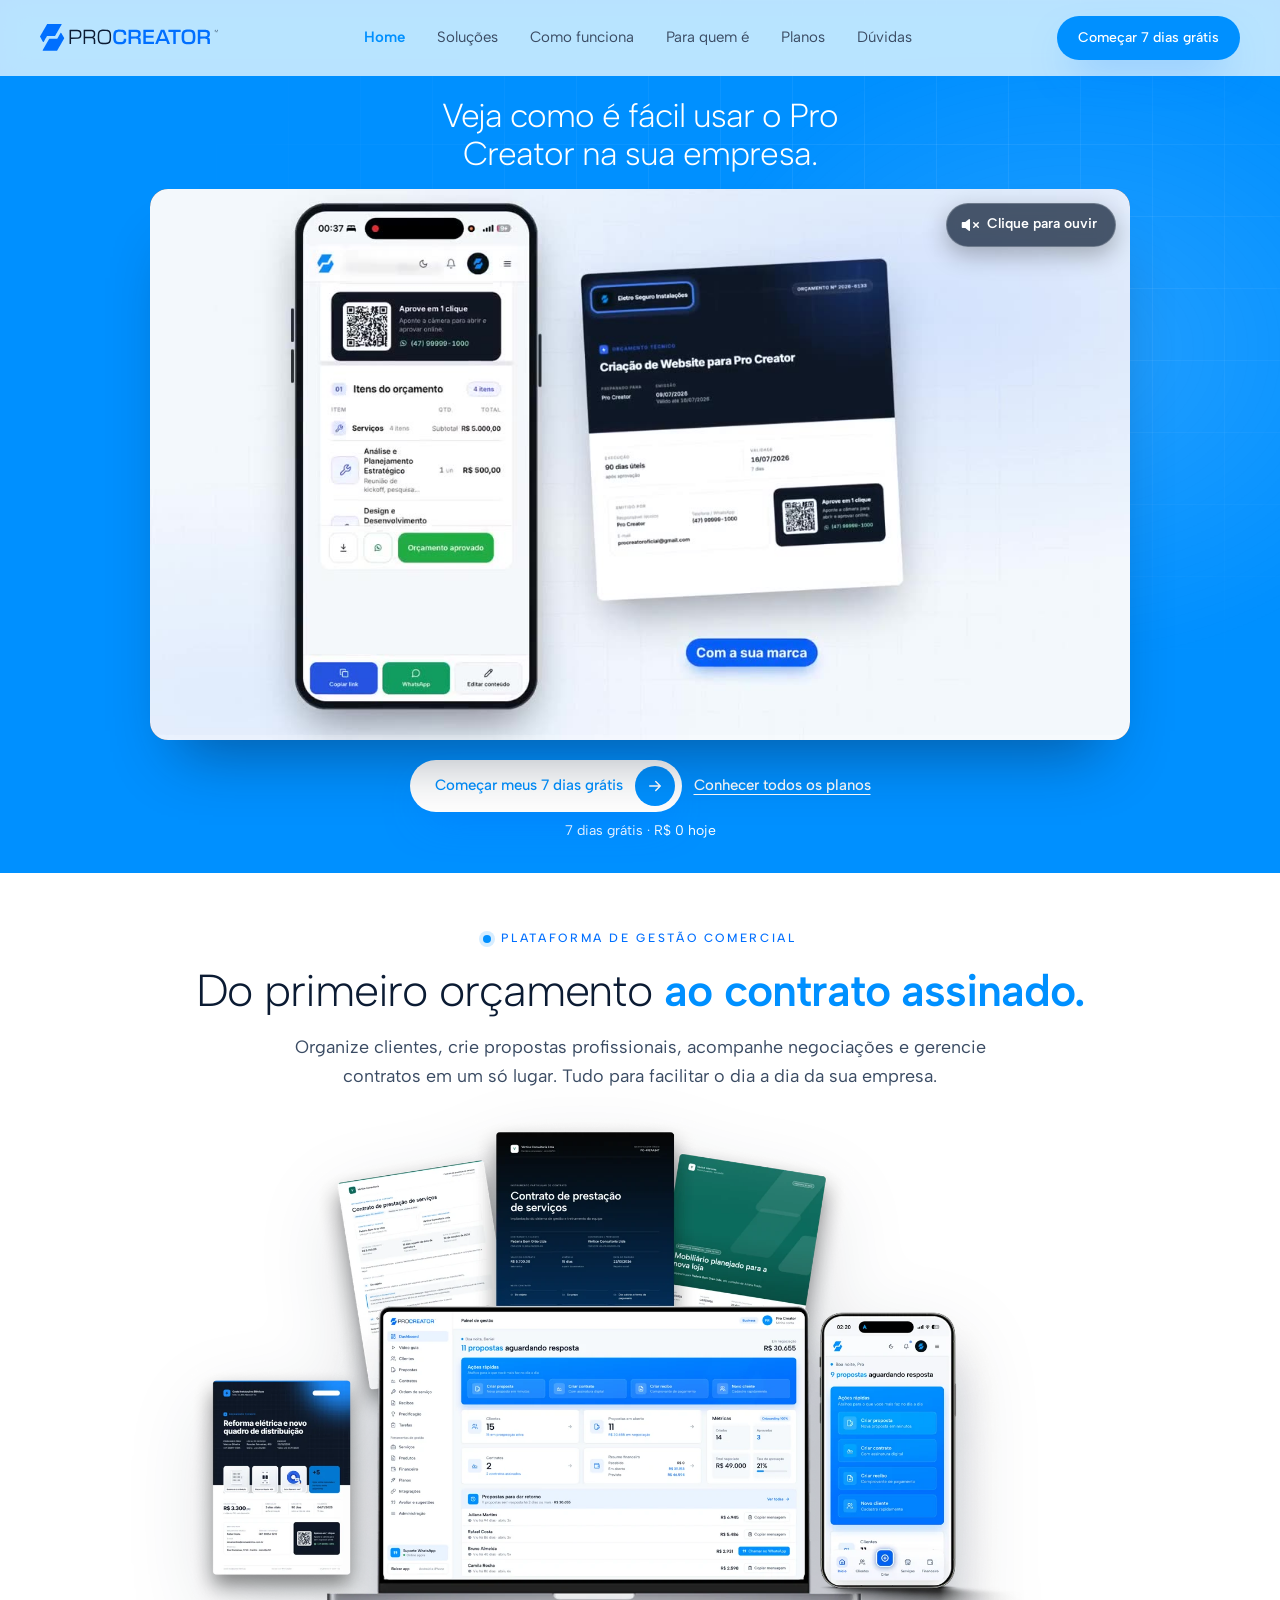
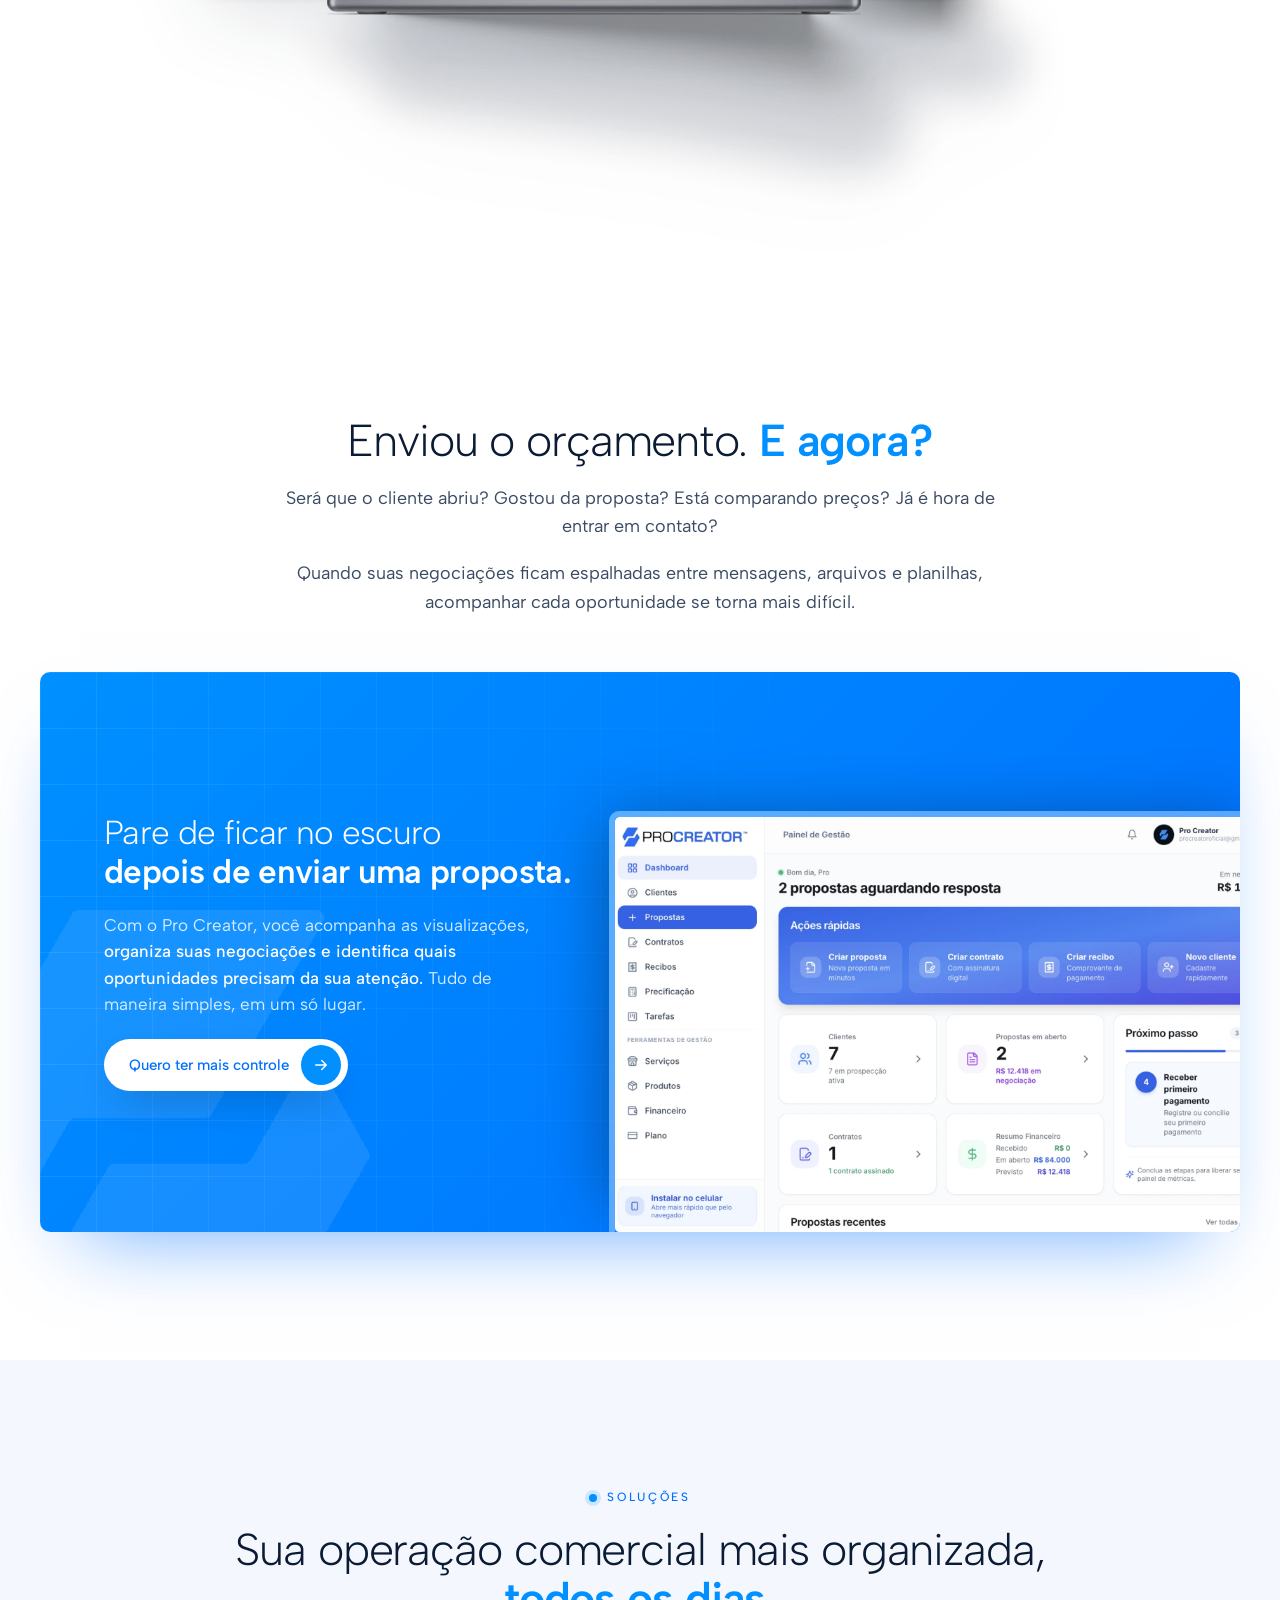
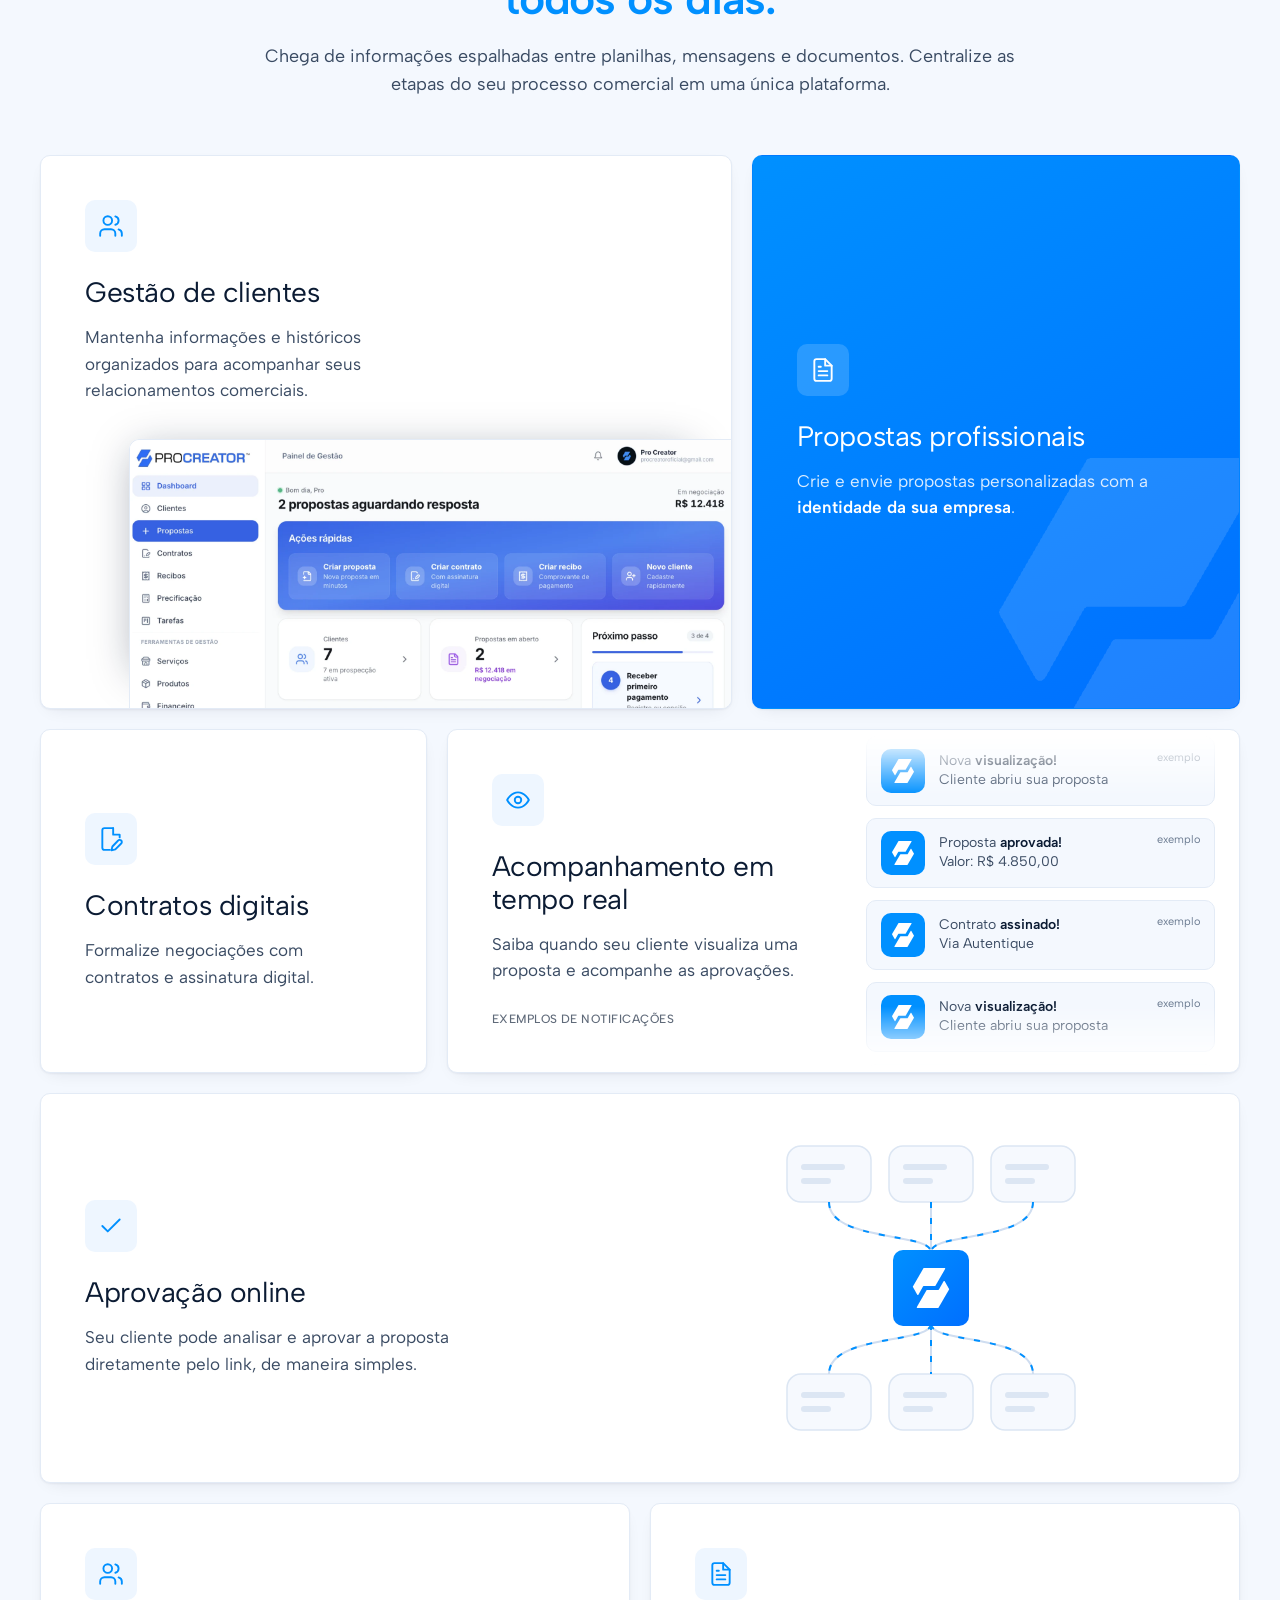
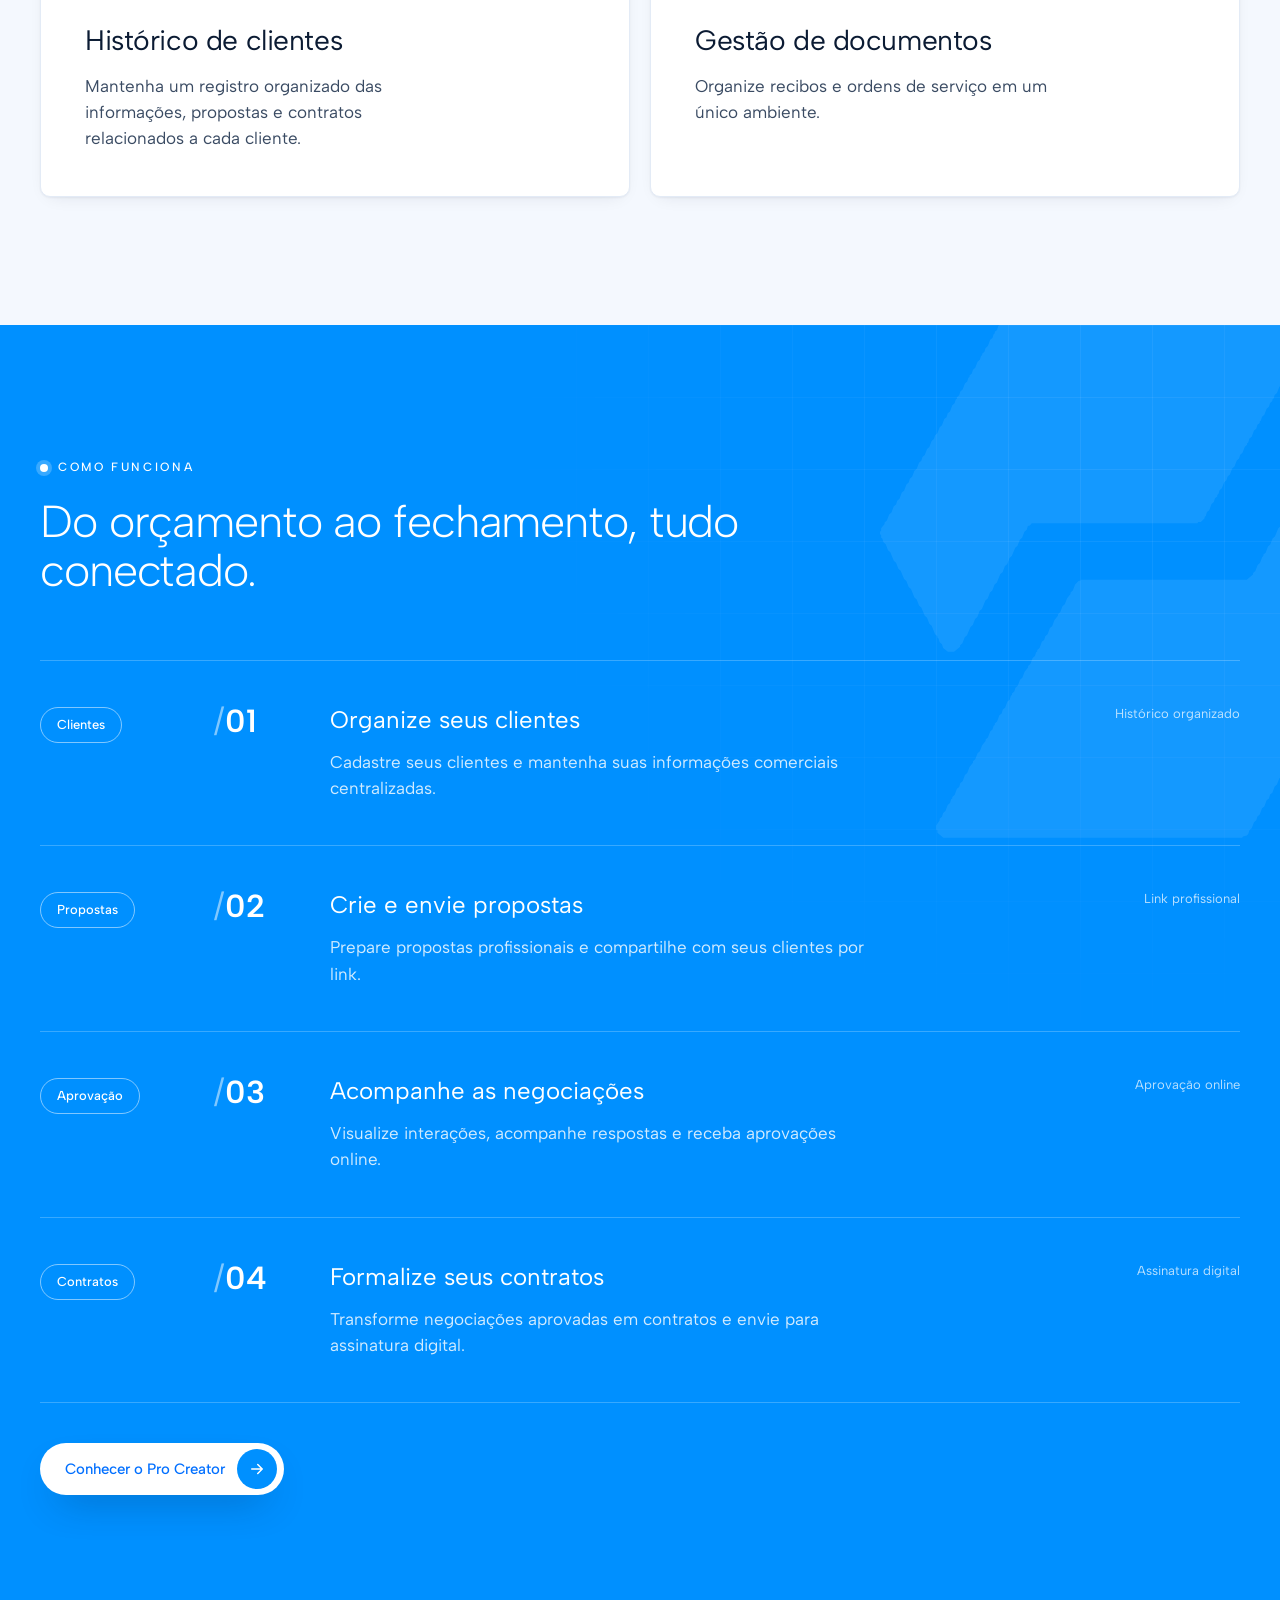
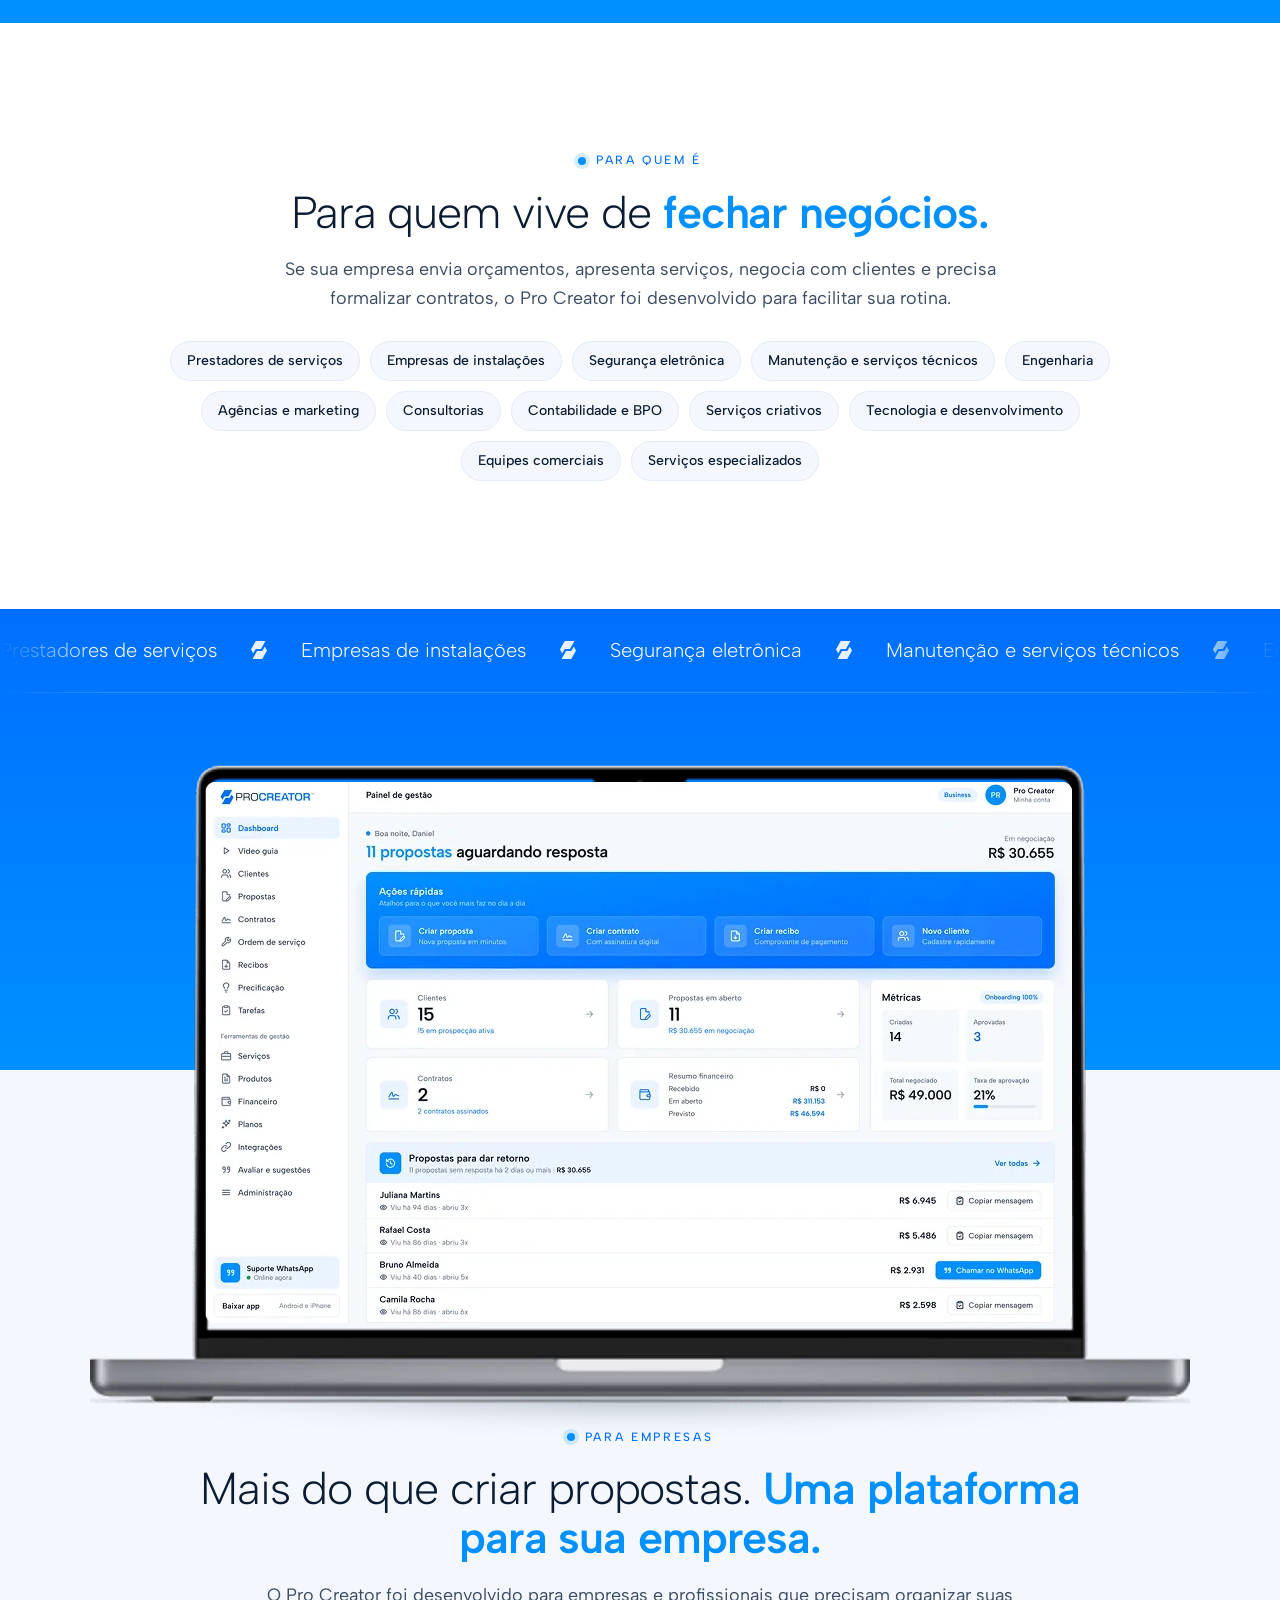
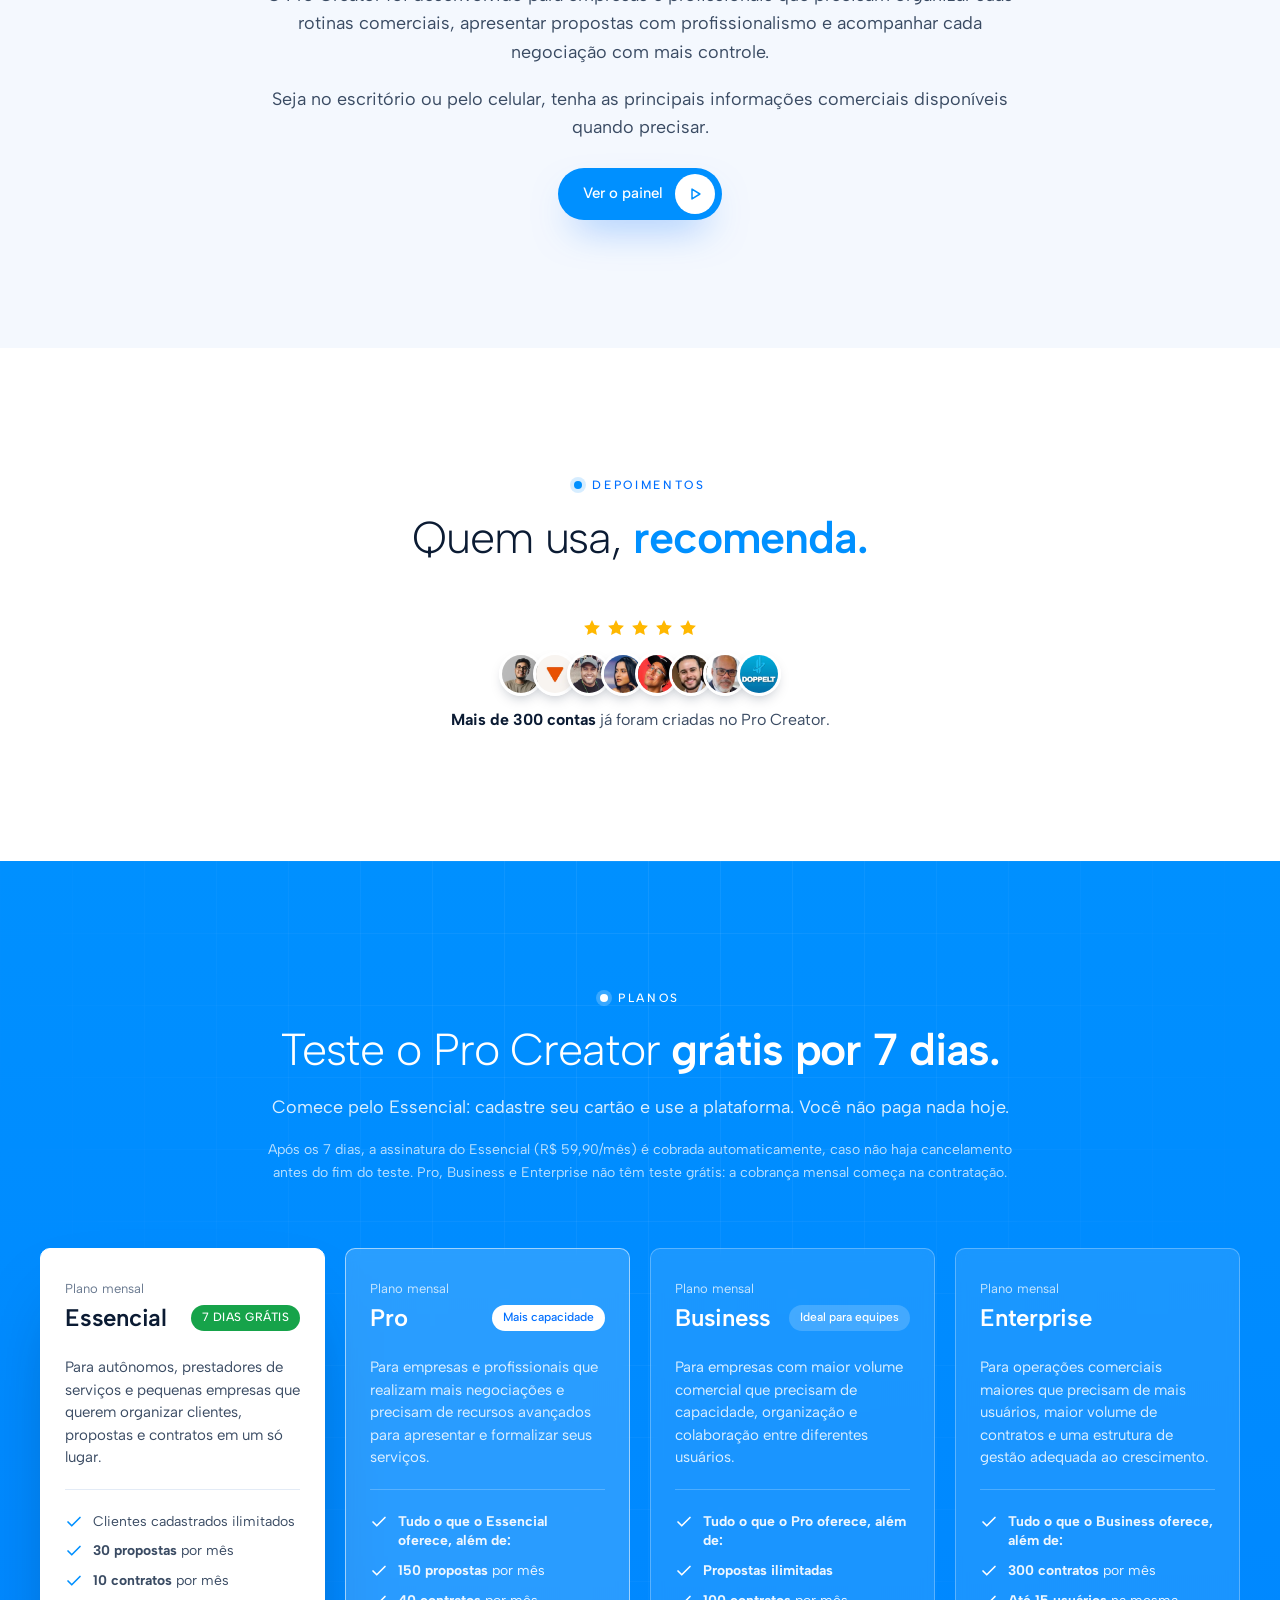
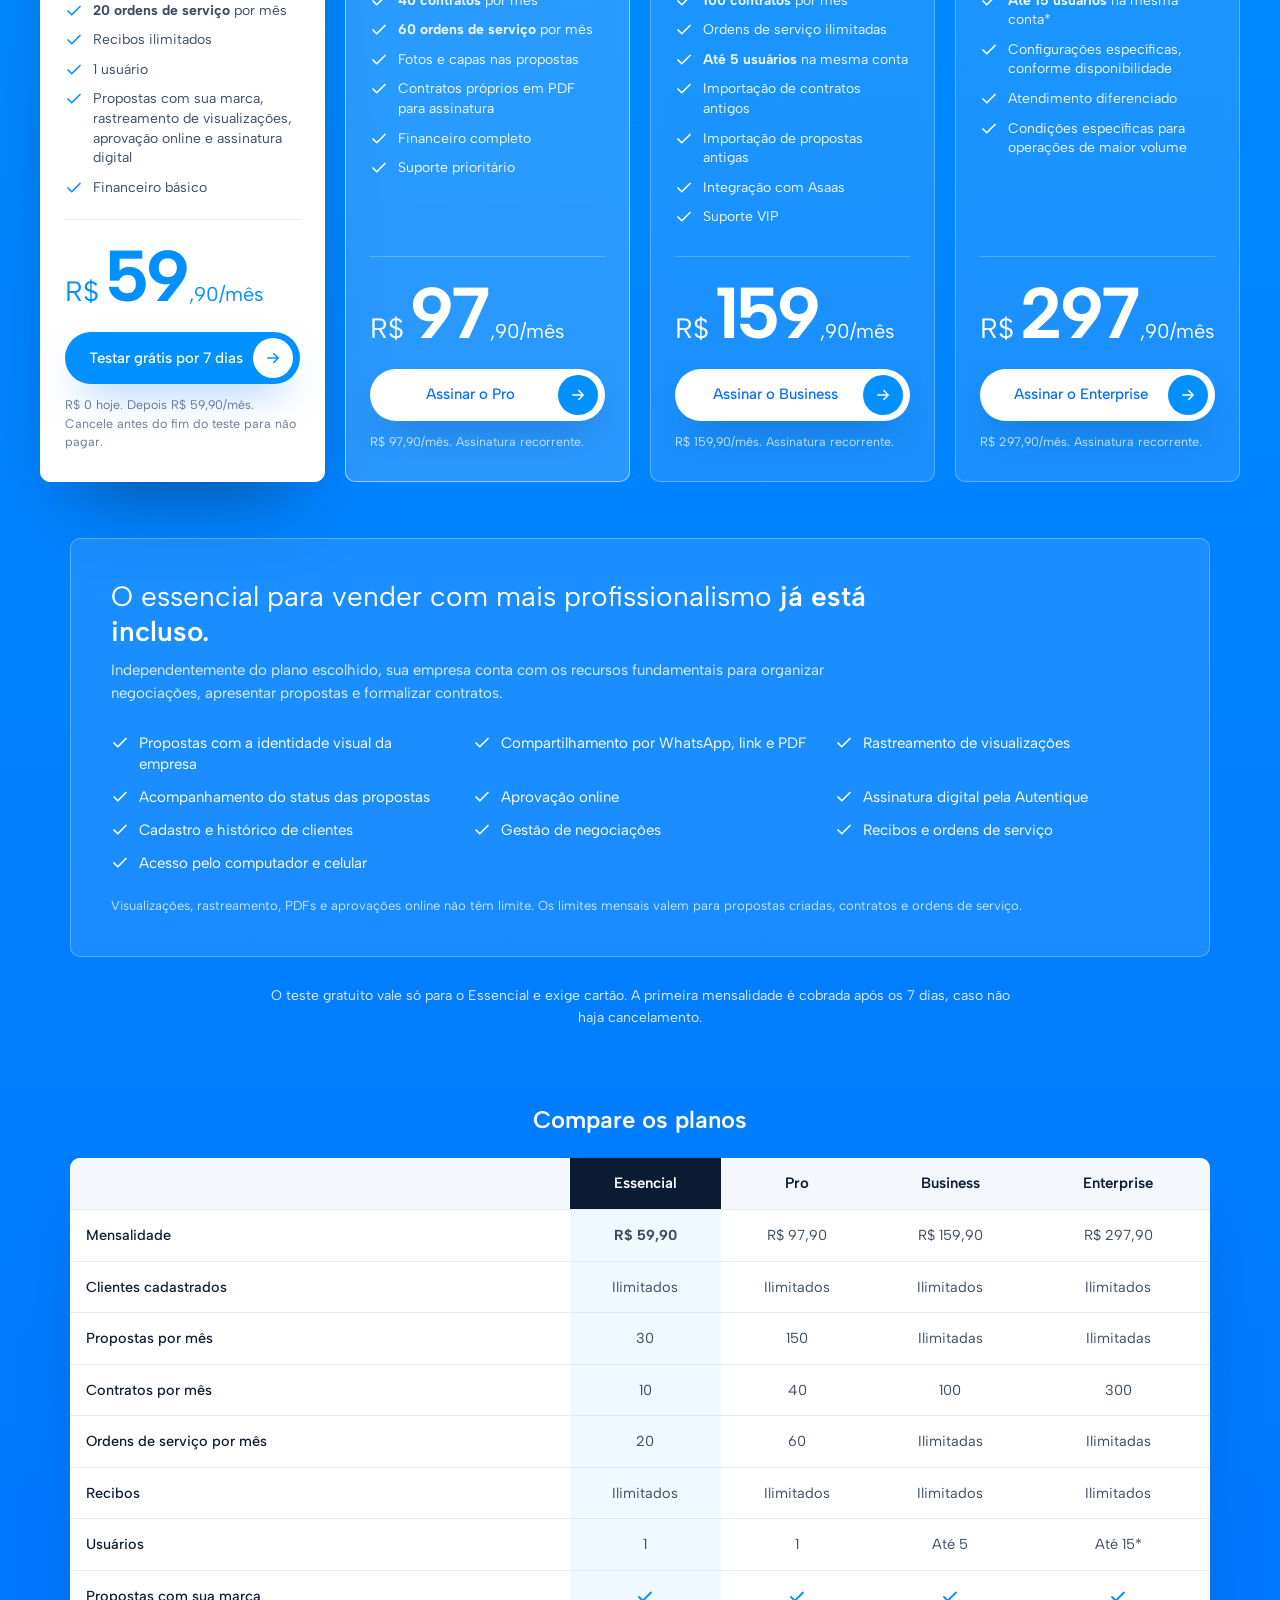
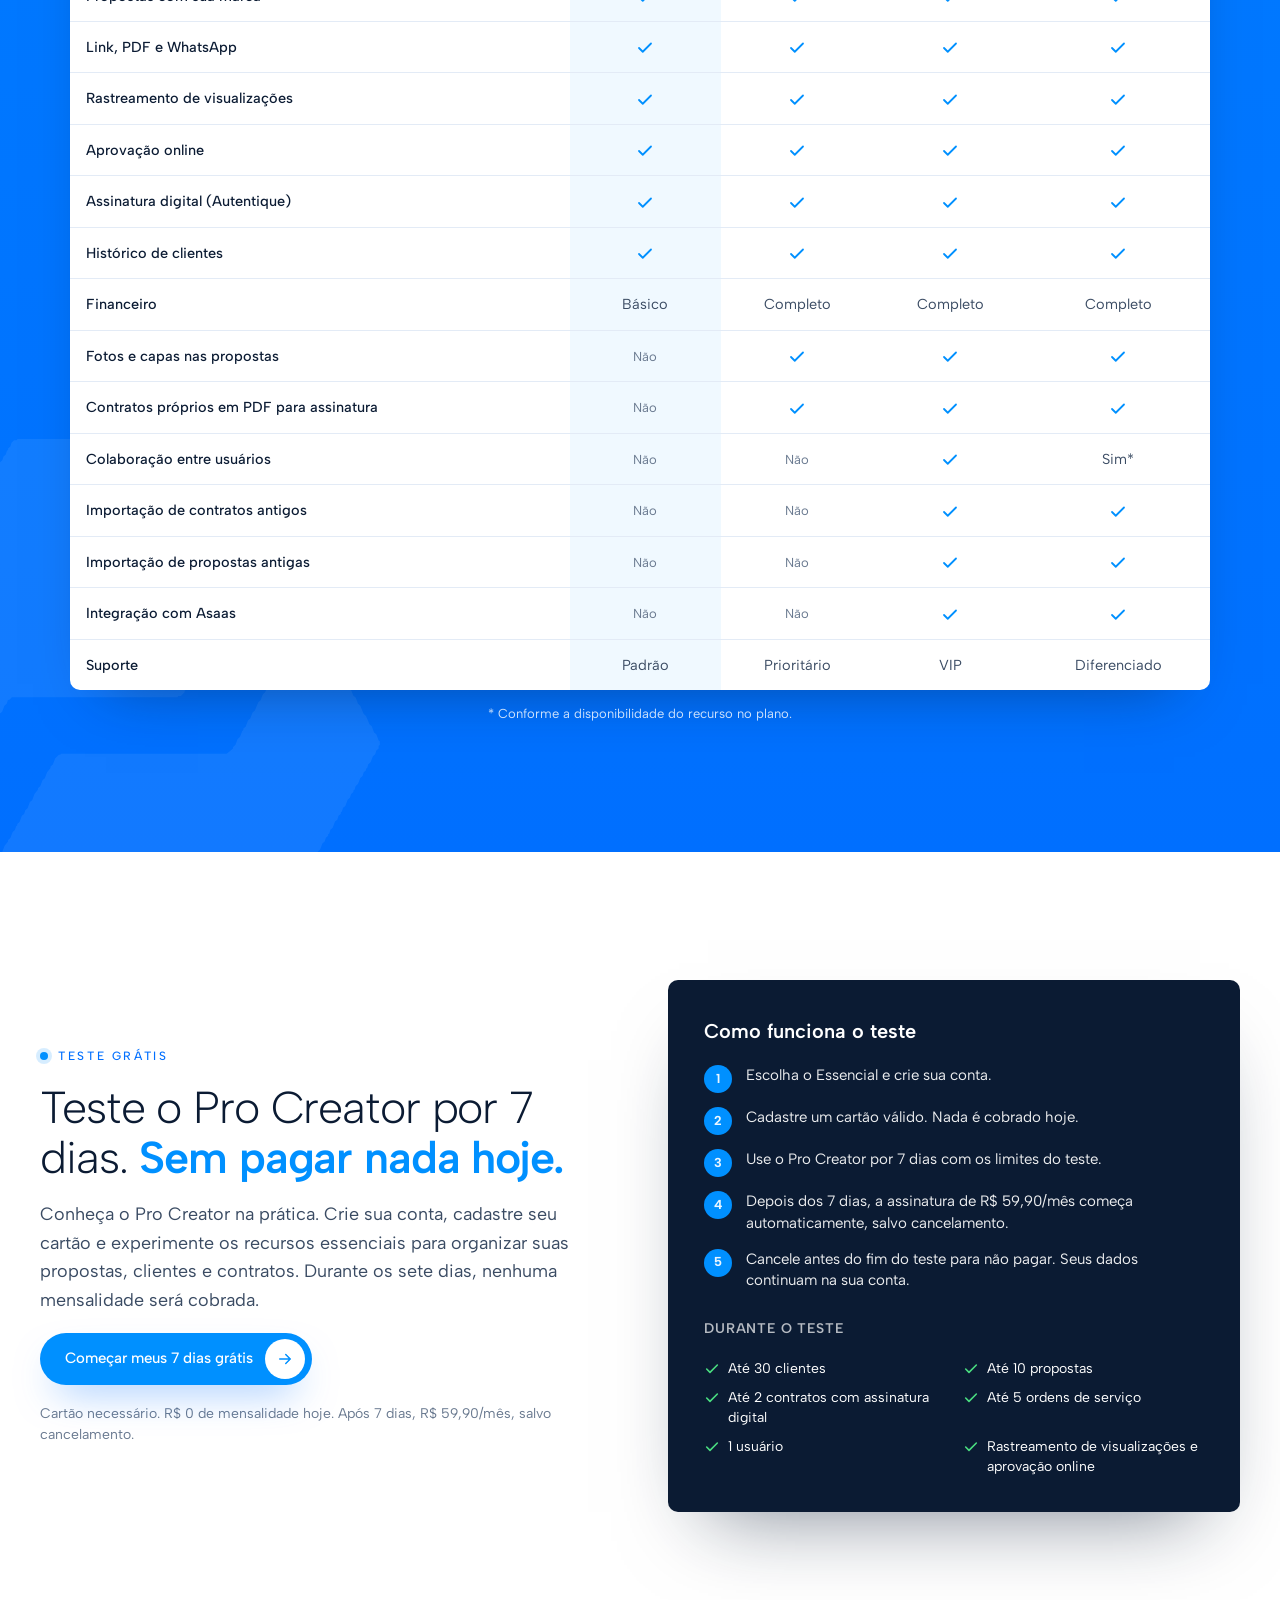
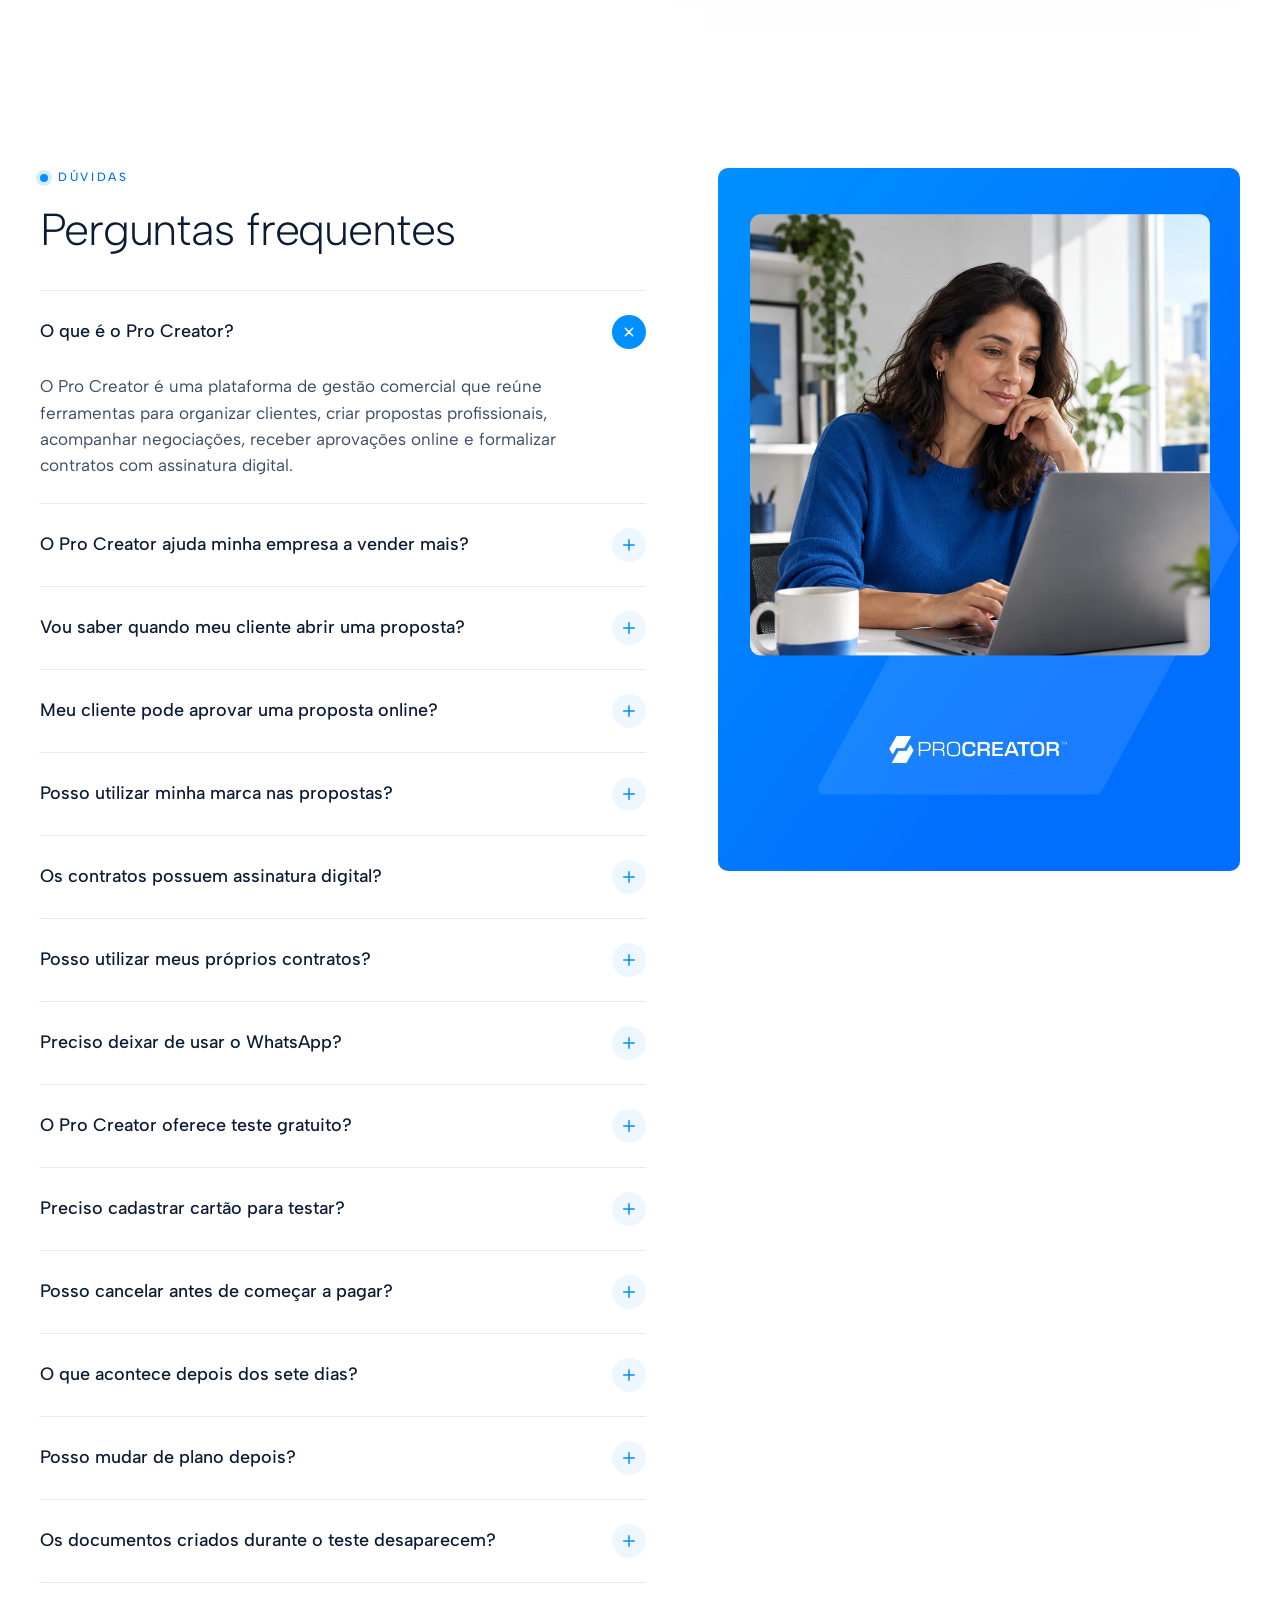
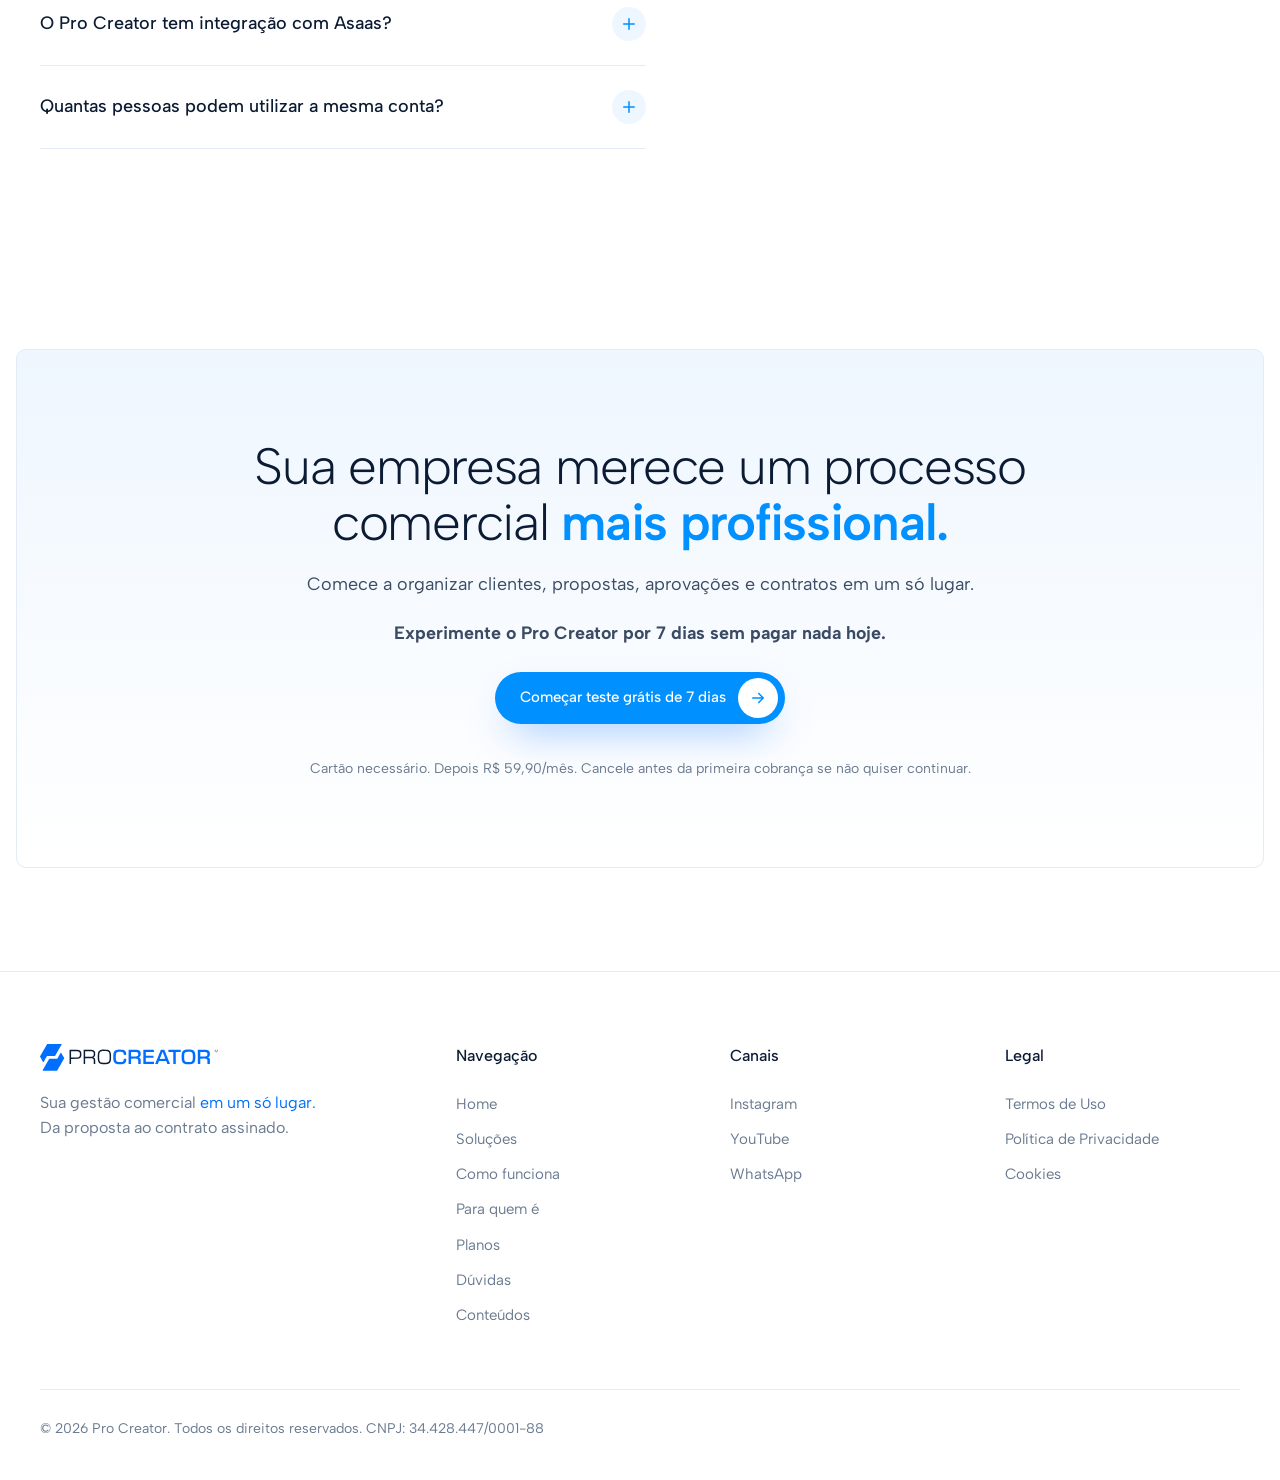
<file: index.html>
<!doctype html>
<html lang="pt-BR">
<head>
<meta name="robots" content="noindex, nofollow">
<meta charset="utf-8">
<meta name="viewport" content="width=device-width, initial-scale=1">
<title>Pro Creator | Propostas, contratos e assinatura digital</title>
<meta name="description" content="Sistema de gestão comercial: crie propostas e orçamentos, acompanhe aprovações e feche contratos com assinatura digital. Plataforma de gestão comercial: do primeiro orçamento ao contrato assinado. Teste o Essencial grátis por 7 dias.">
<meta name="google-site-verification" content="EQTBJFn6P7M4_oUG155E9_s67G8eYXeV-26ndWRN-9Y">
<link rel="canonical" href="https://procreator.com.br/">
<meta property="og:url" content="https://procreator.com.br/">
<meta property="og:site_name" content="Pro Creator">
<script type="application/ld+json">[{"@context": "https://schema.org", "@type": "WebSite", "name": "Pro Creator", "alternateName": ["ProCreator", "procreator.com.br"], "url": "https://procreator.com.br/", "inLanguage": "pt-BR"}, {"@context": "https://schema.org", "@type": "Organization", "name": "Pro Creator", "url": "https://procreator.com.br/", "logo": "https://procreator.com.br/assets/img/logo-icone.png", "sameAs": ["https://www.instagram.com/procreatoroficial/", "https://www.youtube.com/@ProCreatoroficial"]}, {"@context": "https://schema.org", "@type": "SoftwareApplication", "name": "Pro Creator", "applicationCategory": "BusinessApplication", "operatingSystem": "Web", "url": "https://procreator.com.br/", "description": "Organize clientes, crie propostas profissionais, acompanhe aprovações e formalize contratos com assinatura digital. Plataforma de gestão comercial: do primeiro orçamento ao contrato assinado. Teste o Essencial grátis por 7 dias.", "offers": [{"@type": "Offer", "name": "Essencial (mensal, 7 dias grátis)", "price": "59.90", "priceCurrency": "BRL"}, {"@type": "Offer", "name": "Pro (mensal)", "price": "97.90", "priceCurrency": "BRL"}, {"@type": "Offer", "name": "Business (mensal)", "price": "159.90", "priceCurrency": "BRL"}, {"@type": "Offer", "name": "Enterprise (mensal)", "price": "297.90", "priceCurrency": "BRL"}]}]</script>
<meta name="theme-color" content="#0090FF">
<meta property="og:type" content="website">
<meta property="og:locale" content="pt_BR">
<meta property="og:title" content="Pro Creator | Propostas, contratos e assinatura digital">
<meta property="og:description" content="Da proposta ao contrato assinado, em um só lugar. Teste grátis por 7 dias no plano Essencial.">
<meta property="og:image" content="https://procreator.com.br/assets/img/og-home.jpg">
<meta property="og:image:width" content="1200">
<meta property="og:image:height" content="630">
<meta property="og:image:alt" content="Pro Creator: sua gestão comercial em um só lugar. Da proposta ao contrato assinado.">
<meta name="twitter:card" content="summary_large_image">
<meta name="twitter:title" content="Pro Creator | Propostas, contratos e assinatura digital">
<meta name="twitter:description" content="Da proposta ao contrato assinado, em um só lugar. Teste grátis por 7 dias no plano Essencial.">
<meta name="twitter:image" content="https://procreator.com.br/assets/img/og-home.jpg">
<link rel="icon" type="image/png" href="assets/img/favicon.png">
<link rel="apple-touch-icon" href="assets/img/apple-touch-icon.png">
<link rel="preconnect" href="https://fonts.googleapis.com">
<link rel="preconnect" href="https://fonts.gstatic.com" crossorigin>
<link href="https://fonts.googleapis.com/css2?family=Albert+Sans:wght@300;400;500;600;700&display=swap" rel="stylesheet">
<link rel="preload" as="image" href="assets/img/mockup-procreator.webp">
<link rel="stylesheet" href="assets/css/style.css?v=20261107hero2">
<style>
#pc-loader{position:fixed;inset:0;z-index:10000;background:#fff;display:flex;align-items:center;justify-content:center;transition:opacity .35s ease,visibility .35s}
#pc-loader.done{opacity:0;visibility:hidden}
#pc-loader img{width:44px;height:auto;animation:pcspin .9s linear infinite}
@keyframes pcspin{to{transform:rotate(360deg)}}
@media (prefers-reduced-motion:reduce){#pc-loader img{animation:none}}
</style>
<noscript><style>#pc-loader{display:none}</style></noscript>
<script>document.documentElement.classList.add('js')</script>

<!-- Meta Pixel (Pro Creator) -->
<script>
!function(f,b,e,v,n,t,s){if(f.fbq)return;n=f.fbq=function(){n.callMethod?n.callMethod.apply(n,arguments):n.queue.push(arguments)};if(!f._fbq)f._fbq=n;n.push=n;n.loaded=!0;n.version='2.0';n.queue=[];t=b.createElement(e);t.async=!0;t.src=v;s=b.getElementsByTagName(e)[0];s.parentNode.insertBefore(t,s)}(window,document,'script','https://connect.facebook.net/en_US/fbevents.js');
fbq('init','912571467763616');fbq('track','PageView');
</script>
<noscript><img height="1" width="1" style="display:none" alt="" src="https://www.facebook.com/tr?id=912571467763616&ev=PageView&noscript=1"></noscript>
<!-- Microsoft Clarity -->
<script type="text/javascript">
    (function(c,l,a,r,i,t,y){
        c[a]=c[a]||function(){(c[a].q=c[a].q||[]).push(arguments)};
        t=l.createElement(r);t.async=1;t.src="https://www.clarity.ms/tag/"+i;
        y=l.getElementsByTagName(r)[0];y.parentNode.insertBefore(t,y);
    })(window, document, "clarity", "script", "ymf9uyrxub");
</script>
<!-- Pro Creator Analytics -->
<script src="https://procreator.app.br/pc-track.js" data-site="pcs_486d0abb95674caa" data-key="phc_qgMZm2yoKrikoGFcP8EuNFkKKvJFtFn4U3MuxDCo4K94" data-region="us" defer></script>
<link rel="preconnect" href="https://buy.stripe.com"><link rel="preconnect" href="https://js.stripe.com"><link rel="dns-prefetch" href="https://m.stripe.network">
</head>
<body>
<div id="pc-loader" aria-hidden="true"><img src="assets/img/simbolo.svg" alt="" width="44" height="48"></div>
<script>(function(){var l=document.getElementById("pc-loader");function h(){if(l)l.classList.add("done")}if(document.readyState!=="loading")h();else document.addEventListener("DOMContentLoaded",h);setTimeout(h,1200)})();</script>

<!-- Ícones -->
<svg width="0" height="0" style="position:absolute" aria-hidden="true">
  <symbol id="i-arrow" viewBox="0 0 24 24"><path d="M5 12h14M13 6l6 6-6 6"/></symbol>
  <symbol id="i-check" viewBox="0 0 24 24"><path d="M20 6 9 17l-5-5"/></symbol>
  <symbol id="i-plus" viewBox="0 0 24 24"><path d="M12 5v14M5 12h14"/></symbol>
  <symbol id="i-menu" viewBox="0 0 24 24"><path d="M4 7h16M4 12h16M4 17h16"/></symbol>
  <symbol id="i-play" viewBox="0 0 24 24"><path d="M8 5.5v13l10.5-6.5z"/></symbol>
  <symbol id="i-eye" viewBox="0 0 24 24"><path d="M2 12s3.5-7 10-7 10 7 10 7-3.5 7-10 7S2 12 2 12z"/><circle cx="12" cy="12" r="3"/></symbol>
  <symbol id="i-users" viewBox="0 0 24 24"><path d="M16 21v-2a4 4 0 0 0-4-4H6a4 4 0 0 0-4 4v2"/><circle cx="9" cy="7" r="4"/><path d="M22 21v-2a4 4 0 0 0-3-3.87M16 3.13a4 4 0 0 1 0 7.75"/></symbol>
  <symbol id="i-file" viewBox="0 0 24 24"><path d="M14 2H6a2 2 0 0 0-2 2v16a2 2 0 0 0 2 2h12a2 2 0 0 0 2-2V8z"/><path d="M14 2v6h6M16 13H8M16 17H8M10 9H8"/></symbol>
  <symbol id="i-file-sign" viewBox="0 0 24 24"><path d="M14 2H6a2 2 0 0 0-2 2v16a2 2 0 0 0 2 2h5"/><path d="M14 2v6h6M20 8v2.5"/><path d="M18.4 13.6a2 2 0 1 1 2.8 2.8L16 21.6l-3.6.9.9-3.6z"/></symbol>
  <symbol id="i-file-down" viewBox="0 0 24 24"><path d="M14 2H6a2 2 0 0 0-2 2v16a2 2 0 0 0 2 2h12a2 2 0 0 0 2-2V8z"/><path d="M14 2v6h6M12 12v6M9 15l3 3 3-3"/></symbol>
  <symbol id="i-sparkles" viewBox="0 0 24 24"><path d="M12 3l1.9 5.1L19 10l-5.1 1.9L12 17l-1.9-5.1L5 10l5.1-1.9z"/><path d="M19 3v4M21 5h-4M5 17v4M7 19H3"/></symbol>
  <symbol id="i-clipboard" viewBox="0 0 24 24"><rect x="8" y="2" width="8" height="4" rx="1"/><path d="M16 4h2a2 2 0 0 1 2 2v14a2 2 0 0 1-2 2H6a2 2 0 0 1-2-2V6a2 2 0 0 1 2-2h2"/><path d="m9 14 2 2 4-4"/></symbol>
  <symbol id="i-briefcase" viewBox="0 0 24 24"><rect x="2" y="7" width="20" height="14" rx="2"/><path d="M16 7V5a2 2 0 0 0-2-2h-4a2 2 0 0 0-2 2v2M2 13h20"/></symbol>
  <symbol id="i-pen-tool" viewBox="0 0 24 24"><path d="m12 19 7-7 3 3-7 7z"/><path d="m18 13-1.5-7.5L2 2l3.5 14.5L13 18z"/><path d="m2 2 7.6 7.6"/><circle cx="11" cy="11" r="2"/></symbol>
  <symbol id="i-wrench" viewBox="0 0 24 24"><path d="M14.7 6.3a1 1 0 0 0 0 1.4l1.6 1.6a1 1 0 0 0 1.4 0l3.77-3.77a6 6 0 0 1-7.94 7.94l-6.91 6.91a2.12 2.12 0 0 1-3-3l6.91-6.91a6 6 0 0 1 7.94-7.94z"/></symbol>
  <symbol id="i-bulb" viewBox="0 0 24 24"><path d="M9 18h6M10 22h4"/><path d="M15.1 14c.2-1 .7-1.7 1.4-2.5A4.6 4.6 0 0 0 18 8 6 6 0 0 0 6 8c0 1 .2 2.2 1.5 3.5.7.7 1.3 1.5 1.4 2.5"/></symbol>
  <symbol id="i-pen" viewBox="0 0 24 24"><path d="M12 20h9"/><path d="M16.5 3.5a2.12 2.12 0 0 1 3 3L7 19l-4 1 1-4z"/></symbol>
  <symbol id="i-wallet" viewBox="0 0 24 24"><path d="M19 7V4a1 1 0 0 0-1-1H5a2 2 0 0 0 0 4h15a1 1 0 0 1 1 1v4h-3a2 2 0 0 0 0 4h3a1 1 0 0 0 1-1v-2a1 1 0 0 0-1-1"/><path d="M3 5v14a2 2 0 0 0 2 2h15a1 1 0 0 0 1-1v-4"/></symbol>
  <symbol id="i-layout" viewBox="0 0 24 24"><rect x="3" y="3" width="7" height="9" rx="1.5"/><rect x="14" y="3" width="7" height="5" rx="1.5"/><rect x="14" y="12" width="7" height="9" rx="1.5"/><rect x="3" y="16" width="7" height="5" rx="1.5"/></symbol>
  <symbol id="i-link" viewBox="0 0 24 24"><path d="M10 13a5 5 0 0 0 7.54.54l3-3a5 5 0 0 0-7.07-7.07l-1.72 1.71"/><path d="M14 11a5 5 0 0 0-7.54-.54l-3 3a5 5 0 0 0 7.07 7.07l1.71-1.71"/></symbol>
  <symbol id="i-signature" viewBox="0 0 24 24"><path d="M3 16c2.5-2.5 3.5-8 5.5-8S9.5 15 11.5 15s2-3 4-3 2 2 5.5 2"/><path d="M3 20h18"/></symbol>
  <symbol id="i-history" viewBox="0 0 24 24"><path d="M3 12a9 9 0 1 0 3-6.7L3 8"/><path d="M3 3v5h5M12 7v5l3.5 2"/></symbol>
  <symbol id="i-lock" viewBox="0 0 24 24"><rect x="5" y="11" width="14" height="10" rx="2"/><path d="M8 11V7a4 4 0 0 1 8 0v4"/></symbol>
  <symbol id="i-quote" viewBox="0 0 24 24"><path d="M10 11H6a1 1 0 0 1-1-1V7a1 1 0 0 1 1-1h3a1 1 0 0 1 1 1v6c0 3-1.5 4.5-4 5M20 11h-4a1 1 0 0 1-1-1V7a1 1 0 0 1 1-1h3a1 1 0 0 1 1 1v6c0 3-1.5 4.5-4 5"/></symbol>
</svg>

<header class="header" id="topo">
  <div class="container">
    <a class="brand" href="#inicio" aria-label="Pro Creator, início"><img src="assets/img/logo-procreator.svg" alt="Pro Creator" width="178" height="27"></a>
    <nav class="nav" aria-label="Principal">
      <a href="#inicio" class="is-active">Home</a>
      <a href="#solucoes">Soluções</a>
      <a href="#como-funciona">Como funciona</a>
      <a href="/para-quem-e/">Para quem é</a>
      <a href="/planos/">Planos</a>
      <a href="#duvidas">Dúvidas</a>
    </nav>
    <div class="header-cta">
      <a class="btn btn-primary btn-sm" data-checkout data-plan="essencial" data-value="59.90" href="https://buy.stripe.com/cNiaEXf2n9af7QYevH2Nq03" target="_blank" rel="noopener noreferrer">Começar 7 dias grátis</a>
      <button class="menu-toggle" type="button" aria-expanded="false" aria-controls="mobile-nav" aria-label="Abrir menu"><svg class="icon"><use href="#i-menu"/></svg></button>
    </div>
  </div>
</header>
<nav class="mobile-nav" id="mobile-nav" aria-label="Menu mobile">
  <a href="#inicio">Home</a>
  <a href="#solucoes">Soluções</a>
  <a href="#como-funciona">Como funciona</a>
  <a href="/para-quem-e/">Para quem é</a>
  <a href="/planos/">Planos</a>
  <a href="#duvidas">Dúvidas</a>
  <a class="btn btn-primary" data-checkout data-plan="essencial" data-value="59.90" href="https://buy.stripe.com/cNiaEXf2n9af7QYevH2Nq03" target="_blank" rel="noopener noreferrer">Começar 7 dias grátis <span class="btn-arrow"><svg class="icon"><use href="#i-arrow"/></svg></span></a>
</nav>

<main>

  <!-- HERO -->
  <section class="hero hero-v" id="inicio">
    <div class="container hero-split">
      <div class="hs-copy">
        <h1 class="h1 hv-title">Veja como é fácil usar o Pro Creator na sua empresa.</h1>
        <div class="hero-video hs-video" id="vsl" data-vsl>
          <video data-vsl-video src="assets/video/vsl-trial.mp4?v=20261107" poster="assets/img/vsl-trial-capa.jpg?v=20261107" autoplay muted loop playsinline preload="metadata" fetchpriority="high" aria-label="Demonstração do Pro Creator"></video>
          <button type="button" data-vsl-unmute class="vsl-unmute" aria-label="Ativar o som do vídeo">
            <svg width="18" height="18" viewBox="0 0 24 24" fill="none" stroke="currentColor" stroke-width="2" stroke-linecap="round" stroke-linejoin="round" aria-hidden="true"><path d="M11 5L6 9H2v6h4l5 4V5z" fill="currentColor"/><line x1="23" y1="9" x2="17" y2="15"/><line x1="17" y1="9" x2="23" y2="15"/></svg>
            <span class="vsl-unmute-t">Toque para ouvir</span><span class="vsl-unmute-d">Clique para ouvir</span>
          </button>
          <span data-vsl-play class="vsl-play" hidden aria-hidden="true"><svg width="30" height="30" viewBox="0 0 24 24" aria-hidden="true"><path d="M8 5.5v13l11-6.5z" fill="#fff"/></svg></span>
          <span class="vsl-bar" aria-hidden="true"><span data-vsl-progress></span></span>
        </div>
        <div class="hero-actions">
          <a class="btn btn-primary btn-nowrap" data-checkout data-plan="essencial" data-value="59.90" href="https://buy.stripe.com/cNiaEXf2n9af7QYevH2Nq03" target="_blank" rel="noopener noreferrer">Começar meus 7 dias grátis <span class="btn-arrow"><svg class="icon"><use href="#i-arrow"/></svg></span></a>
          <a class="btn btn-ghost-light btn-hero2" href="#planos">Conhecer todos os planos</a>
        </div>
        <p class="microcopy hs-cond">7 dias grátis · R$ 0 hoje</p>
      </div>
    </div>
  </section>

  <!-- PLATAFORMA (mockup) -->
  <section class="section hero-mock-sec" aria-label="Pro Creator no computador e no celular">
    <div class="container">
      <div class="section-head" data-reveal>
        <span class="eyebrow">Plataforma de gestão comercial</span>
        <h2 class="h2">Do primeiro orçamento <strong>ao contrato assinado.</strong></h2>
        <p class="lead">Organize clientes, crie propostas profissionais, acompanhe negociações e gerencie contratos em um só lugar. Tudo para facilitar o dia a dia da sua empresa.</p>
      </div>
      <img class="hs-mockup" src="assets/img/mockup-home.webp?v=1" alt="Dashboard do Pro Creator com prévias de uma proposta comercial e de um contrato para assinatura." width="1600" height="1269" loading="lazy" decoding="async">
    </div>
  </section>

  <!-- MOCKUP -->
  <section class="mockup-band hs-hide-mob" aria-label="Pro Creator no notebook e no celular">
    <div class="container">
      <img class="mockup-band-img" loading="lazy" decoding="async" src="assets/img/painel-notebook.webp?v=2" alt="Pro Creator funcionando no notebook" width="1100" height="639">
    </div>
  </section>

  <!-- DOR -->
  <section class="section overview" id="visao-geral">
    <div class="container">
      <div class="section-head" data-reveal>
        <h2 class="h2">Enviou o orçamento. <strong class="nowrap">E agora?</strong></h2>
        <p class="lead">Será que o cliente abriu? Gostou da proposta? Está comparando preços? Já é hora de entrar em contato?</p>
        <p class="lead">Quando suas negociações ficam espalhadas entre mensagens, arquivos e planilhas, acompanhar cada oportunidade se torna mais difícil.</p>
      </div>
      <div class="demo" data-reveal>
        <img class="demo-mark" src="assets/img/simbolo-branco.svg" alt="" aria-hidden="true">
        <div class="demo-copy">
          <h3>Pare de ficar no escuro <strong>depois de enviar uma proposta.</strong></h3>
          <p>Com o Pro Creator, você acompanha as visualizações, <strong>organiza suas negociações e identifica quais oportunidades precisam da sua atenção.</strong> Tudo de maneira simples, em um só lugar.</p>
          <a class="btn btn-white" href="#planos">Quero ter mais controle <span class="btn-arrow"><svg class="icon"><use href="#i-arrow"/></svg></span></a>
        </div>
        <div class="demo-media">
          <img src="assets/img/tela-dashboard.webp" alt="Painel de gestão do Pro Creator com propostas aguardando resposta" width="1894" height="1184" loading="lazy">
        </div>
      </div>
    </div>
  </section>


  <!-- SOLUÇÕES -->
  <section class="section solutions" id="solucoes">
    <div class="container">
      <div class="section-head" data-reveal>
        <span class="eyebrow">Soluções</span>
        <h2 class="h2">Sua operação comercial mais organizada, <strong>todos os dias.</strong></h2>
        <p class="lead">Chega de informações espalhadas entre planilhas, mensagens e documentos. Centralize as etapas do seu processo comercial em uma única plataforma.</p>
      </div>

      <div class="bento">
        <article class="card span-7" data-reveal>
          <span class="tile"><svg class="icon"><use href="#i-users"/></svg></span>
          <h3>Gestão de clientes</h3>
          <p>Mantenha informações e históricos organizados para acompanhar seus relacionamentos comerciais.</p>
          <div class="card-media"><img src="assets/img/tela-dashboard.webp" alt="Tela de gestão de clientes do Pro Creator" width="1894" height="1184" loading="lazy"></div>
        </article>

        <article class="card card-blue span-5" data-reveal>
          <img class="card-mark" src="assets/img/simbolo-branco.svg" alt="" aria-hidden="true">
          <span class="tile"><svg class="icon"><use href="#i-file"/></svg></span>
          <h3>Propostas profissionais</h3>
          <p>Crie e envie propostas personalizadas com a <strong>identidade da sua empresa</strong>.</p>
        </article>

        <article class="card card-center span-4" data-reveal>
          <span class="tile"><svg class="icon"><use href="#i-file-sign"/></svg></span>
          <h3>Contratos digitais</h3>
          <p>Formalize negociações com contratos e assinatura digital.</p>
        </article>

        <article class="card card-split span-8" data-reveal>
          <div class="card-copy">
            <span class="tile"><svg class="icon"><use href="#i-eye"/></svg></span>
            <h3>Acompanhamento em tempo real</h3>
            <p>Saiba quando seu cliente visualiza uma proposta e acompanhe as aprovações.</p>
            <span class="demo-label">Exemplos de notificações</span>
          </div>
          <div class="notify" aria-hidden="true">
            <div class="notify-track">
              <div class="notify-item"><span class="ni-logo"><img src="assets/img/simbolo-branco.svg" alt=""></span><p>Nova <b>visualização!</b><br>Cliente abriu sua proposta</p><time>exemplo</time></div>
              <div class="notify-item"><span class="ni-logo"><img src="assets/img/simbolo-branco.svg" alt=""></span><p>Proposta <b>aprovada!</b><br>Valor: R$ 4.850,00</p><time>exemplo</time></div>
              <div class="notify-item"><span class="ni-logo"><img src="assets/img/simbolo-branco.svg" alt=""></span><p>Contrato <b>assinado!</b><br>Via Autentique</p><time>exemplo</time></div>
              <div class="notify-item"><span class="ni-logo"><img src="assets/img/simbolo-branco.svg" alt=""></span><p>Nova <b>visualização!</b><br>Cliente abriu sua proposta</p><time>exemplo</time></div>
              <div class="notify-item"><span class="ni-logo"><img src="assets/img/simbolo-branco.svg" alt=""></span><p>Proposta <b>aprovada!</b><br>Valor: R$ 4.850,00</p><time>exemplo</time></div>
              <div class="notify-item"><span class="ni-logo"><img src="assets/img/simbolo-branco.svg" alt=""></span><p>Contrato <b>assinado!</b><br>Via Autentique</p><time>exemplo</time></div>
            </div>
          </div>
        </article>

        <article class="card card-split span-12" data-reveal>
          <div class="card-copy">
            <span class="tile"><svg class="icon"><use href="#i-check"/></svg></span>
            <h3>Aprovação online</h3>
            <p>Seu cliente pode analisar e aprovar a proposta diretamente pelo link, de maneira simples.</p>
          </div>
          <svg class="flow" viewBox="0 0 320 300" aria-hidden="true">
            <defs>
              <linearGradient id="g-tile" x1="0" y1="0" x2="1" y2="1"><stop offset="0" stop-color="#0090FF"/><stop offset="1" stop-color="#006FFF"/></linearGradient>
            </defs>
            <g fill="#F6F9FE" stroke="#DCE6F3" stroke-width="1.5">
              <rect x="16" y="8" width="84" height="56" rx="14"/><rect x="118" y="8" width="84" height="56" rx="14"/><rect x="220" y="8" width="84" height="56" rx="14"/>
              <rect x="16" y="236" width="84" height="56" rx="14"/><rect x="118" y="236" width="84" height="56" rx="14"/><rect x="220" y="236" width="84" height="56" rx="14"/>
            </g>
            <g fill="#DCE6F3">
              <rect x="30" y="26" width="44" height="6" rx="3"/><rect x="30" y="40" width="30" height="6" rx="3"/>
              <rect x="132" y="26" width="44" height="6" rx="3"/><rect x="132" y="40" width="30" height="6" rx="3"/>
              <rect x="234" y="26" width="44" height="6" rx="3"/><rect x="234" y="40" width="30" height="6" rx="3"/>
              <rect x="30" y="254" width="44" height="6" rx="3"/><rect x="30" y="268" width="30" height="6" rx="3"/>
              <rect x="132" y="254" width="44" height="6" rx="3"/><rect x="132" y="268" width="30" height="6" rx="3"/>
              <rect x="234" y="254" width="44" height="6" rx="3"/><rect x="234" y="268" width="30" height="6" rx="3"/>
            </g>
            <g fill="none" stroke="#CFDDF0" stroke-width="2">
              <path d="M58 64c0 40 102 30 102 50M160 64v50M262 64c0 40-102 30-102 50"/>
              <path d="M160 186c0 20-102 10-102 50M160 186v50M160 186c0 20 102 10 102 50"/>
            </g>
            <g fill="none" stroke="#0090FF" stroke-width="2" stroke-dasharray="6 10" class="flow-dash">
              <path d="M58 64c0 40 102 30 102 50M160 64v50M262 64c0 40-102 30-102 50"/>
              <path d="M160 186c0 20-102 10-102 50M160 186v50M160 186c0 20 102 10 102 50"/>
            </g>
            <rect x="122" y="112" width="76" height="76" rx="10" fill="url(#g-tile)"/>
            <image href="assets/img/simbolo-branco.svg" x="141" y="130" width="38" height="40"/>
          </svg>
        </article>

        <article class="card span-6" data-reveal>
          <span class="tile"><svg class="icon"><use href="#i-users"/></svg></span>
          <h3>Histórico de clientes</h3>
          <p>Mantenha um registro organizado das informações, propostas e contratos relacionados a cada cliente.</p>
        </article>

        <article class="card span-6" data-reveal>
          <span class="tile"><svg class="icon"><use href="#i-file"/></svg></span>
          <h3>Gestão de documentos</h3>
          <p>Organize recibos e ordens de serviço em um único ambiente.</p>
        </article>

      </div>
    </div>
  </section>

  <!-- COMO FUNCIONA -->
  <section class="section how" id="como-funciona">
    <img class="how-mark" src="assets/img/simbolo-branco.svg" alt="" aria-hidden="true">
    <div class="container">
      <span class="eyebrow">Como funciona</span>
      <h2 class="h2">Do orçamento ao fechamento, tudo conectado.</h2>
      <ol class="steps">
        <li class="step" data-reveal>
          <span class="chip">Clientes</span>
          <span class="step-num"><span>/</span>01</span>
          <div><h3>Organize seus clientes</h3><p>Cadastre seus clientes e mantenha suas informações comerciais centralizadas.</p></div>
          <span class="step-tag">Histórico organizado</span>
        </li>
        <li class="step" data-reveal>
          <span class="chip">Propostas</span>
          <span class="step-num"><span>/</span>02</span>
          <div><h3>Crie e envie propostas</h3><p>Prepare propostas profissionais e compartilhe com seus clientes por link.</p></div>
          <span class="step-tag">Link profissional</span>
        </li>
        <li class="step" data-reveal>
          <span class="chip">Aprovação</span>
          <span class="step-num"><span>/</span>03</span>
          <div><h3>Acompanhe as negociações</h3><p>Visualize interações, acompanhe respostas e receba aprovações online.</p></div>
          <span class="step-tag">Aprovação online</span>
        </li>
        <li class="step" data-reveal>
          <span class="chip">Contratos</span>
          <span class="step-num"><span>/</span>04</span>
          <div><h3>Formalize seus contratos</h3><p>Transforme negociações aprovadas em contratos e envie para assinatura digital.</p></div>
          <span class="step-tag">Assinatura digital</span>
        </li>
      </ol>
      <div class="how-cta">
        <a class="btn btn-white" href="#vsl">Conhecer o Pro Creator <span class="btn-arrow"><svg class="icon"><use href="#i-arrow"/></svg></span></a>
      </div>
    </div>
  </section>

  <!-- PARA QUEM É -->
  <section class="section audience" id="para-quem-e">
    <div class="container">
      <div class="section-head" data-reveal>
        <span class="eyebrow">Para quem é</span>
        <h2 class="h2">Para quem vive de <strong>fechar negócios.</strong></h2>
        <p class="lead">Se sua empresa envia orçamentos, apresenta serviços, negocia com clientes e precisa formalizar contratos, o Pro Creator foi desenvolvido para facilitar sua rotina.</p>
      </div>
      <ul class="segments" data-reveal><li>Prestadores de serviços</li><li>Empresas de instalações</li><li>Segurança eletrônica</li><li>Manutenção e serviços técnicos</li><li>Engenharia</li><li>Agências e marketing</li><li>Consultorias</li><li>Contabilidade e BPO</li><li>Serviços criativos</li><li>Tecnologia e desenvolvimento</li><li>Equipes comerciais</li><li>Serviços especializados</li></ul>
    </div>
  </section>


  <!-- VITRINE -->
  <section class="showcase" aria-label="Pro Creator no computador">
    <div class="marquee" aria-hidden="true">
      <div class="marquee-track">
        <div class="marquee-group"><span>Prestadores de serviços</span><img src="assets/img/simbolo-branco.svg" alt=""><span>Empresas de instalações</span><img src="assets/img/simbolo-branco.svg" alt=""><span>Segurança eletrônica</span><img src="assets/img/simbolo-branco.svg" alt=""><span>Manutenção e serviços técnicos</span><img src="assets/img/simbolo-branco.svg" alt=""><span>Engenharia</span><img src="assets/img/simbolo-branco.svg" alt=""><span>Agências e marketing</span><img src="assets/img/simbolo-branco.svg" alt=""><span>Consultorias</span><img src="assets/img/simbolo-branco.svg" alt=""><span>Contabilidade e BPO</span><img src="assets/img/simbolo-branco.svg" alt=""><span>Serviços criativos</span><img src="assets/img/simbolo-branco.svg" alt=""><span>Tecnologia e desenvolvimento</span><img src="assets/img/simbolo-branco.svg" alt=""><span>Equipes comerciais</span><img src="assets/img/simbolo-branco.svg" alt=""><span>Serviços especializados</span><img src="assets/img/simbolo-branco.svg" alt=""></div>
        <div class="marquee-group"><span>Prestadores de serviços</span><img src="assets/img/simbolo-branco.svg" alt=""><span>Empresas de instalações</span><img src="assets/img/simbolo-branco.svg" alt=""><span>Segurança eletrônica</span><img src="assets/img/simbolo-branco.svg" alt=""><span>Manutenção e serviços técnicos</span><img src="assets/img/simbolo-branco.svg" alt=""><span>Engenharia</span><img src="assets/img/simbolo-branco.svg" alt=""><span>Agências e marketing</span><img src="assets/img/simbolo-branco.svg" alt=""><span>Consultorias</span><img src="assets/img/simbolo-branco.svg" alt=""><span>Contabilidade e BPO</span><img src="assets/img/simbolo-branco.svg" alt=""><span>Serviços criativos</span><img src="assets/img/simbolo-branco.svg" alt=""><span>Tecnologia e desenvolvimento</span><img src="assets/img/simbolo-branco.svg" alt=""><span>Equipes comerciais</span><img src="assets/img/simbolo-branco.svg" alt=""><span>Serviços especializados</span><img src="assets/img/simbolo-branco.svg" alt=""></div>
      </div>
    </div>
    <div class="container stage">
      <div class="macbook">
        <img src="assets/img/painel-notebook.webp?v=2" alt="Painel de gestão do Pro Creator exibido no notebook" width="1100" height="639" loading="lazy">
      </div>
    </div>
  </section>

  <!-- PLATAFORMA -->
  <section class="section platform" id="plataforma">
    <div class="container">
      <div class="section-head" data-reveal>
        <span class="eyebrow">Para empresas</span>
        <h2 class="h2">Mais do que criar propostas. <strong>Uma plataforma para sua empresa.</strong></h2>
        <p class="lead">O Pro Creator foi desenvolvido para empresas e profissionais que precisam organizar suas rotinas comerciais, apresentar propostas com profissionalismo e acompanhar cada negociação com mais controle.</p>
        <p class="lead">Seja no escritório ou pelo celular, tenha as principais informações comerciais disponíveis quando precisar.</p>
        <a class="btn btn-primary" href="#vsl">Ver o painel <span class="btn-arrow"><svg class="icon"><use href="#i-play"/></svg></span></a>
      </div>
    </div>
  </section>

  <!-- DEPOIMENTOS -->
  <section class="section testimonials" id="depoimentos">
    <div class="container">
      <div class="section-head" data-reveal>
        <span class="eyebrow">Depoimentos</span>
        <h2 class="h2">Quem usa, <strong>recomenda.</strong></h2>
      </div>
    </div>
    <div class="container real-proof" data-reveal>
      <div class="real-proof-row">
        <div class="proof-strip"><div class="proof-stars" aria-hidden="true"><svg viewBox="0 0 24 24" width="18" height="18"><path d="M12 2.5l2.9 6 6.6.9-4.8 4.6 1.2 6.5L12 17.4l-5.9 3.1 1.2-6.5L2.5 9.4l6.6-.9z"/></svg><svg viewBox="0 0 24 24" width="18" height="18"><path d="M12 2.5l2.9 6 6.6.9-4.8 4.6 1.2 6.5L12 17.4l-5.9 3.1 1.2-6.5L2.5 9.4l6.6-.9z"/></svg><svg viewBox="0 0 24 24" width="18" height="18"><path d="M12 2.5l2.9 6 6.6.9-4.8 4.6 1.2 6.5L12 17.4l-5.9 3.1 1.2-6.5L2.5 9.4l6.6-.9z"/></svg><svg viewBox="0 0 24 24" width="18" height="18"><path d="M12 2.5l2.9 6 6.6.9-4.8 4.6 1.2 6.5L12 17.4l-5.9 3.1 1.2-6.5L2.5 9.4l6.6-.9z"/></svg><svg viewBox="0 0 24 24" width="18" height="18"><path d="M12 2.5l2.9 6 6.6.9-4.8 4.6 1.2 6.5L12 17.4l-5.9 3.1 1.2-6.5L2.5 9.4l6.6-.9z"/></svg></div><div class="proof-avatars"><img src="assets/img/clientes/daniel-b.webp" alt="Daniel B." width="120" height="120" loading="lazy"><img src="assets/img/clientes/vency-creative.webp" alt="Vency Creative" width="120" height="120" loading="lazy"><img src="assets/img/clientes/misael-th.webp" alt="Misael Th." width="120" height="120" loading="lazy"><img src="assets/img/clientes/adrieli-b.webp" alt="Adrieli B." width="120" height="120" loading="lazy"><img src="assets/img/clientes/ribamar-s.webp" alt="Ribamar S." width="120" height="120" loading="lazy"><img src="assets/img/clientes/bruno-m.webp" alt="Bruno M." width="120" height="120" loading="lazy"><img src="assets/img/clientes/lafaiete-b.webp" alt="Lafaiete B." width="120" height="120" loading="lazy"><img src="assets/img/clientes/doppelt.webp" alt="Doppelt" width="120" height="120" loading="lazy"></div><p class="proof-count"><strong>Mais de 300 contas</strong> já foram criadas no Pro Creator.</p></div>
      </div>
    </div>
  </section>

  <!-- PLANOS -->
  <section class="section plans" id="planos">
    <img class="plans-mark" src="assets/img/simbolo-branco.svg" alt="" aria-hidden="true">
    <div class="container">
      <div class="section-head" data-reveal>
        <span class="eyebrow">Planos</span>
        <h2 class="h2">Teste o Pro Creator <strong>grátis por 7 dias.</strong></h2>
        <p class="lead">Comece pelo Essencial: cadastre seu cartão e use a plataforma. Você não paga nada hoje.</p>
        <p class="lead plans-terms">Após os 7 dias, a assinatura do Essencial (R$ 59,90/mês) é cobrada automaticamente, caso não haja cancelamento antes do fim do teste. Pro, Business e Enterprise não têm teste grátis: a cobrança mensal começa na contratação.</p>
      </div>
            <div class="plan-grid plan-grid-4">
<!-- Checkouts Stripe (payment links) -->
        <article class="plan plan-featured plan-trial-main" id="plano-essencial" data-reveal>
          <div><div class="plan-label">Plano mensal</div><div class="plan-name"><h3>Essencial</h3><span class="plan-tag">7 dias grátis</span></div></div>
          <p class="plan-desc">Para autônomos, prestadores de serviços e pequenas empresas que querem organizar clientes, propostas e contratos em um só lugar.</p>
          <ul>
            <li><svg class="icon"><use href="#i-check"/></svg>Clientes cadastrados ilimitados</li><li><svg class="icon"><use href="#i-check"/></svg><span><strong>30 propostas</strong> por mês</span></li><li><svg class="icon"><use href="#i-check"/></svg><span><strong>10 contratos</strong> por mês</span></li><li><svg class="icon"><use href="#i-check"/></svg><span><strong>20 ordens de serviço</strong> por mês</span></li><li><svg class="icon"><use href="#i-check"/></svg>Recibos ilimitados</li><li><svg class="icon"><use href="#i-check"/></svg>1 usuário</li><li><svg class="icon"><use href="#i-check"/></svg>Propostas com sua marca, rastreamento de visualizações, aprovação online e assinatura digital</li><li><svg class="icon"><use href="#i-check"/></svg>Financeiro básico</li>
          </ul>
          <div class="price" aria-label="R$ 59,90 por mês"><span class="cur">R$</span><span class="int">59</span><span class="dec">,90/mês</span></div>
          <a class="btn btn-primary btn-block" data-checkout data-plan="essencial" data-value="59.90" href="https://buy.stripe.com/cNiaEXf2n9af7QYevH2Nq03" target="_blank" rel="noopener noreferrer">Testar grátis por 7 dias <span class="btn-arrow"><svg class="icon"><use href="#i-arrow"/></svg></span></a>
          <p class="plan-after">R$ 0 hoje. Depois R$ 59,90/mês. Cancele antes do fim do teste para não pagar.</p>
        </article>
        <article class="plan plan-second" id="plano-pro" data-reveal>
          <div><div class="plan-label">Plano mensal</div><div class="plan-name"><h3>Pro</h3><span class="plan-tag">Mais capacidade</span></div></div>
          <p class="plan-desc">Para empresas e profissionais que realizam mais negociações e precisam de recursos avançados para apresentar e formalizar seus serviços.</p>
          <ul>
            <li><svg class="icon"><use href="#i-check"/></svg><span><strong>Tudo o que o Essencial oferece, além de:</strong></span></li><li><svg class="icon"><use href="#i-check"/></svg><span><strong>150 propostas</strong> por mês</span></li><li><svg class="icon"><use href="#i-check"/></svg><span><strong>40 contratos</strong> por mês</span></li><li><svg class="icon"><use href="#i-check"/></svg><span><strong>60 ordens de serviço</strong> por mês</span></li><li><svg class="icon"><use href="#i-check"/></svg>Fotos e capas nas propostas</li><li><svg class="icon"><use href="#i-check"/></svg>Contratos próprios em PDF para assinatura</li><li><svg class="icon"><use href="#i-check"/></svg>Financeiro completo</li><li><svg class="icon"><use href="#i-check"/></svg>Suporte prioritário</li>
          </ul>
          <div class="price" aria-label="R$ 97,90 por mês"><span class="cur">R$</span><span class="int">97</span><span class="dec">,90/mês</span></div>
          <a class="btn btn-white btn-block" data-checkout data-plan="pro" data-value="97.90" href="https://buy.stripe.com/eVqdR99I30DJefm1IV2Nq04" target="_blank" rel="noopener noreferrer">Assinar o Pro <span class="btn-arrow"><svg class="icon"><use href="#i-arrow"/></svg></span></a>
          <p class="plan-after">R$ 97,90/mês. Assinatura recorrente.</p>
        </article>
        <article class="plan " id="plano-business" data-reveal>
          <div><div class="plan-label">Plano mensal</div><div class="plan-name"><h3>Business</h3><span class="plan-tag">Ideal para equipes</span></div></div>
          <p class="plan-desc">Para empresas com maior volume comercial que precisam de capacidade, organização e colaboração entre diferentes usuários.</p>
          <ul>
            <li><svg class="icon"><use href="#i-check"/></svg><span><strong>Tudo o que o Pro oferece, além de:</strong></span></li><li><svg class="icon"><use href="#i-check"/></svg><span><strong>Propostas ilimitadas</strong></span></li><li><svg class="icon"><use href="#i-check"/></svg><span><strong>100 contratos</strong> por mês</span></li><li><svg class="icon"><use href="#i-check"/></svg>Ordens de serviço ilimitadas</li><li><svg class="icon"><use href="#i-check"/></svg><span><strong>Até 5 usuários</strong> na mesma conta</span></li><li><svg class="icon"><use href="#i-check"/></svg>Importação de contratos antigos</li><li><svg class="icon"><use href="#i-check"/></svg>Importação de propostas antigas</li><li><svg class="icon"><use href="#i-check"/></svg>Integração com Asaas</li><li><svg class="icon"><use href="#i-check"/></svg>Suporte VIP</li>
          </ul>
          <div class="price" aria-label="R$ 159,90 por mês"><span class="cur">R$</span><span class="int">159</span><span class="dec">,90/mês</span></div>
          <a class="btn btn-white btn-block" data-checkout data-plan="business" data-value="159.90" href="https://buy.stripe.com/4gM9ATf2n0DJ6MU4V72Nq05" target="_blank" rel="noopener noreferrer">Assinar o Business <span class="btn-arrow"><svg class="icon"><use href="#i-arrow"/></svg></span></a>
          <p class="plan-after">R$ 159,90/mês. Assinatura recorrente.</p>
        </article>
        <article class="plan " id="plano-enterprise" data-reveal>
          <div><div class="plan-label">Plano mensal</div><div class="plan-name"><h3>Enterprise</h3></div></div>
          <p class="plan-desc">Para operações comerciais maiores que precisam de mais usuários, maior volume de contratos e uma estrutura de gestão adequada ao crescimento.</p>
          <ul>
            <li><svg class="icon"><use href="#i-check"/></svg><span><strong>Tudo o que o Business oferece, além de:</strong></span></li><li><svg class="icon"><use href="#i-check"/></svg><span><strong>300 contratos</strong> por mês</span></li><li><svg class="icon"><use href="#i-check"/></svg><span><strong>Até 15 usuários</strong> na mesma conta*</span></li><li><svg class="icon"><use href="#i-check"/></svg>Configurações específicas, conforme disponibilidade</li><li><svg class="icon"><use href="#i-check"/></svg>Atendimento diferenciado</li><li><svg class="icon"><use href="#i-check"/></svg>Condições específicas para operações de maior volume</li>
          </ul>
          <div class="price" aria-label="R$ 297,90 por mês"><span class="cur">R$</span><span class="int">297</span><span class="dec">,90/mês</span></div>
          <a class="btn btn-white btn-block" data-checkout data-plan="enterprise" data-value="297.90" href="https://buy.stripe.com/cNicN57zV3PV5IQ1IV2Nq06" target="_blank" rel="noopener noreferrer">Assinar o Enterprise <span class="btn-arrow"><svg class="icon"><use href="#i-arrow"/></svg></span></a>
          <p class="plan-after">R$ 297,90/mês. Assinatura recorrente.</p>
        </article>
      </div>
      <div class="included" data-reveal>
        <div class="included-head">
          <h3>O essencial para vender com mais profissionalismo <strong>já está incluso.</strong></h3>
          <p>Independentemente do plano escolhido, sua empresa conta com os recursos fundamentais para organizar negociações, apresentar propostas e formalizar contratos.</p>
        </div>
        <ul class="included-list"><li><svg class="icon"><use href="#i-check"/></svg>Propostas com a identidade visual da empresa</li><li><svg class="icon"><use href="#i-check"/></svg>Compartilhamento por WhatsApp, link e PDF</li><li><svg class="icon"><use href="#i-check"/></svg>Rastreamento de visualizações</li><li><svg class="icon"><use href="#i-check"/></svg>Acompanhamento do status das propostas</li><li><svg class="icon"><use href="#i-check"/></svg>Aprovação online</li><li><svg class="icon"><use href="#i-check"/></svg>Assinatura digital pela Autentique</li><li><svg class="icon"><use href="#i-check"/></svg>Cadastro e histórico de clientes</li><li><svg class="icon"><use href="#i-check"/></svg>Gestão de negociações</li><li><svg class="icon"><use href="#i-check"/></svg>Recibos e ordens de serviço</li><li><svg class="icon"><use href="#i-check"/></svg>Acesso pelo computador e celular</li></ul>
        <p class="included-note">Visualizações, rastreamento, PDFs e aprovações online não têm limite. Os limites mensais valem para propostas criadas, contratos e ordens de serviço.</p>
      </div>
      <p class="plans-note" data-reveal>O teste gratuito vale só para o Essencial e exige cartão. A primeira mensalidade é cobrada após os 7 dias, caso não haja cancelamento.</p>
      <div class="compare" data-reveal>
        <h3 class="compare-title">Compare os planos</h3>
        <div class="compare-scroll">
          <table class="compare-table">
            <thead><tr><th scope="col"><span class="sr-only">Recurso</span></th><th scope="col" class="col-ess">Essencial</th><th scope="col">Pro</th><th scope="col">Business</th><th scope="col">Enterprise</th></tr></thead>
            <tbody>
            <tr><th scope="row">Mensalidade</th><td><b>R$ 59,90</b></td><td>R$ 97,90</td><td>R$ 159,90</td><td>R$ 297,90</td></tr>
            <tr><th scope="row">Clientes cadastrados</th><td>Ilimitados</td><td>Ilimitados</td><td>Ilimitados</td><td>Ilimitados</td></tr>
            <tr><th scope="row">Propostas por mês</th><td>30</td><td>150</td><td>Ilimitadas</td><td>Ilimitadas</td></tr>
            <tr><th scope="row">Contratos por mês</th><td>10</td><td>40</td><td>100</td><td>300</td></tr>
            <tr><th scope="row">Ordens de serviço por mês</th><td>20</td><td>60</td><td>Ilimitadas</td><td>Ilimitadas</td></tr>
            <tr><th scope="row">Recibos</th><td>Ilimitados</td><td>Ilimitados</td><td>Ilimitados</td><td>Ilimitados</td></tr>
            <tr><th scope="row">Usuários</th><td>1</td><td>1</td><td>Até 5</td><td>Até 15*</td></tr>
            <tr><th scope="row">Propostas com sua marca</th><td><svg class="icon" aria-label="Incluso"><use href="#i-check"/></svg></td><td><svg class="icon" aria-label="Incluso"><use href="#i-check"/></svg></td><td><svg class="icon" aria-label="Incluso"><use href="#i-check"/></svg></td><td><svg class="icon" aria-label="Incluso"><use href="#i-check"/></svg></td></tr>
            <tr><th scope="row">Link, PDF e WhatsApp</th><td><svg class="icon" aria-label="Incluso"><use href="#i-check"/></svg></td><td><svg class="icon" aria-label="Incluso"><use href="#i-check"/></svg></td><td><svg class="icon" aria-label="Incluso"><use href="#i-check"/></svg></td><td><svg class="icon" aria-label="Incluso"><use href="#i-check"/></svg></td></tr>
            <tr><th scope="row">Rastreamento de visualizações</th><td><svg class="icon" aria-label="Incluso"><use href="#i-check"/></svg></td><td><svg class="icon" aria-label="Incluso"><use href="#i-check"/></svg></td><td><svg class="icon" aria-label="Incluso"><use href="#i-check"/></svg></td><td><svg class="icon" aria-label="Incluso"><use href="#i-check"/></svg></td></tr>
            <tr><th scope="row">Aprovação online</th><td><svg class="icon" aria-label="Incluso"><use href="#i-check"/></svg></td><td><svg class="icon" aria-label="Incluso"><use href="#i-check"/></svg></td><td><svg class="icon" aria-label="Incluso"><use href="#i-check"/></svg></td><td><svg class="icon" aria-label="Incluso"><use href="#i-check"/></svg></td></tr>
            <tr><th scope="row">Assinatura digital (Autentique)</th><td><svg class="icon" aria-label="Incluso"><use href="#i-check"/></svg></td><td><svg class="icon" aria-label="Incluso"><use href="#i-check"/></svg></td><td><svg class="icon" aria-label="Incluso"><use href="#i-check"/></svg></td><td><svg class="icon" aria-label="Incluso"><use href="#i-check"/></svg></td></tr>
            <tr><th scope="row">Histórico de clientes</th><td><svg class="icon" aria-label="Incluso"><use href="#i-check"/></svg></td><td><svg class="icon" aria-label="Incluso"><use href="#i-check"/></svg></td><td><svg class="icon" aria-label="Incluso"><use href="#i-check"/></svg></td><td><svg class="icon" aria-label="Incluso"><use href="#i-check"/></svg></td></tr>
            <tr><th scope="row">Financeiro</th><td>Básico</td><td>Completo</td><td>Completo</td><td>Completo</td></tr>
            <tr><th scope="row">Fotos e capas nas propostas</th><td><span class="no" aria-label="Não incluso">Não</span></td><td><svg class="icon" aria-label="Incluso"><use href="#i-check"/></svg></td><td><svg class="icon" aria-label="Incluso"><use href="#i-check"/></svg></td><td><svg class="icon" aria-label="Incluso"><use href="#i-check"/></svg></td></tr>
            <tr><th scope="row">Contratos próprios em PDF para assinatura</th><td><span class="no" aria-label="Não incluso">Não</span></td><td><svg class="icon" aria-label="Incluso"><use href="#i-check"/></svg></td><td><svg class="icon" aria-label="Incluso"><use href="#i-check"/></svg></td><td><svg class="icon" aria-label="Incluso"><use href="#i-check"/></svg></td></tr>
            <tr><th scope="row">Colaboração entre usuários</th><td><span class="no" aria-label="Não incluso">Não</span></td><td><span class="no" aria-label="Não incluso">Não</span></td><td><svg class="icon" aria-label="Incluso"><use href="#i-check"/></svg></td><td>Sim*</td></tr>
            <tr><th scope="row">Importação de contratos antigos</th><td><span class="no" aria-label="Não incluso">Não</span></td><td><span class="no" aria-label="Não incluso">Não</span></td><td><svg class="icon" aria-label="Incluso"><use href="#i-check"/></svg></td><td><svg class="icon" aria-label="Incluso"><use href="#i-check"/></svg></td></tr>
            <tr><th scope="row">Importação de propostas antigas</th><td><span class="no" aria-label="Não incluso">Não</span></td><td><span class="no" aria-label="Não incluso">Não</span></td><td><svg class="icon" aria-label="Incluso"><use href="#i-check"/></svg></td><td><svg class="icon" aria-label="Incluso"><use href="#i-check"/></svg></td></tr>
            <tr><th scope="row">Integração com Asaas</th><td><span class="no" aria-label="Não incluso">Não</span></td><td><span class="no" aria-label="Não incluso">Não</span></td><td><svg class="icon" aria-label="Incluso"><use href="#i-check"/></svg></td><td><svg class="icon" aria-label="Incluso"><use href="#i-check"/></svg></td></tr>
            <tr><th scope="row">Suporte</th><td>Padrão</td><td>Prioritário</td><td>VIP</td><td>Diferenciado</td></tr>
            </tbody>
          </table>
        </div>
        <p class="compare-note">* Conforme a disponibilidade do recurso no plano.</p>
      </div>
    </div>
  </section>

  <!-- DÚVIDAS -->
  <!-- TESTE GRÁTIS -->
  <section class="section trial" id="teste-gratis">
    <div class="container trial-grid">
      <div class="trial-copy" data-reveal>
        <span class="eyebrow">Teste grátis</span>
        <h2 class="h2">Teste o Pro Creator por 7 dias. <strong>Sem pagar nada hoje.</strong></h2>
        <p class="lead">Conheça o Pro Creator na prática. Crie sua conta, cadastre seu cartão e experimente os recursos essenciais para organizar suas propostas, clientes e contratos. Durante os sete dias, nenhuma mensalidade será cobrada.</p>
        <a class="btn btn-primary" data-checkout data-plan="essencial" data-value="59.90" href="https://buy.stripe.com/cNiaEXf2n9af7QYevH2Nq03" target="_blank" rel="noopener noreferrer">Começar meus 7 dias grátis <span class="btn-arrow"><svg class="icon"><use href="#i-arrow"/></svg></span></a>
        <p class="microcopy">Cartão necessário. R$ 0 de mensalidade hoje. Após 7 dias, R$ 59,90/mês, salvo cancelamento.</p>
      </div>
      <div class="trial-card" data-reveal>
        <h3>Como funciona o teste</h3>
        <ol class="trial-steps">
          <li><b>1</b><span>Escolha o Essencial e crie sua conta.</span></li>
          <li><b>2</b><span>Cadastre um cartão válido. Nada é cobrado hoje.</span></li>
          <li><b>3</b><span>Use o Pro Creator por 7 dias com os limites do teste.</span></li>
          <li><b>4</b><span>Depois dos 7 dias, a assinatura de R$ 59,90/mês começa automaticamente, salvo cancelamento.</span></li>
          <li><b>5</b><span>Cancele antes do fim do teste para não pagar. Seus dados continuam na sua conta.</span></li>
        </ol>
        <h4>Durante o teste</h4>
        <ul class="trial-limits"><li><svg class="icon"><use href="#i-check"/></svg>Até 30 clientes</li><li><svg class="icon"><use href="#i-check"/></svg>Até 10 propostas</li><li><svg class="icon"><use href="#i-check"/></svg>Até 2 contratos com assinatura digital</li><li><svg class="icon"><use href="#i-check"/></svg>Até 5 ordens de serviço</li><li><svg class="icon"><use href="#i-check"/></svg>1 usuário</li><li><svg class="icon"><use href="#i-check"/></svg>Rastreamento de visualizações e aprovação online</li></ul>
      </div>
    </div>
  </section>

  <section class="section faq" id="duvidas">
    <div class="container faq-grid">
      <div>
        <div class="faq-head" data-reveal>
          <span class="eyebrow">Dúvidas</span>
          <h2 class="h2">Perguntas frequentes</h2>
        </div>
        <div class="faq-list">
          <details class="faq-item" open><summary>O que é o Pro Creator?<span class="pm"><svg class="icon"><use href="#i-plus"/></svg></span></summary><p>O Pro Creator é uma plataforma de gestão comercial que reúne ferramentas para organizar clientes, criar propostas profissionais, acompanhar negociações, receber aprovações online e formalizar contratos com assinatura digital.</p></details>
          <details class="faq-item"><summary>O Pro Creator ajuda minha empresa a vender mais?<span class="pm"><svg class="icon"><use href="#i-plus"/></svg></span></summary><p>O Pro Creator ajuda sua empresa a apresentar propostas com mais profissionalismo e acompanhar melhor as oportunidades comerciais. Isso facilita a organização e o acompanhamento das negociações, mas os resultados dependem do processo comercial de cada empresa.</p></details>
          <details class="faq-item"><summary>Vou saber quando meu cliente abrir uma proposta?<span class="pm"><svg class="icon"><use href="#i-plus"/></svg></span></summary><p>Sim. O Pro Creator permite acompanhar visualizações e identificar quando sua proposta foi acessada pelo cliente.</p></details>
          <details class="faq-item"><summary>Meu cliente pode aprovar uma proposta online?<span class="pm"><svg class="icon"><use href="#i-plus"/></svg></span></summary><p>Sim. Seu cliente pode analisar e aprovar a proposta diretamente por um link, sem precisar acessar sua conta no Pro Creator.</p></details>
          <details class="faq-item"><summary>Posso utilizar minha marca nas propostas?<span class="pm"><svg class="icon"><use href="#i-plus"/></svg></span></summary><p>Sim. Você pode personalizar propostas com a identidade da sua empresa. Os recursos avançados de fotos, capas e personalizações adicionais dependem do plano contratado.</p></details>
          <details class="faq-item"><summary>Os contratos possuem assinatura digital?<span class="pm"><svg class="icon"><use href="#i-plus"/></svg></span></summary><p>Sim. O Pro Creator utiliza integração com a Autentique para formalizar contratos digitalmente, respeitando os limites disponíveis no plano.</p></details>
          <details class="faq-item"><summary>Posso utilizar meus próprios contratos?<span class="pm"><svg class="icon"><use href="#i-plus"/></svg></span></summary><p>Sim, nos planos que incluem a funcionalidade de enviar contratos próprios em PDF para assinatura (Pro, Business e Enterprise).</p></details>
          <details class="faq-item"><summary>Preciso deixar de usar o WhatsApp?<span class="pm"><svg class="icon"><use href="#i-plus"/></svg></span></summary><p>Não. Você pode continuar utilizando o WhatsApp para conversar com seus clientes e compartilhar propostas geradas pelo Pro Creator.</p></details>
          <details class="faq-item"><summary>O Pro Creator oferece teste gratuito?<span class="pm"><svg class="icon"><use href="#i-plus"/></svg></span></summary><p>Sim. O plano Essencial oferece 7 dias de teste gratuito com cadastro de cartão. Nenhuma mensalidade é cobrada durante esse período. Após os sete dias, a assinatura de R$ 59,90/mês começa automaticamente, caso não seja cancelada.</p></details>
          <details class="faq-item"><summary>Preciso cadastrar cartão para testar?<span class="pm"><svg class="icon"><use href="#i-plus"/></svg></span></summary><p>Sim. O cartão é necessário para iniciar o teste gratuito. A cobrança da mensalidade somente acontece após o período de sete dias, se você decidir continuar.</p></details>
          <details class="faq-item"><summary>Posso cancelar antes de começar a pagar?<span class="pm"><svg class="icon"><use href="#i-plus"/></svg></span></summary><p>Sim. Você pode cancelar durante os sete dias gratuitos e não será cobrada nenhuma mensalidade do plano.</p></details>
          <details class="faq-item"><summary>O que acontece depois dos sete dias?<span class="pm"><svg class="icon"><use href="#i-plus"/></svg></span></summary><p>Se a assinatura não for cancelada, a primeira cobrança de R$ 59,90 é feita e você passa a utilizar os limites completos do Essencial.</p></details>
          <details class="faq-item"><summary>Posso mudar de plano depois?<span class="pm"><svg class="icon"><use href="#i-plus"/></svg></span></summary><p>Sim. Os planos foram desenvolvidos para acompanhar o crescimento da empresa. Você pode contratar um plano superior conforme precisar de mais capacidade e recursos, observando as condições de cobrança apresentadas na alteração.</p></details>
          <details class="faq-item"><summary>Os documentos criados durante o teste desaparecem?<span class="pm"><svg class="icon"><use href="#i-plus"/></svg></span></summary><p>Não. Os dados e documentos criados permanecem vinculados à conta. O acesso e a utilização após o período gratuito dependem da situação da assinatura.</p></details>
          <details class="faq-item"><summary>O Pro Creator tem integração com Asaas?<span class="pm"><svg class="icon"><use href="#i-plus"/></svg></span></summary><p>A integração com Asaas está em desenvolvimento e será disponibilizada futuramente nos planos elegíveis.</p></details>
          <details class="faq-item"><summary>Quantas pessoas podem utilizar a mesma conta?<span class="pm"><svg class="icon"><use href="#i-plus"/></svg></span></summary><p>O Essencial e o Pro são individuais. O Business permite até 5 usuários e o Enterprise foi planejado para até 15 usuários, conforme a disponibilidade do recurso.</p></details>
        </div>
      </div>
      <div class="faq-visual" data-reveal>
        <div class="faq-art faq-photo">
          <img src="assets/img/faq-cliente.webp" alt="Empresária usando o Pro Creator no notebook" width="1036" height="1396" loading="lazy">
        </div>
      </div>
    </div>
  </section>

  <!-- CTA FINAL -->
  <section class="final" id="comecar">
    <div class="container">
      <h2 class="h2" data-reveal>Sua empresa merece um processo comercial <strong>mais profissional.</strong></h2>
      <p class="lead" data-reveal>Comece a organizar clientes, propostas, aprovações e contratos em um só lugar.</p>
      <p class="lead" data-reveal><strong>Experimente o Pro Creator por 7 dias sem pagar nada hoje.</strong></p>
      <div class="hero-actions" data-reveal>
        <a class="btn btn-primary" data-checkout data-plan="essencial" data-value="59.90" href="https://buy.stripe.com/cNiaEXf2n9af7QYevH2Nq03" target="_blank" rel="noopener noreferrer">Começar teste grátis de 7 dias <span class="btn-arrow"><svg class="icon"><use href="#i-arrow"/></svg></span></a>
      </div>
      <p class="microcopy" data-reveal>Cartão necessário. Depois R$ 59,90/mês. Cancele antes da primeira cobrança se não quiser continuar.</p>
    </div>
  </section>
</main>

<footer class="footer">
  <div class="container">
    <div class="footer-grid">
      <div class="footer-brand">
        <img src="assets/img/logo-procreator.svg" alt="Pro Creator" width="178" height="27" loading="lazy">
        <p>Sua gestão comercial <span>em um só lugar.</span><br>Da proposta ao contrato assinado.</p>
      </div>
      <div class="footer-col">
        <h4>Navegação</h4>
        <a href="#inicio">Home</a><a href="#solucoes">Soluções</a><a href="#como-funciona">Como funciona</a><a href="/para-quem-e/">Para quem é</a><a href="/planos/">Planos</a><a href="#duvidas">Dúvidas</a><a href="/conteudos/">Conteúdos</a>
      </div>
      <div class="footer-col">
        <h4>Canais</h4>
        <a href="https://www.instagram.com/procreatoroficial/" target="_blank" rel="noopener noreferrer">Instagram</a><a href="https://www.youtube.com/@ProCreatoroficial" target="_blank" rel="noopener noreferrer">YouTube</a><a href="https://wa.me/554796759899" target="_blank" rel="noopener noreferrer">WhatsApp</a>
      </div>
      <div class="footer-col">
        <h4>Legal</h4>
        <a href="https://termos-de-usoo.netlify.app/" target="_blank" rel="noopener noreferrer">Termos de Uso</a><a href="/politica-de-privacidade/">Política de Privacidade</a><a href="/politica-de-cookies/">Cookies</a>
      </div>
    </div>
    <div class="footer-bottom">© 2026 Pro Creator. Todos os direitos reservados. CNPJ: 34.428.447/0001-88</div>
  </div>
</footer>

<script src="assets/js/main.js" defer></script>
<script src="assets/js/cookies.js" defer></script>
<div class="bottom-fade" aria-hidden="true"></div>
<script>
(function(){var f=document.querySelector('.bottom-fade');if(!f)return;function u(){var end=window.innerHeight+window.scrollY>=document.documentElement.scrollHeight-40;f.classList.toggle('on',window.scrollY>40&&!end);}window.addEventListener('scroll',u,{passive:true});u();})();
</script>
</body>
</html>
</file>
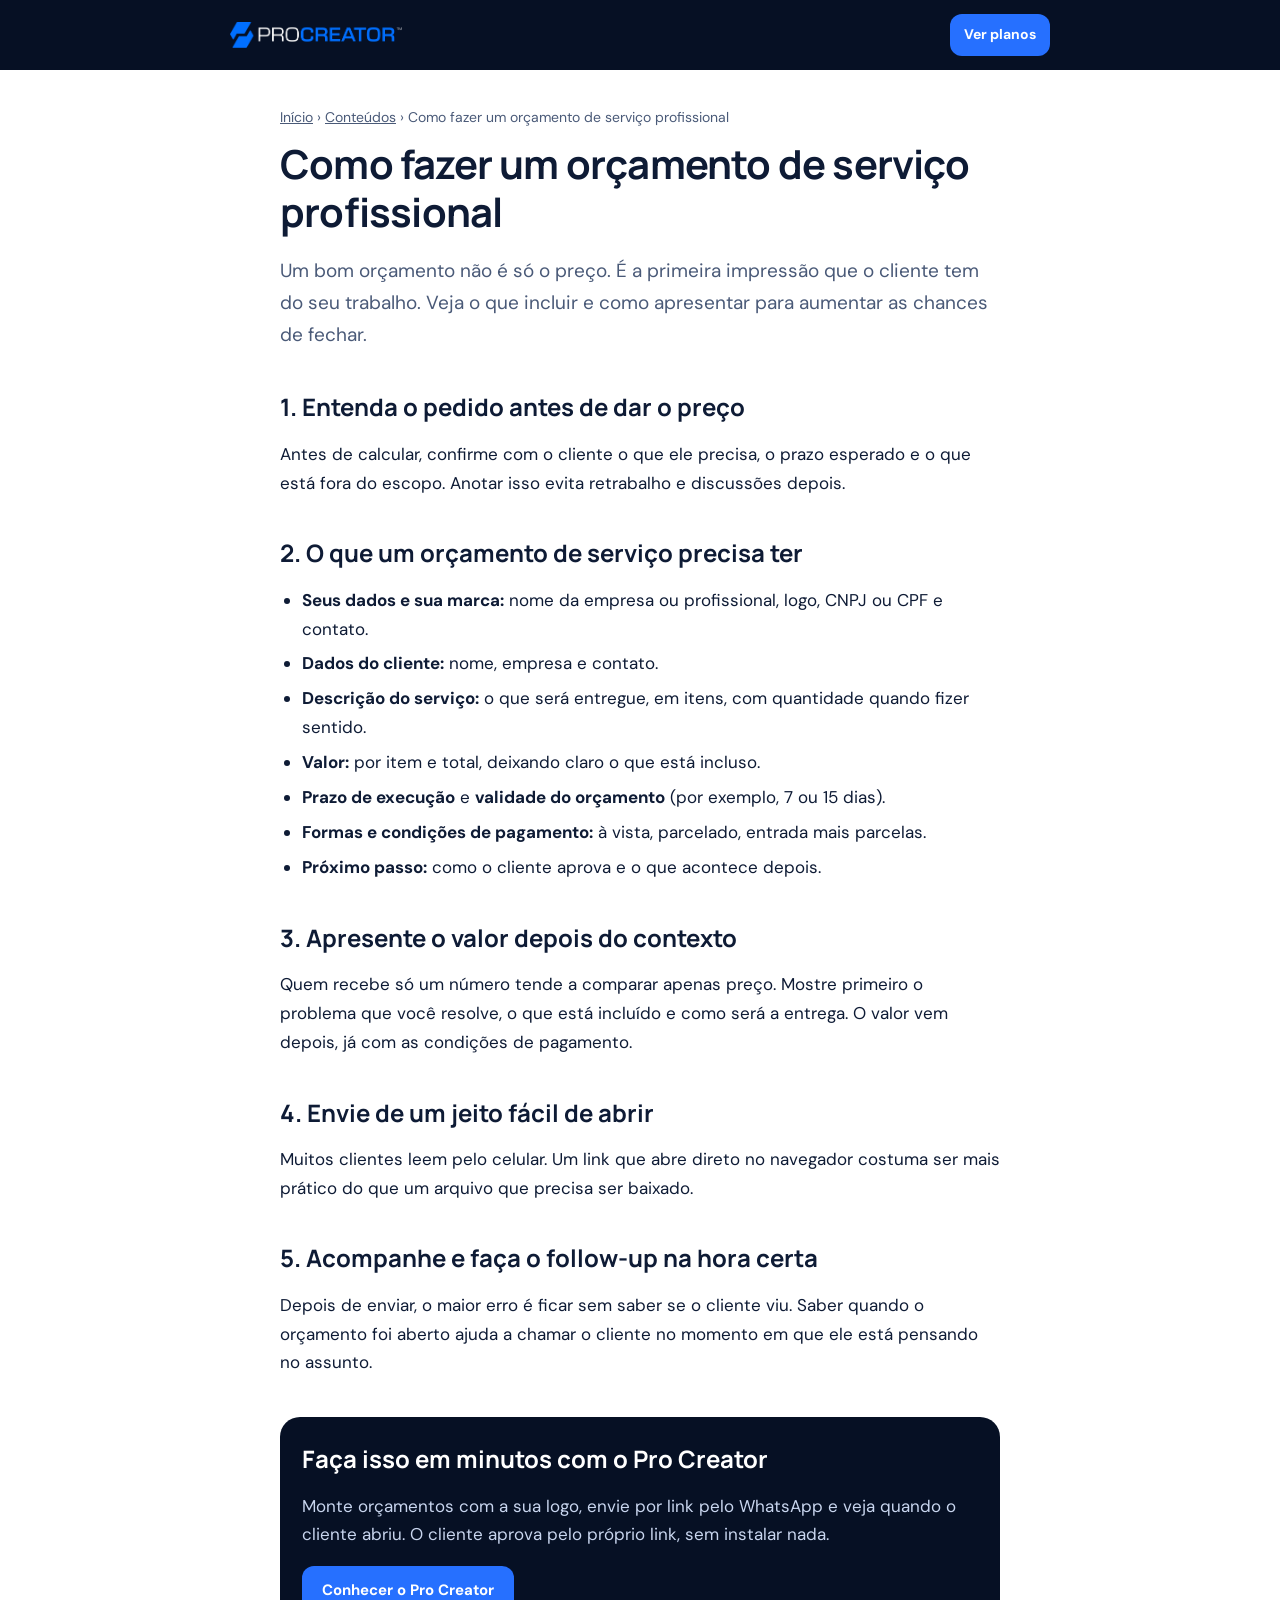
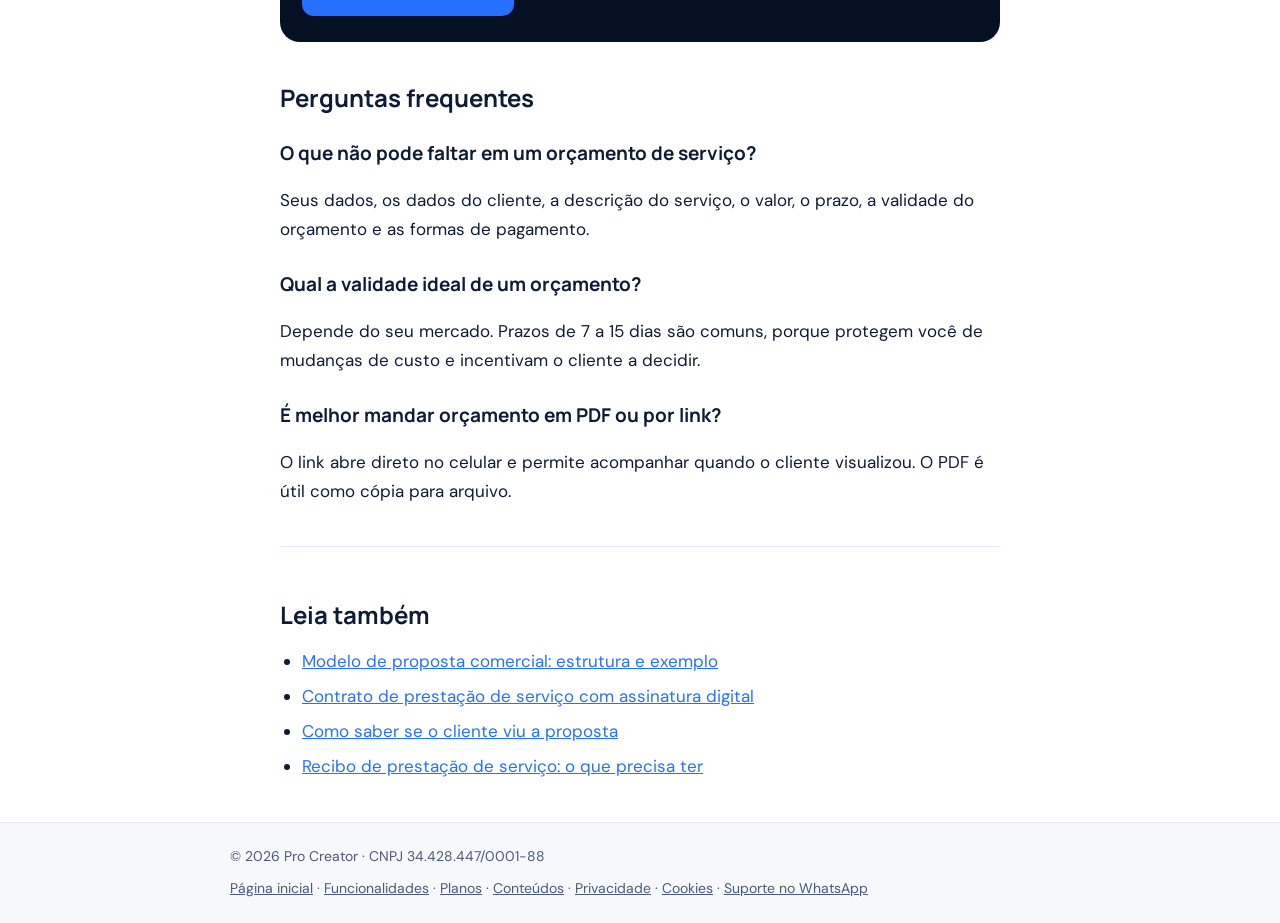
<file: como-fazer-orcamento-de-servico/index.html>
<!doctype html>
<html lang="pt-BR"><head>
<meta name="robots" content="noindex, nofollow">
<meta charset="utf-8"><meta name="viewport" content="width=device-width,initial-scale=1">
<title>Como fazer um orçamento de serviço profissional (passo a passo) | Pro Creator</title>
<meta name="description" content="Passo a passo para montar um orçamento de serviço claro e profissional: o que incluir, como apresentar o valor e como acompanhar a resposta do cliente.">
<link rel="canonical" href="https://procreator.com.br/como-fazer-orcamento-de-servico/">
<link rel="icon" href="/favicon.png" type="image/png" sizes="192x192">
<meta property="og:type" content="article"><meta property="og:locale" content="pt_BR"><meta property="og:site_name" content="Pro Creator">
<meta property="og:url" content="https://procreator.com.br/como-fazer-orcamento-de-servico/"><meta property="og:title" content="Como fazer um orçamento de serviço profissional"><meta property="og:description" content="Passo a passo para montar um orçamento de serviço claro e profissional: o que incluir, como apresentar o…">
<meta property="og:image" content="https://procreator.com.br/assets/img/og-como-fazer-orcamento-de-servico.jpg"><meta property="og:image:width" content="1200"><meta property="og:image:height" content="630"><meta property="og:image:alt" content="Como fazer um orçamento de serviço profissional">
<meta name="twitter:card" content="summary_large_image"><meta name="twitter:title" content="Como fazer um orçamento de serviço profissional"><meta name="twitter:description" content="Passo a passo para montar um orçamento de serviço claro e profissional: o que incluir, como apresentar o…"><meta name="twitter:image" content="https://procreator.com.br/assets/img/og-como-fazer-orcamento-de-servico.jpg">
<link rel="preconnect" href="https://fonts.googleapis.com"><link rel="preconnect" href="https://fonts.gstatic.com" crossorigin>
<link href="https://fonts.googleapis.com/css2?family=DM+Sans:wght@400;500;700&family=Manrope:wght@700;800&display=swap" rel="stylesheet">
<style>
:root{--ink:#0e1b35;--blue:#2670ff;--pale:#f6f8fc;--line:#e3eaf4;--navy:#061024;--muted:#4a5a78}
*{box-sizing:border-box}
body{margin:0;font-family:'DM Sans',-apple-system,BlinkMacSystemFont,sans-serif;color:var(--ink);background:#fff;line-height:1.7;font-size:17px}
a{color:var(--blue)}
.top{background:var(--navy)}
.top .in{max-width:860px;margin:0 auto;padding:14px 20px;display:flex;align-items:center;justify-content:space-between;gap:12px}
.top img{height:26px;width:auto;display:block}
.btn{display:inline-block;background:var(--blue);color:#fff;text-decoration:none;font-weight:700;padding:12px 20px;border-radius:12px;font-size:15px}
.top .btn{padding:9px 14px;font-size:14px}
main{max-width:760px;margin:0 auto;padding:36px 20px 24px}
.crumb{font-size:14px;color:var(--muted)}
.crumb a{color:var(--muted)}
h1{font-family:Manrope,sans-serif;font-size:clamp(28px,5vw,40px);line-height:1.2;margin:10px 0 14px;letter-spacing:-.02em}
h2{font-family:Manrope,sans-serif;font-size:24px;line-height:1.3;margin:40px 0 10px}
h3{font-family:Manrope,sans-serif;font-size:19px;margin:24px 0 6px}
.lead{font-size:19px;color:var(--muted)}
.box{background:var(--pale);border:1px solid var(--line);border-radius:16px;padding:18px 20px;margin:22px 0}
.box pre{white-space:pre-wrap;font-family:inherit;margin:0;font-size:15.5px;line-height:1.6}
.cta{background:var(--navy);color:#fff;border-radius:20px;padding:26px 22px;margin:40px 0}
.cta h2{color:#fff;margin-top:0}
.cta p{color:#c9d6ef}
ul,ol{padding-left:22px}
li{margin:6px 0}
.related{border-top:1px solid var(--line);margin-top:40px;padding-top:12px}
footer{border-top:1px solid var(--line);background:var(--pale);font-size:14px;color:var(--muted)}
footer .in{max-width:860px;margin:0 auto;padding:22px 20px;display:flex;flex-wrap:wrap;gap:8px 18px;justify-content:space-between}
footer a{color:var(--muted)}
</style>
<script type="application/ld+json">[{"@context": "https://schema.org", "@type": "Article", "headline": "Como fazer um orçamento de serviço profissional", "description": "Passo a passo para montar um orçamento de serviço claro e profissional: o que incluir, como apresentar o valor e como acompanhar a resposta do cliente.", "inLanguage": "pt-BR", "datePublished": "2026-10-25", "dateModified": "2026-10-25", "mainEntityOfPage": "https://procreator.com.br/como-fazer-orcamento-de-servico/", "author": {"@type": "Organization", "name": "Pro Creator", "url": "https://procreator.com.br/"}, "publisher": {"@type": "Organization", "name": "Pro Creator", "logo": {"@type": "ImageObject", "url": "https://procreator.com.br/assets/img/logo-procreator.png"}}}, {"@context": "https://schema.org", "@type": "BreadcrumbList", "itemListElement": [{"@type": "ListItem", "position": 1, "name": "Início", "item": "https://procreator.com.br/"}, {"@type": "ListItem", "position": 2, "name": "Conteúdos", "item": "https://procreator.com.br/conteudos/"}, {"@type": "ListItem", "position": 3, "name": "Como fazer um orçamento de serviço profissional", "item": "https://procreator.com.br/como-fazer-orcamento-de-servico/"}]}, {"@context": "https://schema.org", "@type": "FAQPage", "mainEntity": [{"@type": "Question", "name": "O que não pode faltar em um orçamento de serviço?", "acceptedAnswer": {"@type": "Answer", "text": "Seus dados, os dados do cliente, a descrição do serviço, o valor, o prazo, a validade do orçamento e as formas de pagamento."}}, {"@type": "Question", "name": "Qual a validade ideal de um orçamento?", "acceptedAnswer": {"@type": "Answer", "text": "Depende do seu mercado. Prazos de 7 a 15 dias são comuns, porque protegem você de mudanças de custo e incentivam o cliente a decidir."}}, {"@type": "Question", "name": "É melhor mandar orçamento em PDF ou por link?", "acceptedAnswer": {"@type": "Answer", "text": "O link abre direto no celular e permite acompanhar quando o cliente visualizou. O PDF é útil como cópia para arquivo."}}]}]</script>
<!-- Meta Pixel (Pro Creator) -->
<script>
!function(f,b,e,v,n,t,s){if(f.fbq)return;n=f.fbq=function(){n.callMethod?n.callMethod.apply(n,arguments):n.queue.push(arguments)};if(!f._fbq)f._fbq=n;n.push=n;n.loaded=!0;n.version='2.0';n.queue=[];t=b.createElement(e);t.async=!0;t.src=v;s=b.getElementsByTagName(e)[0];s.parentNode.insertBefore(t,s)}(window,document,'script','https://connect.facebook.net/en_US/fbevents.js');
fbq('init','912571467763616');fbq('track','PageView');
</script>
<noscript><img height="1" width="1" style="display:none" alt="" src="https://www.facebook.com/tr?id=912571467763616&ev=PageView&noscript=1"></noscript>
<!-- Microsoft Clarity -->
<script type="text/javascript">
    (function(c,l,a,r,i,t,y){
        c[a]=c[a]||function(){(c[a].q=c[a].q||[]).push(arguments)};
        t=l.createElement(r);t.async=1;t.src="https://www.clarity.ms/tag/"+i;
        y=l.getElementsByTagName(r)[0];y.parentNode.insertBefore(t,y);
    })(window, document, "clarity", "script", "ymf9uyrxub");
</script>
<!-- Pro Creator Analytics -->
<script src="https://procreator.app.br/pc-track.js" data-site="pcs_486d0abb95674caa" data-key="phc_qgMZm2yoKrikoGFcP8EuNFkKKvJFtFn4U3MuxDCo4K94" data-region="us" defer></script>
</head><body>
<header class="top"><div class="in"><a href="/" aria-label="Pro Creator, página inicial"><img src="/assets/img/logo-procreator.png" alt="Pro Creator" width="766" height="116"></a><a class="btn" href="/planos/">Ver planos</a></div></header>
<main>
<nav class="crumb" aria-label="Você está em"><a href="/">Início</a> › <a href="/conteudos/">Conteúdos</a> › Como fazer um orçamento de serviço profissional</nav>
<article>
<h1>Como fazer um orçamento de serviço profissional</h1>
<p class="lead">Um bom orçamento não é só o preço. É a primeira impressão que o cliente tem do seu trabalho. Veja o que incluir e como apresentar para aumentar as chances de fechar.</p>

<h2>1. Entenda o pedido antes de dar o preço</h2>
<p>Antes de calcular, confirme com o cliente o que ele precisa, o prazo esperado e o que está fora do escopo. Anotar isso evita retrabalho e discussões depois.</p>
<h2>2. O que um orçamento de serviço precisa ter</h2>
<ul>
<li><strong>Seus dados e sua marca:</strong> nome da empresa ou profissional, logo, CNPJ ou CPF e contato.</li>
<li><strong>Dados do cliente:</strong> nome, empresa e contato.</li>
<li><strong>Descrição do serviço:</strong> o que será entregue, em itens, com quantidade quando fizer sentido.</li>
<li><strong>Valor:</strong> por item e total, deixando claro o que está incluso.</li>
<li><strong>Prazo de execução</strong> e <strong>validade do orçamento</strong> (por exemplo, 7 ou 15 dias).</li>
<li><strong>Formas e condições de pagamento:</strong> à vista, parcelado, entrada mais parcelas.</li>
<li><strong>Próximo passo:</strong> como o cliente aprova e o que acontece depois.</li>
</ul>
<h2>3. Apresente o valor depois do contexto</h2>
<p>Quem recebe só um número tende a comparar apenas preço. Mostre primeiro o problema que você resolve, o que está incluído e como será a entrega. O valor vem depois, já com as condições de pagamento.</p>
<h2>4. Envie de um jeito fácil de abrir</h2>
<p>Muitos clientes leem pelo celular. Um link que abre direto no navegador costuma ser mais prático do que um arquivo que precisa ser baixado.</p>
<h2>5. Acompanhe e faça o follow-up na hora certa</h2>
<p>Depois de enviar, o maior erro é ficar sem saber se o cliente viu. Saber quando o orçamento foi aberto ajuda a chamar o cliente no momento em que ele está pensando no assunto.</p>
<div class="cta"><h2>Faça isso em minutos com o Pro Creator</h2><p>Monte orçamentos com a sua logo, envie por link pelo WhatsApp e veja quando o cliente abriu. O cliente aprova pelo próprio link, sem instalar nada.</p><a class="btn" href="/planos/">Conhecer o Pro Creator</a></div>
<h2>Perguntas frequentes</h2>
<h3>O que não pode faltar em um orçamento de serviço?</h3><p>Seus dados, os dados do cliente, a descrição do serviço, o valor, o prazo, a validade do orçamento e as formas de pagamento.</p><h3>Qual a validade ideal de um orçamento?</h3><p>Depende do seu mercado. Prazos de 7 a 15 dias são comuns, porque protegem você de mudanças de custo e incentivam o cliente a decidir.</p><h3>É melhor mandar orçamento em PDF ou por link?</h3><p>O link abre direto no celular e permite acompanhar quando o cliente visualizou. O PDF é útil como cópia para arquivo.</p>
</article>
<nav class="related" aria-label="Leia também"><h2>Leia também</h2><ul><li><a href="/modelo-de-proposta-comercial/">Modelo de proposta comercial: estrutura e exemplo</a></li><li><a href="/contrato-de-prestacao-de-servico-assinatura-digital/">Contrato de prestação de serviço com assinatura digital</a></li><li><a href="/como-saber-se-o-cliente-viu-a-proposta/">Como saber se o cliente viu a proposta</a></li><li><a href="/recibo-de-prestacao-de-servico/">Recibo de prestação de serviço: o que precisa ter</a></li></ul></nav>
</main>
<footer><div class="in"><span>© 2026 Pro Creator · CNPJ 34.428.447/0001-88</span><span><a href="/">Página inicial</a> · <a href="/funcionalidades/">Funcionalidades</a> · <a href="/planos/">Planos</a> · <a href="/conteudos/">Conteúdos</a> · <a href="/politica-de-privacidade/">Privacidade</a> · <a href="/politica-de-cookies/">Cookies</a> · <a href="https://wa.me/554796759899" rel="noopener">Suporte no WhatsApp</a></span></div></footer>
<script src="/assets/js/cookies.js" defer></script>
</body></html>
</file>
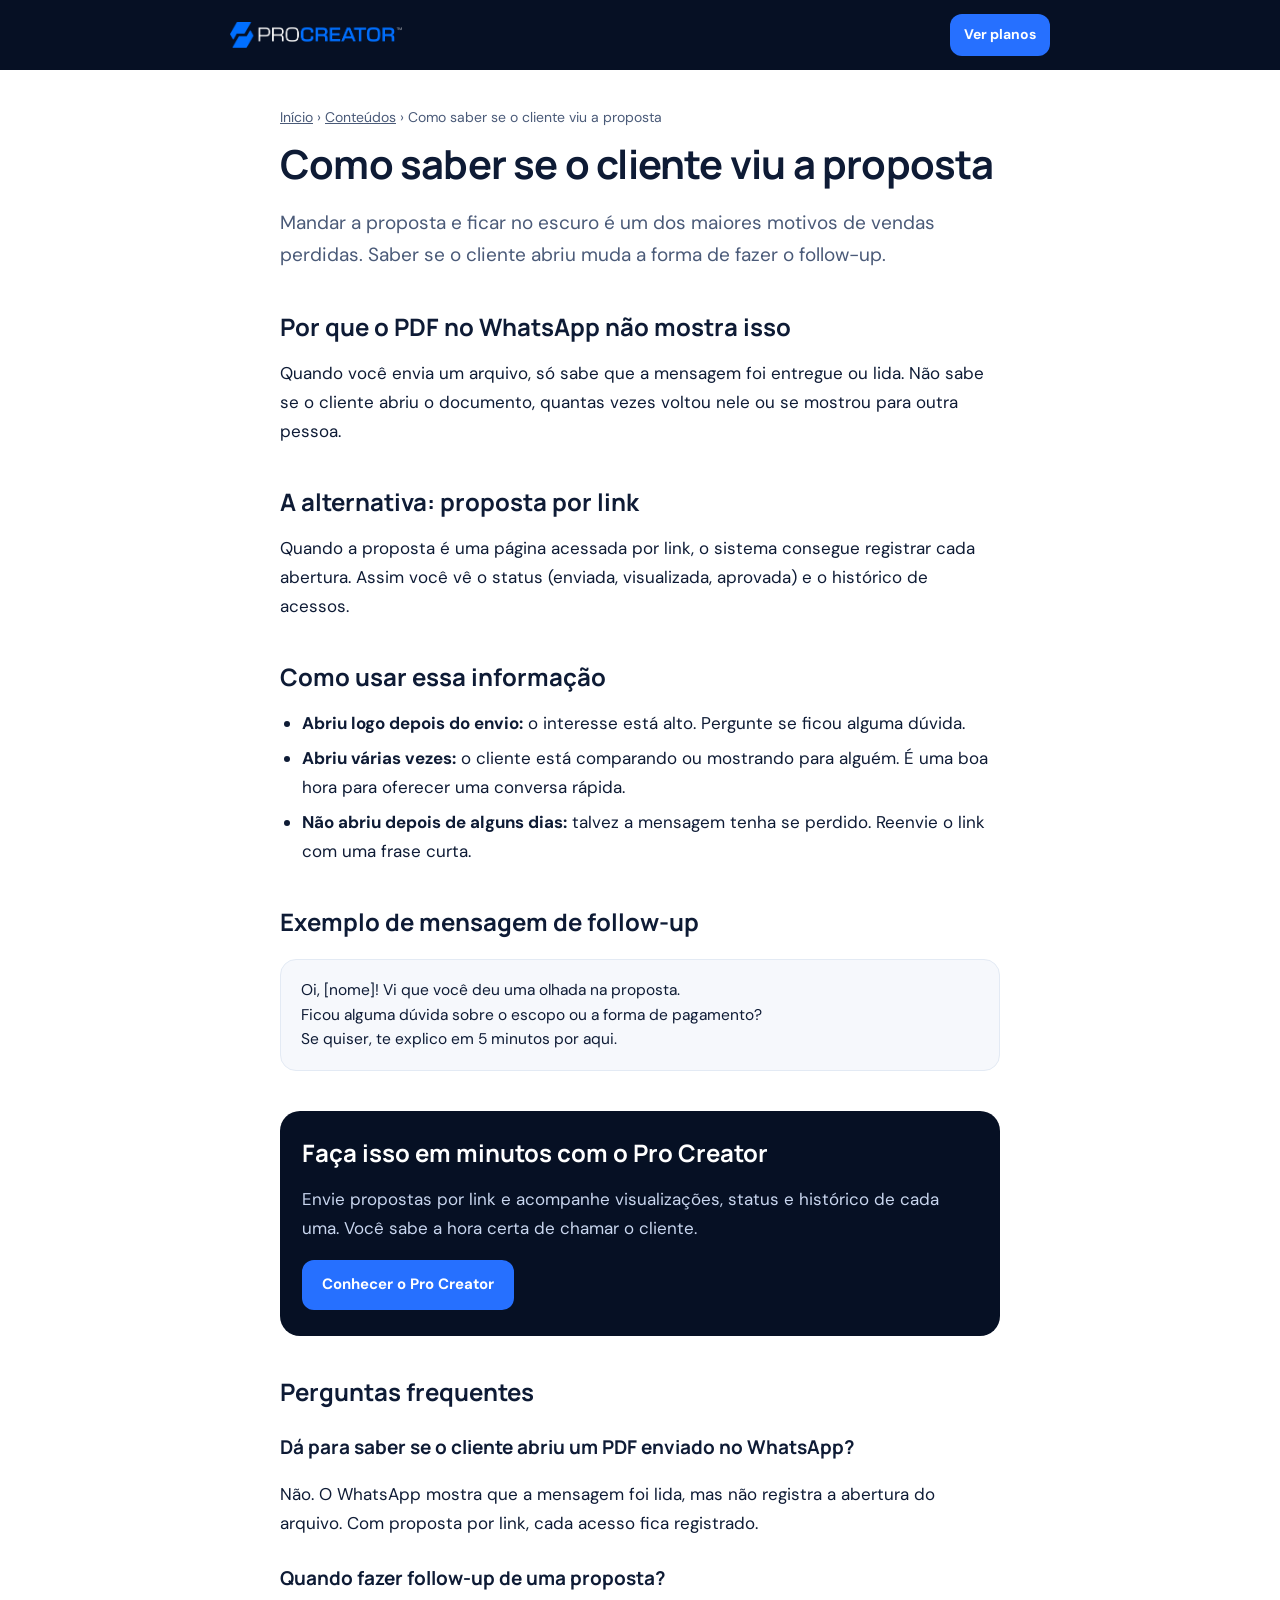
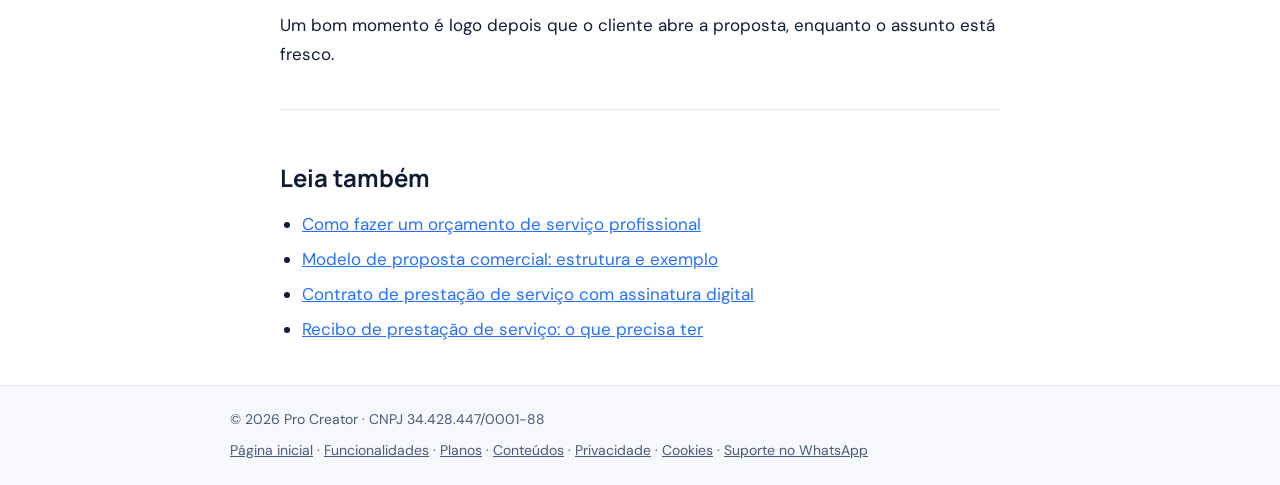
<file: como-saber-se-o-cliente-viu-a-proposta/index.html>
<!doctype html>
<html lang="pt-BR"><head>
<meta name="robots" content="noindex, nofollow">
<meta charset="utf-8"><meta name="viewport" content="width=device-width,initial-scale=1">
<title>Como saber se o cliente viu a proposta ou orçamento | Pro Creator</title>
<meta name="description" content="Descubra como acompanhar se o cliente abriu sua proposta ou orçamento e use essa informação para fazer o follow-up no momento certo.">
<link rel="canonical" href="https://procreator.com.br/como-saber-se-o-cliente-viu-a-proposta/">
<link rel="icon" href="/favicon.png" type="image/png" sizes="192x192">
<meta property="og:type" content="article"><meta property="og:locale" content="pt_BR"><meta property="og:site_name" content="Pro Creator">
<meta property="og:url" content="https://procreator.com.br/como-saber-se-o-cliente-viu-a-proposta/"><meta property="og:title" content="Como saber se o cliente viu a proposta"><meta property="og:description" content="Descubra como acompanhar se o cliente abriu sua proposta ou orçamento e use essa informação para fazer o…">
<meta property="og:image" content="https://procreator.com.br/assets/img/og-como-saber-se-o-cliente-viu-a-proposta.jpg"><meta property="og:image:width" content="1200"><meta property="og:image:height" content="630"><meta property="og:image:alt" content="Como saber se o cliente viu a proposta">
<meta name="twitter:card" content="summary_large_image"><meta name="twitter:title" content="Como saber se o cliente viu a proposta"><meta name="twitter:description" content="Descubra como acompanhar se o cliente abriu sua proposta ou orçamento e use essa informação para fazer o…"><meta name="twitter:image" content="https://procreator.com.br/assets/img/og-como-saber-se-o-cliente-viu-a-proposta.jpg">
<link rel="preconnect" href="https://fonts.googleapis.com"><link rel="preconnect" href="https://fonts.gstatic.com" crossorigin>
<link href="https://fonts.googleapis.com/css2?family=DM+Sans:wght@400;500;700&family=Manrope:wght@700;800&display=swap" rel="stylesheet">
<style>
:root{--ink:#0e1b35;--blue:#2670ff;--pale:#f6f8fc;--line:#e3eaf4;--navy:#061024;--muted:#4a5a78}
*{box-sizing:border-box}
body{margin:0;font-family:'DM Sans',-apple-system,BlinkMacSystemFont,sans-serif;color:var(--ink);background:#fff;line-height:1.7;font-size:17px}
a{color:var(--blue)}
.top{background:var(--navy)}
.top .in{max-width:860px;margin:0 auto;padding:14px 20px;display:flex;align-items:center;justify-content:space-between;gap:12px}
.top img{height:26px;width:auto;display:block}
.btn{display:inline-block;background:var(--blue);color:#fff;text-decoration:none;font-weight:700;padding:12px 20px;border-radius:12px;font-size:15px}
.top .btn{padding:9px 14px;font-size:14px}
main{max-width:760px;margin:0 auto;padding:36px 20px 24px}
.crumb{font-size:14px;color:var(--muted)}
.crumb a{color:var(--muted)}
h1{font-family:Manrope,sans-serif;font-size:clamp(28px,5vw,40px);line-height:1.2;margin:10px 0 14px;letter-spacing:-.02em}
h2{font-family:Manrope,sans-serif;font-size:24px;line-height:1.3;margin:40px 0 10px}
h3{font-family:Manrope,sans-serif;font-size:19px;margin:24px 0 6px}
.lead{font-size:19px;color:var(--muted)}
.box{background:var(--pale);border:1px solid var(--line);border-radius:16px;padding:18px 20px;margin:22px 0}
.box pre{white-space:pre-wrap;font-family:inherit;margin:0;font-size:15.5px;line-height:1.6}
.cta{background:var(--navy);color:#fff;border-radius:20px;padding:26px 22px;margin:40px 0}
.cta h2{color:#fff;margin-top:0}
.cta p{color:#c9d6ef}
ul,ol{padding-left:22px}
li{margin:6px 0}
.related{border-top:1px solid var(--line);margin-top:40px;padding-top:12px}
footer{border-top:1px solid var(--line);background:var(--pale);font-size:14px;color:var(--muted)}
footer .in{max-width:860px;margin:0 auto;padding:22px 20px;display:flex;flex-wrap:wrap;gap:8px 18px;justify-content:space-between}
footer a{color:var(--muted)}
</style>
<script type="application/ld+json">[{"@context": "https://schema.org", "@type": "Article", "headline": "Como saber se o cliente viu a proposta", "description": "Descubra como acompanhar se o cliente abriu sua proposta ou orçamento e use essa informação para fazer o follow-up no momento certo.", "inLanguage": "pt-BR", "datePublished": "2026-10-25", "dateModified": "2026-10-25", "mainEntityOfPage": "https://procreator.com.br/como-saber-se-o-cliente-viu-a-proposta/", "author": {"@type": "Organization", "name": "Pro Creator", "url": "https://procreator.com.br/"}, "publisher": {"@type": "Organization", "name": "Pro Creator", "logo": {"@type": "ImageObject", "url": "https://procreator.com.br/assets/img/logo-procreator.png"}}}, {"@context": "https://schema.org", "@type": "BreadcrumbList", "itemListElement": [{"@type": "ListItem", "position": 1, "name": "Início", "item": "https://procreator.com.br/"}, {"@type": "ListItem", "position": 2, "name": "Conteúdos", "item": "https://procreator.com.br/conteudos/"}, {"@type": "ListItem", "position": 3, "name": "Como saber se o cliente viu a proposta", "item": "https://procreator.com.br/como-saber-se-o-cliente-viu-a-proposta/"}]}, {"@context": "https://schema.org", "@type": "FAQPage", "mainEntity": [{"@type": "Question", "name": "Dá para saber se o cliente abriu um PDF enviado no WhatsApp?", "acceptedAnswer": {"@type": "Answer", "text": "Não. O WhatsApp mostra que a mensagem foi lida, mas não registra a abertura do arquivo. Com proposta por link, cada acesso fica registrado."}}, {"@type": "Question", "name": "Quando fazer follow-up de uma proposta?", "acceptedAnswer": {"@type": "Answer", "text": "Um bom momento é logo depois que o cliente abre a proposta, enquanto o assunto está fresco."}}]}]</script>
<!-- Meta Pixel (Pro Creator) -->
<script>
!function(f,b,e,v,n,t,s){if(f.fbq)return;n=f.fbq=function(){n.callMethod?n.callMethod.apply(n,arguments):n.queue.push(arguments)};if(!f._fbq)f._fbq=n;n.push=n;n.loaded=!0;n.version='2.0';n.queue=[];t=b.createElement(e);t.async=!0;t.src=v;s=b.getElementsByTagName(e)[0];s.parentNode.insertBefore(t,s)}(window,document,'script','https://connect.facebook.net/en_US/fbevents.js');
fbq('init','912571467763616');fbq('track','PageView');
</script>
<noscript><img height="1" width="1" style="display:none" alt="" src="https://www.facebook.com/tr?id=912571467763616&ev=PageView&noscript=1"></noscript>
<!-- Microsoft Clarity -->
<script type="text/javascript">
    (function(c,l,a,r,i,t,y){
        c[a]=c[a]||function(){(c[a].q=c[a].q||[]).push(arguments)};
        t=l.createElement(r);t.async=1;t.src="https://www.clarity.ms/tag/"+i;
        y=l.getElementsByTagName(r)[0];y.parentNode.insertBefore(t,y);
    })(window, document, "clarity", "script", "ymf9uyrxub");
</script>
<!-- Pro Creator Analytics -->
<script src="https://procreator.app.br/pc-track.js" data-site="pcs_486d0abb95674caa" data-key="phc_qgMZm2yoKrikoGFcP8EuNFkKKvJFtFn4U3MuxDCo4K94" data-region="us" defer></script>
</head><body>
<header class="top"><div class="in"><a href="/" aria-label="Pro Creator, página inicial"><img src="/assets/img/logo-procreator.png" alt="Pro Creator" width="766" height="116"></a><a class="btn" href="/planos/">Ver planos</a></div></header>
<main>
<nav class="crumb" aria-label="Você está em"><a href="/">Início</a> › <a href="/conteudos/">Conteúdos</a> › Como saber se o cliente viu a proposta</nav>
<article>
<h1>Como saber se o cliente viu a proposta</h1>
<p class="lead">Mandar a proposta e ficar no escuro é um dos maiores motivos de vendas perdidas. Saber se o cliente abriu muda a forma de fazer o follow-up.</p>

<h2>Por que o PDF no WhatsApp não mostra isso</h2>
<p>Quando você envia um arquivo, só sabe que a mensagem foi entregue ou lida. Não sabe se o cliente abriu o documento, quantas vezes voltou nele ou se mostrou para outra pessoa.</p>
<h2>A alternativa: proposta por link</h2>
<p>Quando a proposta é uma página acessada por link, o sistema consegue registrar cada abertura. Assim você vê o status (enviada, visualizada, aprovada) e o histórico de acessos.</p>
<h2>Como usar essa informação</h2>
<ul>
<li><strong>Abriu logo depois do envio:</strong> o interesse está alto. Pergunte se ficou alguma dúvida.</li>
<li><strong>Abriu várias vezes:</strong> o cliente está comparando ou mostrando para alguém. É uma boa hora para oferecer uma conversa rápida.</li>
<li><strong>Não abriu depois de alguns dias:</strong> talvez a mensagem tenha se perdido. Reenvie o link com uma frase curta.</li>
</ul>
<h2>Exemplo de mensagem de follow-up</h2>
<div class="box"><pre>Oi, [nome]! Vi que você deu uma olhada na proposta.
Ficou alguma dúvida sobre o escopo ou a forma de pagamento?
Se quiser, te explico em 5 minutos por aqui.</pre></div>
<div class="cta"><h2>Faça isso em minutos com o Pro Creator</h2><p>Envie propostas por link e acompanhe visualizações, status e histórico de cada uma. Você sabe a hora certa de chamar o cliente.</p><a class="btn" href="/planos/">Conhecer o Pro Creator</a></div>
<h2>Perguntas frequentes</h2>
<h3>Dá para saber se o cliente abriu um PDF enviado no WhatsApp?</h3><p>Não. O WhatsApp mostra que a mensagem foi lida, mas não registra a abertura do arquivo. Com proposta por link, cada acesso fica registrado.</p><h3>Quando fazer follow-up de uma proposta?</h3><p>Um bom momento é logo depois que o cliente abre a proposta, enquanto o assunto está fresco.</p>
</article>
<nav class="related" aria-label="Leia também"><h2>Leia também</h2><ul><li><a href="/como-fazer-orcamento-de-servico/">Como fazer um orçamento de serviço profissional</a></li><li><a href="/modelo-de-proposta-comercial/">Modelo de proposta comercial: estrutura e exemplo</a></li><li><a href="/contrato-de-prestacao-de-servico-assinatura-digital/">Contrato de prestação de serviço com assinatura digital</a></li><li><a href="/recibo-de-prestacao-de-servico/">Recibo de prestação de serviço: o que precisa ter</a></li></ul></nav>
</main>
<footer><div class="in"><span>© 2026 Pro Creator · CNPJ 34.428.447/0001-88</span><span><a href="/">Página inicial</a> · <a href="/funcionalidades/">Funcionalidades</a> · <a href="/planos/">Planos</a> · <a href="/conteudos/">Conteúdos</a> · <a href="/politica-de-privacidade/">Privacidade</a> · <a href="/politica-de-cookies/">Cookies</a> · <a href="https://wa.me/554796759899" rel="noopener">Suporte no WhatsApp</a></span></div></footer>
<script src="/assets/js/cookies.js" defer></script>
</body></html>
</file>
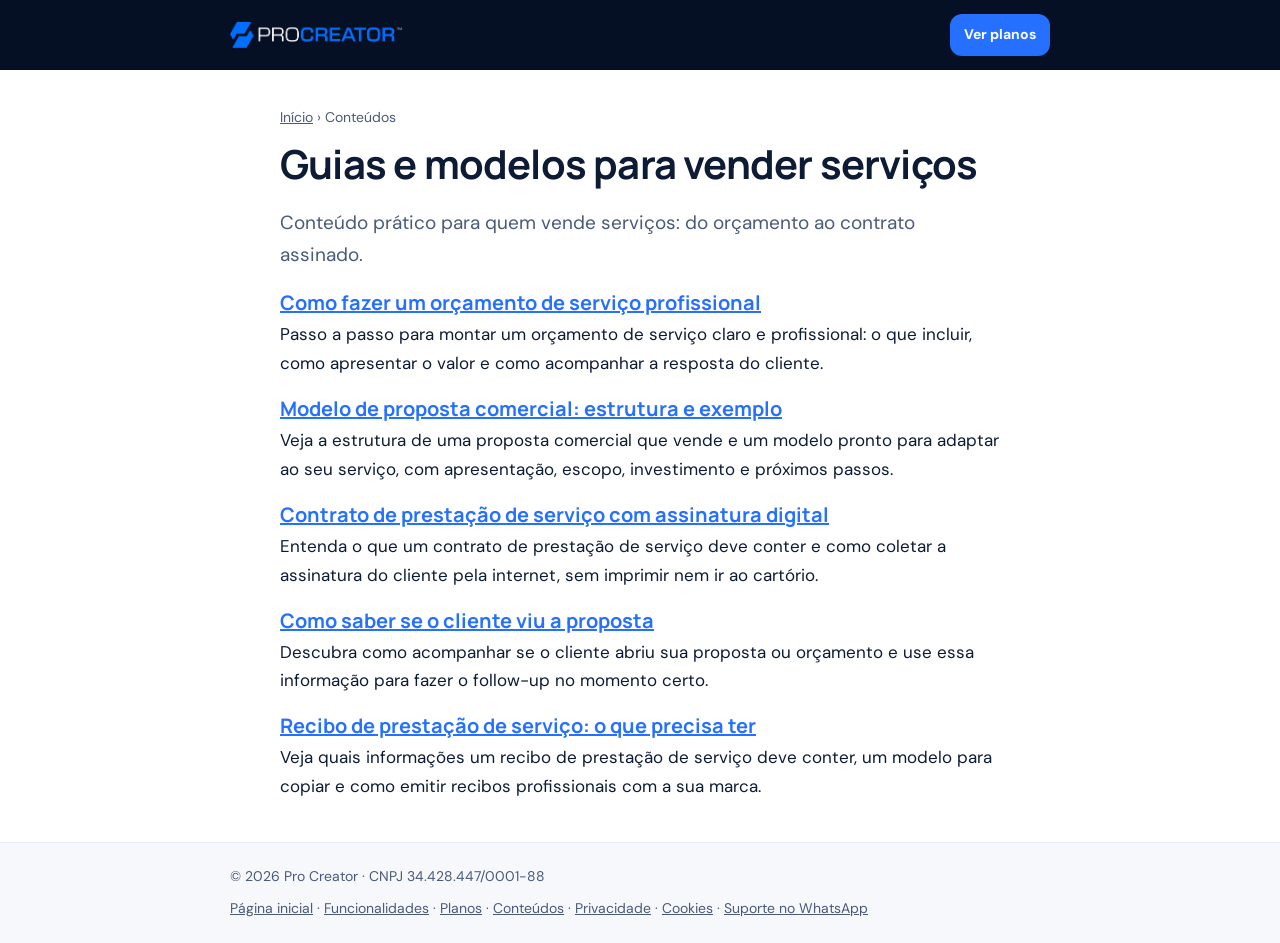
<file: conteudos/index.html>
<!doctype html>
<html lang="pt-BR"><head>
<meta name="robots" content="noindex, nofollow">
<meta charset="utf-8"><meta name="viewport" content="width=device-width,initial-scale=1">
<title>Conteúdos: orçamentos, propostas e contratos | Pro Creator</title>
<meta name="description" content="Guias práticos e modelos para fazer orçamentos, propostas comerciais, contratos com assinatura digital e recibos de prestação de serviço.">
<link rel="canonical" href="https://procreator.com.br/conteudos/">
<link rel="icon" href="/favicon.png" type="image/png" sizes="192x192">
<meta property="og:type" content="article"><meta property="og:locale" content="pt_BR"><meta property="og:site_name" content="Pro Creator">
<meta property="og:url" content="https://procreator.com.br/conteudos/"><meta property="og:title" content="Guias e modelos para vender serviços"><meta property="og:description" content="Guias práticos e modelos para orçamentos, propostas, contratos e recibos.">
<meta property="og:image" content="https://procreator.com.br/assets/img/og-conteudos.jpg"><meta property="og:image:width" content="1200"><meta property="og:image:height" content="630"><meta property="og:image:alt" content="Guias e modelos para vender serviços">
<meta name="twitter:card" content="summary_large_image"><meta name="twitter:title" content="Guias e modelos para vender serviços"><meta name="twitter:description" content="Guias práticos e modelos para orçamentos, propostas, contratos e recibos."><meta name="twitter:image" content="https://procreator.com.br/assets/img/og-conteudos.jpg">
<link rel="preconnect" href="https://fonts.googleapis.com"><link rel="preconnect" href="https://fonts.gstatic.com" crossorigin>
<link href="https://fonts.googleapis.com/css2?family=DM+Sans:wght@400;500;700&family=Manrope:wght@700;800&display=swap" rel="stylesheet">
<style>
:root{--ink:#0e1b35;--blue:#2670ff;--pale:#f6f8fc;--line:#e3eaf4;--navy:#061024;--muted:#4a5a78}
*{box-sizing:border-box}
body{margin:0;font-family:'DM Sans',-apple-system,BlinkMacSystemFont,sans-serif;color:var(--ink);background:#fff;line-height:1.7;font-size:17px}
a{color:var(--blue)}
.top{background:var(--navy)}
.top .in{max-width:860px;margin:0 auto;padding:14px 20px;display:flex;align-items:center;justify-content:space-between;gap:12px}
.top img{height:26px;width:auto;display:block}
.btn{display:inline-block;background:var(--blue);color:#fff;text-decoration:none;font-weight:700;padding:12px 20px;border-radius:12px;font-size:15px}
.top .btn{padding:9px 14px;font-size:14px}
main{max-width:760px;margin:0 auto;padding:36px 20px 24px}
.crumb{font-size:14px;color:var(--muted)}
.crumb a{color:var(--muted)}
h1{font-family:Manrope,sans-serif;font-size:clamp(28px,5vw,40px);line-height:1.2;margin:10px 0 14px;letter-spacing:-.02em}
h2{font-family:Manrope,sans-serif;font-size:24px;line-height:1.3;margin:40px 0 10px}
h3{font-family:Manrope,sans-serif;font-size:19px;margin:24px 0 6px}
.lead{font-size:19px;color:var(--muted)}
.box{background:var(--pale);border:1px solid var(--line);border-radius:16px;padding:18px 20px;margin:22px 0}
.box pre{white-space:pre-wrap;font-family:inherit;margin:0;font-size:15.5px;line-height:1.6}
.cta{background:var(--navy);color:#fff;border-radius:20px;padding:26px 22px;margin:40px 0}
.cta h2{color:#fff;margin-top:0}
.cta p{color:#c9d6ef}
ul,ol{padding-left:22px}
li{margin:6px 0}
.related{border-top:1px solid var(--line);margin-top:40px;padding-top:12px}
footer{border-top:1px solid var(--line);background:var(--pale);font-size:14px;color:var(--muted)}
footer .in{max-width:860px;margin:0 auto;padding:22px 20px;display:flex;flex-wrap:wrap;gap:8px 18px;justify-content:space-between}
footer a{color:var(--muted)}
</style>
<script type="application/ld+json">{"@context": "https://schema.org", "@type": "CollectionPage", "name": "Conteúdos sobre orçamentos, propostas e contratos", "url": "https://procreator.com.br/conteudos/", "inLanguage": "pt-BR"}</script>
<!-- Meta Pixel (Pro Creator) -->
<script>
!function(f,b,e,v,n,t,s){if(f.fbq)return;n=f.fbq=function(){n.callMethod?n.callMethod.apply(n,arguments):n.queue.push(arguments)};if(!f._fbq)f._fbq=n;n.push=n;n.loaded=!0;n.version='2.0';n.queue=[];t=b.createElement(e);t.async=!0;t.src=v;s=b.getElementsByTagName(e)[0];s.parentNode.insertBefore(t,s)}(window,document,'script','https://connect.facebook.net/en_US/fbevents.js');
fbq('init','912571467763616');fbq('track','PageView');
</script>
<noscript><img height="1" width="1" style="display:none" alt="" src="https://www.facebook.com/tr?id=912571467763616&ev=PageView&noscript=1"></noscript>
<!-- Microsoft Clarity -->
<script type="text/javascript">
    (function(c,l,a,r,i,t,y){
        c[a]=c[a]||function(){(c[a].q=c[a].q||[]).push(arguments)};
        t=l.createElement(r);t.async=1;t.src="https://www.clarity.ms/tag/"+i;
        y=l.getElementsByTagName(r)[0];y.parentNode.insertBefore(t,y);
    })(window, document, "clarity", "script", "ymf9uyrxub");
</script>
<!-- Pro Creator Analytics -->
<script src="https://procreator.app.br/pc-track.js" data-site="pcs_486d0abb95674caa" data-key="phc_qgMZm2yoKrikoGFcP8EuNFkKKvJFtFn4U3MuxDCo4K94" data-region="us" defer></script>
</head><body>
<header class="top"><div class="in"><a href="/" aria-label="Pro Creator, página inicial"><img src="/assets/img/logo-procreator.png" alt="Pro Creator" width="766" height="116"></a><a class="btn" href="/planos/">Ver planos</a></div></header>
<main>
<nav class="crumb" aria-label="Você está em"><a href="/">Início</a> › Conteúdos</nav>
<article>
<h1>Guias e modelos para vender serviços</h1>
<p class="lead">Conteúdo prático para quem vende serviços: do orçamento ao contrato assinado.</p>
<ul style="list-style:none;padding:0"><li><h2 style="font-size:20px;margin:18px 0 4px"><a href="/como-fazer-orcamento-de-servico/">Como fazer um orçamento de serviço profissional</a></h2><p style="margin:0">Passo a passo para montar um orçamento de serviço claro e profissional: o que incluir, como apresentar o valor e como acompanhar a resposta do cliente.</p></li><li><h2 style="font-size:20px;margin:18px 0 4px"><a href="/modelo-de-proposta-comercial/">Modelo de proposta comercial: estrutura e exemplo</a></h2><p style="margin:0">Veja a estrutura de uma proposta comercial que vende e um modelo pronto para adaptar ao seu serviço, com apresentação, escopo, investimento e próximos passos.</p></li><li><h2 style="font-size:20px;margin:18px 0 4px"><a href="/contrato-de-prestacao-de-servico-assinatura-digital/">Contrato de prestação de serviço com assinatura digital</a></h2><p style="margin:0">Entenda o que um contrato de prestação de serviço deve conter e como coletar a assinatura do cliente pela internet, sem imprimir nem ir ao cartório.</p></li><li><h2 style="font-size:20px;margin:18px 0 4px"><a href="/como-saber-se-o-cliente-viu-a-proposta/">Como saber se o cliente viu a proposta</a></h2><p style="margin:0">Descubra como acompanhar se o cliente abriu sua proposta ou orçamento e use essa informação para fazer o follow-up no momento certo.</p></li><li><h2 style="font-size:20px;margin:18px 0 4px"><a href="/recibo-de-prestacao-de-servico/">Recibo de prestação de serviço: o que precisa ter</a></h2><p style="margin:0">Veja quais informações um recibo de prestação de serviço deve conter, um modelo para copiar e como emitir recibos profissionais com a sua marca.</p></li></ul>
</article>

</main>
<footer><div class="in"><span>© 2026 Pro Creator · CNPJ 34.428.447/0001-88</span><span><a href="/">Página inicial</a> · <a href="/funcionalidades/">Funcionalidades</a> · <a href="/planos/">Planos</a> · <a href="/conteudos/">Conteúdos</a> · <a href="/politica-de-privacidade/">Privacidade</a> · <a href="/politica-de-cookies/">Cookies</a> · <a href="https://wa.me/554796759899" rel="noopener">Suporte no WhatsApp</a></span></div></footer>
<script src="/assets/js/cookies.js" defer></script>
</body></html>
</file>
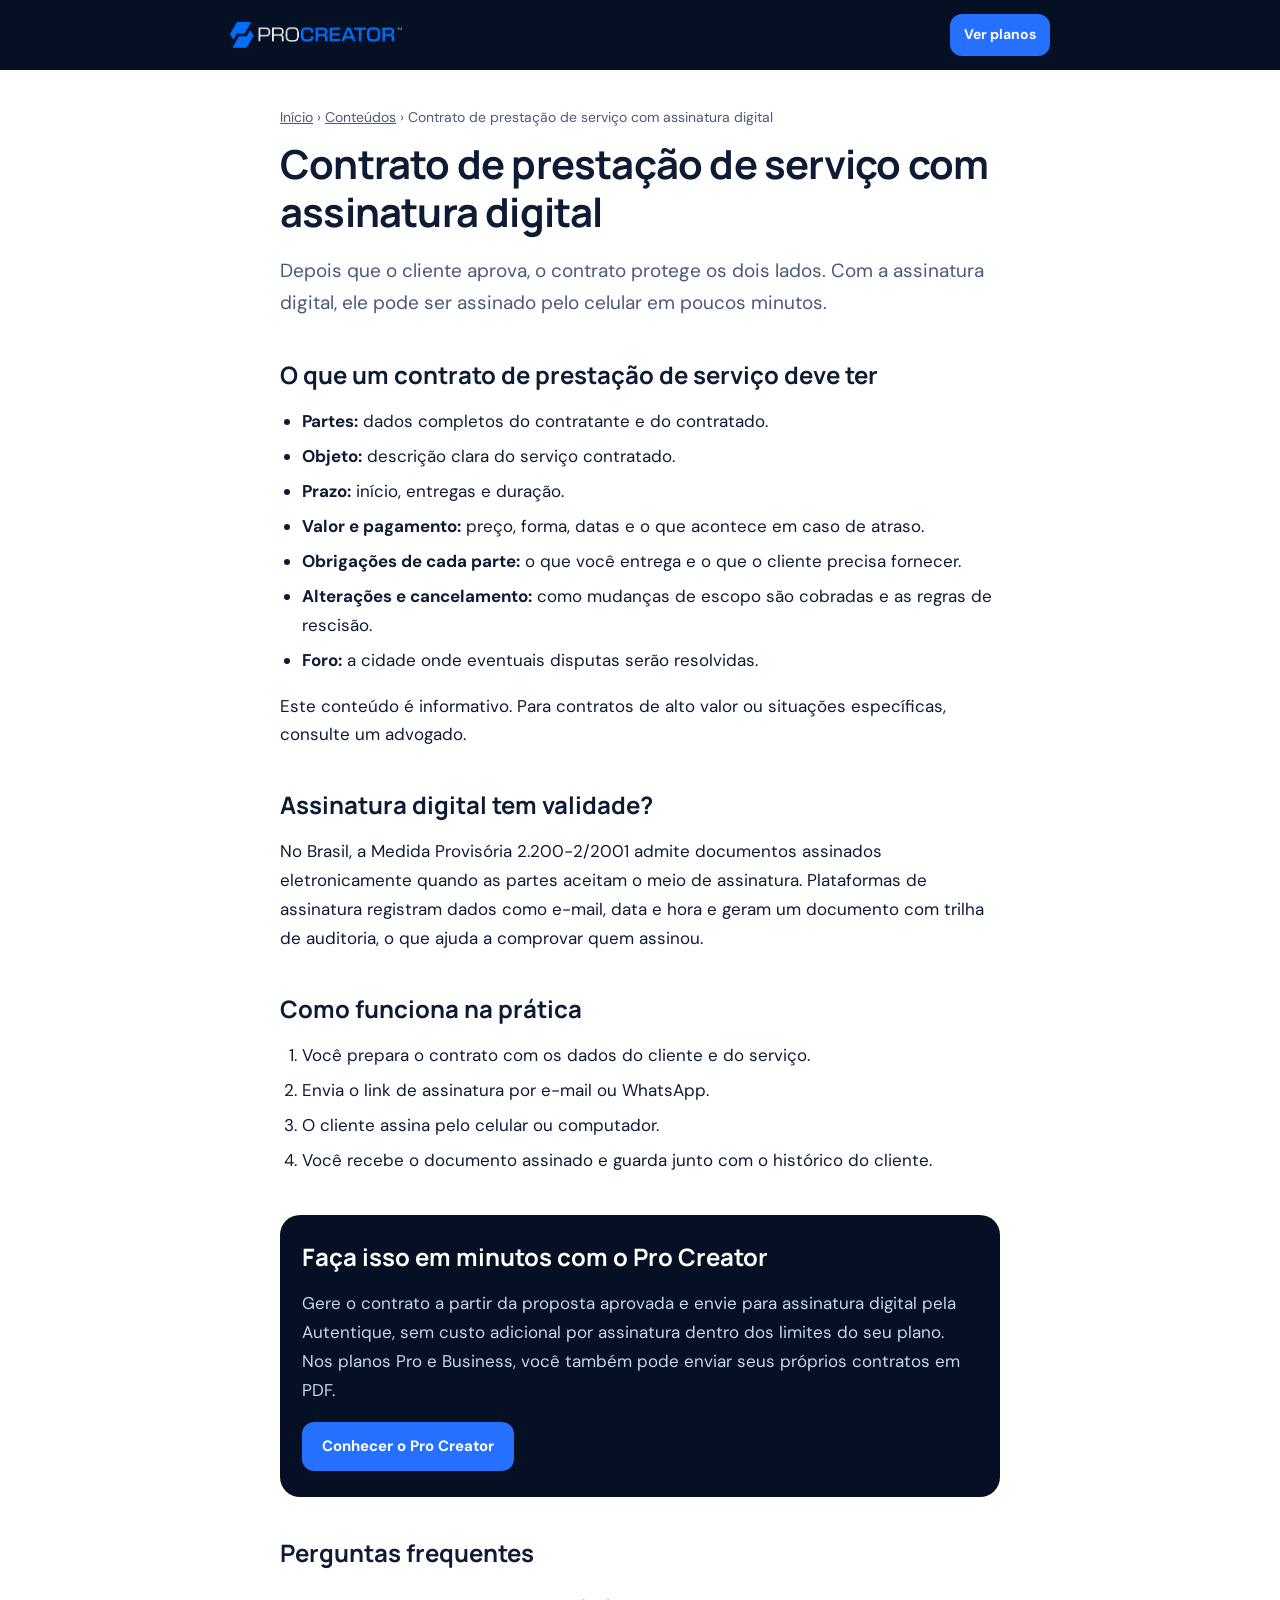
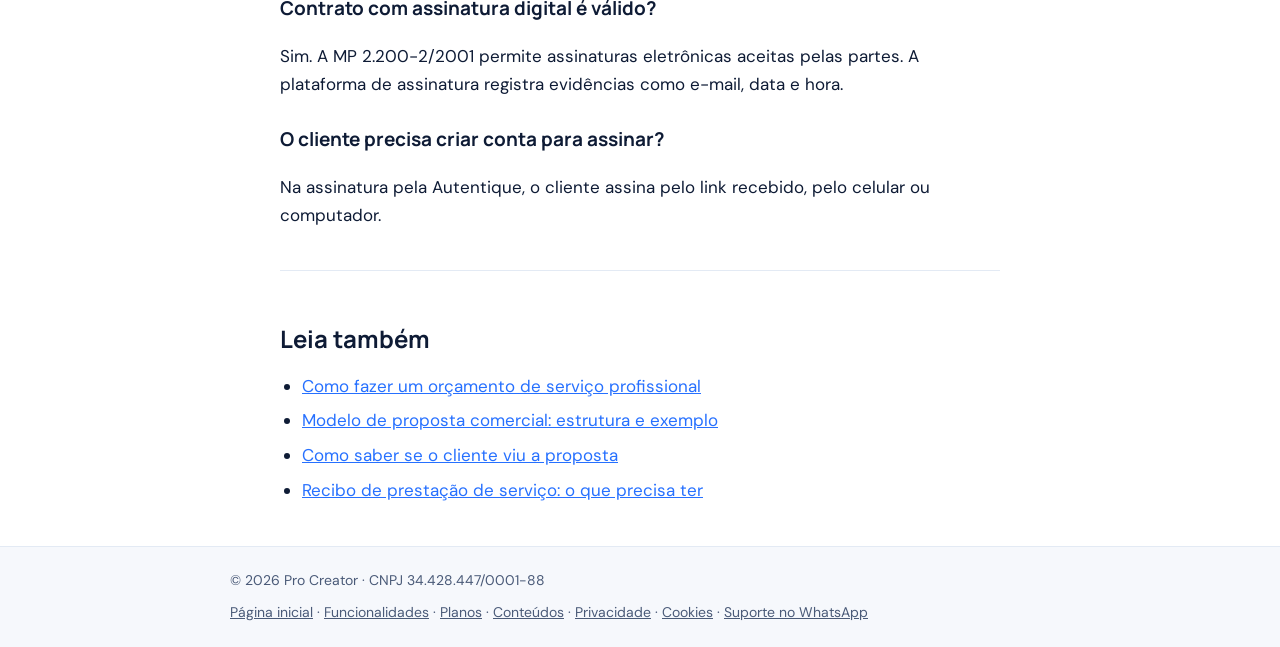
<file: contrato-de-prestacao-de-servico-assinatura-digital/index.html>
<!doctype html>
<html lang="pt-BR"><head>
<meta name="robots" content="noindex, nofollow">
<meta charset="utf-8"><meta name="viewport" content="width=device-width,initial-scale=1">
<title>Contrato de prestação de serviço com assinatura digital: como fazer | Pro Creator</title>
<meta name="description" content="Entenda o que um contrato de prestação de serviço deve conter e como coletar a assinatura do cliente pela internet, sem imprimir nem ir ao cartório.">
<link rel="canonical" href="https://procreator.com.br/contrato-de-prestacao-de-servico-assinatura-digital/">
<link rel="icon" href="/favicon.png" type="image/png" sizes="192x192">
<meta property="og:type" content="article"><meta property="og:locale" content="pt_BR"><meta property="og:site_name" content="Pro Creator">
<meta property="og:url" content="https://procreator.com.br/contrato-de-prestacao-de-servico-assinatura-digital/"><meta property="og:title" content="Contrato de prestação de serviço com assinatura digital"><meta property="og:description" content="Entenda o que um contrato de prestação de serviço deve conter e como coletar a assinatura do cliente pela…">
<meta property="og:image" content="https://procreator.com.br/assets/img/og-contrato-de-prestacao-de-servico-assinatura-digital.jpg"><meta property="og:image:width" content="1200"><meta property="og:image:height" content="630"><meta property="og:image:alt" content="Contrato de prestação de serviço com assinatura digital">
<meta name="twitter:card" content="summary_large_image"><meta name="twitter:title" content="Contrato de prestação de serviço com assinatura digital"><meta name="twitter:description" content="Entenda o que um contrato de prestação de serviço deve conter e como coletar a assinatura do cliente pela…"><meta name="twitter:image" content="https://procreator.com.br/assets/img/og-contrato-de-prestacao-de-servico-assinatura-digital.jpg">
<link rel="preconnect" href="https://fonts.googleapis.com"><link rel="preconnect" href="https://fonts.gstatic.com" crossorigin>
<link href="https://fonts.googleapis.com/css2?family=DM+Sans:wght@400;500;700&family=Manrope:wght@700;800&display=swap" rel="stylesheet">
<style>
:root{--ink:#0e1b35;--blue:#2670ff;--pale:#f6f8fc;--line:#e3eaf4;--navy:#061024;--muted:#4a5a78}
*{box-sizing:border-box}
body{margin:0;font-family:'DM Sans',-apple-system,BlinkMacSystemFont,sans-serif;color:var(--ink);background:#fff;line-height:1.7;font-size:17px}
a{color:var(--blue)}
.top{background:var(--navy)}
.top .in{max-width:860px;margin:0 auto;padding:14px 20px;display:flex;align-items:center;justify-content:space-between;gap:12px}
.top img{height:26px;width:auto;display:block}
.btn{display:inline-block;background:var(--blue);color:#fff;text-decoration:none;font-weight:700;padding:12px 20px;border-radius:12px;font-size:15px}
.top .btn{padding:9px 14px;font-size:14px}
main{max-width:760px;margin:0 auto;padding:36px 20px 24px}
.crumb{font-size:14px;color:var(--muted)}
.crumb a{color:var(--muted)}
h1{font-family:Manrope,sans-serif;font-size:clamp(28px,5vw,40px);line-height:1.2;margin:10px 0 14px;letter-spacing:-.02em}
h2{font-family:Manrope,sans-serif;font-size:24px;line-height:1.3;margin:40px 0 10px}
h3{font-family:Manrope,sans-serif;font-size:19px;margin:24px 0 6px}
.lead{font-size:19px;color:var(--muted)}
.box{background:var(--pale);border:1px solid var(--line);border-radius:16px;padding:18px 20px;margin:22px 0}
.box pre{white-space:pre-wrap;font-family:inherit;margin:0;font-size:15.5px;line-height:1.6}
.cta{background:var(--navy);color:#fff;border-radius:20px;padding:26px 22px;margin:40px 0}
.cta h2{color:#fff;margin-top:0}
.cta p{color:#c9d6ef}
ul,ol{padding-left:22px}
li{margin:6px 0}
.related{border-top:1px solid var(--line);margin-top:40px;padding-top:12px}
footer{border-top:1px solid var(--line);background:var(--pale);font-size:14px;color:var(--muted)}
footer .in{max-width:860px;margin:0 auto;padding:22px 20px;display:flex;flex-wrap:wrap;gap:8px 18px;justify-content:space-between}
footer a{color:var(--muted)}
</style>
<script type="application/ld+json">[{"@context": "https://schema.org", "@type": "Article", "headline": "Contrato de prestação de serviço com assinatura digital", "description": "Entenda o que um contrato de prestação de serviço deve conter e como coletar a assinatura do cliente pela internet, sem imprimir nem ir ao cartório.", "inLanguage": "pt-BR", "datePublished": "2026-10-25", "dateModified": "2026-10-25", "mainEntityOfPage": "https://procreator.com.br/contrato-de-prestacao-de-servico-assinatura-digital/", "author": {"@type": "Organization", "name": "Pro Creator", "url": "https://procreator.com.br/"}, "publisher": {"@type": "Organization", "name": "Pro Creator", "logo": {"@type": "ImageObject", "url": "https://procreator.com.br/assets/img/logo-procreator.png"}}}, {"@context": "https://schema.org", "@type": "BreadcrumbList", "itemListElement": [{"@type": "ListItem", "position": 1, "name": "Início", "item": "https://procreator.com.br/"}, {"@type": "ListItem", "position": 2, "name": "Conteúdos", "item": "https://procreator.com.br/conteudos/"}, {"@type": "ListItem", "position": 3, "name": "Contrato de prestação de serviço com assinatura digital", "item": "https://procreator.com.br/contrato-de-prestacao-de-servico-assinatura-digital/"}]}, {"@context": "https://schema.org", "@type": "FAQPage", "mainEntity": [{"@type": "Question", "name": "Contrato com assinatura digital é válido?", "acceptedAnswer": {"@type": "Answer", "text": "Sim. A MP 2.200-2/2001 permite assinaturas eletrônicas aceitas pelas partes. A plataforma de assinatura registra evidências como e-mail, data e hora."}}, {"@type": "Question", "name": "O cliente precisa criar conta para assinar?", "acceptedAnswer": {"@type": "Answer", "text": "Na assinatura pela Autentique, o cliente assina pelo link recebido, pelo celular ou computador."}}]}]</script>
<!-- Meta Pixel (Pro Creator) -->
<script>
!function(f,b,e,v,n,t,s){if(f.fbq)return;n=f.fbq=function(){n.callMethod?n.callMethod.apply(n,arguments):n.queue.push(arguments)};if(!f._fbq)f._fbq=n;n.push=n;n.loaded=!0;n.version='2.0';n.queue=[];t=b.createElement(e);t.async=!0;t.src=v;s=b.getElementsByTagName(e)[0];s.parentNode.insertBefore(t,s)}(window,document,'script','https://connect.facebook.net/en_US/fbevents.js');
fbq('init','912571467763616');fbq('track','PageView');
</script>
<noscript><img height="1" width="1" style="display:none" alt="" src="https://www.facebook.com/tr?id=912571467763616&ev=PageView&noscript=1"></noscript>
<!-- Microsoft Clarity -->
<script type="text/javascript">
    (function(c,l,a,r,i,t,y){
        c[a]=c[a]||function(){(c[a].q=c[a].q||[]).push(arguments)};
        t=l.createElement(r);t.async=1;t.src="https://www.clarity.ms/tag/"+i;
        y=l.getElementsByTagName(r)[0];y.parentNode.insertBefore(t,y);
    })(window, document, "clarity", "script", "ymf9uyrxub");
</script>
<!-- Pro Creator Analytics -->
<script src="https://procreator.app.br/pc-track.js" data-site="pcs_486d0abb95674caa" data-key="phc_qgMZm2yoKrikoGFcP8EuNFkKKvJFtFn4U3MuxDCo4K94" data-region="us" defer></script>
</head><body>
<header class="top"><div class="in"><a href="/" aria-label="Pro Creator, página inicial"><img src="/assets/img/logo-procreator.png" alt="Pro Creator" width="766" height="116"></a><a class="btn" href="/planos/">Ver planos</a></div></header>
<main>
<nav class="crumb" aria-label="Você está em"><a href="/">Início</a> › <a href="/conteudos/">Conteúdos</a> › Contrato de prestação de serviço com assinatura digital</nav>
<article>
<h1>Contrato de prestação de serviço com assinatura digital</h1>
<p class="lead">Depois que o cliente aprova, o contrato protege os dois lados. Com a assinatura digital, ele pode ser assinado pelo celular em poucos minutos.</p>

<h2>O que um contrato de prestação de serviço deve ter</h2>
<ul>
<li><strong>Partes:</strong> dados completos do contratante e do contratado.</li>
<li><strong>Objeto:</strong> descrição clara do serviço contratado.</li>
<li><strong>Prazo:</strong> início, entregas e duração.</li>
<li><strong>Valor e pagamento:</strong> preço, forma, datas e o que acontece em caso de atraso.</li>
<li><strong>Obrigações de cada parte:</strong> o que você entrega e o que o cliente precisa fornecer.</li>
<li><strong>Alterações e cancelamento:</strong> como mudanças de escopo são cobradas e as regras de rescisão.</li>
<li><strong>Foro:</strong> a cidade onde eventuais disputas serão resolvidas.</li>
</ul>
<p>Este conteúdo é informativo. Para contratos de alto valor ou situações específicas, consulte um advogado.</p>
<h2>Assinatura digital tem validade?</h2>
<p>No Brasil, a Medida Provisória 2.200-2/2001 admite documentos assinados eletronicamente quando as partes aceitam o meio de assinatura. Plataformas de assinatura registram dados como e-mail, data e hora e geram um documento com trilha de auditoria, o que ajuda a comprovar quem assinou.</p>
<h2>Como funciona na prática</h2>
<ol>
<li>Você prepara o contrato com os dados do cliente e do serviço.</li>
<li>Envia o link de assinatura por e-mail ou WhatsApp.</li>
<li>O cliente assina pelo celular ou computador.</li>
<li>Você recebe o documento assinado e guarda junto com o histórico do cliente.</li>
</ol>
<div class="cta"><h2>Faça isso em minutos com o Pro Creator</h2><p>Gere o contrato a partir da proposta aprovada e envie para assinatura digital pela Autentique, sem custo adicional por assinatura dentro dos limites do seu plano. Nos planos Pro e Business, você também pode enviar seus próprios contratos em PDF.</p><a class="btn" href="/planos/">Conhecer o Pro Creator</a></div>
<h2>Perguntas frequentes</h2>
<h3>Contrato com assinatura digital é válido?</h3><p>Sim. A MP 2.200-2/2001 permite assinaturas eletrônicas aceitas pelas partes. A plataforma de assinatura registra evidências como e-mail, data e hora.</p><h3>O cliente precisa criar conta para assinar?</h3><p>Na assinatura pela Autentique, o cliente assina pelo link recebido, pelo celular ou computador.</p>
</article>
<nav class="related" aria-label="Leia também"><h2>Leia também</h2><ul><li><a href="/como-fazer-orcamento-de-servico/">Como fazer um orçamento de serviço profissional</a></li><li><a href="/modelo-de-proposta-comercial/">Modelo de proposta comercial: estrutura e exemplo</a></li><li><a href="/como-saber-se-o-cliente-viu-a-proposta/">Como saber se o cliente viu a proposta</a></li><li><a href="/recibo-de-prestacao-de-servico/">Recibo de prestação de serviço: o que precisa ter</a></li></ul></nav>
</main>
<footer><div class="in"><span>© 2026 Pro Creator · CNPJ 34.428.447/0001-88</span><span><a href="/">Página inicial</a> · <a href="/funcionalidades/">Funcionalidades</a> · <a href="/planos/">Planos</a> · <a href="/conteudos/">Conteúdos</a> · <a href="/politica-de-privacidade/">Privacidade</a> · <a href="/politica-de-cookies/">Cookies</a> · <a href="https://wa.me/554796759899" rel="noopener">Suporte no WhatsApp</a></span></div></footer>
<script src="/assets/js/cookies.js" defer></script>
</body></html>
</file>
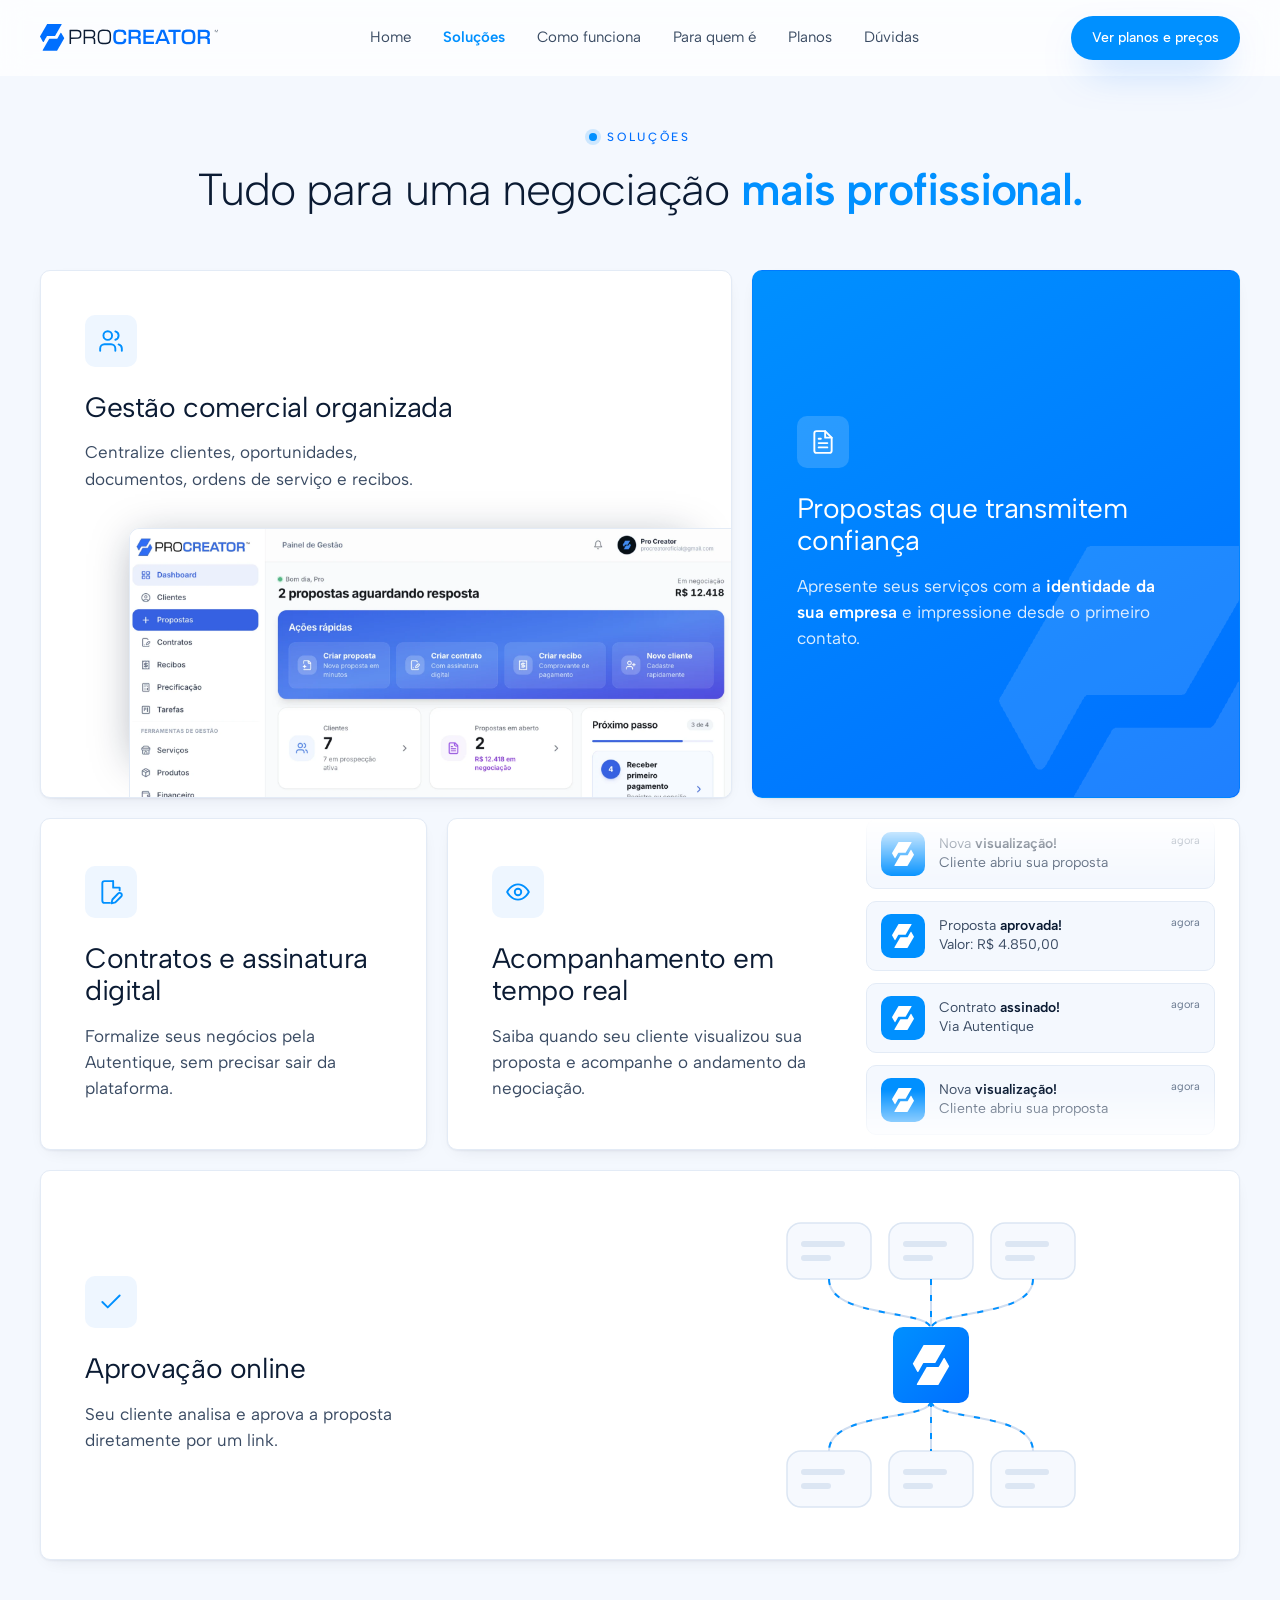
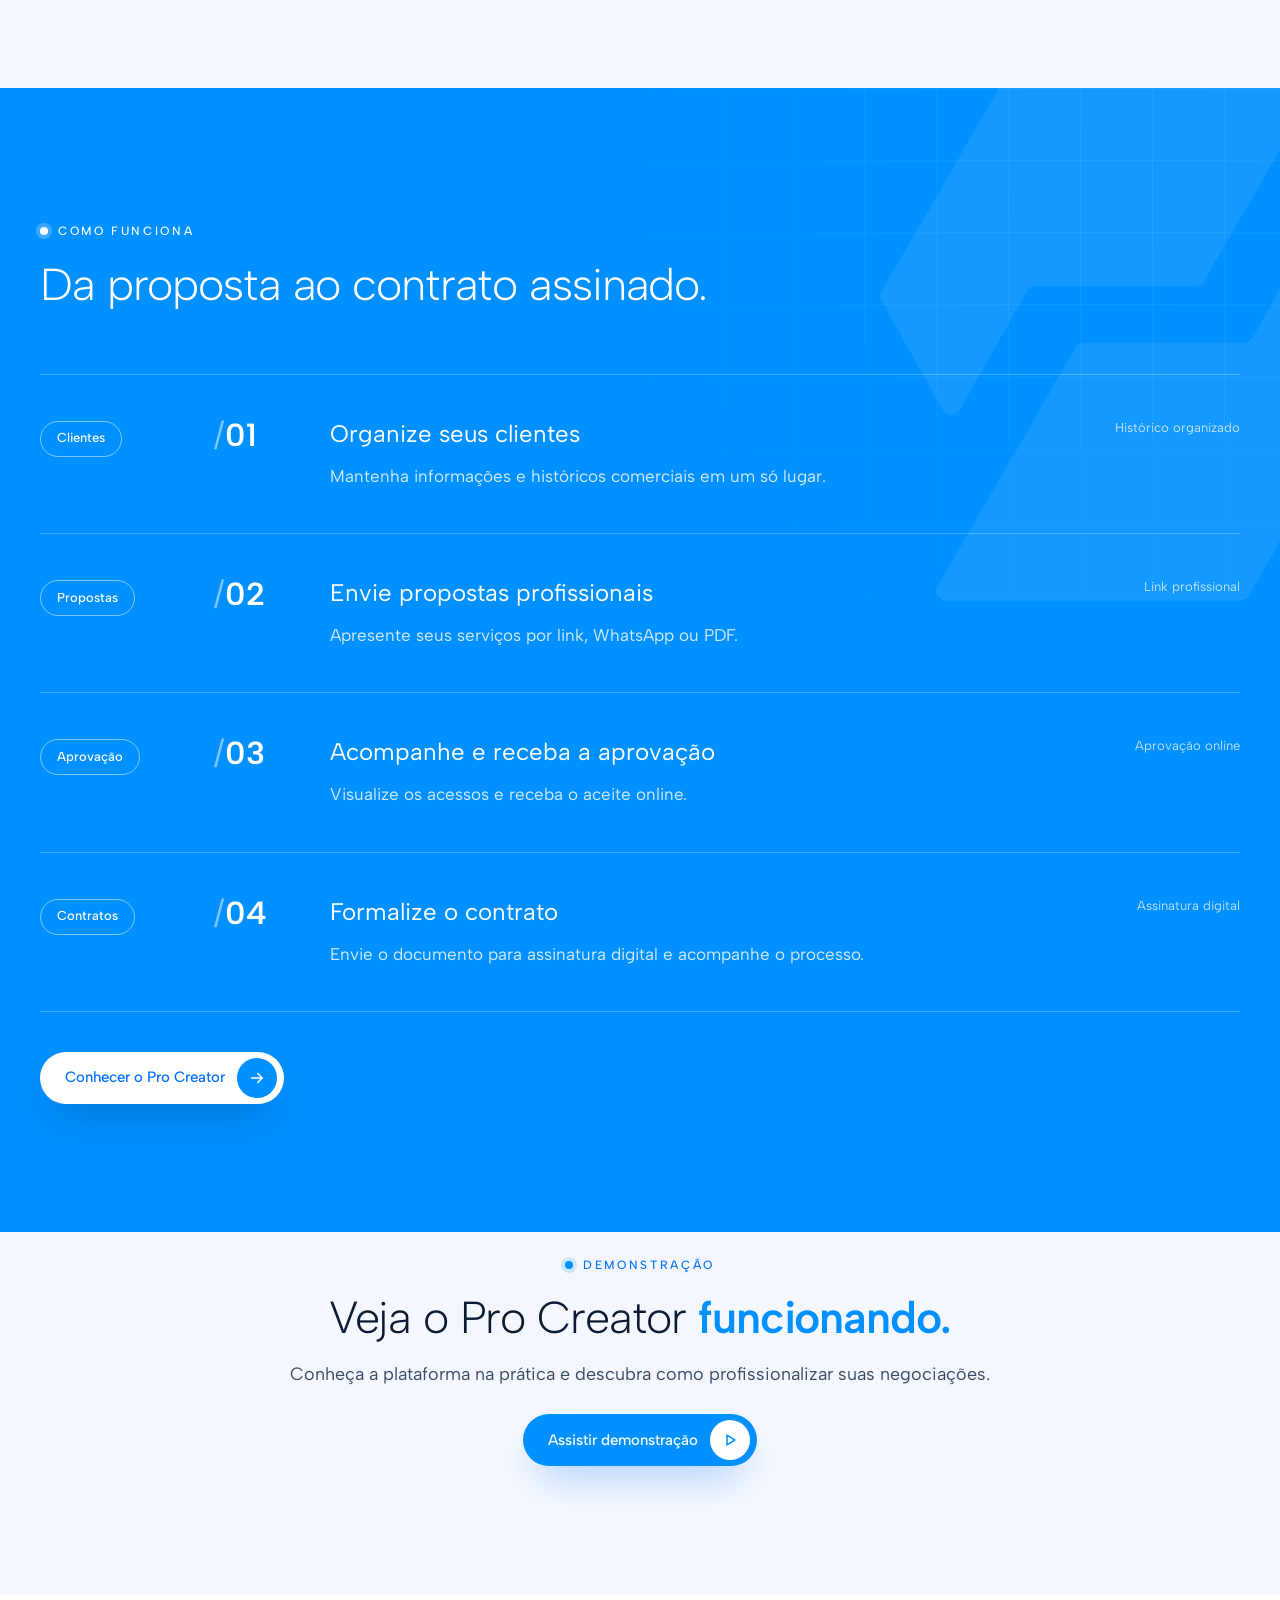
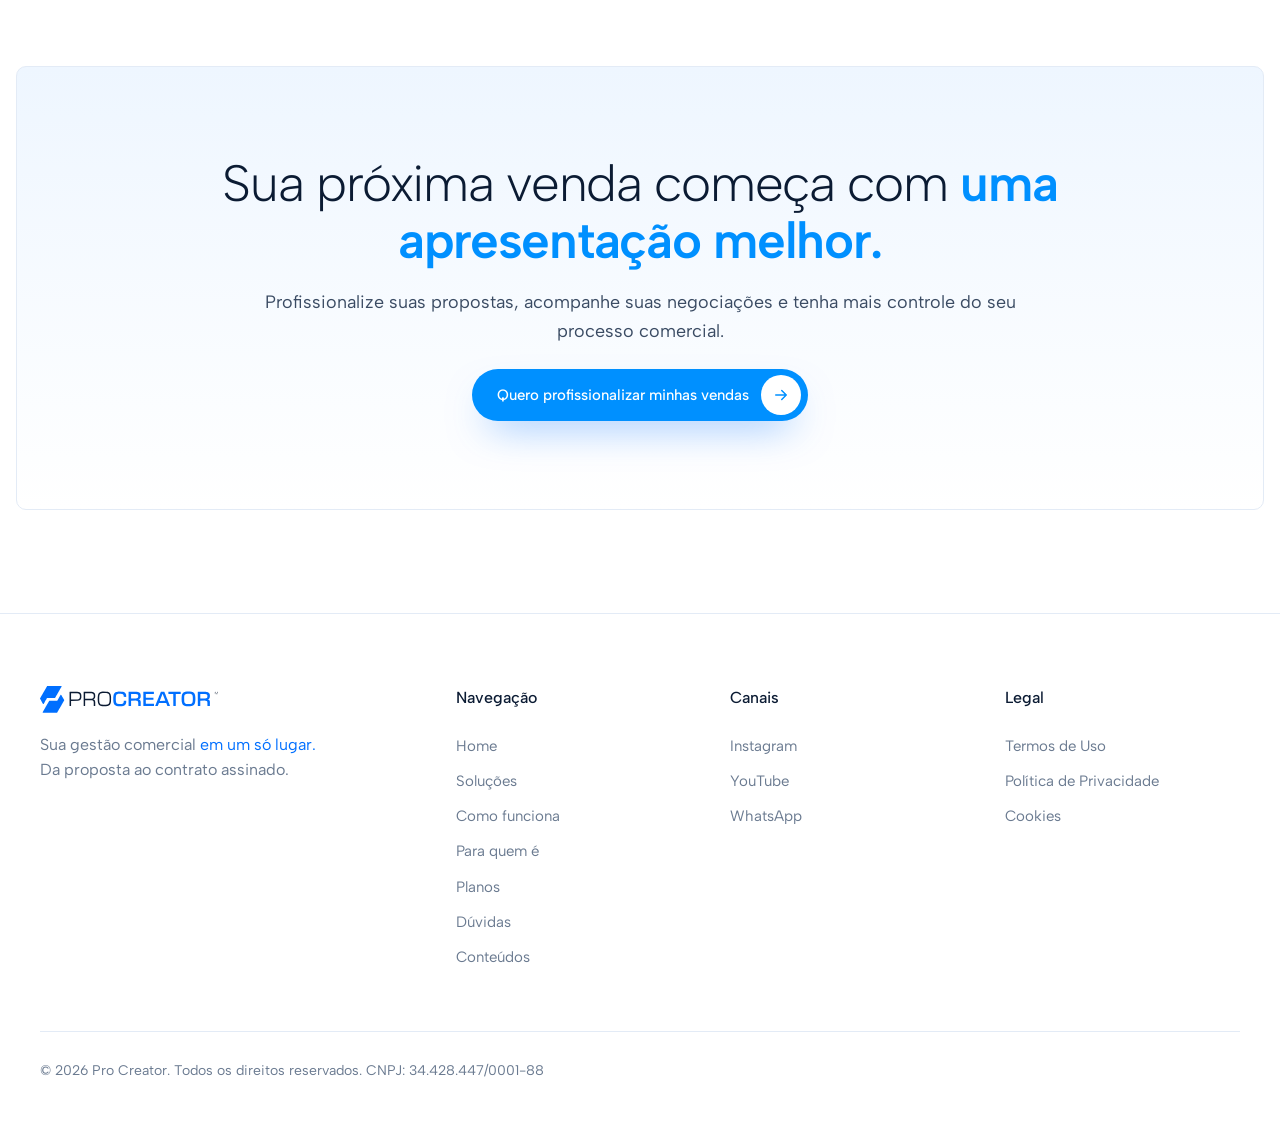
<file: funcionalidades/index.html>
<!doctype html>
<html lang="pt-BR">
<head>
<meta name="robots" content="noindex, nofollow">
<meta charset="utf-8">
<meta name="viewport" content="width=device-width, initial-scale=1">
<title>Funcionalidades: propostas, contratos e assinatura digital | Pro Creator</title>
<meta name="description" content="Propostas digitais com a sua marca, aviso quando o cliente abre, aprovação online, contratos com assinatura digital, recibos e ordens de serviço em um só lugar.">
<meta name="google-site-verification" content="EQTBJFn6P7M4_oUG155E9_s67G8eYXeV-26ndWRN-9Y">
<link rel="canonical" href="https://procreator.com.br/funcionalidades/">
<meta property="og:url" content="https://procreator.com.br/funcionalidades/">
<meta property="og:site_name" content="Pro Creator">
<script type="application/ld+json">[{"@context": "https://schema.org", "@type": "WebPage", "name": "Funcionalidades: propostas, contratos e assinatura digital | Pro Creator", "description": "Propostas digitais com a sua marca, aviso quando o cliente abre, aprovação online, contratos com assinatura digital, recibos e ordens de serviço em um só lugar.", "url": "https://procreator.com.br/funcionalidades/", "inLanguage": "pt-BR", "isPartOf": {"@type": "WebSite", "name": "Pro Creator", "url": "https://procreator.com.br/"}}, {"@context": "https://schema.org", "@type": "BreadcrumbList", "itemListElement": [{"@type": "ListItem", "position": 1, "name": "Início", "item": "https://procreator.com.br/"}, {"@type": "ListItem", "position": 2, "name": "Funcionalidades", "item": "https://procreator.com.br/funcionalidades/"}]}]</script>
<meta name="theme-color" content="#0090FF">
<meta property="og:type" content="website">
<meta property="og:locale" content="pt_BR">
<meta property="og:title" content="Funcionalidades: propostas, contratos e assinatura digital | Pro Creator">
<meta property="og:description" content="Propostas, contratos com assinatura digital, recibos e OS em um só lugar.">
<meta property="og:image" content="https://procreator.com.br/assets/img/og-home.jpg">
<meta property="og:image:width" content="1200">
<meta property="og:image:height" content="630">
<meta property="og:image:alt" content="Pro Creator: sua gestão comercial em um só lugar. Da proposta ao contrato assinado.">
<meta name="twitter:card" content="summary_large_image">
<meta name="twitter:title" content="Funcionalidades: propostas, contratos e assinatura digital | Pro Creator">
<meta name="twitter:description" content="Propostas, contratos com assinatura digital, recibos e OS em um só lugar.">
<meta name="twitter:image" content="https://procreator.com.br/assets/img/og-home.jpg">
<link rel="icon" type="image/png" href="/assets/img/favicon.png">
<link rel="apple-touch-icon" href="/assets/img/apple-touch-icon.png">
<link rel="preconnect" href="https://fonts.googleapis.com">
<link rel="preconnect" href="https://fonts.gstatic.com" crossorigin>
<link href="https://fonts.googleapis.com/css2?family=Albert+Sans:wght@300;400;500;600;700&display=swap" rel="stylesheet">
<link rel="stylesheet" href="/assets/css/style.css?v=20261030b">
<script>document.documentElement.classList.add('js')</script>

<!-- Meta Pixel (Pro Creator) -->
<script>
!function(f,b,e,v,n,t,s){if(f.fbq)return;n=f.fbq=function(){n.callMethod?n.callMethod.apply(n,arguments):n.queue.push(arguments)};if(!f._fbq)f._fbq=n;n.push=n;n.loaded=!0;n.version='2.0';n.queue=[];t=b.createElement(e);t.async=!0;t.src=v;s=b.getElementsByTagName(e)[0];s.parentNode.insertBefore(t,s)}(window,document,'script','https://connect.facebook.net/en_US/fbevents.js');
fbq('init','912571467763616');fbq('track','PageView');
</script>
<noscript><img height="1" width="1" style="display:none" alt="" src="https://www.facebook.com/tr?id=912571467763616&ev=PageView&noscript=1"></noscript>
<!-- Microsoft Clarity -->
<script type="text/javascript">
    (function(c,l,a,r,i,t,y){
        c[a]=c[a]||function(){(c[a].q=c[a].q||[]).push(arguments)};
        t=l.createElement(r);t.async=1;t.src="https://www.clarity.ms/tag/"+i;
        y=l.getElementsByTagName(r)[0];y.parentNode.insertBefore(t,y);
    })(window, document, "clarity", "script", "ymf9uyrxub");
</script>
<!-- Pro Creator Analytics -->
<script src="https://procreator.app.br/pc-track.js" data-site="pcs_486d0abb95674caa" data-key="phc_qgMZm2yoKrikoGFcP8EuNFkKKvJFtFn4U3MuxDCo4K94" data-region="us" defer></script>
</head>
<body>

<!-- Ícones -->
<svg width="0" height="0" style="position:absolute" aria-hidden="true">
  <symbol id="i-arrow" viewBox="0 0 24 24"><path d="M5 12h14M13 6l6 6-6 6"/></symbol>
  <symbol id="i-check" viewBox="0 0 24 24"><path d="M20 6 9 17l-5-5"/></symbol>
  <symbol id="i-plus" viewBox="0 0 24 24"><path d="M12 5v14M5 12h14"/></symbol>
  <symbol id="i-menu" viewBox="0 0 24 24"><path d="M4 7h16M4 12h16M4 17h16"/></symbol>
  <symbol id="i-play" viewBox="0 0 24 24"><path d="M8 5.5v13l10.5-6.5z"/></symbol>
  <symbol id="i-eye" viewBox="0 0 24 24"><path d="M2 12s3.5-7 10-7 10 7 10 7-3.5 7-10 7S2 12 2 12z"/><circle cx="12" cy="12" r="3"/></symbol>
  <symbol id="i-users" viewBox="0 0 24 24"><path d="M16 21v-2a4 4 0 0 0-4-4H6a4 4 0 0 0-4 4v2"/><circle cx="9" cy="7" r="4"/><path d="M22 21v-2a4 4 0 0 0-3-3.87M16 3.13a4 4 0 0 1 0 7.75"/></symbol>
  <symbol id="i-file" viewBox="0 0 24 24"><path d="M14 2H6a2 2 0 0 0-2 2v16a2 2 0 0 0 2 2h12a2 2 0 0 0 2-2V8z"/><path d="M14 2v6h6M16 13H8M16 17H8M10 9H8"/></symbol>
  <symbol id="i-file-sign" viewBox="0 0 24 24"><path d="M14 2H6a2 2 0 0 0-2 2v16a2 2 0 0 0 2 2h5"/><path d="M14 2v6h6M20 8v2.5"/><path d="M18.4 13.6a2 2 0 1 1 2.8 2.8L16 21.6l-3.6.9.9-3.6z"/></symbol>
  <symbol id="i-file-down" viewBox="0 0 24 24"><path d="M14 2H6a2 2 0 0 0-2 2v16a2 2 0 0 0 2 2h12a2 2 0 0 0 2-2V8z"/><path d="M14 2v6h6M12 12v6M9 15l3 3 3-3"/></symbol>
  <symbol id="i-sparkles" viewBox="0 0 24 24"><path d="M12 3l1.9 5.1L19 10l-5.1 1.9L12 17l-1.9-5.1L5 10l5.1-1.9z"/><path d="M19 3v4M21 5h-4M5 17v4M7 19H3"/></symbol>
  <symbol id="i-clipboard" viewBox="0 0 24 24"><rect x="8" y="2" width="8" height="4" rx="1"/><path d="M16 4h2a2 2 0 0 1 2 2v14a2 2 0 0 1-2 2H6a2 2 0 0 1-2-2V6a2 2 0 0 1 2-2h2"/><path d="m9 14 2 2 4-4"/></symbol>
  <symbol id="i-briefcase" viewBox="0 0 24 24"><rect x="2" y="7" width="20" height="14" rx="2"/><path d="M16 7V5a2 2 0 0 0-2-2h-4a2 2 0 0 0-2 2v2M2 13h20"/></symbol>
  <symbol id="i-pen-tool" viewBox="0 0 24 24"><path d="m12 19 7-7 3 3-7 7z"/><path d="m18 13-1.5-7.5L2 2l3.5 14.5L13 18z"/><path d="m2 2 7.6 7.6"/><circle cx="11" cy="11" r="2"/></symbol>
  <symbol id="i-wrench" viewBox="0 0 24 24"><path d="M14.7 6.3a1 1 0 0 0 0 1.4l1.6 1.6a1 1 0 0 0 1.4 0l3.77-3.77a6 6 0 0 1-7.94 7.94l-6.91 6.91a2.12 2.12 0 0 1-3-3l6.91-6.91a6 6 0 0 1 7.94-7.94z"/></symbol>
  <symbol id="i-bulb" viewBox="0 0 24 24"><path d="M9 18h6M10 22h4"/><path d="M15.1 14c.2-1 .7-1.7 1.4-2.5A4.6 4.6 0 0 0 18 8 6 6 0 0 0 6 8c0 1 .2 2.2 1.5 3.5.7.7 1.3 1.5 1.4 2.5"/></symbol>
  <symbol id="i-pen" viewBox="0 0 24 24"><path d="M12 20h9"/><path d="M16.5 3.5a2.12 2.12 0 0 1 3 3L7 19l-4 1 1-4z"/></symbol>
  <symbol id="i-wallet" viewBox="0 0 24 24"><path d="M19 7V4a1 1 0 0 0-1-1H5a2 2 0 0 0 0 4h15a1 1 0 0 1 1 1v4h-3a2 2 0 0 0 0 4h3a1 1 0 0 0 1-1v-2a1 1 0 0 0-1-1"/><path d="M3 5v14a2 2 0 0 0 2 2h15a1 1 0 0 0 1-1v-4"/></symbol>
  <symbol id="i-layout" viewBox="0 0 24 24"><rect x="3" y="3" width="7" height="9" rx="1.5"/><rect x="14" y="3" width="7" height="5" rx="1.5"/><rect x="14" y="12" width="7" height="9" rx="1.5"/><rect x="3" y="16" width="7" height="5" rx="1.5"/></symbol>
  <symbol id="i-link" viewBox="0 0 24 24"><path d="M10 13a5 5 0 0 0 7.54.54l3-3a5 5 0 0 0-7.07-7.07l-1.72 1.71"/><path d="M14 11a5 5 0 0 0-7.54-.54l-3 3a5 5 0 0 0 7.07 7.07l1.71-1.71"/></symbol>
  <symbol id="i-signature" viewBox="0 0 24 24"><path d="M3 16c2.5-2.5 3.5-8 5.5-8S9.5 15 11.5 15s2-3 4-3 2 2 5.5 2"/><path d="M3 20h18"/></symbol>
  <symbol id="i-history" viewBox="0 0 24 24"><path d="M3 12a9 9 0 1 0 3-6.7L3 8"/><path d="M3 3v5h5M12 7v5l3.5 2"/></symbol>
  <symbol id="i-lock" viewBox="0 0 24 24"><rect x="5" y="11" width="14" height="10" rx="2"/><path d="M8 11V7a4 4 0 0 1 8 0v4"/></symbol>
  <symbol id="i-quote" viewBox="0 0 24 24"><path d="M10 11H6a1 1 0 0 1-1-1V7a1 1 0 0 1 1-1h3a1 1 0 0 1 1 1v6c0 3-1.5 4.5-4 5M20 11h-4a1 1 0 0 1-1-1V7a1 1 0 0 1 1-1h3a1 1 0 0 1 1 1v6c0 3-1.5 4.5-4 5"/></symbol>
</svg>

<header class="header" id="topo">
  <div class="container">
    <a class="brand" href="/#inicio" aria-label="Pro Creator, início"><img src="/assets/img/logo-procreator.svg" alt="Pro Creator" width="178" height="27"></a>
    <nav class="nav" aria-label="Principal">
      <a href="/#inicio" class="is-active">Home</a>
      <a href="#solucoes">Soluções</a>
      <a href="#como-funciona">Como funciona</a>
      <a href="/para-quem-e/">Para quem é</a>
      <a href="/planos/">Planos</a>
      <a href="/#duvidas">Dúvidas</a>
    </nav>
    <div class="header-cta">
      <a class="btn btn-primary btn-sm" href="/planos/">Ver planos e preços</a>
      <button class="menu-toggle" type="button" aria-expanded="false" aria-controls="mobile-nav" aria-label="Abrir menu"><svg class="icon"><use href="#i-menu"/></svg></button>
    </div>
  </div>
</header>
<nav class="mobile-nav" id="mobile-nav" aria-label="Menu mobile">
  <a href="/#inicio">Home</a>
  <a href="#solucoes">Soluções</a>
  <a href="#como-funciona">Como funciona</a>
  <a href="/para-quem-e/">Para quem é</a>
  <a href="/planos/">Planos</a>
  <a href="/#duvidas">Dúvidas</a>
  <a class="btn btn-primary" href="/planos/">Ver planos e preços <span class="btn-arrow"><svg class="icon"><use href="#i-arrow"/></svg></span></a>
</nav>

<main>
  <section class="section solutions" id="solucoes">
    <div class="container">
      <div class="section-head" data-reveal>
        <span class="eyebrow">Soluções</span>
        <h1 class="h2">Tudo para uma negociação <strong>mais profissional.</strong></h1>
      </div>

      <div class="bento">
        <article class="card span-7" data-reveal>
          <span class="tile"><svg class="icon"><use href="#i-users"/></svg></span>
          <h3>Gestão comercial organizada</h3>
          <p>Centralize clientes, oportunidades, documentos, ordens de serviço e recibos.</p>
          <div class="card-media"><img src="/assets/img/tela-dashboard.webp" alt="Tela de gestão de clientes do Pro Creator" width="1894" height="1184" loading="lazy"></div>
        </article>

        <article class="card card-blue span-5" data-reveal>
          <img class="card-mark" src="/assets/img/simbolo-branco.svg" alt="" aria-hidden="true">
          <span class="tile"><svg class="icon"><use href="#i-file"/></svg></span>
          <h3>Propostas que transmitem confiança</h3>
          <p>Apresente seus serviços com a <strong>identidade da sua empresa</strong> e impressione desde o primeiro contato.</p>
        </article>

        <article class="card card-center span-4" data-reveal>
          <span class="tile"><svg class="icon"><use href="#i-file-sign"/></svg></span>
          <h3>Contratos e assinatura digital</h3>
          <p>Formalize seus negócios pela Autentique, sem precisar sair da plataforma.</p>
        </article>

        <article class="card card-split span-8" data-reveal>
          <div class="card-copy">
            <span class="tile"><svg class="icon"><use href="#i-eye"/></svg></span>
            <h3>Acompanhamento em tempo real</h3>
            <p>Saiba quando seu cliente visualizou sua proposta e acompanhe o andamento da negociação.</p>
          </div>
          <div class="notify" aria-hidden="true">
            <div class="notify-track">
              <div class="notify-item"><span class="ni-logo"><img src="/assets/img/simbolo-branco.svg" alt=""></span><p>Nova <b>visualização!</b><br>Cliente abriu sua proposta</p><time>agora</time></div>
              <div class="notify-item"><span class="ni-logo"><img src="/assets/img/simbolo-branco.svg" alt=""></span><p>Proposta <b>aprovada!</b><br>Valor: R$ 4.850,00</p><time>agora</time></div>
              <div class="notify-item"><span class="ni-logo"><img src="/assets/img/simbolo-branco.svg" alt=""></span><p>Contrato <b>assinado!</b><br>Via Autentique</p><time>agora</time></div>
              <div class="notify-item"><span class="ni-logo"><img src="/assets/img/simbolo-branco.svg" alt=""></span><p>Nova <b>visualização!</b><br>Cliente abriu sua proposta</p><time>agora</time></div>
              <div class="notify-item"><span class="ni-logo"><img src="/assets/img/simbolo-branco.svg" alt=""></span><p>Proposta <b>aprovada!</b><br>Valor: R$ 4.850,00</p><time>agora</time></div>
              <div class="notify-item"><span class="ni-logo"><img src="/assets/img/simbolo-branco.svg" alt=""></span><p>Contrato <b>assinado!</b><br>Via Autentique</p><time>agora</time></div>
            </div>
          </div>
        </article>

        <article class="card card-split span-12" data-reveal>
          <div class="card-copy">
            <span class="tile"><svg class="icon"><use href="#i-check"/></svg></span>
            <h3>Aprovação online</h3>
            <p>Seu cliente analisa e aprova a proposta diretamente por um link.</p>
          </div>
          <svg class="flow" viewBox="0 0 320 300" aria-hidden="true">
            <defs>
              <linearGradient id="g-tile" x1="0" y1="0" x2="1" y2="1"><stop offset="0" stop-color="#0090FF"/><stop offset="1" stop-color="#006FFF"/></linearGradient>
            </defs>
            <g fill="#F6F9FE" stroke="#DCE6F3" stroke-width="1.5">
              <rect x="16" y="8" width="84" height="56" rx="14"/><rect x="118" y="8" width="84" height="56" rx="14"/><rect x="220" y="8" width="84" height="56" rx="14"/>
              <rect x="16" y="236" width="84" height="56" rx="14"/><rect x="118" y="236" width="84" height="56" rx="14"/><rect x="220" y="236" width="84" height="56" rx="14"/>
            </g>
            <g fill="#DCE6F3">
              <rect x="30" y="26" width="44" height="6" rx="3"/><rect x="30" y="40" width="30" height="6" rx="3"/>
              <rect x="132" y="26" width="44" height="6" rx="3"/><rect x="132" y="40" width="30" height="6" rx="3"/>
              <rect x="234" y="26" width="44" height="6" rx="3"/><rect x="234" y="40" width="30" height="6" rx="3"/>
              <rect x="30" y="254" width="44" height="6" rx="3"/><rect x="30" y="268" width="30" height="6" rx="3"/>
              <rect x="132" y="254" width="44" height="6" rx="3"/><rect x="132" y="268" width="30" height="6" rx="3"/>
              <rect x="234" y="254" width="44" height="6" rx="3"/><rect x="234" y="268" width="30" height="6" rx="3"/>
            </g>
            <g fill="none" stroke="#CFDDF0" stroke-width="2">
              <path d="M58 64c0 40 102 30 102 50M160 64v50M262 64c0 40-102 30-102 50"/>
              <path d="M160 186c0 20-102 10-102 50M160 186v50M160 186c0 20 102 10 102 50"/>
            </g>
            <g fill="none" stroke="#0090FF" stroke-width="2" stroke-dasharray="6 10" class="flow-dash">
              <path d="M58 64c0 40 102 30 102 50M160 64v50M262 64c0 40-102 30-102 50"/>
              <path d="M160 186c0 20-102 10-102 50M160 186v50M160 186c0 20 102 10 102 50"/>
            </g>
            <rect x="122" y="112" width="76" height="76" rx="10" fill="url(#g-tile)"/>
            <image href="/assets/img/simbolo-branco.svg" x="141" y="130" width="38" height="40"/>
          </svg>
        </article>

      </div>
    </div>
  </section>
  <section class="section how" id="como-funciona">
    <img class="how-mark" src="/assets/img/simbolo-branco.svg" alt="" aria-hidden="true">
    <div class="container">
      <span class="eyebrow">Como funciona</span>
      <h2 class="h2">Da proposta ao contrato assinado.</h2>
      <ol class="steps">
        <li class="step" data-reveal>
          <span class="chip">Clientes</span>
          <span class="step-num"><span>/</span>01</span>
          <div><h3>Organize seus clientes</h3><p>Mantenha informações e históricos comerciais em um só lugar.</p></div>
          <span class="step-tag">Histórico organizado</span>
        </li>
        <li class="step" data-reveal>
          <span class="chip">Propostas</span>
          <span class="step-num"><span>/</span>02</span>
          <div><h3>Envie propostas profissionais</h3><p>Apresente seus serviços por link, WhatsApp ou PDF.</p></div>
          <span class="step-tag">Link profissional</span>
        </li>
        <li class="step" data-reveal>
          <span class="chip">Aprovação</span>
          <span class="step-num"><span>/</span>03</span>
          <div><h3>Acompanhe e receba a aprovação</h3><p>Visualize os acessos e receba o aceite online.</p></div>
          <span class="step-tag">Aprovação online</span>
        </li>
        <li class="step" data-reveal>
          <span class="chip">Contratos</span>
          <span class="step-num"><span>/</span>04</span>
          <div><h3>Formalize o contrato</h3><p>Envie o documento para assinatura digital e acompanhe o processo.</p></div>
          <span class="step-tag">Assinatura digital</span>
        </li>
      </ol>
      <div class="how-cta">
        <a class="btn btn-white" href="/planos/">Conhecer o Pro Creator <span class="btn-arrow"><svg class="icon"><use href="#i-arrow"/></svg></span></a>
      </div>
    </div>
  </section>
  <section class="section platform" id="plataforma">
    <div class="container">
      <div class="section-head" data-reveal>
        <span class="eyebrow">Demonstração</span>
        <h2 class="h2">Veja o Pro Creator <strong>funcionando.</strong></h2>
        <p class="lead">Conheça a plataforma na prática e descubra como profissionalizar suas negociações.</p>
        <a class="btn btn-primary" href="https://www.youtube.com/@ProCreatoroficial" target="_blank" rel="noopener noreferrer">Assistir demonstração <span class="btn-arrow"><svg class="icon"><use href="#i-play"/></svg></span></a>
      </div>
    </div>
  </section>
  <section class="final" id="comecar">
    <div class="container">
      <h2 class="h2" data-reveal>Sua próxima venda começa com <strong>uma apresentação melhor.</strong></h2>
      <p class="lead" data-reveal>Profissionalize suas propostas, acompanhe suas negociações e tenha mais controle do seu processo comercial.</p>
      <div class="hero-actions" data-reveal>
        <a class="btn btn-primary" href="/#planos">Quero profissionalizar minhas vendas <span class="btn-arrow"><svg class="icon"><use href="#i-arrow"/></svg></span></a>
      </div>
    </div>
  </section>
</main>

<footer class="footer">
  <div class="container">
    <div class="footer-grid">
      <div class="footer-brand">
        <img src="/assets/img/logo-procreator.svg" alt="Pro Creator" width="178" height="27" loading="lazy">
        <p>Sua gestão comercial <span>em um só lugar.</span><br>Da proposta ao contrato assinado.</p>
      </div>
      <div class="footer-col">
        <h4>Navegação</h4>
        <a href="/#inicio">Home</a><a href="#solucoes">Soluções</a><a href="#como-funciona">Como funciona</a><a href="/para-quem-e/">Para quem é</a><a href="/planos/">Planos</a><a href="/#duvidas">Dúvidas</a><a href="/conteudos/">Conteúdos</a>
      </div>
      <div class="footer-col">
        <h4>Canais</h4>
        <a href="https://www.instagram.com/procreatoroficial/" target="_blank" rel="noopener noreferrer">Instagram</a><a href="https://www.youtube.com/@ProCreatoroficial" target="_blank" rel="noopener noreferrer">YouTube</a><a href="https://wa.me/554796759899" target="_blank" rel="noopener noreferrer">WhatsApp</a>
      </div>
      <div class="footer-col">
        <h4>Legal</h4>
        <a href="https://termos-de-usoo.netlify.app/" target="_blank" rel="noopener noreferrer">Termos de Uso</a><a href="/politica-de-privacidade/">Política de Privacidade</a><a href="/politica-de-cookies/">Cookies</a>
      </div>
    </div>
    <div class="footer-bottom">© 2026 Pro Creator. Todos os direitos reservados. CNPJ: 34.428.447/0001-88</div>
  </div>
</footer>

<script src="/assets/js/main.js" defer></script>
<script src="/assets/js/cookies.js" defer></script>
<div class="bottom-fade" aria-hidden="true"></div>
<script>
(function(){var f=document.querySelector('.bottom-fade');if(!f)return;function u(){var end=window.innerHeight+window.scrollY>=document.documentElement.scrollHeight-40;f.classList.toggle('on',window.scrollY>40&&!end);}window.addEventListener('scroll',u,{passive:true});u();})();
</script>
</body>
</html>
</file>
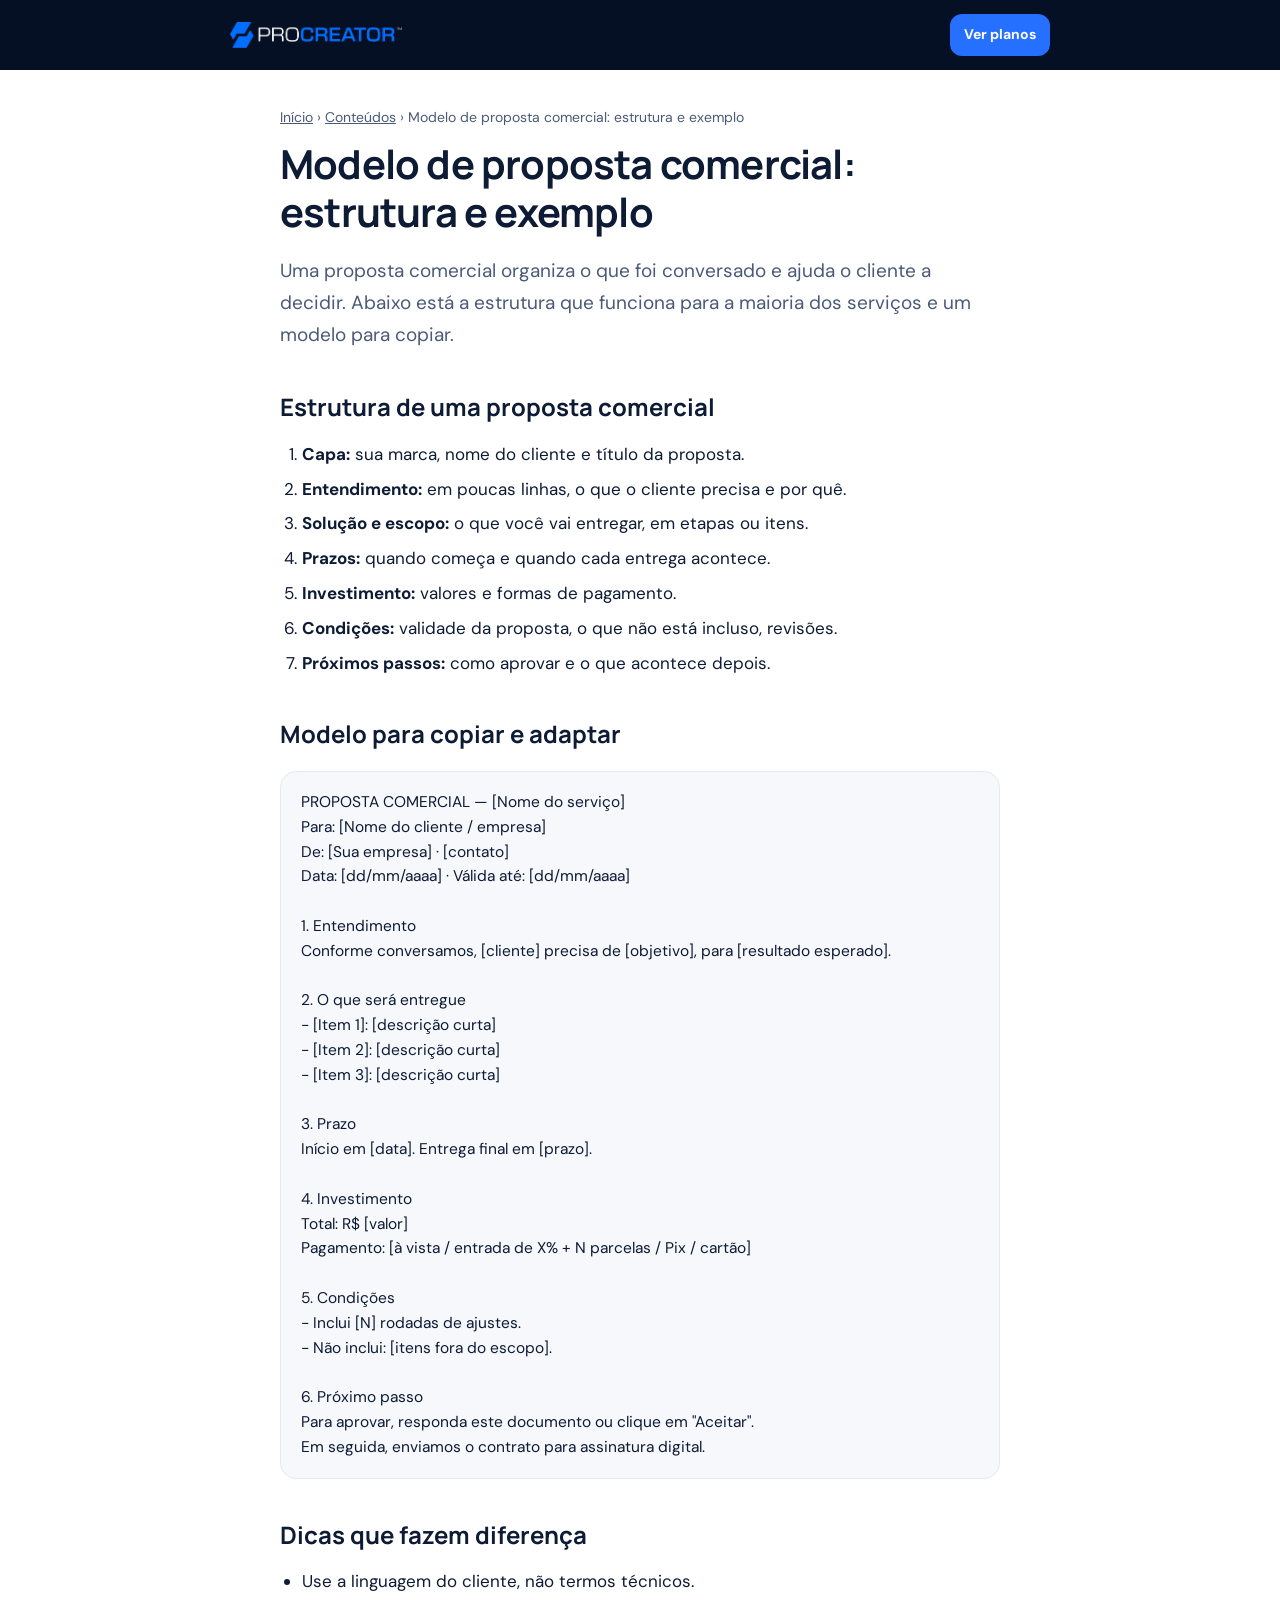
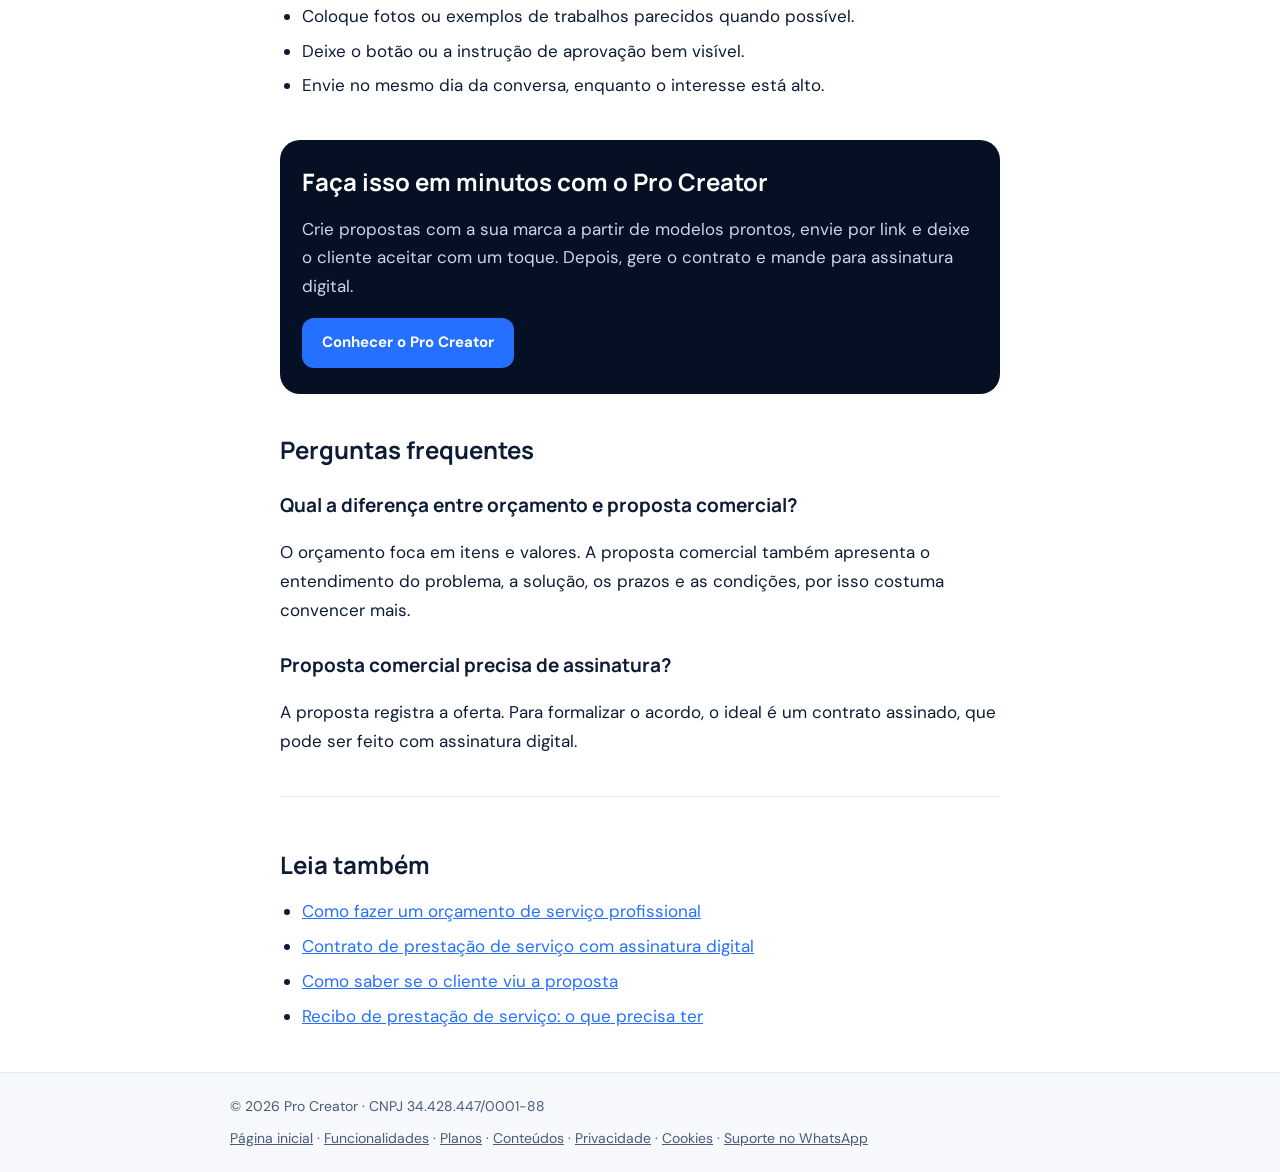
<file: modelo-de-proposta-comercial/index.html>
<!doctype html>
<html lang="pt-BR"><head>
<meta name="robots" content="noindex, nofollow">
<meta charset="utf-8"><meta name="viewport" content="width=device-width,initial-scale=1">
<title>Modelo de proposta comercial: estrutura e exemplo pronto | Pro Creator</title>
<meta name="description" content="Veja a estrutura de uma proposta comercial que vende e um modelo pronto para adaptar ao seu serviço, com apresentação, escopo, investimento e próximos passos.">
<link rel="canonical" href="https://procreator.com.br/modelo-de-proposta-comercial/">
<link rel="icon" href="/favicon.png" type="image/png" sizes="192x192">
<meta property="og:type" content="article"><meta property="og:locale" content="pt_BR"><meta property="og:site_name" content="Pro Creator">
<meta property="og:url" content="https://procreator.com.br/modelo-de-proposta-comercial/"><meta property="og:title" content="Modelo de proposta comercial: estrutura e exemplo"><meta property="og:description" content="Veja a estrutura de uma proposta comercial que vende e um modelo pronto para adaptar ao seu serviço, com…">
<meta property="og:image" content="https://procreator.com.br/assets/img/og-modelo-de-proposta-comercial.jpg"><meta property="og:image:width" content="1200"><meta property="og:image:height" content="630"><meta property="og:image:alt" content="Modelo de proposta comercial: estrutura e exemplo">
<meta name="twitter:card" content="summary_large_image"><meta name="twitter:title" content="Modelo de proposta comercial: estrutura e exemplo"><meta name="twitter:description" content="Veja a estrutura de uma proposta comercial que vende e um modelo pronto para adaptar ao seu serviço, com…"><meta name="twitter:image" content="https://procreator.com.br/assets/img/og-modelo-de-proposta-comercial.jpg">
<link rel="preconnect" href="https://fonts.googleapis.com"><link rel="preconnect" href="https://fonts.gstatic.com" crossorigin>
<link href="https://fonts.googleapis.com/css2?family=DM+Sans:wght@400;500;700&family=Manrope:wght@700;800&display=swap" rel="stylesheet">
<style>
:root{--ink:#0e1b35;--blue:#2670ff;--pale:#f6f8fc;--line:#e3eaf4;--navy:#061024;--muted:#4a5a78}
*{box-sizing:border-box}
body{margin:0;font-family:'DM Sans',-apple-system,BlinkMacSystemFont,sans-serif;color:var(--ink);background:#fff;line-height:1.7;font-size:17px}
a{color:var(--blue)}
.top{background:var(--navy)}
.top .in{max-width:860px;margin:0 auto;padding:14px 20px;display:flex;align-items:center;justify-content:space-between;gap:12px}
.top img{height:26px;width:auto;display:block}
.btn{display:inline-block;background:var(--blue);color:#fff;text-decoration:none;font-weight:700;padding:12px 20px;border-radius:12px;font-size:15px}
.top .btn{padding:9px 14px;font-size:14px}
main{max-width:760px;margin:0 auto;padding:36px 20px 24px}
.crumb{font-size:14px;color:var(--muted)}
.crumb a{color:var(--muted)}
h1{font-family:Manrope,sans-serif;font-size:clamp(28px,5vw,40px);line-height:1.2;margin:10px 0 14px;letter-spacing:-.02em}
h2{font-family:Manrope,sans-serif;font-size:24px;line-height:1.3;margin:40px 0 10px}
h3{font-family:Manrope,sans-serif;font-size:19px;margin:24px 0 6px}
.lead{font-size:19px;color:var(--muted)}
.box{background:var(--pale);border:1px solid var(--line);border-radius:16px;padding:18px 20px;margin:22px 0}
.box pre{white-space:pre-wrap;font-family:inherit;margin:0;font-size:15.5px;line-height:1.6}
.cta{background:var(--navy);color:#fff;border-radius:20px;padding:26px 22px;margin:40px 0}
.cta h2{color:#fff;margin-top:0}
.cta p{color:#c9d6ef}
ul,ol{padding-left:22px}
li{margin:6px 0}
.related{border-top:1px solid var(--line);margin-top:40px;padding-top:12px}
footer{border-top:1px solid var(--line);background:var(--pale);font-size:14px;color:var(--muted)}
footer .in{max-width:860px;margin:0 auto;padding:22px 20px;display:flex;flex-wrap:wrap;gap:8px 18px;justify-content:space-between}
footer a{color:var(--muted)}
</style>
<script type="application/ld+json">[{"@context": "https://schema.org", "@type": "Article", "headline": "Modelo de proposta comercial: estrutura e exemplo", "description": "Veja a estrutura de uma proposta comercial que vende e um modelo pronto para adaptar ao seu serviço, com apresentação, escopo, investimento e próximos passos.", "inLanguage": "pt-BR", "datePublished": "2026-10-25", "dateModified": "2026-10-25", "mainEntityOfPage": "https://procreator.com.br/modelo-de-proposta-comercial/", "author": {"@type": "Organization", "name": "Pro Creator", "url": "https://procreator.com.br/"}, "publisher": {"@type": "Organization", "name": "Pro Creator", "logo": {"@type": "ImageObject", "url": "https://procreator.com.br/assets/img/logo-procreator.png"}}}, {"@context": "https://schema.org", "@type": "BreadcrumbList", "itemListElement": [{"@type": "ListItem", "position": 1, "name": "Início", "item": "https://procreator.com.br/"}, {"@type": "ListItem", "position": 2, "name": "Conteúdos", "item": "https://procreator.com.br/conteudos/"}, {"@type": "ListItem", "position": 3, "name": "Modelo de proposta comercial: estrutura e exemplo", "item": "https://procreator.com.br/modelo-de-proposta-comercial/"}]}, {"@context": "https://schema.org", "@type": "FAQPage", "mainEntity": [{"@type": "Question", "name": "Qual a diferença entre orçamento e proposta comercial?", "acceptedAnswer": {"@type": "Answer", "text": "O orçamento foca em itens e valores. A proposta comercial também apresenta o entendimento do problema, a solução, os prazos e as condições, por isso costuma convencer mais."}}, {"@type": "Question", "name": "Proposta comercial precisa de assinatura?", "acceptedAnswer": {"@type": "Answer", "text": "A proposta registra a oferta. Para formalizar o acordo, o ideal é um contrato assinado, que pode ser feito com assinatura digital."}}]}]</script>
<!-- Meta Pixel (Pro Creator) -->
<script>
!function(f,b,e,v,n,t,s){if(f.fbq)return;n=f.fbq=function(){n.callMethod?n.callMethod.apply(n,arguments):n.queue.push(arguments)};if(!f._fbq)f._fbq=n;n.push=n;n.loaded=!0;n.version='2.0';n.queue=[];t=b.createElement(e);t.async=!0;t.src=v;s=b.getElementsByTagName(e)[0];s.parentNode.insertBefore(t,s)}(window,document,'script','https://connect.facebook.net/en_US/fbevents.js');
fbq('init','912571467763616');fbq('track','PageView');
</script>
<noscript><img height="1" width="1" style="display:none" alt="" src="https://www.facebook.com/tr?id=912571467763616&ev=PageView&noscript=1"></noscript>
<!-- Microsoft Clarity -->
<script type="text/javascript">
    (function(c,l,a,r,i,t,y){
        c[a]=c[a]||function(){(c[a].q=c[a].q||[]).push(arguments)};
        t=l.createElement(r);t.async=1;t.src="https://www.clarity.ms/tag/"+i;
        y=l.getElementsByTagName(r)[0];y.parentNode.insertBefore(t,y);
    })(window, document, "clarity", "script", "ymf9uyrxub");
</script>
<!-- Pro Creator Analytics -->
<script src="https://procreator.app.br/pc-track.js" data-site="pcs_486d0abb95674caa" data-key="phc_qgMZm2yoKrikoGFcP8EuNFkKKvJFtFn4U3MuxDCo4K94" data-region="us" defer></script>
</head><body>
<header class="top"><div class="in"><a href="/" aria-label="Pro Creator, página inicial"><img src="/assets/img/logo-procreator.png" alt="Pro Creator" width="766" height="116"></a><a class="btn" href="/planos/">Ver planos</a></div></header>
<main>
<nav class="crumb" aria-label="Você está em"><a href="/">Início</a> › <a href="/conteudos/">Conteúdos</a> › Modelo de proposta comercial: estrutura e exemplo</nav>
<article>
<h1>Modelo de proposta comercial: estrutura e exemplo</h1>
<p class="lead">Uma proposta comercial organiza o que foi conversado e ajuda o cliente a decidir. Abaixo está a estrutura que funciona para a maioria dos serviços e um modelo para copiar.</p>

<h2>Estrutura de uma proposta comercial</h2>
<ol>
<li><strong>Capa:</strong> sua marca, nome do cliente e título da proposta.</li>
<li><strong>Entendimento:</strong> em poucas linhas, o que o cliente precisa e por quê.</li>
<li><strong>Solução e escopo:</strong> o que você vai entregar, em etapas ou itens.</li>
<li><strong>Prazos:</strong> quando começa e quando cada entrega acontece.</li>
<li><strong>Investimento:</strong> valores e formas de pagamento.</li>
<li><strong>Condições:</strong> validade da proposta, o que não está incluso, revisões.</li>
<li><strong>Próximos passos:</strong> como aprovar e o que acontece depois.</li>
</ol>
<h2>Modelo para copiar e adaptar</h2>
<div class="box"><pre>PROPOSTA COMERCIAL — [Nome do serviço]
Para: [Nome do cliente / empresa]
De: [Sua empresa] · [contato]
Data: [dd/mm/aaaa] · Válida até: [dd/mm/aaaa]

1. Entendimento
Conforme conversamos, [cliente] precisa de [objetivo], para [resultado esperado].

2. O que será entregue
- [Item 1]: [descrição curta]
- [Item 2]: [descrição curta]
- [Item 3]: [descrição curta]

3. Prazo
Início em [data]. Entrega final em [prazo].

4. Investimento
Total: R$ [valor]
Pagamento: [à vista / entrada de X% + N parcelas / Pix / cartão]

5. Condições
- Inclui [N] rodadas de ajustes.
- Não inclui: [itens fora do escopo].

6. Próximo passo
Para aprovar, responda este documento ou clique em "Aceitar".
Em seguida, enviamos o contrato para assinatura digital.</pre></div>
<h2>Dicas que fazem diferença</h2>
<ul>
<li>Use a linguagem do cliente, não termos técnicos.</li>
<li>Coloque fotos ou exemplos de trabalhos parecidos quando possível.</li>
<li>Deixe o botão ou a instrução de aprovação bem visível.</li>
<li>Envie no mesmo dia da conversa, enquanto o interesse está alto.</li>
</ul>
<div class="cta"><h2>Faça isso em minutos com o Pro Creator</h2><p>Crie propostas com a sua marca a partir de modelos prontos, envie por link e deixe o cliente aceitar com um toque. Depois, gere o contrato e mande para assinatura digital.</p><a class="btn" href="/planos/">Conhecer o Pro Creator</a></div>
<h2>Perguntas frequentes</h2>
<h3>Qual a diferença entre orçamento e proposta comercial?</h3><p>O orçamento foca em itens e valores. A proposta comercial também apresenta o entendimento do problema, a solução, os prazos e as condições, por isso costuma convencer mais.</p><h3>Proposta comercial precisa de assinatura?</h3><p>A proposta registra a oferta. Para formalizar o acordo, o ideal é um contrato assinado, que pode ser feito com assinatura digital.</p>
</article>
<nav class="related" aria-label="Leia também"><h2>Leia também</h2><ul><li><a href="/como-fazer-orcamento-de-servico/">Como fazer um orçamento de serviço profissional</a></li><li><a href="/contrato-de-prestacao-de-servico-assinatura-digital/">Contrato de prestação de serviço com assinatura digital</a></li><li><a href="/como-saber-se-o-cliente-viu-a-proposta/">Como saber se o cliente viu a proposta</a></li><li><a href="/recibo-de-prestacao-de-servico/">Recibo de prestação de serviço: o que precisa ter</a></li></ul></nav>
</main>
<footer><div class="in"><span>© 2026 Pro Creator · CNPJ 34.428.447/0001-88</span><span><a href="/">Página inicial</a> · <a href="/funcionalidades/">Funcionalidades</a> · <a href="/planos/">Planos</a> · <a href="/conteudos/">Conteúdos</a> · <a href="/politica-de-privacidade/">Privacidade</a> · <a href="/politica-de-cookies/">Cookies</a> · <a href="https://wa.me/554796759899" rel="noopener">Suporte no WhatsApp</a></span></div></footer>
<script src="/assets/js/cookies.js" defer></script>
</body></html>
</file>
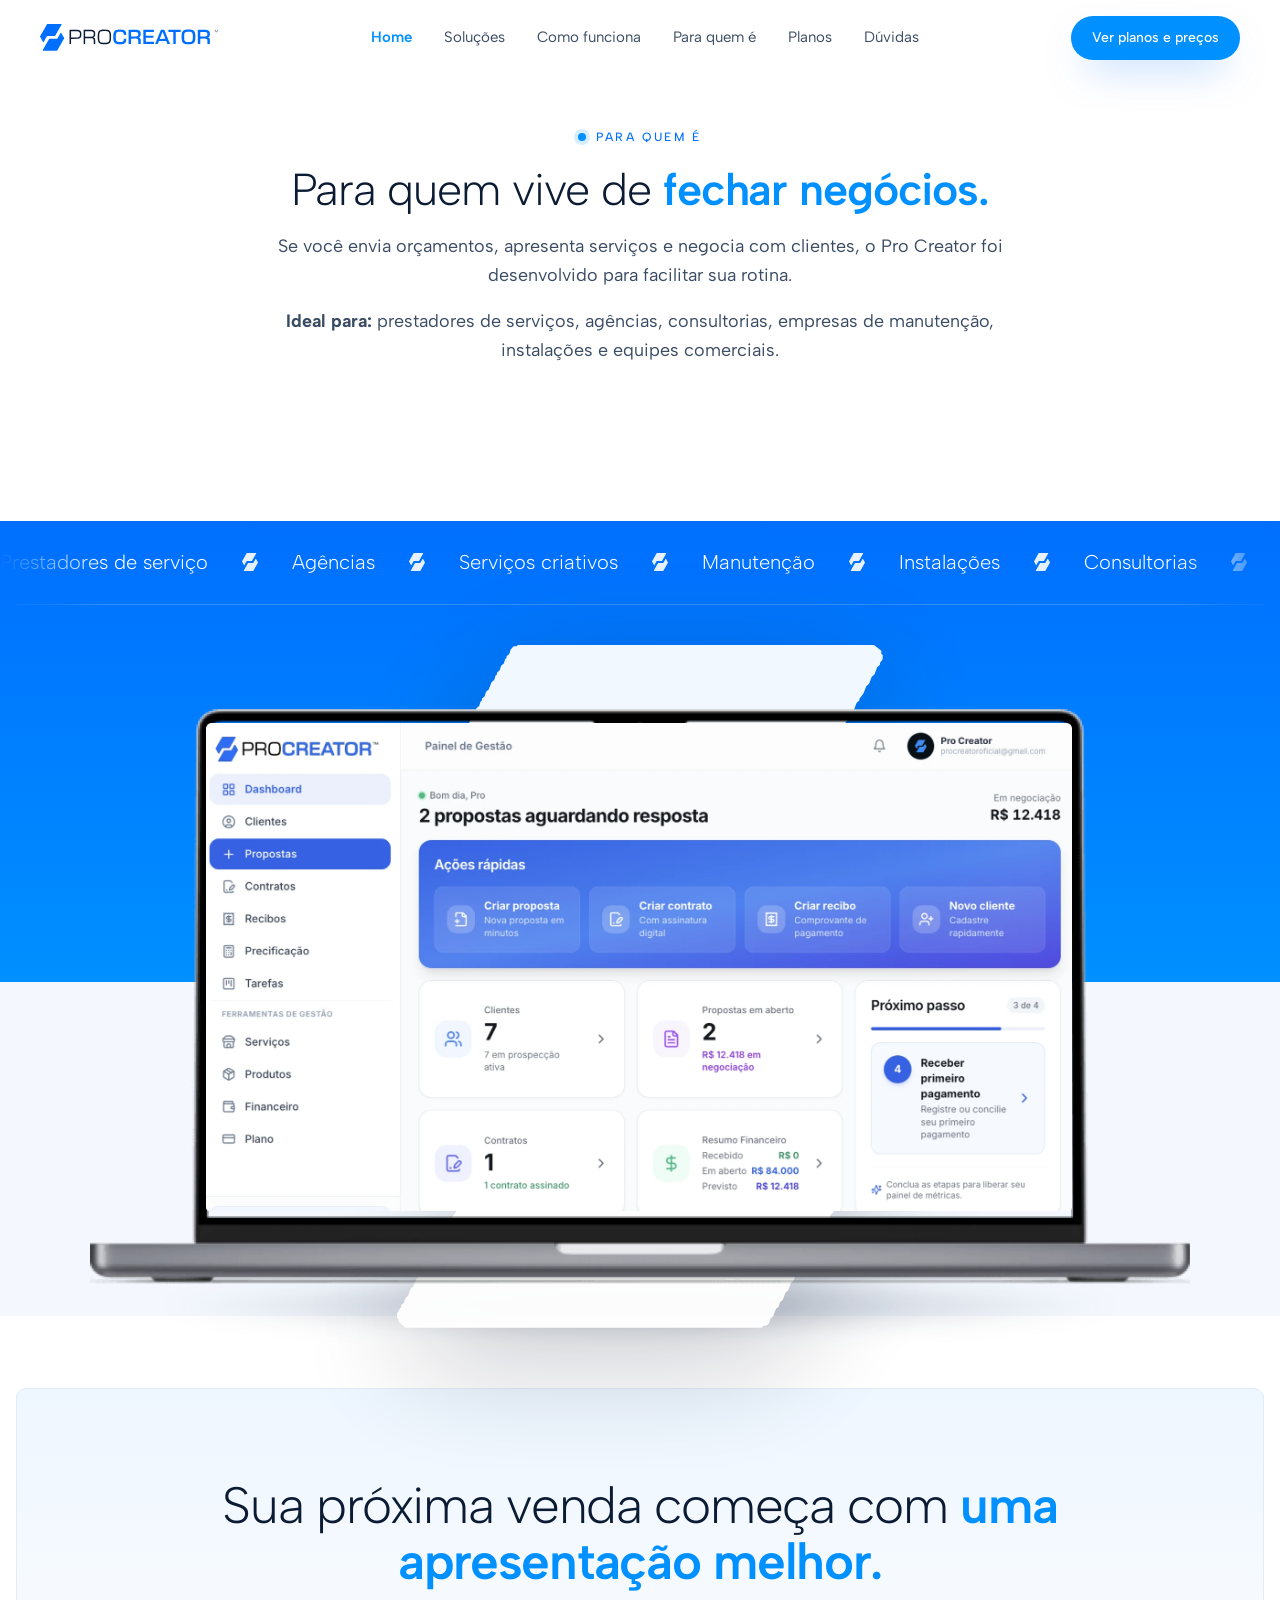
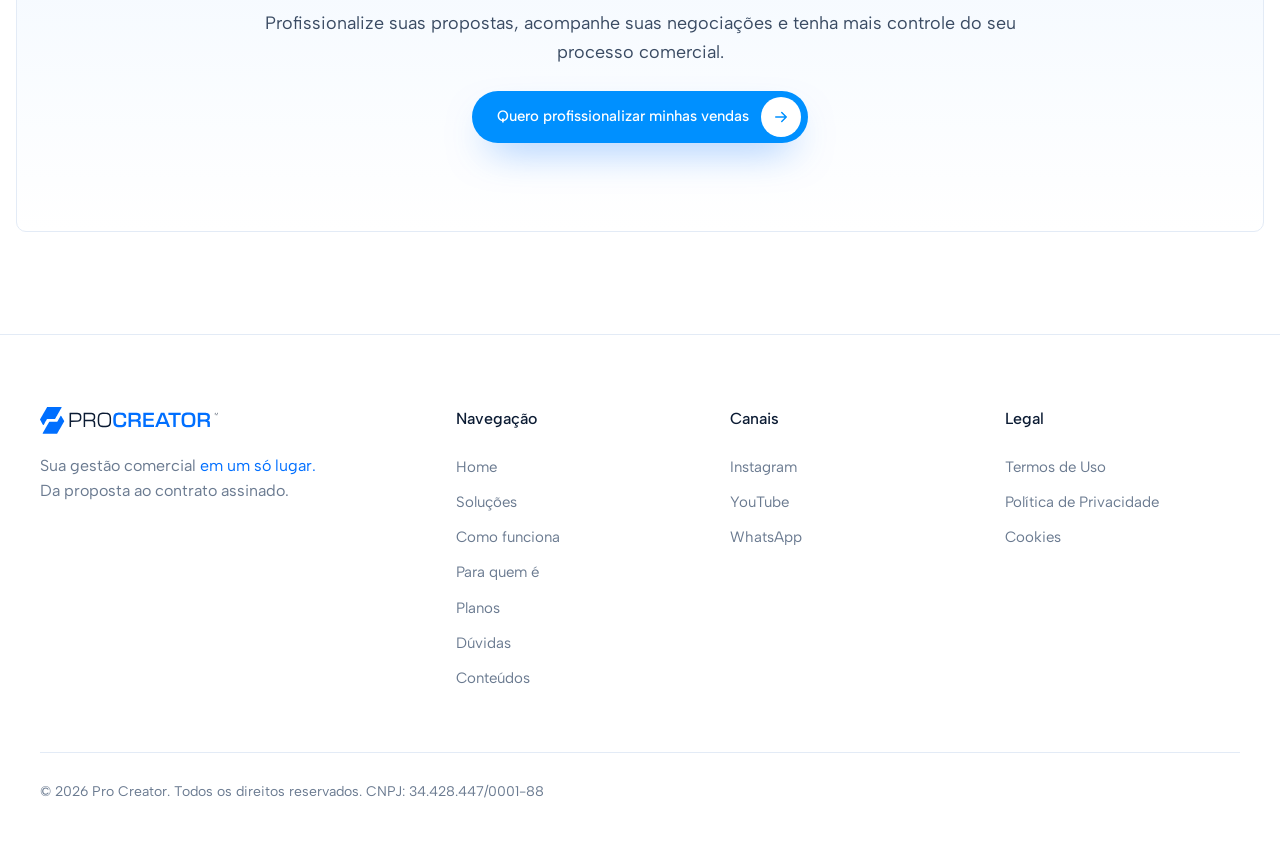
<file: para-quem-e/index.html>
<!doctype html>
<html lang="pt-BR">
<head>
<meta name="robots" content="noindex, nofollow">
<meta charset="utf-8">
<meta name="viewport" content="width=device-width, initial-scale=1">
<title>Para quem é o Pro Creator: prestadores de serviço e empresas</title>
<meta name="description" content="Veja para quais negócios o Pro Creator foi feito e o que clientes dizem sobre organizar propostas, contratos e assinaturas em um só lugar.">
<meta name="google-site-verification" content="EQTBJFn6P7M4_oUG155E9_s67G8eYXeV-26ndWRN-9Y">
<link rel="canonical" href="https://procreator.com.br/para-quem-e/">
<meta property="og:url" content="https://procreator.com.br/para-quem-e/">
<meta property="og:site_name" content="Pro Creator">
<script type="application/ld+json">[{"@context": "https://schema.org", "@type": "WebPage", "name": "Para quem é o Pro Creator: prestadores de serviço e empresas", "description": "Veja para quais negócios o Pro Creator foi feito e o que clientes dizem sobre organizar propostas, contratos e assinaturas em um só lugar.", "url": "https://procreator.com.br/para-quem-e/", "inLanguage": "pt-BR", "isPartOf": {"@type": "WebSite", "name": "Pro Creator", "url": "https://procreator.com.br/"}}, {"@context": "https://schema.org", "@type": "BreadcrumbList", "itemListElement": [{"@type": "ListItem", "position": 1, "name": "Início", "item": "https://procreator.com.br/"}, {"@type": "ListItem", "position": 2, "name": "Para quem é", "item": "https://procreator.com.br/para-quem-e/"}]}]</script>
<meta name="theme-color" content="#0090FF">
<meta property="og:type" content="website">
<meta property="og:locale" content="pt_BR">
<meta property="og:title" content="Para quem é o Pro Creator: prestadores de serviço e empresas">
<meta property="og:description" content="Para prestadores de serviço e empresas que vendem com proposta e contrato.">
<meta property="og:image" content="https://procreator.com.br/assets/img/og-home.jpg">
<meta property="og:image:width" content="1200">
<meta property="og:image:height" content="630">
<meta property="og:image:alt" content="Pro Creator: sua gestão comercial em um só lugar. Da proposta ao contrato assinado.">
<meta name="twitter:card" content="summary_large_image">
<meta name="twitter:title" content="Para quem é o Pro Creator: prestadores de serviço e empresas">
<meta name="twitter:description" content="Para prestadores de serviço e empresas que vendem com proposta e contrato.">
<meta name="twitter:image" content="https://procreator.com.br/assets/img/og-home.jpg">
<link rel="icon" type="image/png" href="/assets/img/favicon.png">
<link rel="apple-touch-icon" href="/assets/img/apple-touch-icon.png">
<link rel="preconnect" href="https://fonts.googleapis.com">
<link rel="preconnect" href="https://fonts.gstatic.com" crossorigin>
<link href="https://fonts.googleapis.com/css2?family=Albert+Sans:wght@300;400;500;600;700&display=swap" rel="stylesheet">
<link rel="stylesheet" href="/assets/css/style.css?v=20261030b">
<script>document.documentElement.classList.add('js')</script>

<!-- Meta Pixel (Pro Creator) -->
<script>
!function(f,b,e,v,n,t,s){if(f.fbq)return;n=f.fbq=function(){n.callMethod?n.callMethod.apply(n,arguments):n.queue.push(arguments)};if(!f._fbq)f._fbq=n;n.push=n;n.loaded=!0;n.version='2.0';n.queue=[];t=b.createElement(e);t.async=!0;t.src=v;s=b.getElementsByTagName(e)[0];s.parentNode.insertBefore(t,s)}(window,document,'script','https://connect.facebook.net/en_US/fbevents.js');
fbq('init','912571467763616');fbq('track','PageView');
</script>
<noscript><img height="1" width="1" style="display:none" alt="" src="https://www.facebook.com/tr?id=912571467763616&ev=PageView&noscript=1"></noscript>
<!-- Microsoft Clarity -->
<script type="text/javascript">
    (function(c,l,a,r,i,t,y){
        c[a]=c[a]||function(){(c[a].q=c[a].q||[]).push(arguments)};
        t=l.createElement(r);t.async=1;t.src="https://www.clarity.ms/tag/"+i;
        y=l.getElementsByTagName(r)[0];y.parentNode.insertBefore(t,y);
    })(window, document, "clarity", "script", "ymf9uyrxub");
</script>
<!-- Pro Creator Analytics -->
<script src="https://procreator.app.br/pc-track.js" data-site="pcs_486d0abb95674caa" data-key="phc_qgMZm2yoKrikoGFcP8EuNFkKKvJFtFn4U3MuxDCo4K94" data-region="us" defer></script>
</head>
<body>

<!-- Ícones -->
<svg width="0" height="0" style="position:absolute" aria-hidden="true">
  <symbol id="i-arrow" viewBox="0 0 24 24"><path d="M5 12h14M13 6l6 6-6 6"/></symbol>
  <symbol id="i-check" viewBox="0 0 24 24"><path d="M20 6 9 17l-5-5"/></symbol>
  <symbol id="i-plus" viewBox="0 0 24 24"><path d="M12 5v14M5 12h14"/></symbol>
  <symbol id="i-menu" viewBox="0 0 24 24"><path d="M4 7h16M4 12h16M4 17h16"/></symbol>
  <symbol id="i-play" viewBox="0 0 24 24"><path d="M8 5.5v13l10.5-6.5z"/></symbol>
  <symbol id="i-eye" viewBox="0 0 24 24"><path d="M2 12s3.5-7 10-7 10 7 10 7-3.5 7-10 7S2 12 2 12z"/><circle cx="12" cy="12" r="3"/></symbol>
  <symbol id="i-users" viewBox="0 0 24 24"><path d="M16 21v-2a4 4 0 0 0-4-4H6a4 4 0 0 0-4 4v2"/><circle cx="9" cy="7" r="4"/><path d="M22 21v-2a4 4 0 0 0-3-3.87M16 3.13a4 4 0 0 1 0 7.75"/></symbol>
  <symbol id="i-file" viewBox="0 0 24 24"><path d="M14 2H6a2 2 0 0 0-2 2v16a2 2 0 0 0 2 2h12a2 2 0 0 0 2-2V8z"/><path d="M14 2v6h6M16 13H8M16 17H8M10 9H8"/></symbol>
  <symbol id="i-file-sign" viewBox="0 0 24 24"><path d="M14 2H6a2 2 0 0 0-2 2v16a2 2 0 0 0 2 2h5"/><path d="M14 2v6h6M20 8v2.5"/><path d="M18.4 13.6a2 2 0 1 1 2.8 2.8L16 21.6l-3.6.9.9-3.6z"/></symbol>
  <symbol id="i-file-down" viewBox="0 0 24 24"><path d="M14 2H6a2 2 0 0 0-2 2v16a2 2 0 0 0 2 2h12a2 2 0 0 0 2-2V8z"/><path d="M14 2v6h6M12 12v6M9 15l3 3 3-3"/></symbol>
  <symbol id="i-sparkles" viewBox="0 0 24 24"><path d="M12 3l1.9 5.1L19 10l-5.1 1.9L12 17l-1.9-5.1L5 10l5.1-1.9z"/><path d="M19 3v4M21 5h-4M5 17v4M7 19H3"/></symbol>
  <symbol id="i-clipboard" viewBox="0 0 24 24"><rect x="8" y="2" width="8" height="4" rx="1"/><path d="M16 4h2a2 2 0 0 1 2 2v14a2 2 0 0 1-2 2H6a2 2 0 0 1-2-2V6a2 2 0 0 1 2-2h2"/><path d="m9 14 2 2 4-4"/></symbol>
  <symbol id="i-briefcase" viewBox="0 0 24 24"><rect x="2" y="7" width="20" height="14" rx="2"/><path d="M16 7V5a2 2 0 0 0-2-2h-4a2 2 0 0 0-2 2v2M2 13h20"/></symbol>
  <symbol id="i-pen-tool" viewBox="0 0 24 24"><path d="m12 19 7-7 3 3-7 7z"/><path d="m18 13-1.5-7.5L2 2l3.5 14.5L13 18z"/><path d="m2 2 7.6 7.6"/><circle cx="11" cy="11" r="2"/></symbol>
  <symbol id="i-wrench" viewBox="0 0 24 24"><path d="M14.7 6.3a1 1 0 0 0 0 1.4l1.6 1.6a1 1 0 0 0 1.4 0l3.77-3.77a6 6 0 0 1-7.94 7.94l-6.91 6.91a2.12 2.12 0 0 1-3-3l6.91-6.91a6 6 0 0 1 7.94-7.94z"/></symbol>
  <symbol id="i-bulb" viewBox="0 0 24 24"><path d="M9 18h6M10 22h4"/><path d="M15.1 14c.2-1 .7-1.7 1.4-2.5A4.6 4.6 0 0 0 18 8 6 6 0 0 0 6 8c0 1 .2 2.2 1.5 3.5.7.7 1.3 1.5 1.4 2.5"/></symbol>
  <symbol id="i-pen" viewBox="0 0 24 24"><path d="M12 20h9"/><path d="M16.5 3.5a2.12 2.12 0 0 1 3 3L7 19l-4 1 1-4z"/></symbol>
  <symbol id="i-wallet" viewBox="0 0 24 24"><path d="M19 7V4a1 1 0 0 0-1-1H5a2 2 0 0 0 0 4h15a1 1 0 0 1 1 1v4h-3a2 2 0 0 0 0 4h3a1 1 0 0 0 1-1v-2a1 1 0 0 0-1-1"/><path d="M3 5v14a2 2 0 0 0 2 2h15a1 1 0 0 0 1-1v-4"/></symbol>
  <symbol id="i-layout" viewBox="0 0 24 24"><rect x="3" y="3" width="7" height="9" rx="1.5"/><rect x="14" y="3" width="7" height="5" rx="1.5"/><rect x="14" y="12" width="7" height="9" rx="1.5"/><rect x="3" y="16" width="7" height="5" rx="1.5"/></symbol>
  <symbol id="i-link" viewBox="0 0 24 24"><path d="M10 13a5 5 0 0 0 7.54.54l3-3a5 5 0 0 0-7.07-7.07l-1.72 1.71"/><path d="M14 11a5 5 0 0 0-7.54-.54l-3 3a5 5 0 0 0 7.07 7.07l1.71-1.71"/></symbol>
  <symbol id="i-signature" viewBox="0 0 24 24"><path d="M3 16c2.5-2.5 3.5-8 5.5-8S9.5 15 11.5 15s2-3 4-3 2 2 5.5 2"/><path d="M3 20h18"/></symbol>
  <symbol id="i-history" viewBox="0 0 24 24"><path d="M3 12a9 9 0 1 0 3-6.7L3 8"/><path d="M3 3v5h5M12 7v5l3.5 2"/></symbol>
  <symbol id="i-lock" viewBox="0 0 24 24"><rect x="5" y="11" width="14" height="10" rx="2"/><path d="M8 11V7a4 4 0 0 1 8 0v4"/></symbol>
  <symbol id="i-quote" viewBox="0 0 24 24"><path d="M10 11H6a1 1 0 0 1-1-1V7a1 1 0 0 1 1-1h3a1 1 0 0 1 1 1v6c0 3-1.5 4.5-4 5M20 11h-4a1 1 0 0 1-1-1V7a1 1 0 0 1 1-1h3a1 1 0 0 1 1 1v6c0 3-1.5 4.5-4 5"/></symbol>
</svg>

<header class="header" id="topo">
  <div class="container">
    <a class="brand" href="/#inicio" aria-label="Pro Creator, início"><img src="/assets/img/logo-procreator.svg" alt="Pro Creator" width="178" height="27"></a>
    <nav class="nav" aria-label="Principal">
      <a href="/#inicio" class="is-active">Home</a>
      <a href="/#solucoes">Soluções</a>
      <a href="/#como-funciona">Como funciona</a>
      <a href="/para-quem-e/">Para quem é</a>
      <a href="/planos/">Planos</a>
      <a href="/#duvidas">Dúvidas</a>
    </nav>
    <div class="header-cta">
      <a class="btn btn-primary btn-sm" href="/planos/">Ver planos e preços</a>
      <button class="menu-toggle" type="button" aria-expanded="false" aria-controls="mobile-nav" aria-label="Abrir menu"><svg class="icon"><use href="#i-menu"/></svg></button>
    </div>
  </div>
</header>
<nav class="mobile-nav" id="mobile-nav" aria-label="Menu mobile">
  <a href="/#inicio">Home</a>
  <a href="/#solucoes">Soluções</a>
  <a href="/#como-funciona">Como funciona</a>
  <a href="/para-quem-e/">Para quem é</a>
  <a href="/planos/">Planos</a>
  <a href="/#duvidas">Dúvidas</a>
  <a class="btn btn-primary" href="/planos/">Ver planos e preços <span class="btn-arrow"><svg class="icon"><use href="#i-arrow"/></svg></span></a>
</nav>

<main>
  <section class="section audience" id="para-quem-e">
    <div class="container">
      <div class="section-head" data-reveal>
        <span class="eyebrow">Para quem é</span>
        <h1 class="h2">Para quem vive de <strong>fechar negócios.</strong></h1>
        <p class="lead">Se você envia orçamentos, apresenta serviços e negocia com clientes, o Pro Creator foi desenvolvido para facilitar sua rotina.</p>
        <p class="lead"><strong>Ideal para:</strong> prestadores de serviços, agências, consultorias, empresas de manutenção, instalações e equipes comerciais.</p>
      </div>
    </div>
  </section>
  <section class="showcase" aria-label="Pro Creator no computador">
    <div class="marquee" aria-hidden="true">
      <div class="marquee-track">
        <div class="marquee-group">
          <span>Prestadores de serviço</span><img src="/assets/img/simbolo-branco.svg" alt=""><span>Agências</span><img src="/assets/img/simbolo-branco.svg" alt=""><span>Serviços criativos</span><img src="/assets/img/simbolo-branco.svg" alt=""><span>Manutenção</span><img src="/assets/img/simbolo-branco.svg" alt=""><span>Instalações</span><img src="/assets/img/simbolo-branco.svg" alt=""><span>Consultorias</span><img src="/assets/img/simbolo-branco.svg" alt=""><span>Serviços especializados</span><img src="/assets/img/simbolo-branco.svg" alt="">
        </div>
        <div class="marquee-group">
          <span>Prestadores de serviço</span><img src="/assets/img/simbolo-branco.svg" alt=""><span>Agências</span><img src="/assets/img/simbolo-branco.svg" alt=""><span>Serviços criativos</span><img src="/assets/img/simbolo-branco.svg" alt=""><span>Manutenção</span><img src="/assets/img/simbolo-branco.svg" alt=""><span>Instalações</span><img src="/assets/img/simbolo-branco.svg" alt=""><span>Consultorias</span><img src="/assets/img/simbolo-branco.svg" alt=""><span>Serviços especializados</span><img src="/assets/img/simbolo-branco.svg" alt="">
        </div>
      </div>
    </div>
    <div class="container stage">
      <img class="stage-mark" src="/assets/img/simbolo-branco.svg" alt="" aria-hidden="true">
      <div class="macbook">
        <img src="/assets/img/macbook.webp" alt="" width="2404" height="1551" loading="lazy">
        <img class="screen" src="/assets/img/tela-dashboard.webp" alt="Painel de gestão do Pro Creator exibido no notebook" width="1894" height="1184" loading="lazy">
      </div>
    </div>
  </section>
  <section class="final" id="comecar">
    <div class="container">
      <h2 class="h2" data-reveal>Sua próxima venda começa com <strong>uma apresentação melhor.</strong></h2>
      <p class="lead" data-reveal>Profissionalize suas propostas, acompanhe suas negociações e tenha mais controle do seu processo comercial.</p>
      <div class="hero-actions" data-reveal>
        <a class="btn btn-primary" href="/#planos">Quero profissionalizar minhas vendas <span class="btn-arrow"><svg class="icon"><use href="#i-arrow"/></svg></span></a>
      </div>
    </div>
  </section>
</main>

<footer class="footer">
  <div class="container">
    <div class="footer-grid">
      <div class="footer-brand">
        <img src="/assets/img/logo-procreator.svg" alt="Pro Creator" width="178" height="27" loading="lazy">
        <p>Sua gestão comercial <span>em um só lugar.</span><br>Da proposta ao contrato assinado.</p>
      </div>
      <div class="footer-col">
        <h4>Navegação</h4>
        <a href="/#inicio">Home</a><a href="/#solucoes">Soluções</a><a href="/#como-funciona">Como funciona</a><a href="/para-quem-e/">Para quem é</a><a href="/planos/">Planos</a><a href="/#duvidas">Dúvidas</a><a href="/conteudos/">Conteúdos</a>
      </div>
      <div class="footer-col">
        <h4>Canais</h4>
        <a href="https://www.instagram.com/procreatoroficial/" target="_blank" rel="noopener noreferrer">Instagram</a><a href="https://www.youtube.com/@ProCreatoroficial" target="_blank" rel="noopener noreferrer">YouTube</a><a href="https://wa.me/554796759899" target="_blank" rel="noopener noreferrer">WhatsApp</a>
      </div>
      <div class="footer-col">
        <h4>Legal</h4>
        <a href="https://termos-de-usoo.netlify.app/" target="_blank" rel="noopener noreferrer">Termos de Uso</a><a href="/politica-de-privacidade/">Política de Privacidade</a><a href="/politica-de-cookies/">Cookies</a>
      </div>
    </div>
    <div class="footer-bottom">© 2026 Pro Creator. Todos os direitos reservados. CNPJ: 34.428.447/0001-88</div>
  </div>
</footer>

<script src="/assets/js/main.js" defer></script>
<script src="/assets/js/cookies.js" defer></script>
<div class="bottom-fade" aria-hidden="true"></div>
<script>
(function(){var f=document.querySelector('.bottom-fade');if(!f)return;function u(){var end=window.innerHeight+window.scrollY>=document.documentElement.scrollHeight-40;f.classList.toggle('on',window.scrollY>40&&!end);}window.addEventListener('scroll',u,{passive:true});u();})();
</script>
</body>
</html>
</file>
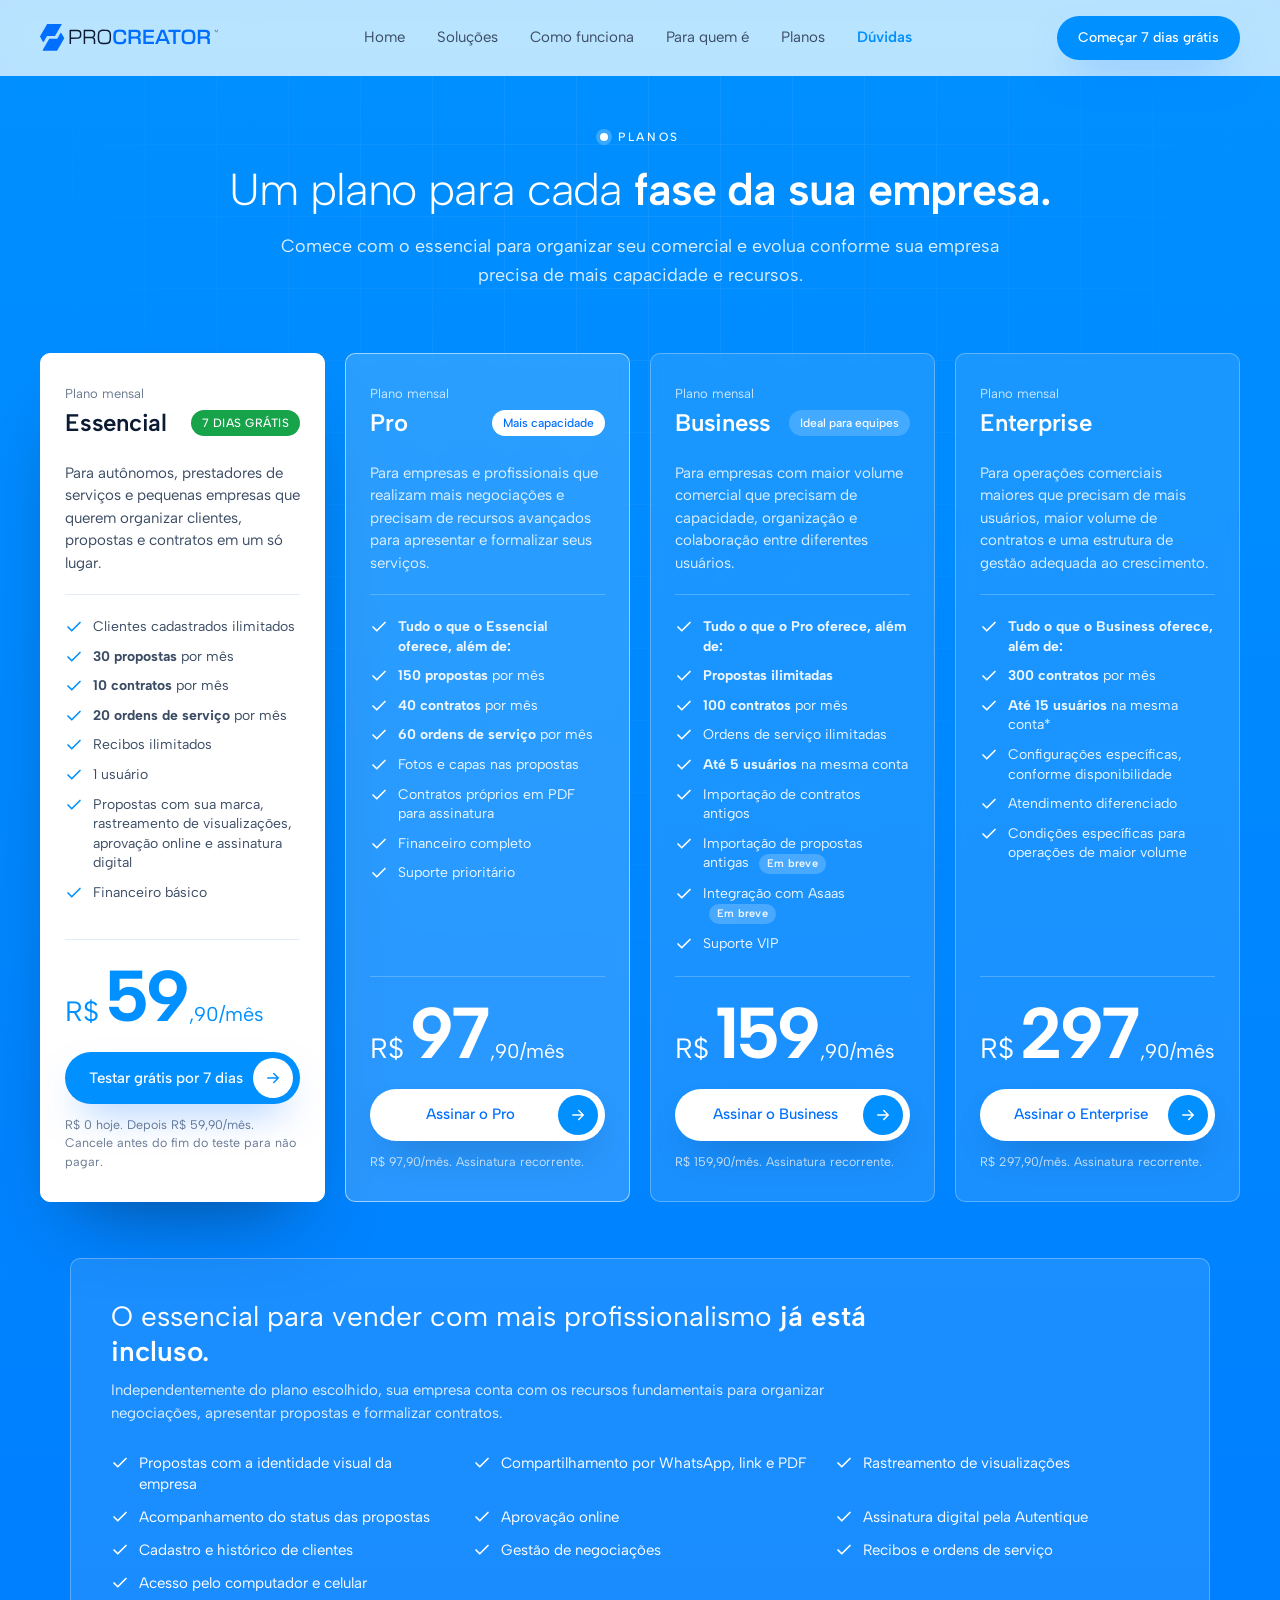
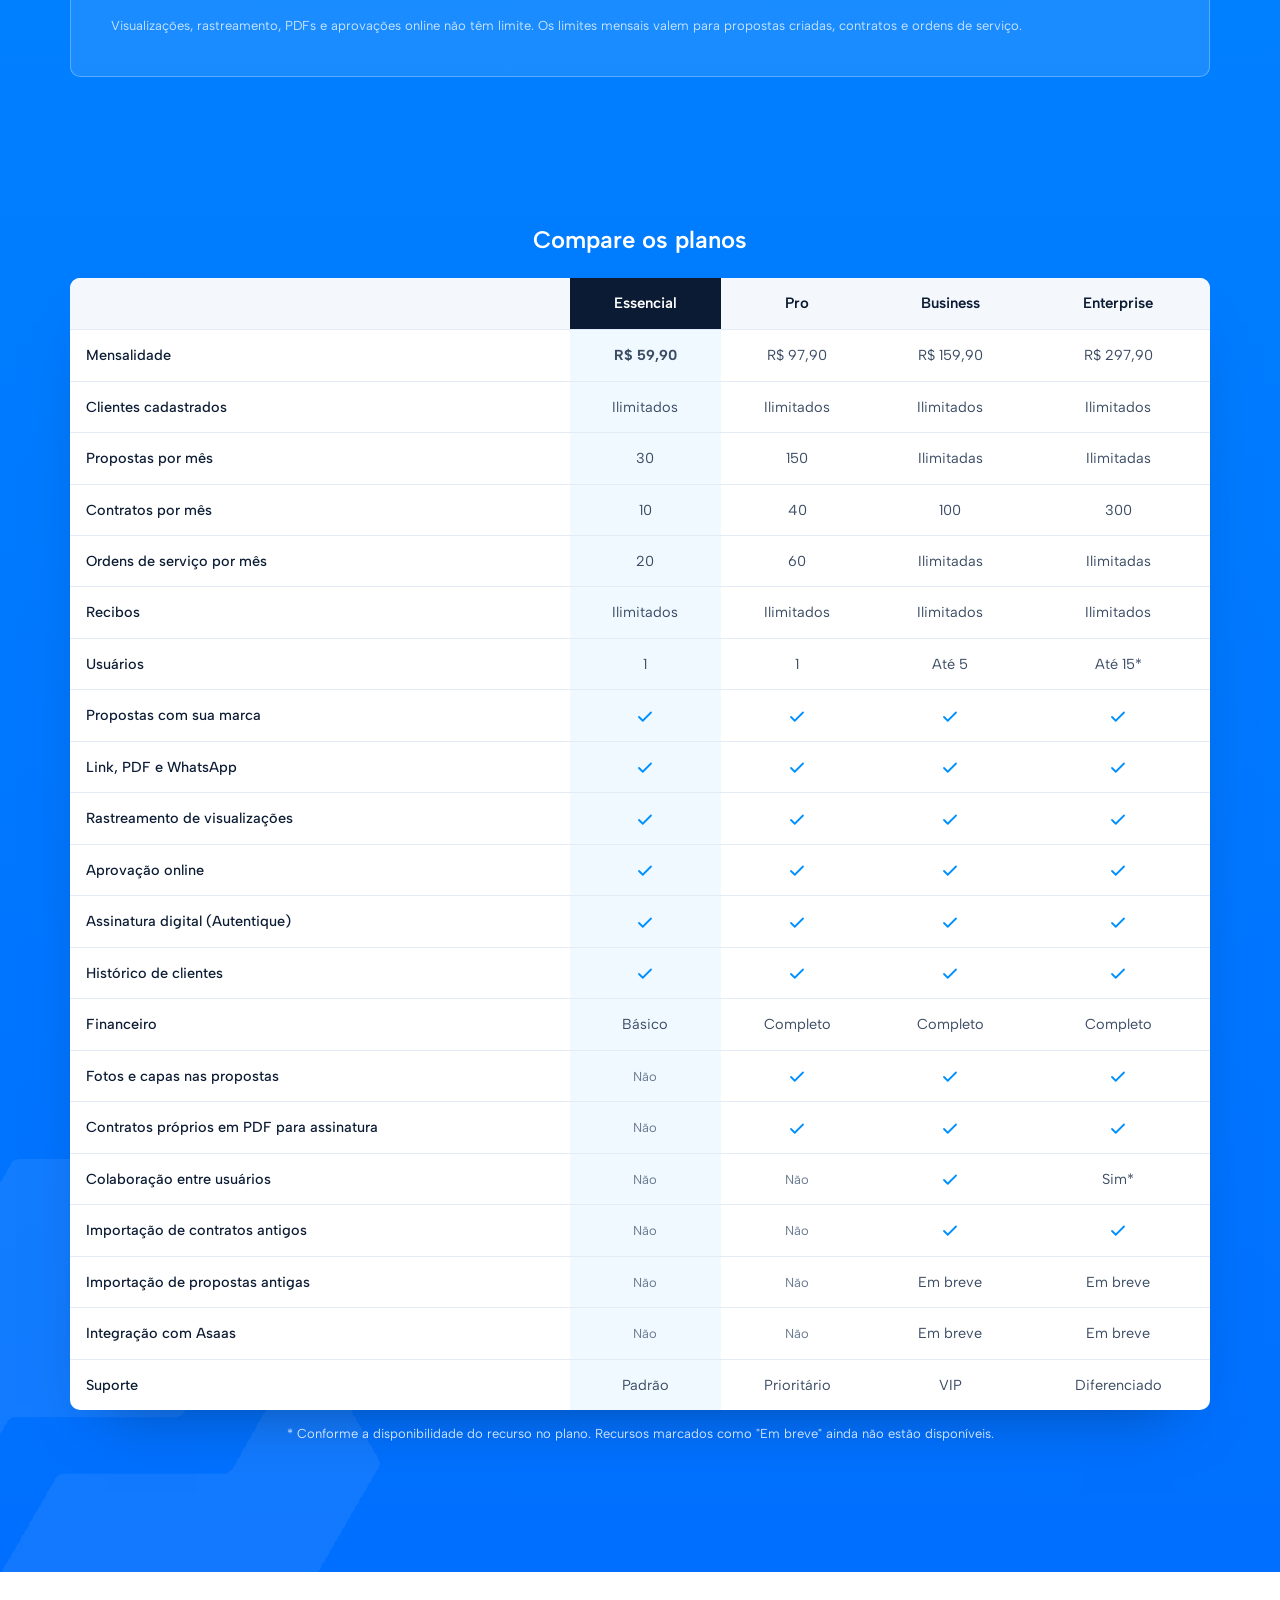
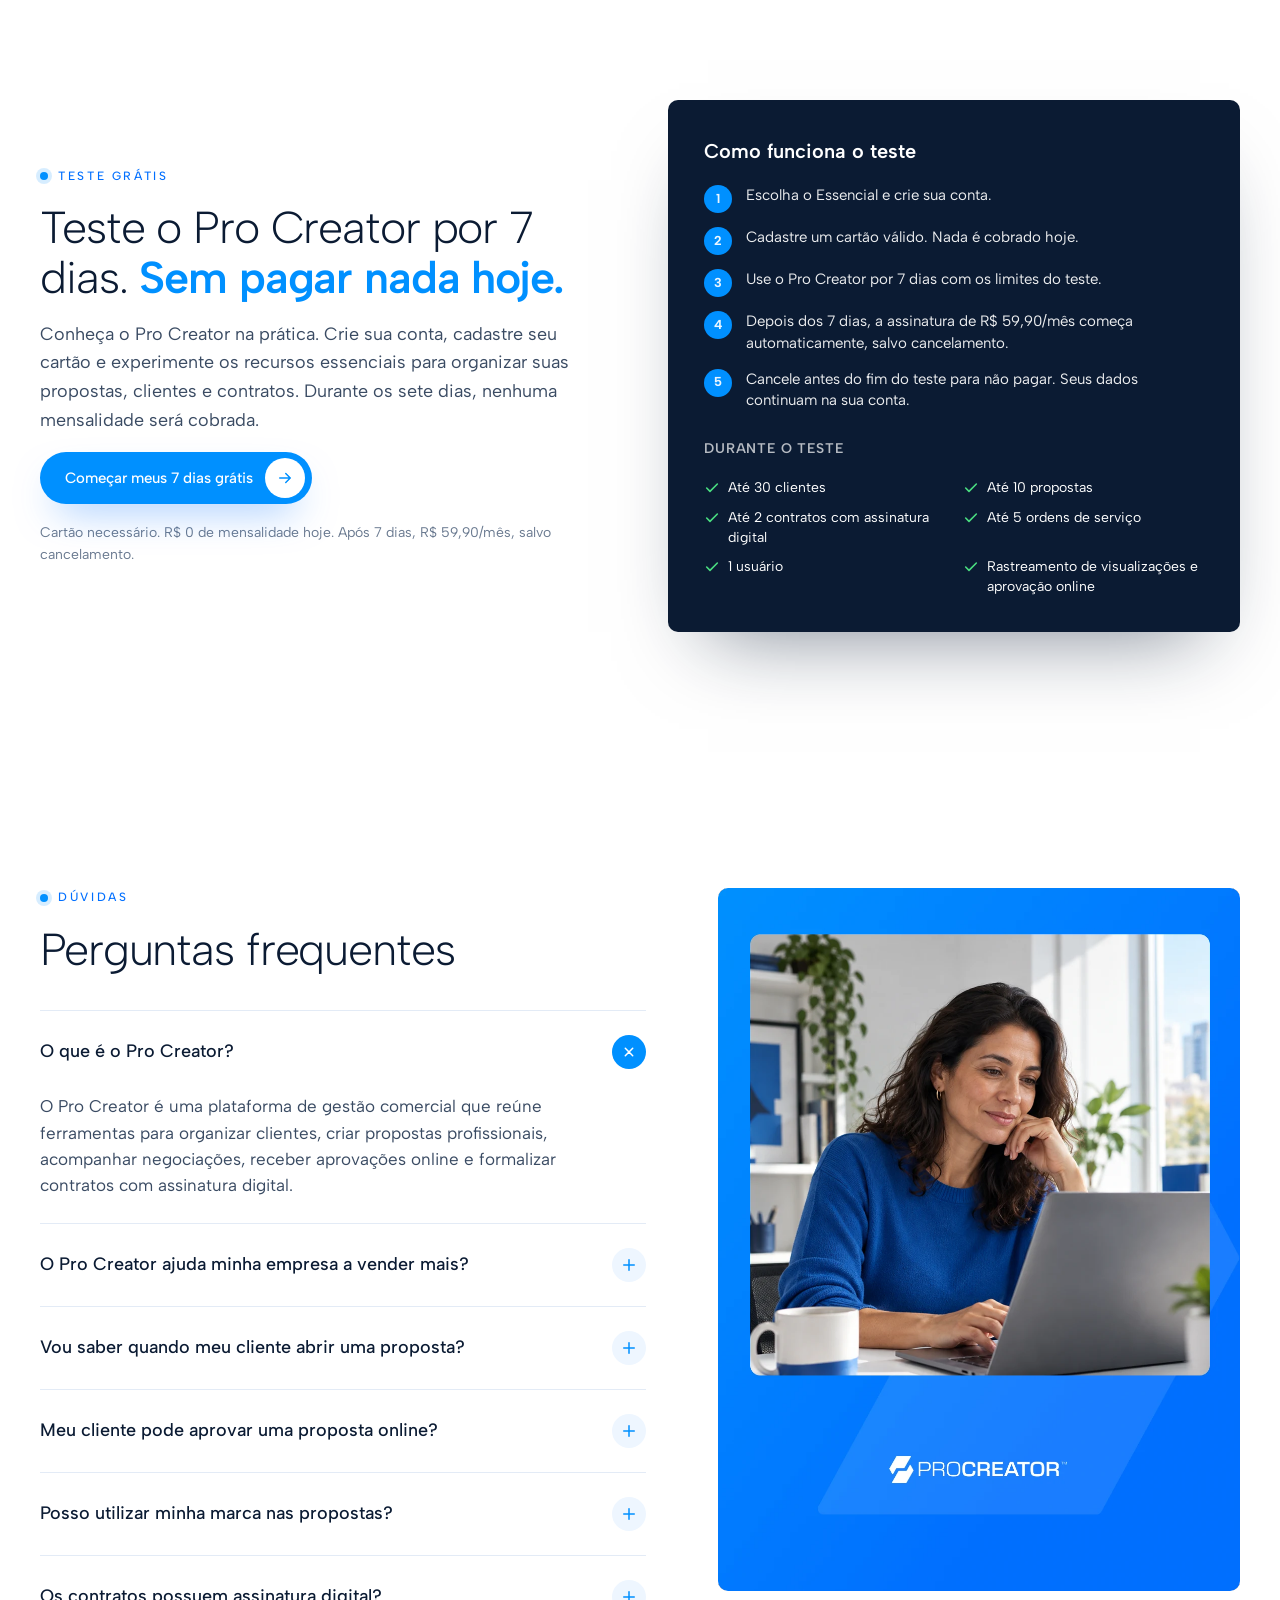
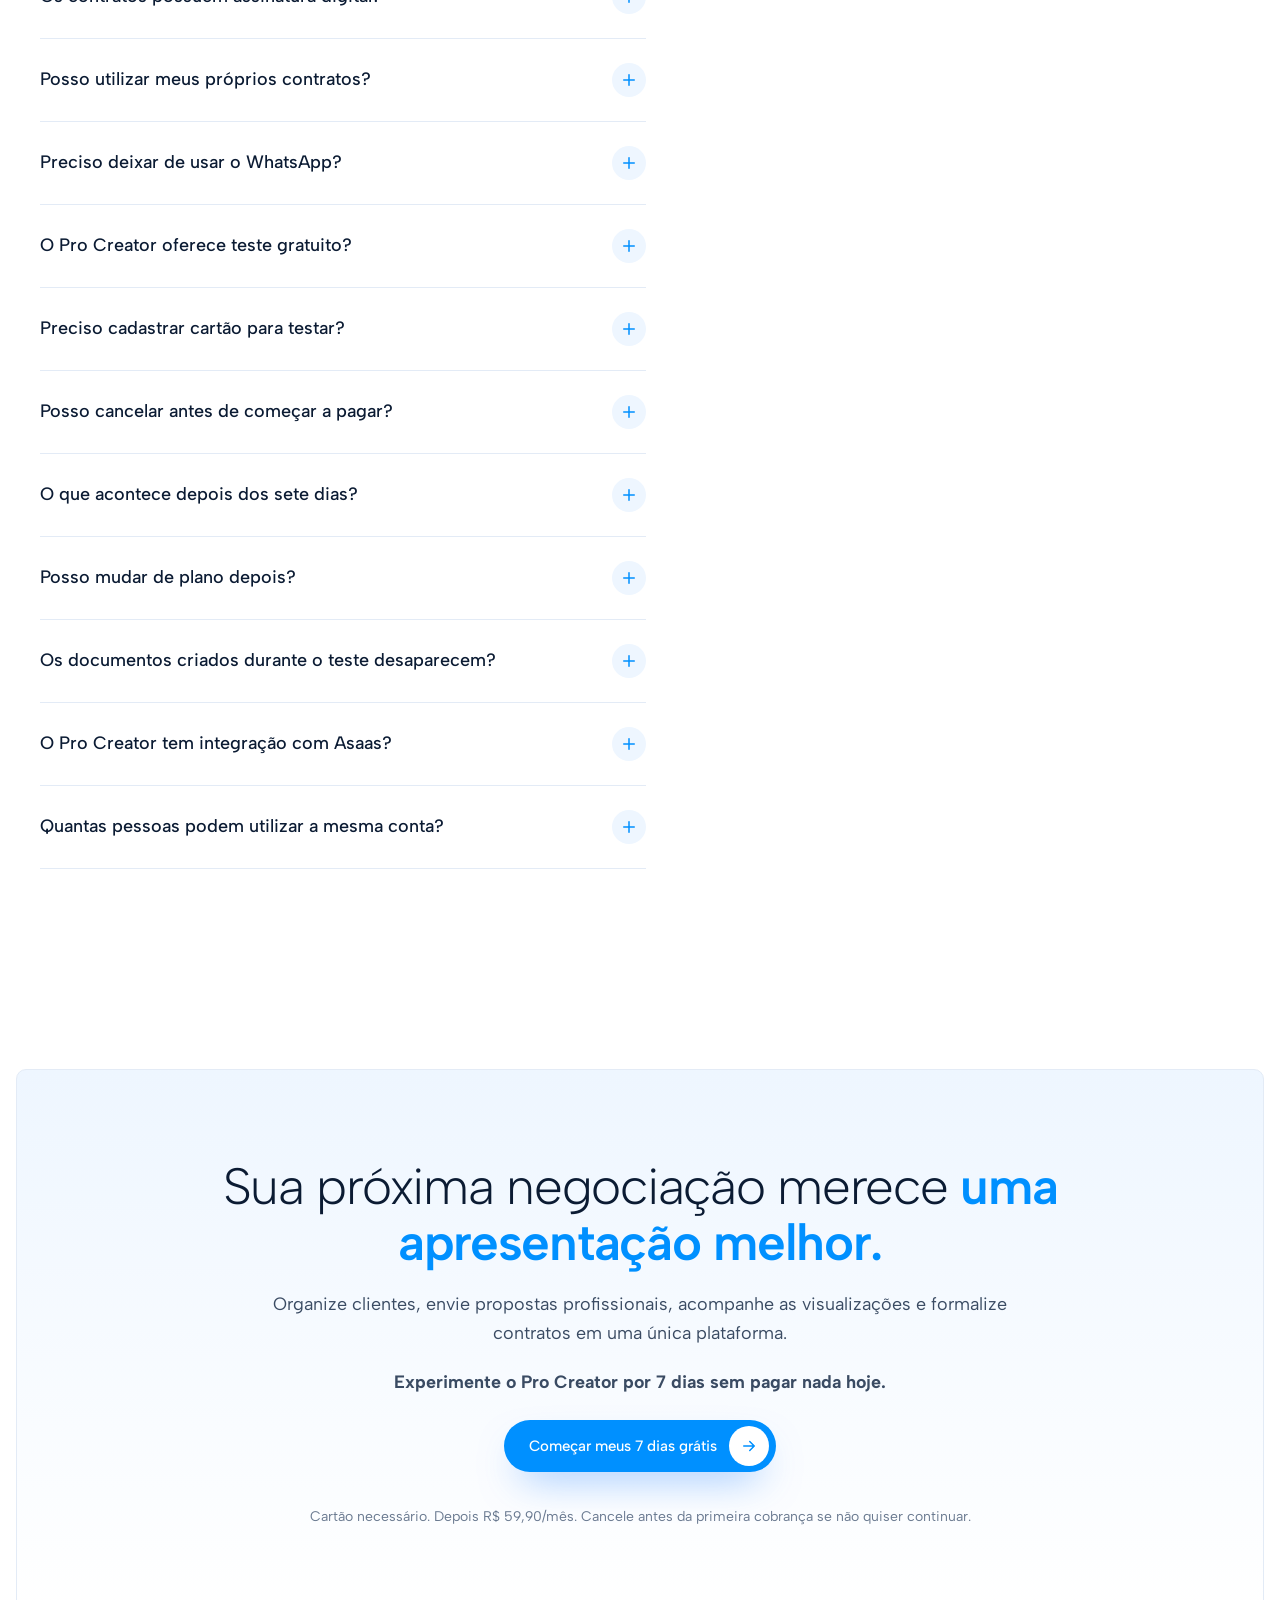
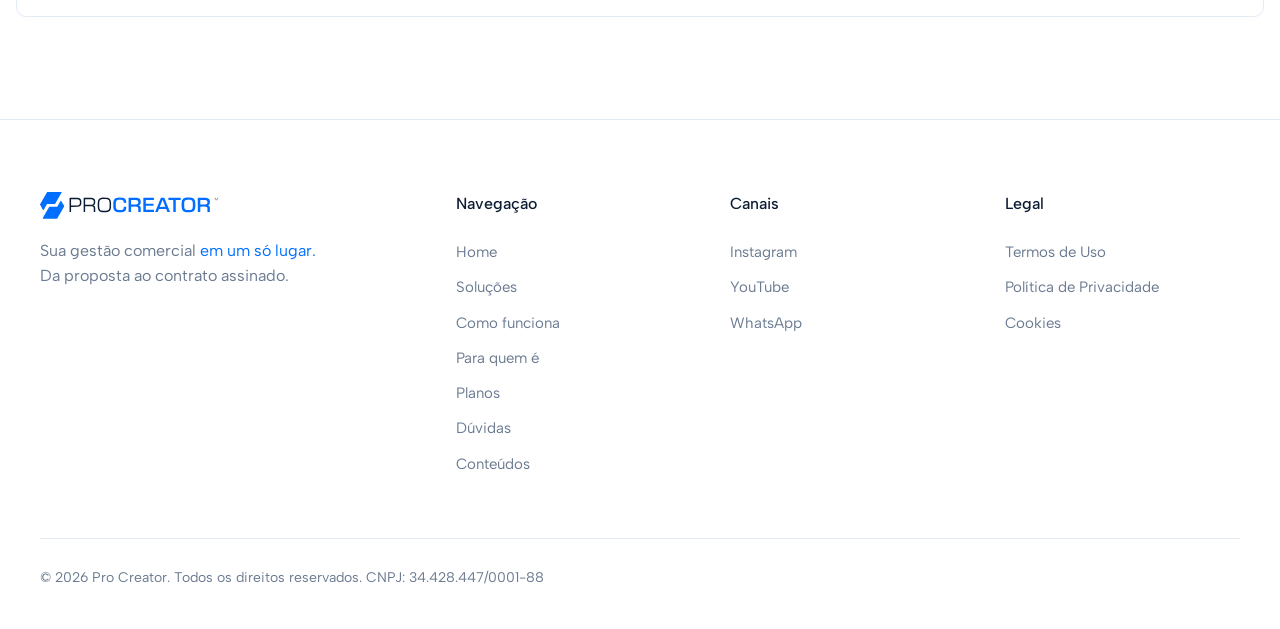
<file: planos/index.html>
<!doctype html>
<html lang="pt-BR">
<head>
<meta name="robots" content="noindex, nofollow">
<meta charset="utf-8">
<meta name="viewport" content="width=device-width, initial-scale=1">
<title>Planos e preços | Pro Creator</title>
<meta name="description" content="Planos Pro, Business e Enterprise. Acesso imediato e 7 dias de garantia.">
<meta name="google-site-verification" content="EQTBJFn6P7M4_oUG155E9_s67G8eYXeV-26ndWRN-9Y">
<link rel="canonical" href="https://procreator.com.br/planos/">
<meta property="og:url" content="https://procreator.com.br/planos/">
<meta property="og:site_name" content="Pro Creator">
<script type="application/ld+json">[{"@context": "https://schema.org", "@type": "WebPage", "name": "Planos e preços | Pro Creator", "description": "Planos Pro, Business e Enterprise. Acesso imediato e 7 dias de garantia.", "url": "https://procreator.com.br/planos/", "inLanguage": "pt-BR", "isPartOf": {"@type": "WebSite", "name": "Pro Creator", "url": "https://procreator.com.br/"}}, {"@context": "https://schema.org", "@type": "BreadcrumbList", "itemListElement": [{"@type": "ListItem", "position": 1, "name": "Início", "item": "https://procreator.com.br/"}, {"@type": "ListItem", "position": 2, "name": "Planos", "item": "https://procreator.com.br/planos/"}]}]</script>
<meta name="theme-color" content="#0090FF">
<meta property="og:type" content="website">
<meta property="og:locale" content="pt_BR">
<meta property="og:title" content="Planos e preços | Pro Creator">
<meta property="og:description" content="Planos Pro, Business e Enterprise. 7 dias de garantia.">
<meta property="og:image" content="https://procreator.com.br/assets/img/og-home.jpg">
<meta property="og:image:width" content="1200">
<meta property="og:image:height" content="630">
<meta property="og:image:alt" content="Pro Creator: sua gestão comercial em um só lugar. Da proposta ao contrato assinado.">
<meta name="twitter:card" content="summary_large_image">
<meta name="twitter:title" content="Planos e preços | Pro Creator">
<meta name="twitter:description" content="Planos Pro, Business e Enterprise. 7 dias de garantia.">
<meta name="twitter:image" content="https://procreator.com.br/assets/img/og-home.jpg">
<link rel="icon" type="image/png" href="/assets/img/favicon.png">
<link rel="apple-touch-icon" href="/assets/img/apple-touch-icon.png">
<link rel="preconnect" href="https://fonts.googleapis.com">
<link rel="preconnect" href="https://fonts.gstatic.com" crossorigin>
<link href="https://fonts.googleapis.com/css2?family=Albert+Sans:wght@300;400;500;600;700&display=swap" rel="stylesheet">
<link rel="stylesheet" href="/assets/css/style.css?v=20261030b">
<script>document.documentElement.classList.add('js')</script>

<!-- Meta Pixel (Pro Creator) -->
<script>
!function(f,b,e,v,n,t,s){if(f.fbq)return;n=f.fbq=function(){n.callMethod?n.callMethod.apply(n,arguments):n.queue.push(arguments)};if(!f._fbq)f._fbq=n;n.push=n;n.loaded=!0;n.version='2.0';n.queue=[];t=b.createElement(e);t.async=!0;t.src=v;s=b.getElementsByTagName(e)[0];s.parentNode.insertBefore(t,s)}(window,document,'script','https://connect.facebook.net/en_US/fbevents.js');
fbq('init','912571467763616');fbq('track','PageView');
</script>
<noscript><img height="1" width="1" style="display:none" alt="" src="https://www.facebook.com/tr?id=912571467763616&ev=PageView&noscript=1"></noscript>
<!-- Microsoft Clarity -->
<script type="text/javascript">
    (function(c,l,a,r,i,t,y){
        c[a]=c[a]||function(){(c[a].q=c[a].q||[]).push(arguments)};
        t=l.createElement(r);t.async=1;t.src="https://www.clarity.ms/tag/"+i;
        y=l.getElementsByTagName(r)[0];y.parentNode.insertBefore(t,y);
    })(window, document, "clarity", "script", "ymf9uyrxub");
</script>
<!-- Pro Creator Analytics -->
<script src="https://procreator.app.br/pc-track.js" data-site="pcs_486d0abb95674caa" data-key="phc_qgMZm2yoKrikoGFcP8EuNFkKKvJFtFn4U3MuxDCo4K94" data-region="us" defer></script>
<link rel="preconnect" href="https://buy.stripe.com"><link rel="preconnect" href="https://js.stripe.com"><link rel="dns-prefetch" href="https://m.stripe.network">
</head>
<body>

<!-- Ícones -->
<svg width="0" height="0" style="position:absolute" aria-hidden="true">
  <symbol id="i-arrow" viewBox="0 0 24 24"><path d="M5 12h14M13 6l6 6-6 6"/></symbol>
  <symbol id="i-check" viewBox="0 0 24 24"><path d="M20 6 9 17l-5-5"/></symbol>
  <symbol id="i-plus" viewBox="0 0 24 24"><path d="M12 5v14M5 12h14"/></symbol>
  <symbol id="i-menu" viewBox="0 0 24 24"><path d="M4 7h16M4 12h16M4 17h16"/></symbol>
  <symbol id="i-play" viewBox="0 0 24 24"><path d="M8 5.5v13l10.5-6.5z"/></symbol>
  <symbol id="i-eye" viewBox="0 0 24 24"><path d="M2 12s3.5-7 10-7 10 7 10 7-3.5 7-10 7S2 12 2 12z"/><circle cx="12" cy="12" r="3"/></symbol>
  <symbol id="i-users" viewBox="0 0 24 24"><path d="M16 21v-2a4 4 0 0 0-4-4H6a4 4 0 0 0-4 4v2"/><circle cx="9" cy="7" r="4"/><path d="M22 21v-2a4 4 0 0 0-3-3.87M16 3.13a4 4 0 0 1 0 7.75"/></symbol>
  <symbol id="i-file" viewBox="0 0 24 24"><path d="M14 2H6a2 2 0 0 0-2 2v16a2 2 0 0 0 2 2h12a2 2 0 0 0 2-2V8z"/><path d="M14 2v6h6M16 13H8M16 17H8M10 9H8"/></symbol>
  <symbol id="i-file-sign" viewBox="0 0 24 24"><path d="M14 2H6a2 2 0 0 0-2 2v16a2 2 0 0 0 2 2h5"/><path d="M14 2v6h6M20 8v2.5"/><path d="M18.4 13.6a2 2 0 1 1 2.8 2.8L16 21.6l-3.6.9.9-3.6z"/></symbol>
  <symbol id="i-file-down" viewBox="0 0 24 24"><path d="M14 2H6a2 2 0 0 0-2 2v16a2 2 0 0 0 2 2h12a2 2 0 0 0 2-2V8z"/><path d="M14 2v6h6M12 12v6M9 15l3 3 3-3"/></symbol>
  <symbol id="i-sparkles" viewBox="0 0 24 24"><path d="M12 3l1.9 5.1L19 10l-5.1 1.9L12 17l-1.9-5.1L5 10l5.1-1.9z"/><path d="M19 3v4M21 5h-4M5 17v4M7 19H3"/></symbol>
  <symbol id="i-clipboard" viewBox="0 0 24 24"><rect x="8" y="2" width="8" height="4" rx="1"/><path d="M16 4h2a2 2 0 0 1 2 2v14a2 2 0 0 1-2 2H6a2 2 0 0 1-2-2V6a2 2 0 0 1 2-2h2"/><path d="m9 14 2 2 4-4"/></symbol>
  <symbol id="i-briefcase" viewBox="0 0 24 24"><rect x="2" y="7" width="20" height="14" rx="2"/><path d="M16 7V5a2 2 0 0 0-2-2h-4a2 2 0 0 0-2 2v2M2 13h20"/></symbol>
  <symbol id="i-pen-tool" viewBox="0 0 24 24"><path d="m12 19 7-7 3 3-7 7z"/><path d="m18 13-1.5-7.5L2 2l3.5 14.5L13 18z"/><path d="m2 2 7.6 7.6"/><circle cx="11" cy="11" r="2"/></symbol>
  <symbol id="i-wrench" viewBox="0 0 24 24"><path d="M14.7 6.3a1 1 0 0 0 0 1.4l1.6 1.6a1 1 0 0 0 1.4 0l3.77-3.77a6 6 0 0 1-7.94 7.94l-6.91 6.91a2.12 2.12 0 0 1-3-3l6.91-6.91a6 6 0 0 1 7.94-7.94z"/></symbol>
  <symbol id="i-bulb" viewBox="0 0 24 24"><path d="M9 18h6M10 22h4"/><path d="M15.1 14c.2-1 .7-1.7 1.4-2.5A4.6 4.6 0 0 0 18 8 6 6 0 0 0 6 8c0 1 .2 2.2 1.5 3.5.7.7 1.3 1.5 1.4 2.5"/></symbol>
  <symbol id="i-pen" viewBox="0 0 24 24"><path d="M12 20h9"/><path d="M16.5 3.5a2.12 2.12 0 0 1 3 3L7 19l-4 1 1-4z"/></symbol>
  <symbol id="i-wallet" viewBox="0 0 24 24"><path d="M19 7V4a1 1 0 0 0-1-1H5a2 2 0 0 0 0 4h15a1 1 0 0 1 1 1v4h-3a2 2 0 0 0 0 4h3a1 1 0 0 0 1-1v-2a1 1 0 0 0-1-1"/><path d="M3 5v14a2 2 0 0 0 2 2h15a1 1 0 0 0 1-1v-4"/></symbol>
  <symbol id="i-layout" viewBox="0 0 24 24"><rect x="3" y="3" width="7" height="9" rx="1.5"/><rect x="14" y="3" width="7" height="5" rx="1.5"/><rect x="14" y="12" width="7" height="9" rx="1.5"/><rect x="3" y="16" width="7" height="5" rx="1.5"/></symbol>
  <symbol id="i-link" viewBox="0 0 24 24"><path d="M10 13a5 5 0 0 0 7.54.54l3-3a5 5 0 0 0-7.07-7.07l-1.72 1.71"/><path d="M14 11a5 5 0 0 0-7.54-.54l-3 3a5 5 0 0 0 7.07 7.07l1.71-1.71"/></symbol>
  <symbol id="i-signature" viewBox="0 0 24 24"><path d="M3 16c2.5-2.5 3.5-8 5.5-8S9.5 15 11.5 15s2-3 4-3 2 2 5.5 2"/><path d="M3 20h18"/></symbol>
  <symbol id="i-history" viewBox="0 0 24 24"><path d="M3 12a9 9 0 1 0 3-6.7L3 8"/><path d="M3 3v5h5M12 7v5l3.5 2"/></symbol>
  <symbol id="i-lock" viewBox="0 0 24 24"><rect x="5" y="11" width="14" height="10" rx="2"/><path d="M8 11V7a4 4 0 0 1 8 0v4"/></symbol>
  <symbol id="i-quote" viewBox="0 0 24 24"><path d="M10 11H6a1 1 0 0 1-1-1V7a1 1 0 0 1 1-1h3a1 1 0 0 1 1 1v6c0 3-1.5 4.5-4 5M20 11h-4a1 1 0 0 1-1-1V7a1 1 0 0 1 1-1h3a1 1 0 0 1 1 1v6c0 3-1.5 4.5-4 5"/></symbol>
</svg>

<header class="header" id="topo">
  <div class="container">
    <a class="brand" href="/#inicio" aria-label="Pro Creator, início"><img src="/assets/img/logo-procreator.svg" alt="Pro Creator" width="178" height="27"></a>
    <nav class="nav" aria-label="Principal">
      <a href="/#inicio" class="is-active">Home</a>
      <a href="/#solucoes">Soluções</a>
      <a href="/#como-funciona">Como funciona</a>
      <a href="/para-quem-e/">Para quem é</a>
      <a href="/planos/">Planos</a>
      <a href="#duvidas">Dúvidas</a>
    </nav>
    <div class="header-cta">
      <a class="btn btn-primary btn-sm" data-checkout data-plan="essencial" data-value="59.90" href="https://buy.stripe.com/cNiaEXf2n9af7QYevH2Nq03" target="_blank" rel="noopener noreferrer">Começar 7 dias grátis</a>
      <button class="menu-toggle" type="button" aria-expanded="false" aria-controls="mobile-nav" aria-label="Abrir menu"><svg class="icon"><use href="#i-menu"/></svg></button>
    </div>
  </div>
</header>
<nav class="mobile-nav" id="mobile-nav" aria-label="Menu mobile">
  <a href="/#inicio">Home</a>
  <a href="/#solucoes">Soluções</a>
  <a href="/#como-funciona">Como funciona</a>
  <a href="/para-quem-e/">Para quem é</a>
  <a href="/planos/">Planos</a>
  <a href="#duvidas">Dúvidas</a>
  <a class="btn btn-primary" data-checkout data-plan="essencial" data-value="59.90" href="https://buy.stripe.com/cNiaEXf2n9af7QYevH2Nq03" target="_blank" rel="noopener noreferrer">Começar 7 dias grátis <span class="btn-arrow"><svg class="icon"><use href="#i-arrow"/></svg></span></a>
</nav>

<main>
  <section class="section plans" id="planos">
    <img class="plans-mark" src="/assets/img/simbolo-branco.svg" alt="" aria-hidden="true">
    <div class="container">
      <div class="section-head" data-reveal>
        <span class="eyebrow">Planos</span>
        <h1 class="h2">Um plano para cada <strong>fase da sua empresa.</strong></h1>
        <p class="lead">Comece com o essencial para organizar seu comercial e evolua conforme sua empresa precisa de mais capacidade e recursos.</p>
      </div>
            <div class="plan-grid plan-grid-4">
<!-- Checkouts Stripe (payment links) -->
        <article class="plan plan-featured plan-trial-main" id="plano-essencial" data-reveal>
          <div><div class="plan-label">Plano mensal</div><div class="plan-name"><h3>Essencial</h3><span class="plan-tag">7 dias grátis</span></div></div>
          <p class="plan-desc">Para autônomos, prestadores de serviços e pequenas empresas que querem organizar clientes, propostas e contratos em um só lugar.</p>
          <ul>
            <li><svg class="icon"><use href="#i-check"/></svg>Clientes cadastrados ilimitados</li><li><svg class="icon"><use href="#i-check"/></svg><span><strong>30 propostas</strong> por mês</span></li><li><svg class="icon"><use href="#i-check"/></svg><span><strong>10 contratos</strong> por mês</span></li><li><svg class="icon"><use href="#i-check"/></svg><span><strong>20 ordens de serviço</strong> por mês</span></li><li><svg class="icon"><use href="#i-check"/></svg>Recibos ilimitados</li><li><svg class="icon"><use href="#i-check"/></svg>1 usuário</li><li><svg class="icon"><use href="#i-check"/></svg>Propostas com sua marca, rastreamento de visualizações, aprovação online e assinatura digital</li><li><svg class="icon"><use href="#i-check"/></svg>Financeiro básico</li>
          </ul>
          <div class="price" aria-label="R$ 59,90 por mês"><span class="cur">R$</span><span class="int">59</span><span class="dec">,90/mês</span></div>
          <a class="btn btn-primary btn-block" data-checkout data-plan="essencial" data-value="59.90" href="https://buy.stripe.com/cNiaEXf2n9af7QYevH2Nq03" target="_blank" rel="noopener noreferrer">Testar grátis por 7 dias <span class="btn-arrow"><svg class="icon"><use href="#i-arrow"/></svg></span></a>
          <p class="plan-after">R$ 0 hoje. Depois R$ 59,90/mês. Cancele antes do fim do teste para não pagar.</p>
        </article>
        <article class="plan plan-second" id="plano-pro" data-reveal>
          <div><div class="plan-label">Plano mensal</div><div class="plan-name"><h3>Pro</h3><span class="plan-tag">Mais capacidade</span></div></div>
          <p class="plan-desc">Para empresas e profissionais que realizam mais negociações e precisam de recursos avançados para apresentar e formalizar seus serviços.</p>
          <ul>
            <li><svg class="icon"><use href="#i-check"/></svg><span><strong>Tudo o que o Essencial oferece, além de:</strong></span></li><li><svg class="icon"><use href="#i-check"/></svg><span><strong>150 propostas</strong> por mês</span></li><li><svg class="icon"><use href="#i-check"/></svg><span><strong>40 contratos</strong> por mês</span></li><li><svg class="icon"><use href="#i-check"/></svg><span><strong>60 ordens de serviço</strong> por mês</span></li><li><svg class="icon"><use href="#i-check"/></svg>Fotos e capas nas propostas</li><li><svg class="icon"><use href="#i-check"/></svg>Contratos próprios em PDF para assinatura</li><li><svg class="icon"><use href="#i-check"/></svg>Financeiro completo</li><li><svg class="icon"><use href="#i-check"/></svg>Suporte prioritário</li>
          </ul>
          <div class="price" aria-label="R$ 97,90 por mês"><span class="cur">R$</span><span class="int">97</span><span class="dec">,90/mês</span></div>
          <a class="btn btn-white btn-block" data-checkout data-plan="pro" data-value="97.90" href="https://buy.stripe.com/eVqdR99I30DJefm1IV2Nq04" target="_blank" rel="noopener noreferrer">Assinar o Pro <span class="btn-arrow"><svg class="icon"><use href="#i-arrow"/></svg></span></a>
          <p class="plan-after">R$ 97,90/mês. Assinatura recorrente.</p>
        </article>
        <article class="plan " id="plano-business" data-reveal>
          <div><div class="plan-label">Plano mensal</div><div class="plan-name"><h3>Business</h3><span class="plan-tag">Ideal para equipes</span></div></div>
          <p class="plan-desc">Para empresas com maior volume comercial que precisam de capacidade, organização e colaboração entre diferentes usuários.</p>
          <ul>
            <li><svg class="icon"><use href="#i-check"/></svg><span><strong>Tudo o que o Pro oferece, além de:</strong></span></li><li><svg class="icon"><use href="#i-check"/></svg><span><strong>Propostas ilimitadas</strong></span></li><li><svg class="icon"><use href="#i-check"/></svg><span><strong>100 contratos</strong> por mês</span></li><li><svg class="icon"><use href="#i-check"/></svg>Ordens de serviço ilimitadas</li><li><svg class="icon"><use href="#i-check"/></svg><span><strong>Até 5 usuários</strong> na mesma conta</span></li><li><svg class="icon"><use href="#i-check"/></svg>Importação de contratos antigos</li><li><svg class="icon"><use href="#i-check"/></svg><span>Importação de propostas antigas <span class="soon">Em breve</span></span></li><li><svg class="icon"><use href="#i-check"/></svg><span>Integração com Asaas <span class="soon">Em breve</span></span></li><li><svg class="icon"><use href="#i-check"/></svg>Suporte VIP</li>
          </ul>
          <div class="price" aria-label="R$ 159,90 por mês"><span class="cur">R$</span><span class="int">159</span><span class="dec">,90/mês</span></div>
          <a class="btn btn-white btn-block" data-checkout data-plan="business" data-value="159.90" href="https://buy.stripe.com/4gM9ATf2n0DJ6MU4V72Nq05" target="_blank" rel="noopener noreferrer">Assinar o Business <span class="btn-arrow"><svg class="icon"><use href="#i-arrow"/></svg></span></a>
          <p class="plan-after">R$ 159,90/mês. Assinatura recorrente.</p>
        </article>
        <article class="plan " id="plano-enterprise" data-reveal>
          <div><div class="plan-label">Plano mensal</div><div class="plan-name"><h3>Enterprise</h3></div></div>
          <p class="plan-desc">Para operações comerciais maiores que precisam de mais usuários, maior volume de contratos e uma estrutura de gestão adequada ao crescimento.</p>
          <ul>
            <li><svg class="icon"><use href="#i-check"/></svg><span><strong>Tudo o que o Business oferece, além de:</strong></span></li><li><svg class="icon"><use href="#i-check"/></svg><span><strong>300 contratos</strong> por mês</span></li><li><svg class="icon"><use href="#i-check"/></svg><span><strong>Até 15 usuários</strong> na mesma conta*</span></li><li><svg class="icon"><use href="#i-check"/></svg>Configurações específicas, conforme disponibilidade</li><li><svg class="icon"><use href="#i-check"/></svg>Atendimento diferenciado</li><li><svg class="icon"><use href="#i-check"/></svg>Condições específicas para operações de maior volume</li>
          </ul>
          <div class="price" aria-label="R$ 297,90 por mês"><span class="cur">R$</span><span class="int">297</span><span class="dec">,90/mês</span></div>
          <a class="btn btn-white btn-block" data-checkout data-plan="enterprise" data-value="297.90" href="https://buy.stripe.com/cNicN57zV3PV5IQ1IV2Nq06" target="_blank" rel="noopener noreferrer">Assinar o Enterprise <span class="btn-arrow"><svg class="icon"><use href="#i-arrow"/></svg></span></a>
          <p class="plan-after">R$ 297,90/mês. Assinatura recorrente.</p>
        </article>
      </div>
      <div class="included" data-reveal>
        <div class="included-head">
          <h3>O essencial para vender com mais profissionalismo <strong>já está incluso.</strong></h3>
          <p>Independentemente do plano escolhido, sua empresa conta com os recursos fundamentais para organizar negociações, apresentar propostas e formalizar contratos.</p>
        </div>
        <ul class="included-list"><li><svg class="icon"><use href="#i-check"/></svg>Propostas com a identidade visual da empresa</li><li><svg class="icon"><use href="#i-check"/></svg>Compartilhamento por WhatsApp, link e PDF</li><li><svg class="icon"><use href="#i-check"/></svg>Rastreamento de visualizações</li><li><svg class="icon"><use href="#i-check"/></svg>Acompanhamento do status das propostas</li><li><svg class="icon"><use href="#i-check"/></svg>Aprovação online</li><li><svg class="icon"><use href="#i-check"/></svg>Assinatura digital pela Autentique</li><li><svg class="icon"><use href="#i-check"/></svg>Cadastro e histórico de clientes</li><li><svg class="icon"><use href="#i-check"/></svg>Gestão de negociações</li><li><svg class="icon"><use href="#i-check"/></svg>Recibos e ordens de serviço</li><li><svg class="icon"><use href="#i-check"/></svg>Acesso pelo computador e celular</li></ul>
        <p class="included-note">Visualizações, rastreamento, PDFs e aprovações online não têm limite. Os limites mensais valem para propostas criadas, contratos e ordens de serviço.</p>
      </div>
      <p class="plans-note" data-reveal>O teste gratuito vale só para o Essencial e exige cartão. A primeira mensalidade é cobrada após os 7 dias, caso não haja cancelamento.</p>
      <div class="compare" data-reveal>
        <h3 class="compare-title">Compare os planos</h3>
        <div class="compare-scroll">
          <table class="compare-table">
            <thead><tr><th scope="col"><span class="sr-only">Recurso</span></th><th scope="col" class="col-ess">Essencial</th><th scope="col">Pro</th><th scope="col">Business</th><th scope="col">Enterprise</th></tr></thead>
            <tbody>
            <tr><th scope="row">Mensalidade</th><td><b>R$ 59,90</b></td><td>R$ 97,90</td><td>R$ 159,90</td><td>R$ 297,90</td></tr>
            <tr><th scope="row">Clientes cadastrados</th><td>Ilimitados</td><td>Ilimitados</td><td>Ilimitados</td><td>Ilimitados</td></tr>
            <tr><th scope="row">Propostas por mês</th><td>30</td><td>150</td><td>Ilimitadas</td><td>Ilimitadas</td></tr>
            <tr><th scope="row">Contratos por mês</th><td>10</td><td>40</td><td>100</td><td>300</td></tr>
            <tr><th scope="row">Ordens de serviço por mês</th><td>20</td><td>60</td><td>Ilimitadas</td><td>Ilimitadas</td></tr>
            <tr><th scope="row">Recibos</th><td>Ilimitados</td><td>Ilimitados</td><td>Ilimitados</td><td>Ilimitados</td></tr>
            <tr><th scope="row">Usuários</th><td>1</td><td>1</td><td>Até 5</td><td>Até 15*</td></tr>
            <tr><th scope="row">Propostas com sua marca</th><td><svg class="icon" aria-label="Incluso"><use href="#i-check"/></svg></td><td><svg class="icon" aria-label="Incluso"><use href="#i-check"/></svg></td><td><svg class="icon" aria-label="Incluso"><use href="#i-check"/></svg></td><td><svg class="icon" aria-label="Incluso"><use href="#i-check"/></svg></td></tr>
            <tr><th scope="row">Link, PDF e WhatsApp</th><td><svg class="icon" aria-label="Incluso"><use href="#i-check"/></svg></td><td><svg class="icon" aria-label="Incluso"><use href="#i-check"/></svg></td><td><svg class="icon" aria-label="Incluso"><use href="#i-check"/></svg></td><td><svg class="icon" aria-label="Incluso"><use href="#i-check"/></svg></td></tr>
            <tr><th scope="row">Rastreamento de visualizações</th><td><svg class="icon" aria-label="Incluso"><use href="#i-check"/></svg></td><td><svg class="icon" aria-label="Incluso"><use href="#i-check"/></svg></td><td><svg class="icon" aria-label="Incluso"><use href="#i-check"/></svg></td><td><svg class="icon" aria-label="Incluso"><use href="#i-check"/></svg></td></tr>
            <tr><th scope="row">Aprovação online</th><td><svg class="icon" aria-label="Incluso"><use href="#i-check"/></svg></td><td><svg class="icon" aria-label="Incluso"><use href="#i-check"/></svg></td><td><svg class="icon" aria-label="Incluso"><use href="#i-check"/></svg></td><td><svg class="icon" aria-label="Incluso"><use href="#i-check"/></svg></td></tr>
            <tr><th scope="row">Assinatura digital (Autentique)</th><td><svg class="icon" aria-label="Incluso"><use href="#i-check"/></svg></td><td><svg class="icon" aria-label="Incluso"><use href="#i-check"/></svg></td><td><svg class="icon" aria-label="Incluso"><use href="#i-check"/></svg></td><td><svg class="icon" aria-label="Incluso"><use href="#i-check"/></svg></td></tr>
            <tr><th scope="row">Histórico de clientes</th><td><svg class="icon" aria-label="Incluso"><use href="#i-check"/></svg></td><td><svg class="icon" aria-label="Incluso"><use href="#i-check"/></svg></td><td><svg class="icon" aria-label="Incluso"><use href="#i-check"/></svg></td><td><svg class="icon" aria-label="Incluso"><use href="#i-check"/></svg></td></tr>
            <tr><th scope="row">Financeiro</th><td>Básico</td><td>Completo</td><td>Completo</td><td>Completo</td></tr>
            <tr><th scope="row">Fotos e capas nas propostas</th><td><span class="no" aria-label="Não incluso">Não</span></td><td><svg class="icon" aria-label="Incluso"><use href="#i-check"/></svg></td><td><svg class="icon" aria-label="Incluso"><use href="#i-check"/></svg></td><td><svg class="icon" aria-label="Incluso"><use href="#i-check"/></svg></td></tr>
            <tr><th scope="row">Contratos próprios em PDF para assinatura</th><td><span class="no" aria-label="Não incluso">Não</span></td><td><svg class="icon" aria-label="Incluso"><use href="#i-check"/></svg></td><td><svg class="icon" aria-label="Incluso"><use href="#i-check"/></svg></td><td><svg class="icon" aria-label="Incluso"><use href="#i-check"/></svg></td></tr>
            <tr><th scope="row">Colaboração entre usuários</th><td><span class="no" aria-label="Não incluso">Não</span></td><td><span class="no" aria-label="Não incluso">Não</span></td><td><svg class="icon" aria-label="Incluso"><use href="#i-check"/></svg></td><td>Sim*</td></tr>
            <tr><th scope="row">Importação de contratos antigos</th><td><span class="no" aria-label="Não incluso">Não</span></td><td><span class="no" aria-label="Não incluso">Não</span></td><td><svg class="icon" aria-label="Incluso"><use href="#i-check"/></svg></td><td><svg class="icon" aria-label="Incluso"><use href="#i-check"/></svg></td></tr>
            <tr><th scope="row">Importação de propostas antigas</th><td><span class="no" aria-label="Não incluso">Não</span></td><td><span class="no" aria-label="Não incluso">Não</span></td><td>Em breve</td><td>Em breve</td></tr>
            <tr><th scope="row">Integração com Asaas</th><td><span class="no" aria-label="Não incluso">Não</span></td><td><span class="no" aria-label="Não incluso">Não</span></td><td>Em breve</td><td>Em breve</td></tr>
            <tr><th scope="row">Suporte</th><td>Padrão</td><td>Prioritário</td><td>VIP</td><td>Diferenciado</td></tr>
            </tbody>
          </table>
        </div>
        <p class="compare-note">* Conforme a disponibilidade do recurso no plano. Recursos marcados como "Em breve" ainda não estão disponíveis.</p>
      </div>
    </div>
  </section>
  <!-- TESTE GRÁTIS -->
  <section class="section trial" id="teste-gratis">
    <div class="container trial-grid">
      <div class="trial-copy" data-reveal>
        <span class="eyebrow">Teste grátis</span>
        <h2 class="h2">Teste o Pro Creator por 7 dias. <strong>Sem pagar nada hoje.</strong></h2>
        <p class="lead">Conheça o Pro Creator na prática. Crie sua conta, cadastre seu cartão e experimente os recursos essenciais para organizar suas propostas, clientes e contratos. Durante os sete dias, nenhuma mensalidade será cobrada.</p>
        <a class="btn btn-primary" data-checkout data-plan="essencial" data-value="59.90" href="https://buy.stripe.com/cNiaEXf2n9af7QYevH2Nq03" target="_blank" rel="noopener noreferrer">Começar meus 7 dias grátis <span class="btn-arrow"><svg class="icon"><use href="#i-arrow"/></svg></span></a>
        <p class="microcopy">Cartão necessário. R$ 0 de mensalidade hoje. Após 7 dias, R$ 59,90/mês, salvo cancelamento.</p>
      </div>
      <div class="trial-card" data-reveal>
        <h3>Como funciona o teste</h3>
        <ol class="trial-steps">
          <li><b>1</b><span>Escolha o Essencial e crie sua conta.</span></li>
          <li><b>2</b><span>Cadastre um cartão válido. Nada é cobrado hoje.</span></li>
          <li><b>3</b><span>Use o Pro Creator por 7 dias com os limites do teste.</span></li>
          <li><b>4</b><span>Depois dos 7 dias, a assinatura de R$ 59,90/mês começa automaticamente, salvo cancelamento.</span></li>
          <li><b>5</b><span>Cancele antes do fim do teste para não pagar. Seus dados continuam na sua conta.</span></li>
        </ol>
        <h4>Durante o teste</h4>
        <ul class="trial-limits"><li><svg class="icon"><use href="#i-check"/></svg>Até 30 clientes</li><li><svg class="icon"><use href="#i-check"/></svg>Até 10 propostas</li><li><svg class="icon"><use href="#i-check"/></svg>Até 2 contratos com assinatura digital</li><li><svg class="icon"><use href="#i-check"/></svg>Até 5 ordens de serviço</li><li><svg class="icon"><use href="#i-check"/></svg>1 usuário</li><li><svg class="icon"><use href="#i-check"/></svg>Rastreamento de visualizações e aprovação online</li></ul>
      </div>
    </div>
  </section>

  <section class="section faq" id="duvidas">
    <div class="container faq-grid">
      <div>
        <div class="faq-head" data-reveal>
          <span class="eyebrow">Dúvidas</span>
          <h2 class="h2">Perguntas frequentes</h2>
        </div>
        <div class="faq-list">
          <details class="faq-item" open><summary>O que é o Pro Creator?<span class="pm"><svg class="icon"><use href="#i-plus"/></svg></span></summary><p>O Pro Creator é uma plataforma de gestão comercial que reúne ferramentas para organizar clientes, criar propostas profissionais, acompanhar negociações, receber aprovações online e formalizar contratos com assinatura digital.</p></details>
          <details class="faq-item"><summary>O Pro Creator ajuda minha empresa a vender mais?<span class="pm"><svg class="icon"><use href="#i-plus"/></svg></span></summary><p>O Pro Creator ajuda sua empresa a apresentar propostas com mais profissionalismo e acompanhar melhor as oportunidades comerciais. Isso facilita a organização e o acompanhamento das negociações, mas os resultados dependem do processo comercial de cada empresa.</p></details>
          <details class="faq-item"><summary>Vou saber quando meu cliente abrir uma proposta?<span class="pm"><svg class="icon"><use href="#i-plus"/></svg></span></summary><p>Sim. O Pro Creator permite acompanhar visualizações e identificar quando sua proposta foi acessada pelo cliente.</p></details>
          <details class="faq-item"><summary>Meu cliente pode aprovar uma proposta online?<span class="pm"><svg class="icon"><use href="#i-plus"/></svg></span></summary><p>Sim. Seu cliente pode analisar e aprovar a proposta diretamente por um link, sem precisar acessar sua conta no Pro Creator.</p></details>
          <details class="faq-item"><summary>Posso utilizar minha marca nas propostas?<span class="pm"><svg class="icon"><use href="#i-plus"/></svg></span></summary><p>Sim. Você pode personalizar propostas com a identidade da sua empresa. Os recursos avançados de fotos, capas e personalizações adicionais dependem do plano contratado.</p></details>
          <details class="faq-item"><summary>Os contratos possuem assinatura digital?<span class="pm"><svg class="icon"><use href="#i-plus"/></svg></span></summary><p>Sim. O Pro Creator utiliza integração com a Autentique para formalizar contratos digitalmente, respeitando os limites disponíveis no plano.</p></details>
          <details class="faq-item"><summary>Posso utilizar meus próprios contratos?<span class="pm"><svg class="icon"><use href="#i-plus"/></svg></span></summary><p>Sim, nos planos que incluem a funcionalidade de enviar contratos próprios em PDF para assinatura (Pro, Business e Enterprise).</p></details>
          <details class="faq-item"><summary>Preciso deixar de usar o WhatsApp?<span class="pm"><svg class="icon"><use href="#i-plus"/></svg></span></summary><p>Não. Você pode continuar utilizando o WhatsApp para conversar com seus clientes e compartilhar propostas geradas pelo Pro Creator.</p></details>
          <details class="faq-item"><summary>O Pro Creator oferece teste gratuito?<span class="pm"><svg class="icon"><use href="#i-plus"/></svg></span></summary><p>Sim. O plano Essencial oferece 7 dias de teste gratuito com cadastro de cartão. Nenhuma mensalidade é cobrada durante esse período. Após os sete dias, a assinatura de R$ 59,90/mês começa automaticamente, caso não seja cancelada.</p></details>
          <details class="faq-item"><summary>Preciso cadastrar cartão para testar?<span class="pm"><svg class="icon"><use href="#i-plus"/></svg></span></summary><p>Sim. O cartão é necessário para iniciar o teste gratuito. A cobrança da mensalidade somente acontece após o período de sete dias, se você decidir continuar.</p></details>
          <details class="faq-item"><summary>Posso cancelar antes de começar a pagar?<span class="pm"><svg class="icon"><use href="#i-plus"/></svg></span></summary><p>Sim. Você pode cancelar durante os sete dias gratuitos e não será cobrada nenhuma mensalidade do plano.</p></details>
          <details class="faq-item"><summary>O que acontece depois dos sete dias?<span class="pm"><svg class="icon"><use href="#i-plus"/></svg></span></summary><p>Se a assinatura não for cancelada, a primeira cobrança de R$ 59,90 é feita e você passa a utilizar os limites completos do Essencial.</p></details>
          <details class="faq-item"><summary>Posso mudar de plano depois?<span class="pm"><svg class="icon"><use href="#i-plus"/></svg></span></summary><p>Sim. Os planos foram desenvolvidos para acompanhar o crescimento da empresa. Você pode contratar um plano superior conforme precisar de mais capacidade e recursos, observando as condições de cobrança apresentadas na alteração.</p></details>
          <details class="faq-item"><summary>Os documentos criados durante o teste desaparecem?<span class="pm"><svg class="icon"><use href="#i-plus"/></svg></span></summary><p>Não. Os dados e documentos criados permanecem vinculados à conta. O acesso e a utilização após o período gratuito dependem da situação da assinatura.</p></details>
          <details class="faq-item"><summary>O Pro Creator tem integração com Asaas?<span class="pm"><svg class="icon"><use href="#i-plus"/></svg></span></summary><p>A integração com Asaas está em desenvolvimento e será disponibilizada futuramente nos planos elegíveis.</p></details>
          <details class="faq-item"><summary>Quantas pessoas podem utilizar a mesma conta?<span class="pm"><svg class="icon"><use href="#i-plus"/></svg></span></summary><p>O Essencial e o Pro são individuais. O Business permite até 5 usuários e o Enterprise foi planejado para até 15 usuários, conforme a disponibilidade do recurso.</p></details>
        </div>
      </div>
      <div class="faq-visual" data-reveal>
        <div class="faq-art faq-photo">
          <img src="/assets/img/faq-cliente.webp" alt="Empresária usando o Pro Creator no notebook" width="1036" height="1396" loading="lazy">
        </div>
      </div>
    </div>
  </section>
  <section class="final" id="comecar">
    <div class="container">
      <h2 class="h2" data-reveal>Sua próxima negociação merece <strong>uma apresentação melhor.</strong></h2>
      <p class="lead" data-reveal>Organize clientes, envie propostas profissionais, acompanhe as visualizações e formalize contratos em uma única plataforma.</p>
      <p class="lead" data-reveal><strong>Experimente o Pro Creator por 7 dias sem pagar nada hoje.</strong></p>
      <div class="hero-actions" data-reveal>
        <a class="btn btn-primary" data-checkout data-plan="essencial" data-value="59.90" href="https://buy.stripe.com/cNiaEXf2n9af7QYevH2Nq03" target="_blank" rel="noopener noreferrer">Começar meus 7 dias grátis <span class="btn-arrow"><svg class="icon"><use href="#i-arrow"/></svg></span></a>
      </div>
      <p class="microcopy" data-reveal>Cartão necessário. Depois R$ 59,90/mês. Cancele antes da primeira cobrança se não quiser continuar.</p>
    </div>
  </section>
</main>

<footer class="footer">
  <div class="container">
    <div class="footer-grid">
      <div class="footer-brand">
        <img src="/assets/img/logo-procreator.svg" alt="Pro Creator" width="178" height="27" loading="lazy">
        <p>Sua gestão comercial <span>em um só lugar.</span><br>Da proposta ao contrato assinado.</p>
      </div>
      <div class="footer-col">
        <h4>Navegação</h4>
        <a href="/#inicio">Home</a><a href="/#solucoes">Soluções</a><a href="/#como-funciona">Como funciona</a><a href="/para-quem-e/">Para quem é</a><a href="/planos/">Planos</a><a href="#duvidas">Dúvidas</a><a href="/conteudos/">Conteúdos</a>
      </div>
      <div class="footer-col">
        <h4>Canais</h4>
        <a href="https://www.instagram.com/procreatoroficial/" target="_blank" rel="noopener noreferrer">Instagram</a><a href="https://www.youtube.com/@ProCreatoroficial" target="_blank" rel="noopener noreferrer">YouTube</a><a href="https://wa.me/554796759899" target="_blank" rel="noopener noreferrer">WhatsApp</a>
      </div>
      <div class="footer-col">
        <h4>Legal</h4>
        <a href="https://termos-de-usoo.netlify.app/" target="_blank" rel="noopener noreferrer">Termos de Uso</a><a href="/politica-de-privacidade/">Política de Privacidade</a><a href="/politica-de-cookies/">Cookies</a>
      </div>
    </div>
    <div class="footer-bottom">© 2026 Pro Creator. Todos os direitos reservados. CNPJ: 34.428.447/0001-88</div>
  </div>
</footer>

<script src="/assets/js/main.js" defer></script>
<script src="/assets/js/cookies.js" defer></script>
<div class="bottom-fade" aria-hidden="true"></div>
<script>
(function(){var f=document.querySelector('.bottom-fade');if(!f)return;function u(){var end=window.innerHeight+window.scrollY>=document.documentElement.scrollHeight-40;f.classList.toggle('on',window.scrollY>40&&!end);}window.addEventListener('scroll',u,{passive:true});u();})();
</script>
</body>
</html>
</file>
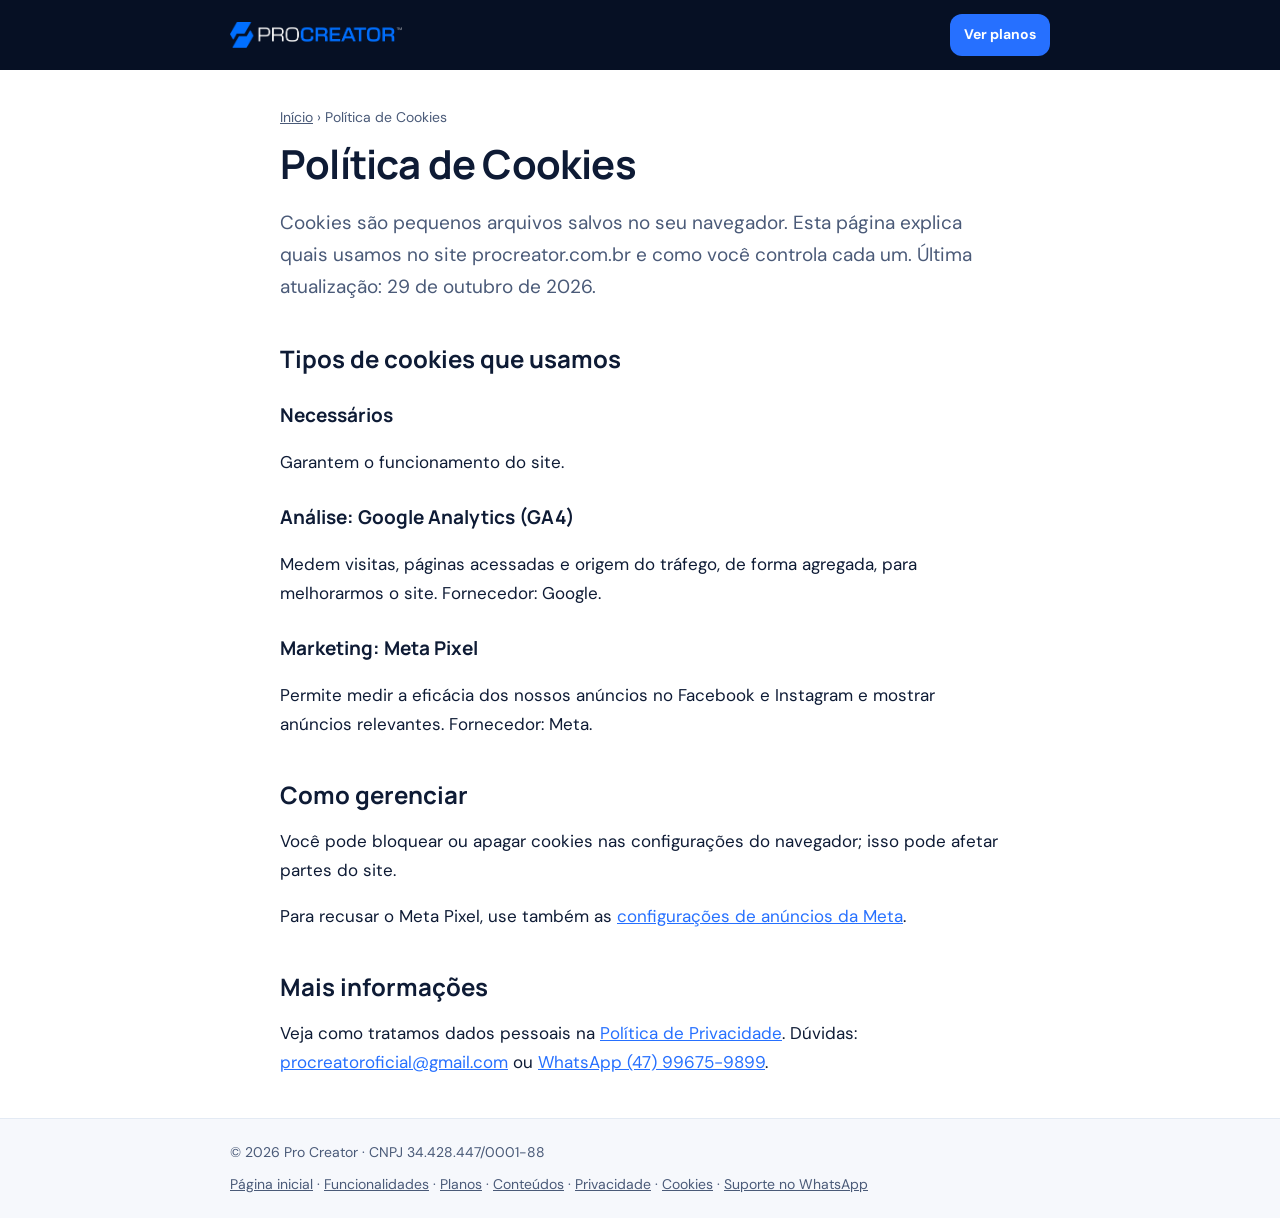
<file: politica-de-cookies/index.html>
<!doctype html>
<html lang="pt-BR"><head>
<meta name="robots" content="noindex, nofollow">
<meta charset="utf-8"><meta name="viewport" content="width=device-width,initial-scale=1">
<title>Política de Cookies | Pro Creator</title>
<meta name="description" content="Quais cookies o site do Pro Creator usa, para que servem e como você pode gerenciá-los.">
<link rel="canonical" href="https://procreator.com.br/politica-de-cookies/">
<link rel="icon" href="/favicon.png" type="image/png" sizes="192x192">
<meta property="og:type" content="website"><meta property="og:locale" content="pt_BR"><meta property="og:site_name" content="Pro Creator">
<meta property="og:url" content="https://procreator.com.br/politica-de-cookies/"><meta property="og:title" content="Política de Cookies"><meta property="og:description" content="Quais cookies o site do Pro Creator usa, para que servem e como você pode gerenciá-los.">
<meta property="og:image" content="https://procreator.com.br/assets/img/og-legal.jpg"><meta property="og:image:width" content="1200"><meta property="og:image:height" content="630"><meta property="og:image:alt" content="Política de Cookies">
<meta name="twitter:card" content="summary_large_image"><meta name="twitter:title" content="Política de Cookies"><meta name="twitter:description" content="Quais cookies o site do Pro Creator usa, para que servem e como você pode gerenciá-los."><meta name="twitter:image" content="https://procreator.com.br/assets/img/og-legal.jpg">
<link rel="preconnect" href="https://fonts.googleapis.com"><link rel="preconnect" href="https://fonts.gstatic.com" crossorigin>
<link href="https://fonts.googleapis.com/css2?family=DM+Sans:wght@400;500;700&family=Manrope:wght@700;800&display=swap" rel="stylesheet">
<style>
:root{--ink:#0e1b35;--blue:#2670ff;--pale:#f6f8fc;--line:#e3eaf4;--navy:#061024;--muted:#4a5a78}
*{box-sizing:border-box}
body{margin:0;font-family:'DM Sans',-apple-system,BlinkMacSystemFont,sans-serif;color:var(--ink);background:#fff;line-height:1.7;font-size:17px}
a{color:var(--blue)}
.top{background:var(--navy)}
.top .in{max-width:860px;margin:0 auto;padding:14px 20px;display:flex;align-items:center;justify-content:space-between;gap:12px}
.top img{height:26px;width:auto;display:block}
.btn{display:inline-block;background:var(--blue);color:#fff;text-decoration:none;font-weight:700;padding:12px 20px;border-radius:12px;font-size:15px}
.top .btn{padding:9px 14px;font-size:14px}
main{max-width:760px;margin:0 auto;padding:36px 20px 24px}
.crumb{font-size:14px;color:var(--muted)}
.crumb a{color:var(--muted)}
h1{font-family:Manrope,sans-serif;font-size:clamp(28px,5vw,40px);line-height:1.2;margin:10px 0 14px;letter-spacing:-.02em}
h2{font-family:Manrope,sans-serif;font-size:24px;line-height:1.3;margin:40px 0 10px}
h3{font-family:Manrope,sans-serif;font-size:19px;margin:24px 0 6px}
.lead{font-size:19px;color:var(--muted)}
.box{background:var(--pale);border:1px solid var(--line);border-radius:16px;padding:18px 20px;margin:22px 0}
.box pre{white-space:pre-wrap;font-family:inherit;margin:0;font-size:15.5px;line-height:1.6}
.cta{background:var(--navy);color:#fff;border-radius:20px;padding:26px 22px;margin:40px 0}
.cta h2{color:#fff;margin-top:0}
.cta p{color:#c9d6ef}
ul,ol{padding-left:22px}
li{margin:6px 0}
.related{border-top:1px solid var(--line);margin-top:40px;padding-top:12px}
footer{border-top:1px solid var(--line);background:var(--pale);font-size:14px;color:var(--muted)}
footer .in{max-width:860px;margin:0 auto;padding:22px 20px;display:flex;flex-wrap:wrap;gap:8px 18px;justify-content:space-between}
footer a{color:var(--muted)}
</style>
<script type="application/ld+json">{"@context": "https://schema.org", "@type": "WebPage", "name": "Política de Cookies", "url": "https://procreator.com.br/politica-de-cookies/", "inLanguage": "pt-BR"}</script>
<!-- Meta Pixel (Pro Creator) -->
<script>
!function(f,b,e,v,n,t,s){if(f.fbq)return;n=f.fbq=function(){n.callMethod?n.callMethod.apply(n,arguments):n.queue.push(arguments)};if(!f._fbq)f._fbq=n;n.push=n;n.loaded=!0;n.version='2.0';n.queue=[];t=b.createElement(e);t.async=!0;t.src=v;s=b.getElementsByTagName(e)[0];s.parentNode.insertBefore(t,s)}(window,document,'script','https://connect.facebook.net/en_US/fbevents.js');
fbq('init','912571467763616');fbq('track','PageView');
</script>
<noscript><img height="1" width="1" style="display:none" alt="" src="https://www.facebook.com/tr?id=912571467763616&ev=PageView&noscript=1"></noscript>
<!-- Microsoft Clarity -->
<script type="text/javascript">
    (function(c,l,a,r,i,t,y){
        c[a]=c[a]||function(){(c[a].q=c[a].q||[]).push(arguments)};
        t=l.createElement(r);t.async=1;t.src="https://www.clarity.ms/tag/"+i;
        y=l.getElementsByTagName(r)[0];y.parentNode.insertBefore(t,y);
    })(window, document, "clarity", "script", "ymf9uyrxub");
</script>
<!-- Pro Creator Analytics -->
<script src="https://procreator.app.br/pc-track.js" data-site="pcs_486d0abb95674caa" data-key="phc_qgMZm2yoKrikoGFcP8EuNFkKKvJFtFn4U3MuxDCo4K94" data-region="us" defer></script>
</head><body>
<header class="top"><div class="in"><a href="/" aria-label="Pro Creator, página inicial"><img src="/assets/img/logo-procreator.png" alt="Pro Creator" width="766" height="116"></a><a class="btn" href="/planos/">Ver planos</a></div></header>
<main>
<nav class="crumb" aria-label="Você está em"><a href="/">Início</a> › Política de Cookies</nav>
<article>
<h1>Política de Cookies</h1>
<p class="lead">Cookies são pequenos arquivos salvos no seu navegador. Esta página explica quais usamos no site procreator.com.br e como você controla cada um. Última atualização: 29 de outubro de 2026.</p>
<h2>Tipos de cookies que usamos</h2>
<h3>Necessários</h3>
<p>Garantem o funcionamento do site.</p>
<h3>Análise: Google Analytics (GA4)</h3>
<p>Medem visitas, páginas acessadas e origem do tráfego, de forma agregada, para melhorarmos o site. Fornecedor: Google.</p>
<h3>Marketing: Meta Pixel</h3>
<p>Permite medir a eficácia dos nossos anúncios no Facebook e Instagram e mostrar anúncios relevantes. Fornecedor: Meta.</p>
<h2>Como gerenciar</h2>
<p>Você pode bloquear ou apagar cookies nas configurações do navegador; isso pode afetar partes do site.</p>
<p>Para recusar o Meta Pixel, use também as <a href="https://www.facebook.com/settings?tab=ads" rel="noopener">configurações de anúncios da Meta</a>.</p>
<h2>Mais informações</h2>
<p>Veja como tratamos dados pessoais na <a href="/politica-de-privacidade/">Política de Privacidade</a>. Dúvidas: <a href="mailto:procreatoroficial@gmail.com">procreatoroficial@gmail.com</a> ou <a href="https://wa.me/554796759899" rel="noopener">WhatsApp (47) 99675-9899</a>.</p>
</article>
</main>
<footer><div class="in"><span>© 2026 Pro Creator · CNPJ 34.428.447/0001-88</span><span><a href="/">Página inicial</a> · <a href="/funcionalidades/">Funcionalidades</a> · <a href="/planos/">Planos</a> · <a href="/conteudos/">Conteúdos</a> · <a href="/politica-de-privacidade/">Privacidade</a> · <a href="/politica-de-cookies/">Cookies</a> · <a href="https://wa.me/554796759899" rel="noopener">Suporte no WhatsApp</a></span></div></footer>
<script src="/assets/js/cookies.js" defer></script>
</body></html>
</file>
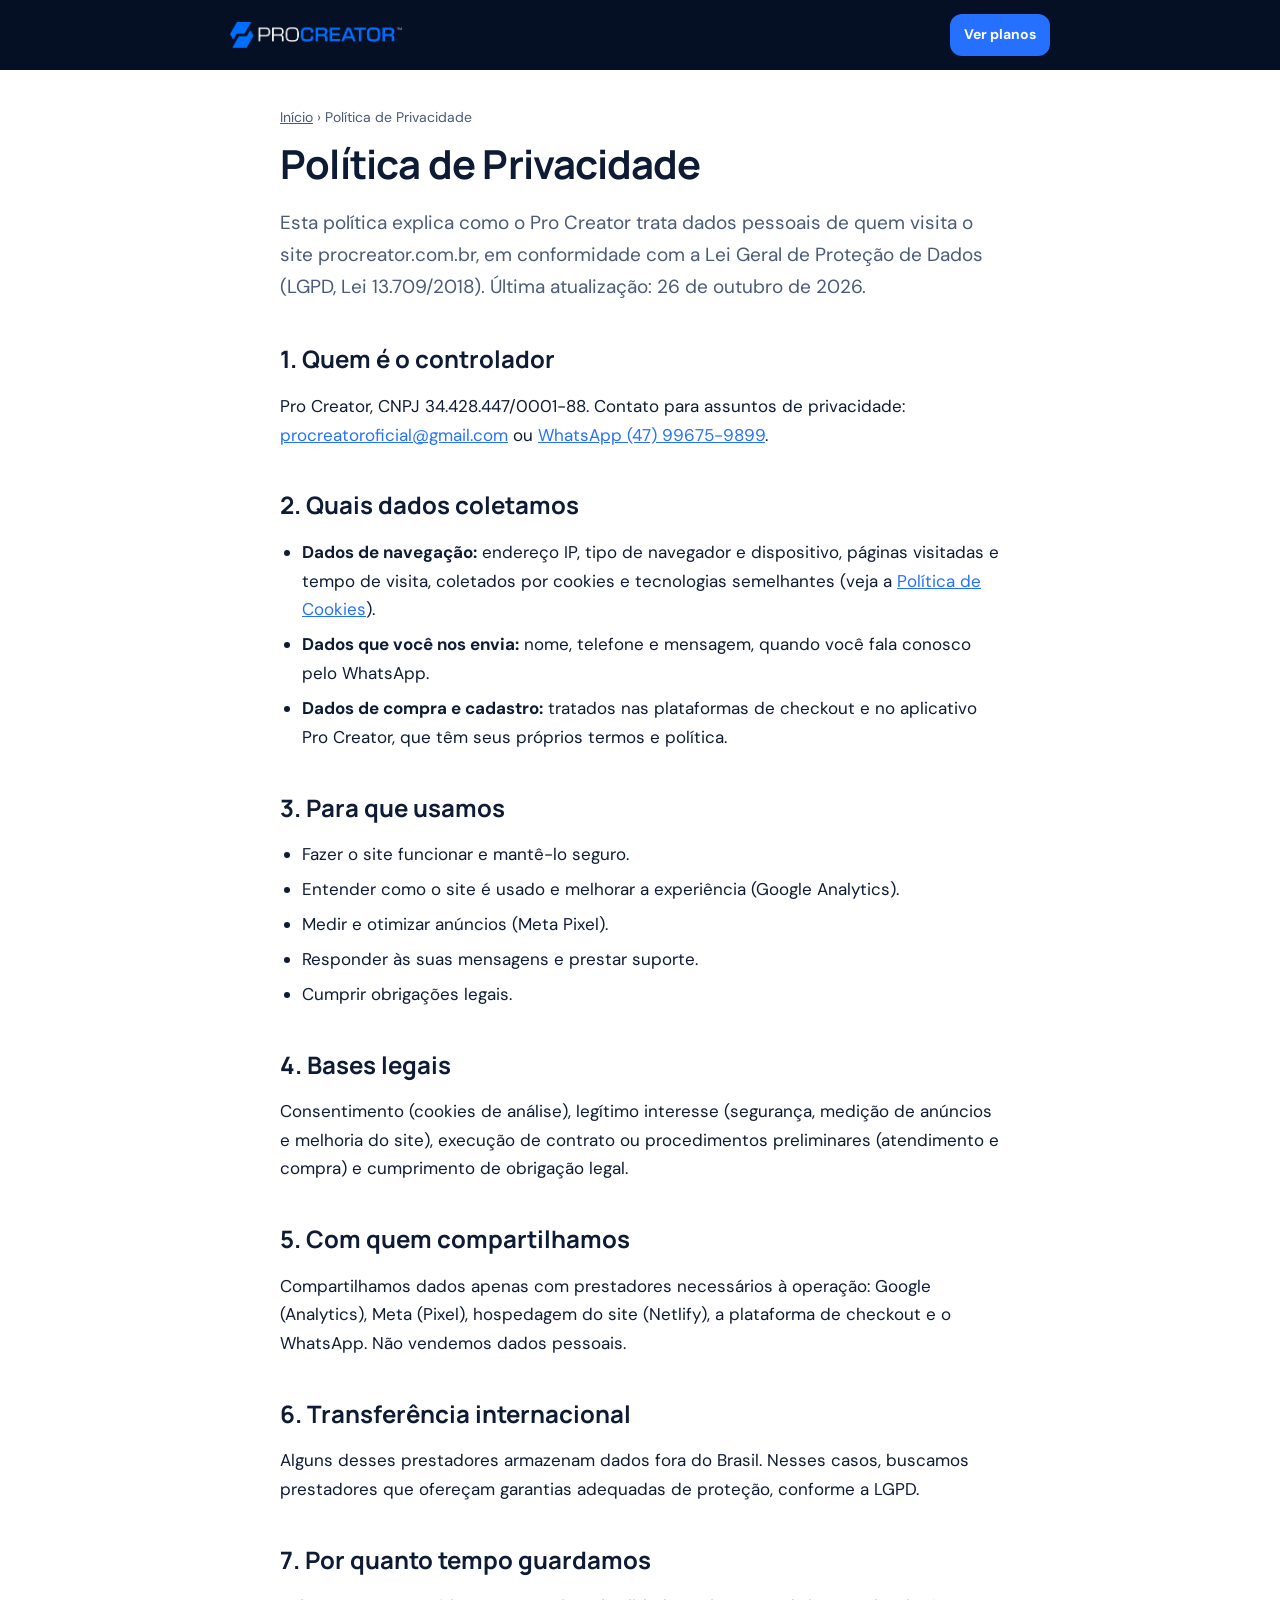
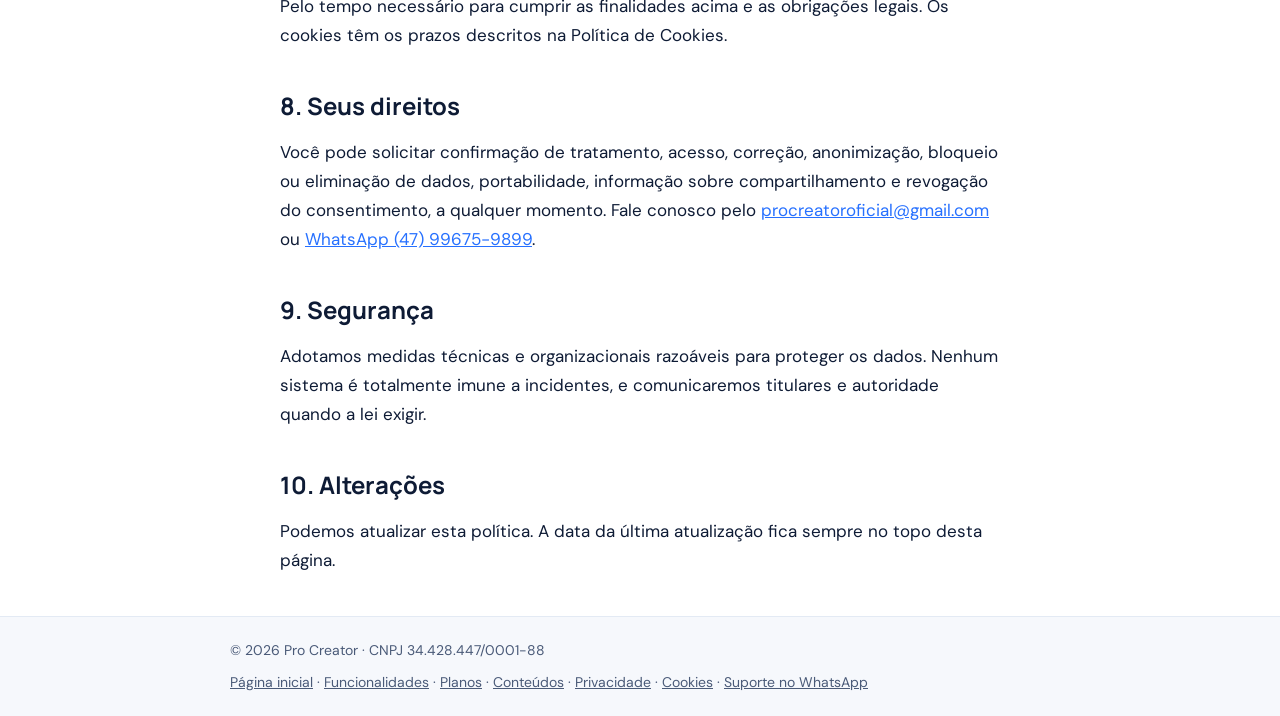
<file: politica-de-privacidade/index.html>
<!doctype html>
<html lang="pt-BR"><head>
<meta name="robots" content="noindex, nofollow">
<meta charset="utf-8"><meta name="viewport" content="width=device-width,initial-scale=1">
<title>Política de Privacidade | Pro Creator</title>
<meta name="description" content="Como o Pro Creator trata os dados pessoais coletados neste site, conforme a LGPD (Lei 13.709/2018).">
<link rel="canonical" href="https://procreator.com.br/politica-de-privacidade/">
<link rel="icon" href="/favicon.png" type="image/png" sizes="192x192">
<meta property="og:type" content="website"><meta property="og:locale" content="pt_BR"><meta property="og:site_name" content="Pro Creator">
<meta property="og:url" content="https://procreator.com.br/politica-de-privacidade/"><meta property="og:title" content="Política de Privacidade"><meta property="og:description" content="Como o Pro Creator trata os dados pessoais coletados neste site, conforme a LGPD (Lei 13.709/2018).">
<meta property="og:image" content="https://procreator.com.br/assets/img/og-legal.jpg"><meta property="og:image:width" content="1200"><meta property="og:image:height" content="630"><meta property="og:image:alt" content="Política de Privacidade">
<meta name="twitter:card" content="summary_large_image"><meta name="twitter:title" content="Política de Privacidade"><meta name="twitter:description" content="Como o Pro Creator trata os dados pessoais coletados neste site, conforme a LGPD (Lei 13.709/2018)."><meta name="twitter:image" content="https://procreator.com.br/assets/img/og-legal.jpg">
<link rel="preconnect" href="https://fonts.googleapis.com"><link rel="preconnect" href="https://fonts.gstatic.com" crossorigin>
<link href="https://fonts.googleapis.com/css2?family=DM+Sans:wght@400;500;700&family=Manrope:wght@700;800&display=swap" rel="stylesheet">
<style>
:root{--ink:#0e1b35;--blue:#2670ff;--pale:#f6f8fc;--line:#e3eaf4;--navy:#061024;--muted:#4a5a78}
*{box-sizing:border-box}
body{margin:0;font-family:'DM Sans',-apple-system,BlinkMacSystemFont,sans-serif;color:var(--ink);background:#fff;line-height:1.7;font-size:17px}
a{color:var(--blue)}
.top{background:var(--navy)}
.top .in{max-width:860px;margin:0 auto;padding:14px 20px;display:flex;align-items:center;justify-content:space-between;gap:12px}
.top img{height:26px;width:auto;display:block}
.btn{display:inline-block;background:var(--blue);color:#fff;text-decoration:none;font-weight:700;padding:12px 20px;border-radius:12px;font-size:15px}
.top .btn{padding:9px 14px;font-size:14px}
main{max-width:760px;margin:0 auto;padding:36px 20px 24px}
.crumb{font-size:14px;color:var(--muted)}
.crumb a{color:var(--muted)}
h1{font-family:Manrope,sans-serif;font-size:clamp(28px,5vw,40px);line-height:1.2;margin:10px 0 14px;letter-spacing:-.02em}
h2{font-family:Manrope,sans-serif;font-size:24px;line-height:1.3;margin:40px 0 10px}
h3{font-family:Manrope,sans-serif;font-size:19px;margin:24px 0 6px}
.lead{font-size:19px;color:var(--muted)}
.box{background:var(--pale);border:1px solid var(--line);border-radius:16px;padding:18px 20px;margin:22px 0}
.box pre{white-space:pre-wrap;font-family:inherit;margin:0;font-size:15.5px;line-height:1.6}
.cta{background:var(--navy);color:#fff;border-radius:20px;padding:26px 22px;margin:40px 0}
.cta h2{color:#fff;margin-top:0}
.cta p{color:#c9d6ef}
ul,ol{padding-left:22px}
li{margin:6px 0}
.related{border-top:1px solid var(--line);margin-top:40px;padding-top:12px}
footer{border-top:1px solid var(--line);background:var(--pale);font-size:14px;color:var(--muted)}
footer .in{max-width:860px;margin:0 auto;padding:22px 20px;display:flex;flex-wrap:wrap;gap:8px 18px;justify-content:space-between}
footer a{color:var(--muted)}
</style>
<script type="application/ld+json">{"@context": "https://schema.org", "@type": "WebPage", "name": "Política de Privacidade", "url": "https://procreator.com.br/politica-de-privacidade/", "inLanguage": "pt-BR"}</script>
<!-- Meta Pixel (Pro Creator) -->
<script>
!function(f,b,e,v,n,t,s){if(f.fbq)return;n=f.fbq=function(){n.callMethod?n.callMethod.apply(n,arguments):n.queue.push(arguments)};if(!f._fbq)f._fbq=n;n.push=n;n.loaded=!0;n.version='2.0';n.queue=[];t=b.createElement(e);t.async=!0;t.src=v;s=b.getElementsByTagName(e)[0];s.parentNode.insertBefore(t,s)}(window,document,'script','https://connect.facebook.net/en_US/fbevents.js');
fbq('init','912571467763616');fbq('track','PageView');
</script>
<noscript><img height="1" width="1" style="display:none" alt="" src="https://www.facebook.com/tr?id=912571467763616&ev=PageView&noscript=1"></noscript>
<!-- Microsoft Clarity -->
<script type="text/javascript">
    (function(c,l,a,r,i,t,y){
        c[a]=c[a]||function(){(c[a].q=c[a].q||[]).push(arguments)};
        t=l.createElement(r);t.async=1;t.src="https://www.clarity.ms/tag/"+i;
        y=l.getElementsByTagName(r)[0];y.parentNode.insertBefore(t,y);
    })(window, document, "clarity", "script", "ymf9uyrxub");
</script>
<!-- Pro Creator Analytics -->
<script src="https://procreator.app.br/pc-track.js" data-site="pcs_486d0abb95674caa" data-key="phc_qgMZm2yoKrikoGFcP8EuNFkKKvJFtFn4U3MuxDCo4K94" data-region="us" defer></script>
</head><body>
<header class="top"><div class="in"><a href="/" aria-label="Pro Creator, página inicial"><img src="/assets/img/logo-procreator.png" alt="Pro Creator" width="766" height="116"></a><a class="btn" href="/planos/">Ver planos</a></div></header>
<main>
<nav class="crumb" aria-label="Você está em"><a href="/">Início</a> › Política de Privacidade</nav>
<article>
<h1>Política de Privacidade</h1>
<p class="lead">Esta política explica como o Pro Creator trata dados pessoais de quem visita o site procreator.com.br, em conformidade com a Lei Geral de Proteção de Dados (LGPD, Lei 13.709/2018). Última atualização: 26 de outubro de 2026.</p>
<h2>1. Quem é o controlador</h2>
<p>Pro Creator, CNPJ 34.428.447/0001-88. Contato para assuntos de privacidade: <a href="mailto:procreatoroficial@gmail.com">procreatoroficial@gmail.com</a> ou <a href="https://wa.me/554796759899" rel="noopener">WhatsApp (47) 99675-9899</a>.</p>
<h2>2. Quais dados coletamos</h2>
<ul><li><b>Dados de navegação:</b> endereço IP, tipo de navegador e dispositivo, páginas visitadas e tempo de visita, coletados por cookies e tecnologias semelhantes (veja a <a href="/politica-de-cookies/">Política de Cookies</a>).</li>
<li><b>Dados que você nos envia:</b> nome, telefone e mensagem, quando você fala conosco pelo WhatsApp.</li>
<li><b>Dados de compra e cadastro:</b> tratados nas plataformas de checkout e no aplicativo Pro Creator, que têm seus próprios termos e política.</li></ul>
<h2>3. Para que usamos</h2>
<ul><li>Fazer o site funcionar e mantê-lo seguro.</li>
<li>Entender como o site é usado e melhorar a experiência (Google Analytics).</li>
<li>Medir e otimizar anúncios (Meta Pixel).</li>
<li>Responder às suas mensagens e prestar suporte.</li>
<li>Cumprir obrigações legais.</li></ul>
<h2>4. Bases legais</h2>
<p>Consentimento (cookies de análise), legítimo interesse (segurança, medição de anúncios e melhoria do site), execução de contrato ou procedimentos preliminares (atendimento e compra) e cumprimento de obrigação legal.</p>
<h2>5. Com quem compartilhamos</h2>
<p>Compartilhamos dados apenas com prestadores necessários à operação: Google (Analytics), Meta (Pixel), hospedagem do site (Netlify), a plataforma de checkout e o WhatsApp. Não vendemos dados pessoais.</p>
<h2>6. Transferência internacional</h2>
<p>Alguns desses prestadores armazenam dados fora do Brasil. Nesses casos, buscamos prestadores que ofereçam garantias adequadas de proteção, conforme a LGPD.</p>
<h2>7. Por quanto tempo guardamos</h2>
<p>Pelo tempo necessário para cumprir as finalidades acima e as obrigações legais. Os cookies têm os prazos descritos na Política de Cookies.</p>
<h2>8. Seus direitos</h2>
<p>Você pode solicitar confirmação de tratamento, acesso, correção, anonimização, bloqueio ou eliminação de dados, portabilidade, informação sobre compartilhamento e revogação do consentimento, a qualquer momento. Fale conosco pelo <a href="mailto:procreatoroficial@gmail.com">procreatoroficial@gmail.com</a> ou <a href="https://wa.me/554796759899" rel="noopener">WhatsApp (47) 99675-9899</a>.</p>
<h2>9. Segurança</h2>
<p>Adotamos medidas técnicas e organizacionais razoáveis para proteger os dados. Nenhum sistema é totalmente imune a incidentes, e comunicaremos titulares e autoridade quando a lei exigir.</p>
<h2>10. Alterações</h2>
<p>Podemos atualizar esta política. A data da última atualização fica sempre no topo desta página.</p>
</article>
</main>
<footer><div class="in"><span>© 2026 Pro Creator · CNPJ 34.428.447/0001-88</span><span><a href="/">Página inicial</a> · <a href="/funcionalidades/">Funcionalidades</a> · <a href="/planos/">Planos</a> · <a href="/conteudos/">Conteúdos</a> · <a href="/politica-de-privacidade/">Privacidade</a> · <a href="/politica-de-cookies/">Cookies</a> · <a href="https://wa.me/554796759899" rel="noopener">Suporte no WhatsApp</a></span></div></footer>
<script src="/assets/js/cookies.js" defer></script>
</body></html>
</file>
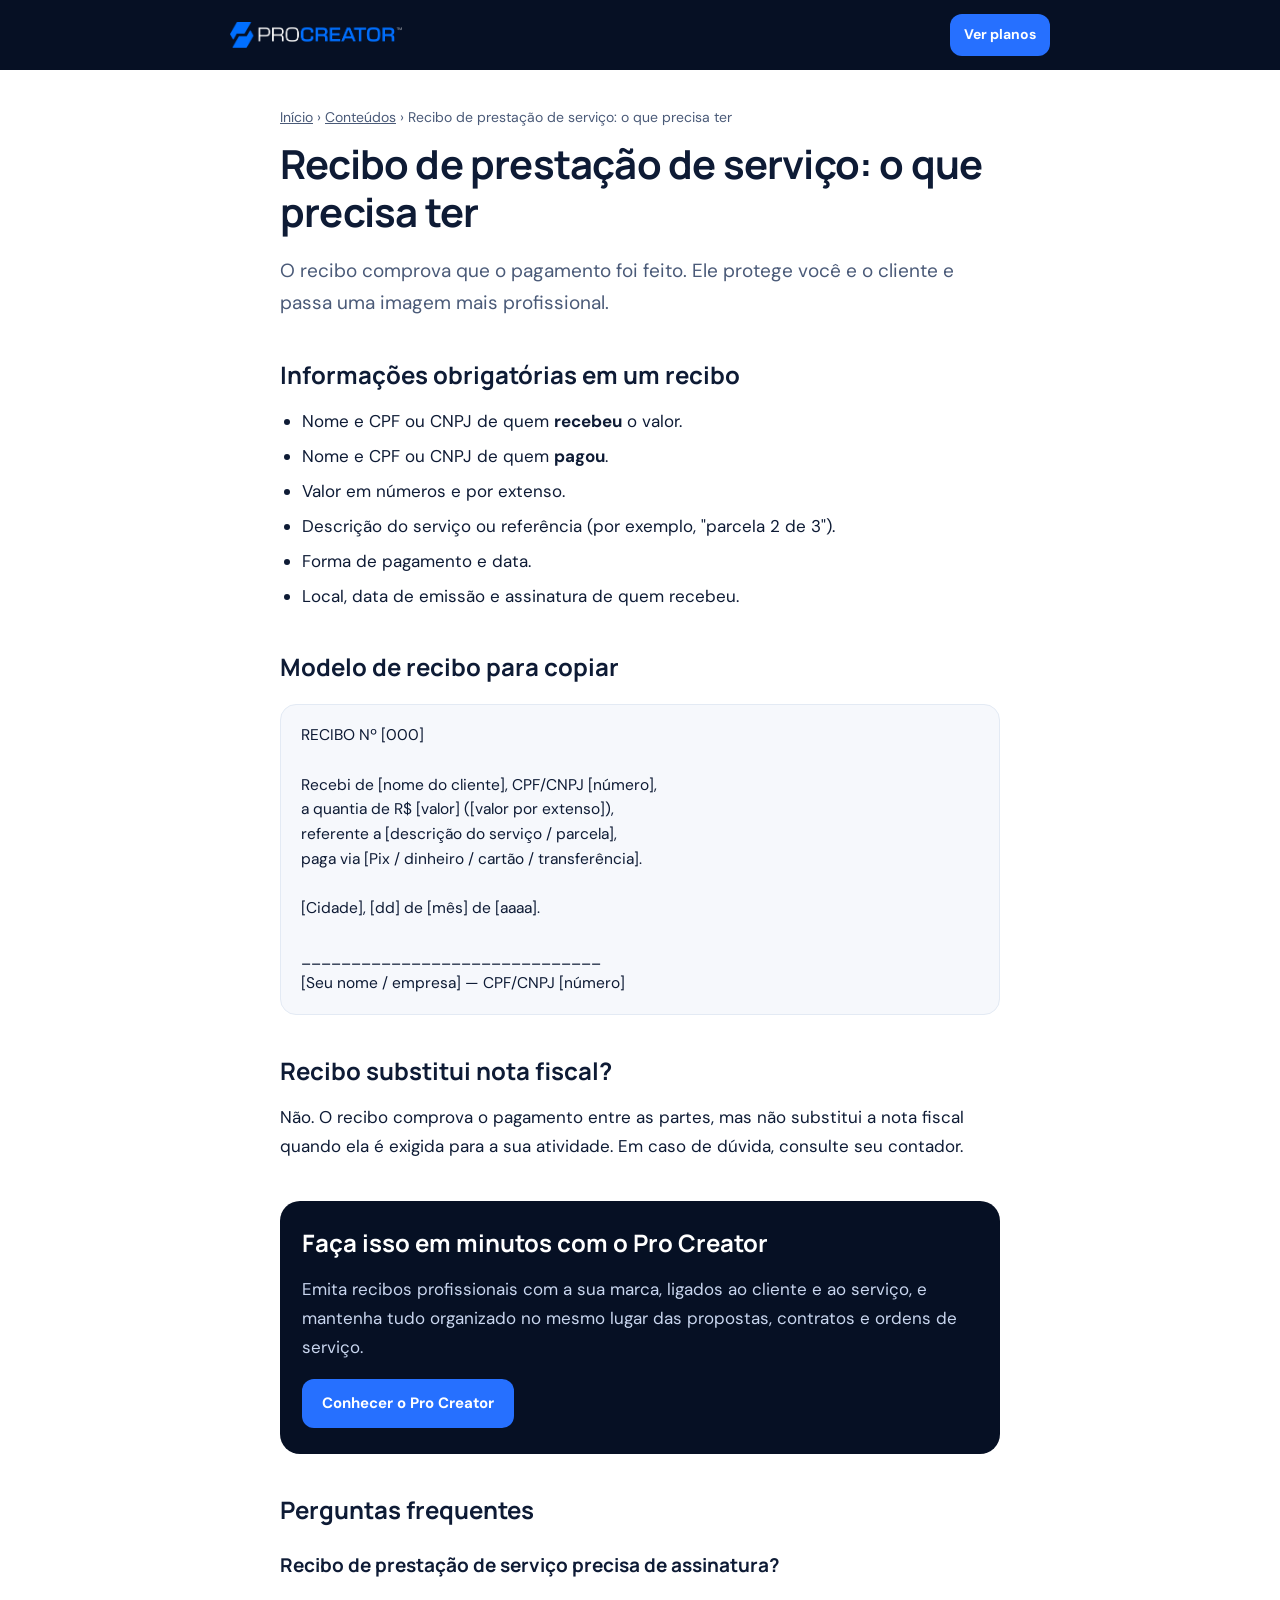
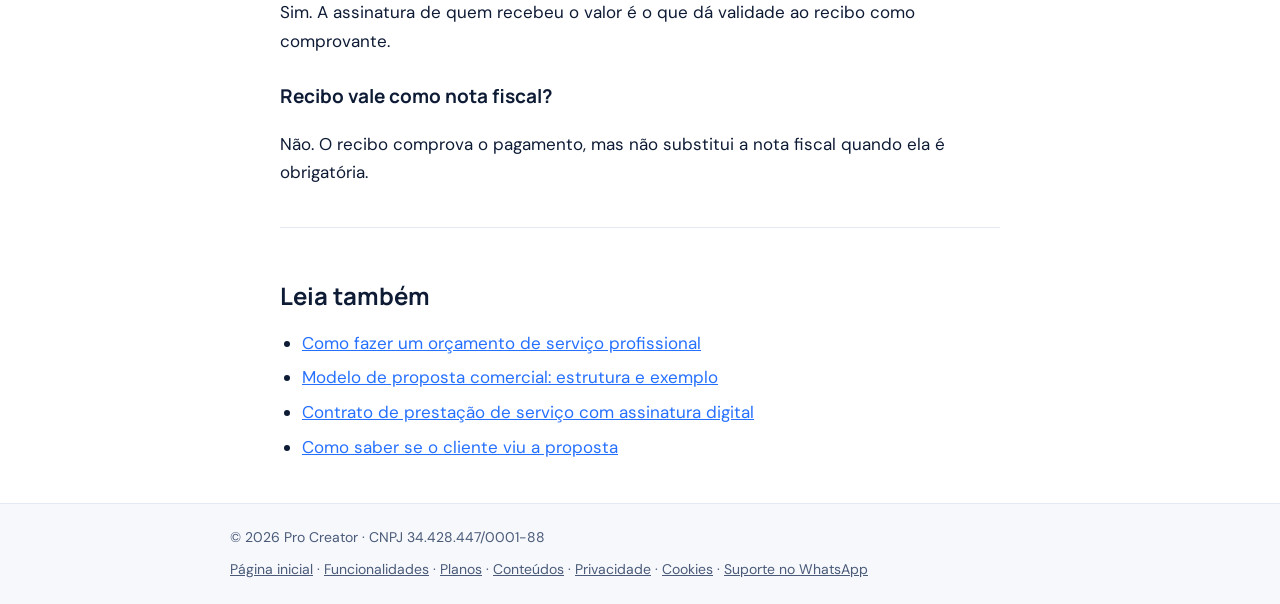
<file: recibo-de-prestacao-de-servico/index.html>
<!doctype html>
<html lang="pt-BR"><head>
<meta name="robots" content="noindex, nofollow">
<meta charset="utf-8"><meta name="viewport" content="width=device-width,initial-scale=1">
<title>Recibo de prestação de serviço: o que precisa ter e modelo | Pro Creator</title>
<meta name="description" content="Veja quais informações um recibo de prestação de serviço deve conter, um modelo para copiar e como emitir recibos profissionais com a sua marca.">
<link rel="canonical" href="https://procreator.com.br/recibo-de-prestacao-de-servico/">
<link rel="icon" href="/favicon.png" type="image/png" sizes="192x192">
<meta property="og:type" content="article"><meta property="og:locale" content="pt_BR"><meta property="og:site_name" content="Pro Creator">
<meta property="og:url" content="https://procreator.com.br/recibo-de-prestacao-de-servico/"><meta property="og:title" content="Recibo de prestação de serviço: o que precisa ter"><meta property="og:description" content="Veja quais informações um recibo de prestação de serviço deve conter, um modelo para copiar e como emitir…">
<meta property="og:image" content="https://procreator.com.br/assets/img/og-recibo-de-prestacao-de-servico.jpg"><meta property="og:image:width" content="1200"><meta property="og:image:height" content="630"><meta property="og:image:alt" content="Recibo de prestação de serviço: o que precisa ter">
<meta name="twitter:card" content="summary_large_image"><meta name="twitter:title" content="Recibo de prestação de serviço: o que precisa ter"><meta name="twitter:description" content="Veja quais informações um recibo de prestação de serviço deve conter, um modelo para copiar e como emitir…"><meta name="twitter:image" content="https://procreator.com.br/assets/img/og-recibo-de-prestacao-de-servico.jpg">
<link rel="preconnect" href="https://fonts.googleapis.com"><link rel="preconnect" href="https://fonts.gstatic.com" crossorigin>
<link href="https://fonts.googleapis.com/css2?family=DM+Sans:wght@400;500;700&family=Manrope:wght@700;800&display=swap" rel="stylesheet">
<style>
:root{--ink:#0e1b35;--blue:#2670ff;--pale:#f6f8fc;--line:#e3eaf4;--navy:#061024;--muted:#4a5a78}
*{box-sizing:border-box}
body{margin:0;font-family:'DM Sans',-apple-system,BlinkMacSystemFont,sans-serif;color:var(--ink);background:#fff;line-height:1.7;font-size:17px}
a{color:var(--blue)}
.top{background:var(--navy)}
.top .in{max-width:860px;margin:0 auto;padding:14px 20px;display:flex;align-items:center;justify-content:space-between;gap:12px}
.top img{height:26px;width:auto;display:block}
.btn{display:inline-block;background:var(--blue);color:#fff;text-decoration:none;font-weight:700;padding:12px 20px;border-radius:12px;font-size:15px}
.top .btn{padding:9px 14px;font-size:14px}
main{max-width:760px;margin:0 auto;padding:36px 20px 24px}
.crumb{font-size:14px;color:var(--muted)}
.crumb a{color:var(--muted)}
h1{font-family:Manrope,sans-serif;font-size:clamp(28px,5vw,40px);line-height:1.2;margin:10px 0 14px;letter-spacing:-.02em}
h2{font-family:Manrope,sans-serif;font-size:24px;line-height:1.3;margin:40px 0 10px}
h3{font-family:Manrope,sans-serif;font-size:19px;margin:24px 0 6px}
.lead{font-size:19px;color:var(--muted)}
.box{background:var(--pale);border:1px solid var(--line);border-radius:16px;padding:18px 20px;margin:22px 0}
.box pre{white-space:pre-wrap;font-family:inherit;margin:0;font-size:15.5px;line-height:1.6}
.cta{background:var(--navy);color:#fff;border-radius:20px;padding:26px 22px;margin:40px 0}
.cta h2{color:#fff;margin-top:0}
.cta p{color:#c9d6ef}
ul,ol{padding-left:22px}
li{margin:6px 0}
.related{border-top:1px solid var(--line);margin-top:40px;padding-top:12px}
footer{border-top:1px solid var(--line);background:var(--pale);font-size:14px;color:var(--muted)}
footer .in{max-width:860px;margin:0 auto;padding:22px 20px;display:flex;flex-wrap:wrap;gap:8px 18px;justify-content:space-between}
footer a{color:var(--muted)}
</style>
<script type="application/ld+json">[{"@context": "https://schema.org", "@type": "Article", "headline": "Recibo de prestação de serviço: o que precisa ter", "description": "Veja quais informações um recibo de prestação de serviço deve conter, um modelo para copiar e como emitir recibos profissionais com a sua marca.", "inLanguage": "pt-BR", "datePublished": "2026-10-25", "dateModified": "2026-10-25", "mainEntityOfPage": "https://procreator.com.br/recibo-de-prestacao-de-servico/", "author": {"@type": "Organization", "name": "Pro Creator", "url": "https://procreator.com.br/"}, "publisher": {"@type": "Organization", "name": "Pro Creator", "logo": {"@type": "ImageObject", "url": "https://procreator.com.br/assets/img/logo-procreator.png"}}}, {"@context": "https://schema.org", "@type": "BreadcrumbList", "itemListElement": [{"@type": "ListItem", "position": 1, "name": "Início", "item": "https://procreator.com.br/"}, {"@type": "ListItem", "position": 2, "name": "Conteúdos", "item": "https://procreator.com.br/conteudos/"}, {"@type": "ListItem", "position": 3, "name": "Recibo de prestação de serviço: o que precisa ter", "item": "https://procreator.com.br/recibo-de-prestacao-de-servico/"}]}, {"@context": "https://schema.org", "@type": "FAQPage", "mainEntity": [{"@type": "Question", "name": "Recibo de prestação de serviço precisa de assinatura?", "acceptedAnswer": {"@type": "Answer", "text": "Sim. A assinatura de quem recebeu o valor é o que dá validade ao recibo como comprovante."}}, {"@type": "Question", "name": "Recibo vale como nota fiscal?", "acceptedAnswer": {"@type": "Answer", "text": "Não. O recibo comprova o pagamento, mas não substitui a nota fiscal quando ela é obrigatória."}}]}]</script>
<!-- Meta Pixel (Pro Creator) -->
<script>
!function(f,b,e,v,n,t,s){if(f.fbq)return;n=f.fbq=function(){n.callMethod?n.callMethod.apply(n,arguments):n.queue.push(arguments)};if(!f._fbq)f._fbq=n;n.push=n;n.loaded=!0;n.version='2.0';n.queue=[];t=b.createElement(e);t.async=!0;t.src=v;s=b.getElementsByTagName(e)[0];s.parentNode.insertBefore(t,s)}(window,document,'script','https://connect.facebook.net/en_US/fbevents.js');
fbq('init','912571467763616');fbq('track','PageView');
</script>
<noscript><img height="1" width="1" style="display:none" alt="" src="https://www.facebook.com/tr?id=912571467763616&ev=PageView&noscript=1"></noscript>
<!-- Microsoft Clarity -->
<script type="text/javascript">
    (function(c,l,a,r,i,t,y){
        c[a]=c[a]||function(){(c[a].q=c[a].q||[]).push(arguments)};
        t=l.createElement(r);t.async=1;t.src="https://www.clarity.ms/tag/"+i;
        y=l.getElementsByTagName(r)[0];y.parentNode.insertBefore(t,y);
    })(window, document, "clarity", "script", "ymf9uyrxub");
</script>
<!-- Pro Creator Analytics -->
<script src="https://procreator.app.br/pc-track.js" data-site="pcs_486d0abb95674caa" data-key="phc_qgMZm2yoKrikoGFcP8EuNFkKKvJFtFn4U3MuxDCo4K94" data-region="us" defer></script>
</head><body>
<header class="top"><div class="in"><a href="/" aria-label="Pro Creator, página inicial"><img src="/assets/img/logo-procreator.png" alt="Pro Creator" width="766" height="116"></a><a class="btn" href="/planos/">Ver planos</a></div></header>
<main>
<nav class="crumb" aria-label="Você está em"><a href="/">Início</a> › <a href="/conteudos/">Conteúdos</a> › Recibo de prestação de serviço: o que precisa ter</nav>
<article>
<h1>Recibo de prestação de serviço: o que precisa ter</h1>
<p class="lead">O recibo comprova que o pagamento foi feito. Ele protege você e o cliente e passa uma imagem mais profissional.</p>

<h2>Informações obrigatórias em um recibo</h2>
<ul>
<li>Nome e CPF ou CNPJ de quem <strong>recebeu</strong> o valor.</li>
<li>Nome e CPF ou CNPJ de quem <strong>pagou</strong>.</li>
<li>Valor em números e por extenso.</li>
<li>Descrição do serviço ou referência (por exemplo, "parcela 2 de 3").</li>
<li>Forma de pagamento e data.</li>
<li>Local, data de emissão e assinatura de quem recebeu.</li>
</ul>
<h2>Modelo de recibo para copiar</h2>
<div class="box"><pre>RECIBO Nº [000]

Recebi de [nome do cliente], CPF/CNPJ [número],
a quantia de R$ [valor] ([valor por extenso]),
referente a [descrição do serviço / parcela],
paga via [Pix / dinheiro / cartão / transferência].

[Cidade], [dd] de [mês] de [aaaa].

______________________________
[Seu nome / empresa] — CPF/CNPJ [número]</pre></div>
<h2>Recibo substitui nota fiscal?</h2>
<p>Não. O recibo comprova o pagamento entre as partes, mas não substitui a nota fiscal quando ela é exigida para a sua atividade. Em caso de dúvida, consulte seu contador.</p>
<div class="cta"><h2>Faça isso em minutos com o Pro Creator</h2><p>Emita recibos profissionais com a sua marca, ligados ao cliente e ao serviço, e mantenha tudo organizado no mesmo lugar das propostas, contratos e ordens de serviço.</p><a class="btn" href="/planos/">Conhecer o Pro Creator</a></div>
<h2>Perguntas frequentes</h2>
<h3>Recibo de prestação de serviço precisa de assinatura?</h3><p>Sim. A assinatura de quem recebeu o valor é o que dá validade ao recibo como comprovante.</p><h3>Recibo vale como nota fiscal?</h3><p>Não. O recibo comprova o pagamento, mas não substitui a nota fiscal quando ela é obrigatória.</p>
</article>
<nav class="related" aria-label="Leia também"><h2>Leia também</h2><ul><li><a href="/como-fazer-orcamento-de-servico/">Como fazer um orçamento de serviço profissional</a></li><li><a href="/modelo-de-proposta-comercial/">Modelo de proposta comercial: estrutura e exemplo</a></li><li><a href="/contrato-de-prestacao-de-servico-assinatura-digital/">Contrato de prestação de serviço com assinatura digital</a></li><li><a href="/como-saber-se-o-cliente-viu-a-proposta/">Como saber se o cliente viu a proposta</a></li></ul></nav>
</main>
<footer><div class="in"><span>© 2026 Pro Creator · CNPJ 34.428.447/0001-88</span><span><a href="/">Página inicial</a> · <a href="/funcionalidades/">Funcionalidades</a> · <a href="/planos/">Planos</a> · <a href="/conteudos/">Conteúdos</a> · <a href="/politica-de-privacidade/">Privacidade</a> · <a href="/politica-de-cookies/">Cookies</a> · <a href="https://wa.me/554796759899" rel="noopener">Suporte no WhatsApp</a></span></div></footer>
<script src="/assets/js/cookies.js" defer></script>
</body></html>
</file>
<file: assets/css/style.css>
/* Pro Creator | Versão clara (azul + branco) */
:root{
  --blue:#0090FF;
  --blue-600:#006FFF;
  --blue-700:#0057D6;
  --blue-50:#EEF6FF;
  --blue-100:#DCEDFF;
  --navy:#0B1B33;
  --ink:#3A4B63;
  --muted:#6A7A90;
  --line:#E3EBF6;
  --soft:#F4F8FE;
  --white:#FFFFFF;
  --radius:10px;
  --shadow-sm:0 1px 2px rgba(11,27,51,.05),0 6px 18px -10px rgba(11,27,51,.14);
  --shadow:0 2px 6px rgba(11,27,51,.04),0 24px 56px -24px rgba(11,27,51,.22);
  --shadow-blue:0 18px 40px -16px rgba(0,111,255,.55);
  --font:"Albert Sans",Inter,system-ui,-apple-system,"Segoe UI",Roboto,Arial,sans-serif;
  --container:1200px;
  --header:76px;
}
*,*::before,*::after{box-sizing:border-box}
html{scroll-behavior:smooth;scroll-padding-top:calc(var(--header) + 16px);-webkit-text-size-adjust:100%}
body{margin:0;font-family:var(--font);color:var(--navy);background:var(--white);font-size:17px;line-height:1.55;-webkit-font-smoothing:antialiased;text-rendering:optimizeLegibility}
img{max-width:100%;height:auto;display:block}
a{color:inherit;text-decoration:none}
button{font:inherit;cursor:pointer}
h1,h2,h3,p{margin:0}
ul{margin:0;padding:0;list-style:none}
main{overflow-x:clip}
.container{width:100%;max-width:calc(var(--container) + 48px);margin:0 auto;padding:0 24px}
.sr-only{position:absolute;width:1px;height:1px;padding:0;margin:-1px;overflow:hidden;clip:rect(0,0,0,0);border:0}
.icon{width:24px;height:24px;fill:none;stroke:currentColor;stroke-width:1.75;stroke-linecap:round;stroke-linejoin:round;flex:none}
:focus-visible{outline:3px solid var(--blue);outline-offset:3px;border-radius:8px}

/* ---------- Tipografia ---------- */
.eyebrow{display:inline-flex;align-items:center;gap:10px;font-size:12px;font-weight:500;letter-spacing:.22em;text-transform:uppercase;color:var(--blue-600)}
.eyebrow::before{content:"";width:8px;height:8px;border-radius:50%;background:var(--blue);box-shadow:0 0 0 4px rgba(0,144,255,.16)}
.h2{font-size:clamp(2rem,3.5vw,3rem);font-weight:300;line-height:1.1;letter-spacing:-.025em;color:var(--navy)}
.h2 strong,.h1 strong{font-weight:600;color:var(--blue)}
.lead{font-size:clamp(1.0625rem,1.4vw,1.25rem);color:var(--ink);line-height:1.6}
.section-head{display:flex;flex-direction:column;align-items:center;text-align:center;gap:18px;max-width:900px;margin:0 auto}
.section-head .lead{max-width:760px}
.section{padding:clamp(80px,10vw,128px) 0}

/* ---------- Botões ---------- */
.btn{--h:52px;display:inline-flex;align-items:center;justify-content:center;gap:12px;height:var(--h);padding:0 24px;border-radius:999px;font-weight:500;font-size:15px;border:1px solid transparent;transition:transform .2s ease,box-shadow .2s ease,background-color .2s ease,color .2s ease,border-color .2s ease;white-space:nowrap}
.btn:hover{transform:translateY(-1px)}
.btn-primary{background:var(--blue);color:#fff;box-shadow:var(--shadow-blue);padding:0 6px 0 24px}
.btn-primary:hover{background:var(--blue-600)}
.btn-primary .btn-arrow{width:40px;height:40px;border-radius:50%;background:#fff;color:var(--blue);display:grid;place-items:center}
.btn-primary .btn-arrow .icon{width:18px;height:18px;stroke-width:2}
.btn-ghost{background:#fff;color:var(--navy);border-color:var(--line);box-shadow:var(--shadow-sm)}
.btn-ghost:hover{border-color:var(--blue-100);color:var(--blue-600)}
.btn-white{background:#fff;color:var(--blue-600);padding:0 6px 0 24px;box-shadow:0 18px 40px -18px rgba(11,27,51,.45)}
.btn-white .btn-arrow{width:40px;height:40px;border-radius:50%;background:var(--blue);color:#fff;display:grid;place-items:center}
.btn-white .btn-arrow .icon{width:18px;height:18px;stroke-width:2}
.btn-glass{background:rgba(255,255,255,.14);color:#fff;border-color:rgba(255,255,255,.35)}
.btn-glass:hover{background:rgba(255,255,255,.24)}
.btn-block{width:100%}
.btn-sm{--h:44px;font-size:14px}
.btn-sm.btn-primary{padding:0 20px}
.microcopy{font-size:14px;color:var(--muted)}

/* ---------- Header ---------- */
.header{position:fixed;inset:0 0 auto 0;z-index:50;height:var(--header);display:flex;align-items:center;background:rgba(255,255,255,.72);backdrop-filter:saturate(1.6) blur(14px);-webkit-backdrop-filter:saturate(1.6) blur(14px);border-bottom:1px solid transparent;transition:border-color .25s ease,box-shadow .25s ease,background-color .25s ease}
.header.is-scrolled{background:rgba(255,255,255,.9);border-color:var(--line);box-shadow:0 10px 30px -24px rgba(11,27,51,.35)}
.header .container{display:flex;align-items:center;justify-content:space-between;gap:24px}
.brand{display:inline-flex;align-items:center}
.brand img{width:178px;height:auto}
.nav{display:flex;align-items:center;gap:32px}
.nav a{font-size:15px;color:var(--ink);transition:color .2s ease}
.nav a:hover{color:var(--blue-600)}
.nav a.is-active{color:var(--blue);font-weight:600}
.header-cta{display:flex;align-items:center;gap:12px}
.menu-toggle{display:none;width:44px;height:44px;border-radius:10px;border:1px solid var(--line);background:#fff;color:var(--navy);align-items:center;justify-content:center}
.mobile-nav{display:none}

/* ---------- Hero ---------- */
.hero{position:relative;padding:calc(var(--header) + 72px) 0 96px;overflow:hidden;background:linear-gradient(180deg,#fff 0%,#F7FBFF 100%)}
.hero::before{content:"";position:absolute;inset:0;background-image:linear-gradient(rgba(0,144,255,.07) 1px,transparent 1px),linear-gradient(90deg,rgba(0,144,255,.07) 1px,transparent 1px);background-size:72px 72px;-webkit-mask-image:radial-gradient(ellipse 75% 70% at 70% 30%,#000 20%,transparent 75%);mask-image:radial-gradient(ellipse 75% 70% at 70% 30%,#000 20%,transparent 75%);pointer-events:none}
.hero::after{content:"";position:absolute;width:780px;height:620px;right:-180px;top:40px;background:radial-gradient(closest-side,rgba(0,144,255,.22),rgba(0,144,255,0));filter:blur(10px);pointer-events:none}
.hero-grid{position:relative;z-index:1;display:grid;grid-template-columns:minmax(0,1.04fr) minmax(0,1fr);align-items:center;gap:48px}
.hero-copy{display:flex;flex-direction:column;align-items:flex-start;gap:26px}
.badge{display:inline-flex;align-items:center;gap:10px;padding:7px 14px 7px 10px;border-radius:999px;background:#fff;border:1px solid var(--line);box-shadow:var(--shadow-sm);font-size:13px;font-weight:500;color:var(--ink)}
.badge-dot{width:8px;height:8px;border-radius:50%;background:var(--blue);box-shadow:0 0 0 4px rgba(0,144,255,.18);animation:pulse 2.4s ease-in-out infinite}
.h1{font-size:clamp(2.5rem,4.2vw,3.5rem);font-weight:300;line-height:1.06;letter-spacing:-.03em}
.hero .lead{max-width:540px}
.hero .lead em{font-style:normal;color:var(--blue-600)}
.hero-actions{display:flex;flex-wrap:wrap;align-items:center;gap:12px;margin-top:4px}
.hero-visual{position:relative;margin-right:-96px}
.hero-visual .mockup{position:relative;z-index:1;width:100%;filter:drop-shadow(0 40px 50px rgba(11,27,51,.16))}
.float-card{position:absolute;z-index:2;border-radius:10px;padding:14px 16px;box-shadow:0 20px 40px -18px rgba(11,27,51,.35);animation:float 6s ease-in-out infinite}
.float-card.fc-1{left:-44px;top:-6%;background:linear-gradient(135deg,var(--blue),var(--blue-600));color:#fff;min-width:178px}
.float-card.fc-2{right:64px;bottom:-2%;background:rgba(255,255,255,.92);backdrop-filter:blur(10px);-webkit-backdrop-filter:blur(10px);border:1px solid var(--line);min-width:196px;animation-delay:-3s}
.fc-top{display:flex;align-items:center;justify-content:space-between;gap:10px;font-size:12px}
.fc-tag{display:inline-flex;align-items:center;gap:5px;padding:3px 8px;border-radius:999px;background:rgba(255,255,255,.2);font-size:11px;font-weight:500}
.fc-tag .icon{width:12px;height:12px;stroke-width:2.4}
.fc-value{font-size:22px;font-weight:700;margin-top:8px;letter-spacing:-.01em}
.fc-2 .fc-top{color:var(--muted)}
.fc-2 .fc-value{color:var(--navy)}
.fc-2 .fc-sub{font-size:12px;color:var(--muted);margin-top:2px}
.fc-eye{width:28px;height:28px;border-radius:9px;background:var(--blue-50);color:var(--blue);display:grid;place-items:center}
.fc-eye .icon{width:16px;height:16px}

/* ---------- Visão geral (demo) ---------- */
.overview .section-head{margin-bottom:56px}
.demo{position:relative;display:grid;grid-template-columns:minmax(0,.92fr) minmax(0,1.08fr);gap:32px;border-radius:10px;background:linear-gradient(135deg,var(--blue) 0%,var(--blue-600) 100%);color:#fff;overflow:hidden;min-height:560px;box-shadow:0 40px 80px -40px rgba(0,111,255,.6)}
.demo::before{content:"";position:absolute;inset:0;background-image:linear-gradient(rgba(255,255,255,.08) 1px,transparent 1px),linear-gradient(90deg,rgba(255,255,255,.08) 1px,transparent 1px);background-size:56px 56px;-webkit-mask-image:linear-gradient(90deg,#000,transparent 70%);mask-image:linear-gradient(90deg,#000,transparent 70%);pointer-events:none}
.demo-mark{position:absolute;left:-90px;bottom:-140px;width:420px;opacity:.09;pointer-events:none}
.demo-copy{position:relative;padding:64px 0 64px 64px;display:flex;flex-direction:column;justify-content:center;gap:22px}
.demo-copy h3{font-size:clamp(1.75rem,2.6vw,2.125rem);font-weight:300;line-height:1.15;letter-spacing:-.02em}
.demo-copy h3 strong{font-weight:600;display:block}
.demo-copy p{color:rgba(255,255,255,.82);max-width:440px}
.demo-copy p strong{color:#fff;font-weight:500}
.stats{display:flex;gap:40px;margin-top:18px;padding-top:28px;border-top:1px solid rgba(255,255,255,.22)}
.stat b{display:block;font-size:2.5rem;font-weight:300;letter-spacing:-.02em;line-height:1}
.stat span{display:block;font-size:13px;color:rgba(255,255,255,.78);margin-top:10px;max-width:180px;line-height:1.45}
.demo-media{position:relative;align-self:end;padding-top:64px}
.demo-media img{width:100%;max-width:none;width:calc(100% + 40px);border-radius:10px 0 0 0;box-shadow:-20px -10px 60px -20px rgba(11,27,51,.45);border:6px solid rgba(255,255,255,.35);border-right:0;border-bottom:0}

/* ---------- Soluções (bento) ---------- */
.solutions{background:var(--soft)}
.solutions .section-head{margin-bottom:56px}
.bento{display:grid;grid-template-columns:repeat(12,minmax(0,1fr));gap:20px}
.card{position:relative;background:#fff;border:1px solid var(--line);border-radius:var(--radius);padding:44px;overflow:hidden;display:flex;flex-direction:column;gap:16px;box-shadow:var(--shadow-sm);transition:box-shadow .3s ease,transform .3s ease,border-color .3s ease}
.card:hover{box-shadow:var(--shadow);border-color:var(--blue-100)}
.card h3{font-size:clamp(1.5rem,2.2vw,1.875rem);font-weight:400;line-height:1.15;letter-spacing:-.015em}
.card p{color:var(--ink);max-width:34ch}
.card p strong{font-weight:600;color:var(--navy)}
.tile{width:52px;height:52px;border-radius:10px;background:var(--blue-50);color:var(--blue);display:grid;place-items:center;margin-bottom:8px}
.tile .icon{width:26px;height:26px}
.span-7{grid-column:span 7}.span-5{grid-column:span 5}.span-4{grid-column:span 4}.span-8{grid-column:span 8}
.card-media{margin:20px -45px -45px 44px;border-radius:10px 0 0 0;overflow:hidden;border:1px solid var(--line);border-right:0;border-bottom:0;box-shadow:-18px -12px 40px -24px rgba(11,27,51,.35);height:270px}
.card-media img{width:100%;height:100%;object-fit:cover;object-position:left top}
.card-blue{background:linear-gradient(150deg,var(--blue),var(--blue-600));border-color:transparent;color:#fff;justify-content:center}
.card-blue h3{color:#fff}
.card-blue p{color:rgba(255,255,255,.86)}
.card-blue p strong{color:#fff;font-weight:600}
.card-blue .tile{background:rgba(255,255,255,.16);color:#fff}
.card-blue .card-mark{position:absolute;right:-60px;bottom:-80px;width:300px;opacity:.12;pointer-events:none}
.card-blue .link-chip{display:inline-flex;align-items:center;gap:8px;margin-top:10px;padding:10px 14px;border-radius:10px;background:rgba(255,255,255,.14);border:1px solid rgba(255,255,255,.25);font-size:13px;color:#fff;align-self:flex-start}
.card-blue .link-chip .icon{width:15px;height:15px}
.card-center{justify-content:center}
.card-split{display:grid;grid-template-columns:minmax(0,1fr) minmax(0,.95fr);gap:28px;align-items:center}
.card-split .card-copy{display:flex;flex-direction:column;gap:16px}
.notify{position:relative;height:330px;overflow:hidden;margin:-44px -44px -44px 0;padding:0 24px 0 0;-webkit-mask-image:linear-gradient(180deg,transparent,#000 18%,#000 82%,transparent);mask-image:linear-gradient(180deg,transparent,#000 18%,#000 82%,transparent)}
.notify-track{display:flex;flex-direction:column;animation:scrollY 16s linear infinite}
.notify-track>*{margin-bottom:12px}
.flow-dash path{animation:dash 1.4s linear infinite}
@keyframes dash{to{stroke-dashoffset:-32}}
.notify-item{display:flex;align-items:center;gap:14px;padding:12px 14px;border-radius:10px;background:var(--soft);border:1px solid var(--line)}
.notify-item .ni-logo{width:44px;height:44px;border-radius:10px;background:var(--blue);display:grid;place-items:center;flex:none}
.notify-item .ni-logo img{width:22px}
.notify-item p{font-size:14px;line-height:1.35;color:var(--ink);max-width:none}
.notify-item p b{color:var(--navy);font-weight:600}
.notify-item time{margin-left:auto;font-size:11px;color:var(--muted);align-self:flex-start}
.flow{width:100%;max-width:320px;justify-self:center}
.card-mark-soft{position:absolute;right:-50px;bottom:-70px;width:240px;opacity:.07;pointer-events:none}

/* ---------- Como funciona (azul) ---------- */
.how{position:relative;background:var(--blue);color:#fff;overflow:hidden}
.how::before{content:"";position:absolute;inset:0;background-image:linear-gradient(rgba(255,255,255,.07) 1px,transparent 1px),linear-gradient(90deg,rgba(255,255,255,.07) 1px,transparent 1px);background-size:72px 72px;-webkit-mask-image:radial-gradient(ellipse 60% 60% at 85% 10%,#000,transparent 75%);mask-image:radial-gradient(ellipse 60% 60% at 85% 10%,#000,transparent 75%);pointer-events:none}
.how-mark{position:absolute;right:-120px;top:-60px;width:520px;opacity:.08;pointer-events:none}
.how .container{position:relative}
.how .eyebrow{color:#fff}
.how .eyebrow::before{background:#fff;box-shadow:0 0 0 4px rgba(255,255,255,.22)}
.how .h2{color:#fff;max-width:820px;margin-top:18px}
.steps{margin:64px 0 0;padding:0;list-style:none;border-bottom:1px solid rgba(255,255,255,.22)}
.step{display:grid;grid-template-columns:150px 92px minmax(0,1fr) 170px;align-items:start;gap:24px;padding:44px 0;border-top:1px solid rgba(255,255,255,.22)}
.chip{display:inline-flex;align-items:center;justify-content:center;height:36px;padding:0 16px;border-radius:999px;border:1px solid rgba(255,255,255,.5);font-size:13px;font-weight:500;justify-self:start;margin-top:2px}
.step-num{font-size:2rem;font-weight:600;line-height:1;letter-spacing:-.02em}
.step-num span{color:rgba(255,255,255,.5);font-weight:400;margin-right:2px}
.step h3{font-size:1.5rem;font-weight:400;line-height:1.25}
.step p{color:rgba(255,255,255,.82);margin-top:14px;max-width:560px}
.step-tag{font-size:13px;color:rgba(255,255,255,.72);text-align:right;line-height:1.4}
.how-cta{display:flex;align-items:center;justify-content:space-between;gap:24px;padding-top:40px}
.how-cta p{font-size:clamp(1.25rem,2vw,1.5rem);font-weight:400;max-width:720px}

/* ---------- Para quem é ---------- */
.audience .section-head{margin-bottom:56px}
.aud-grid{display:grid;grid-template-columns:repeat(4,minmax(0,1fr));gap:20px}
.aud-card{display:flex;flex-direction:column;gap:14px;padding:32px 28px;border-radius:10px;border:1px solid var(--line);background:#fff;transition:transform .3s ease,border-color .3s ease,box-shadow .3s ease}
.aud-card:hover{transform:translateY(-4px);border-color:var(--blue-100);box-shadow:var(--shadow)}
.aud-card .tile{background:var(--blue);color:#fff;box-shadow:var(--shadow-blue)}
.aud-card h3{font-size:1.375rem;font-weight:400;line-height:1.2;letter-spacing:-.01em}
.aud-card p{font-size:16px;color:var(--muted)}

/* ---------- Vitrine (marquee + MacBook) ---------- */
.showcase{position:relative;background:var(--soft);padding-top:0}
.showcase::before{content:"";position:absolute;left:0;right:0;top:0;height:58%;background:linear-gradient(180deg,var(--blue-600),var(--blue))}
.marquee{position:relative;z-index:1;overflow:hidden;padding:26px 0;border-bottom:1px solid rgba(255,255,255,.18);-webkit-mask-image:linear-gradient(90deg,transparent,#000 8%,#000 92%,transparent);mask-image:linear-gradient(90deg,transparent,#000 8%,#000 92%,transparent)}
.marquee-track{display:flex;width:max-content;animation:scrollX 40s linear infinite}
.marquee-group{display:flex;align-items:center;gap:34px;padding-right:34px}
.marquee-group span{font-size:20px;font-weight:300;color:#fff;white-space:nowrap}
.marquee-group img{width:16px;opacity:.9}
.stage{position:relative;z-index:1;padding-top:72px}
.stage-mark{position:absolute;left:50%;top:40px;width:min(620px,62vw);transform:translateX(-50%);opacity:.95;pointer-events:none;filter:drop-shadow(0 30px 60px rgba(11,27,51,.25))}
.macbook{position:relative;width:min(1100px,100%);margin:0 auto;aspect-ratio:1100/639}
.macbook>img{position:absolute;inset:0;width:100%;height:100%}
.macbook .screen{position:absolute;left:10.5%;top:7.3%;width:78.79%;height:76.38%;object-fit:cover;object-position:left top;border-radius:4px}
.macbook::after{content:"";position:absolute;left:6%;right:6%;bottom:-3%;height:9%;background:radial-gradient(closest-side,rgba(11,27,51,.28),transparent);filter:blur(10px);z-index:-1}

/* ---------- Integrações ---------- */
.integrations{background:var(--soft);padding-top:96px}
.int-grid{display:grid;grid-template-columns:repeat(2,minmax(0,1fr));gap:20px;max-width:780px;margin:48px auto 0}
.int-card{display:flex;align-items:center;gap:18px;padding:22px;border-radius:10px;background:#fff;border:1px solid var(--line);box-shadow:var(--shadow-sm)}
.int-card .tile{margin:0;background:var(--blue);color:#fff;width:56px;height:56px;flex-shrink:0}
.int-card .tile-logo{background:#fff;border:1px solid var(--line);overflow:hidden;padding:0}
.int-card .tile-logo img{width:100%;height:100%;object-fit:cover;display:block}
.int-card h3{font-size:18px;font-weight:500;display:flex;align-items:center;gap:8px;flex-wrap:wrap}
.int-card p{font-size:14px;color:var(--muted);line-height:1.45;margin-top:2px}
.pill{display:inline-flex;align-items:center;height:22px;padding:0 9px;border-radius:999px;background:var(--blue-50);color:var(--blue-600);font-size:11px;font-weight:500}
.int-note{text-align:center;font-size:14px;color:var(--muted);margin-top:28px}

/* ---------- Plataforma (cards empilhados) ---------- */
.platform{background:var(--soft);padding-top:24px}
.platform .section-head .btn{margin-top:8px}
.feature-stack{margin-top:64px;display:flex;flex-direction:column;gap:24px}
.feature{position:sticky;top:calc(var(--header) + 24px + var(--i,0) * 14px);display:grid;grid-template-columns:minmax(0,.9fr) minmax(0,1.1fr);min-height:400px;background:#fff;border:1px solid var(--line);border-radius:var(--radius);overflow:hidden;box-shadow:0 -10px 40px -28px rgba(11,27,51,.35),var(--shadow-sm)}
.feature-copy{padding:56px;display:flex;flex-direction:column;justify-content:center;gap:14px}
.feature-copy .tile{background:var(--blue);color:#fff}
.feature-copy h3{font-size:clamp(1.5rem,2.2vw,1.875rem);font-weight:400;line-height:1.15;letter-spacing:-.015em}
.feature-copy p{color:var(--ink);max-width:36ch}
.feature-media{position:relative;padding-top:48px;background:linear-gradient(160deg,var(--blue-50),#fff 60%)}
.feature-media img{position:absolute;left:0;top:48px;width:100%;height:calc(100% - 48px);object-fit:cover;object-position:left top;border-radius:10px 0 0 0;border:1px solid var(--line);border-right:0;border-bottom:0;box-shadow:-20px -16px 40px -26px rgba(11,27,51,.35)}
.feature-num{position:absolute;right:24px;top:14px;font-size:12px;letter-spacing:.2em;color:var(--blue-600);font-weight:500}

/* ---------- Depoimentos ---------- */
.testimonials .section-head{margin-bottom:56px}
.t-marquee{overflow:hidden;-webkit-mask-image:linear-gradient(90deg,transparent,#000 10%,#000 90%,transparent);mask-image:linear-gradient(90deg,transparent,#000 10%,#000 90%,transparent)}
.t-track{display:flex;width:max-content;animation:scrollX 140s linear infinite}
.t-marquee-2{margin-top:20px}
.t-marquee:hover .t-track,.testimonials:has(.t-marquee:hover) .t-track{animation-play-state:paused}
.t-group{display:flex;gap:20px;padding-right:20px}
.t-card{margin:0;width:400px;display:flex;flex-direction:column;gap:22px;padding:30px;border-radius:10px;background:#fff;border:1px solid var(--line);box-shadow:var(--shadow-sm)}
.t-card .quote{width:34px;height:34px;color:var(--blue)}
.t-card blockquote{margin:0;font-size:16px;color:var(--muted);line-height:1.6;flex:1}
.t-author{display:flex;align-items:center;gap:12px;padding-top:18px;border-top:1px solid var(--line)}
.avatar{width:42px;height:42px;border-radius:50%;background:var(--blue-50);color:var(--blue-600);display:grid;place-items:center;font-weight:600;font-size:15px}
.t-author b{display:block;font-size:15px;font-weight:500;color:var(--navy)}
.t-author div span{display:block;font-size:12px;color:var(--muted)}

/* ---------- Planos (azul) ---------- */
.plans{position:relative;background:linear-gradient(180deg,var(--blue) 0%,var(--blue-600) 100%);color:#fff;overflow:hidden}
.plans::before{content:"";position:absolute;inset:0;background-image:linear-gradient(rgba(255,255,255,.07) 1px,transparent 1px),linear-gradient(90deg,rgba(255,255,255,.07) 1px,transparent 1px);background-size:72px 72px;-webkit-mask-image:radial-gradient(ellipse 70% 50% at 50% 0%,#000,transparent 75%);mask-image:radial-gradient(ellipse 70% 50% at 50% 0%,#000,transparent 75%);pointer-events:none}
.plans-mark{position:absolute;left:-140px;bottom:-160px;width:520px;opacity:.07;pointer-events:none}
.plans .container{position:relative}
.plans .eyebrow{color:#fff}
.plans .eyebrow::before{background:#fff;box-shadow:0 0 0 4px rgba(255,255,255,.22)}
.plans .h2{color:#fff}
.plans .lead{color:rgba(255,255,255,.86)}
.plan-grid{display:grid;grid-template-columns:repeat(3,minmax(0,1fr));gap:24px;max-width:1140px;margin:64px auto 0;align-items:stretch}
.plan{position:relative;display:flex;flex-direction:column;gap:20px;padding:36px;border-radius:var(--radius);background:rgba(255,255,255,.1);border:1px solid rgba(255,255,255,.28);backdrop-filter:blur(6px);-webkit-backdrop-filter:blur(6px)}
.plan-label{font-size:13px;color:rgba(255,255,255,.75)}
.plan-name{display:flex;align-items:center;justify-content:space-between;gap:10px}
.plan-name h3{font-size:1.75rem;font-weight:600;letter-spacing:-.01em}
.plan-tag{display:inline-flex;align-items:center;height:26px;padding:0 11px;border-radius:999px;background:rgba(255,255,255,.18);font-size:12px;font-weight:500}
.plan-desc{font-size:15px;color:rgba(255,255,255,.85);line-height:1.5;min-height:68px}
.plan ul{display:flex;flex-direction:column;gap:12px;padding:22px 0;border-top:1px solid rgba(255,255,255,.22);border-bottom:1px solid rgba(255,255,255,.22);flex:1}
.plan li{display:flex;align-items:flex-start;gap:10px;font-size:15px;color:rgba(255,255,255,.92);line-height:1.4}
.plan li .icon{width:18px;height:18px;stroke-width:2.2;margin-top:1px;color:#fff}
.price{display:flex;align-items:baseline;gap:2px;color:#fff;line-height:1}
.price .cur{font-size:1.75rem;font-weight:400;margin-right:4px}
.price .int{font-size:4.5rem;font-weight:700;letter-spacing:-.04em}
.price .dec{font-size:1.25rem;font-weight:400}
.price-alt{font-size:2.5rem;font-weight:700;letter-spacing:-.02em;color:#fff;line-height:1.15;min-height:72px;display:flex;align-items:flex-end}
.plan-featured{background:#fff;color:var(--navy);border-color:#fff;box-shadow:0 40px 80px -36px rgba(11,27,51,.55);transform:translateY(-12px)}
.plan-featured .plan-label{color:var(--muted)}
.plan-featured .plan-tag{background:var(--blue);color:#fff}
.plan-featured .plan-desc{color:var(--ink)}
.plan-featured ul{border-color:var(--line)}
.plan-featured li{color:var(--ink)}
.plan-featured li .icon{color:var(--blue)}
.plan-featured .price{color:var(--blue)}
.plans-note{text-align:center;font-size:15px;color:rgba(255,255,255,.82);margin-top:40px}

/* ---------- FAQ ---------- */
.faq-grid{display:grid;grid-template-columns:minmax(0,1fr) minmax(0,.86fr);gap:72px;align-items:start}
.faq-head{display:flex;flex-direction:column;gap:18px;margin-bottom:36px}
.faq-list{border-top:1px solid var(--line)}
.faq-item{border-bottom:1px solid var(--line)}
.faq-item summary{list-style:none;display:flex;align-items:center;justify-content:space-between;gap:20px;padding:24px 0;cursor:pointer;font-size:1.125rem;font-weight:500;color:var(--navy)}
.faq-item summary::-webkit-details-marker{display:none}
.faq-item summary .pm{width:34px;height:34px;border-radius:50%;background:var(--blue-50);color:var(--blue);display:grid;place-items:center;flex:none;transition:transform .3s ease,background-color .3s ease,color .3s ease}
.faq-item summary .pm .icon{width:18px;height:18px;stroke-width:2}
.faq-item[open] summary .pm{transform:rotate(45deg);background:var(--blue);color:#fff}
.faq-item p{padding:0 56px 24px 0;color:var(--ink)}
.faq-visual{position:sticky;top:calc(var(--header) + 32px)}
.faq-art{position:relative;border-radius:10px;background:linear-gradient(150deg,var(--blue),var(--blue-600));aspect-ratio:4/4.9;overflow:hidden}
.faq-art .art-mark{position:absolute;left:-70px;bottom:-90px;width:320px;opacity:.14}
.faq-art .ipad{position:absolute;right:0;top:-8%;width:100%;max-width:none;filter:drop-shadow(-20px 30px 40px rgba(11,27,51,.3))}

/* ---------- CTA final ---------- */
.final{position:relative;padding:clamp(40px,6vw,72px) 0 clamp(64px,8vw,104px);background:#fff;overflow:hidden;text-align:center}
.final .container{display:flex;flex-direction:column;align-items:center;gap:20px;background:linear-gradient(180deg,var(--blue-50) 0%,#fff 100%);border:1px solid var(--line);border-radius:10px;padding:clamp(48px,7vw,88px) clamp(20px,5vw,64px)}
.final .microcopy{margin:0}
.final .h2{font-size:clamp(2.125rem,4vw,3.25rem);max-width:920px}
.final .lead{max-width:760px}
.final .hero-actions{justify-content:center}
.final-art{position:relative;margin-top:56px;width:min(440px,70vw);height:clamp(220px,26vw,300px)}
.final-art::before{content:"";position:absolute;left:50%;top:40%;width:150%;height:120%;transform:translateX(-50%);background:radial-gradient(closest-side,rgba(0,144,255,.35),transparent);filter:blur(20px)}
.final-art img{position:relative;width:100%;filter:drop-shadow(0 30px 50px rgba(0,111,255,.35))}

/* ---------- Footer ---------- */
.footer{background:#fff;border-top:1px solid var(--line);padding:72px 0 40px}
.footer-grid{display:grid;grid-template-columns:1.6fr 1fr 1fr 1fr;gap:40px}
.footer-brand img{width:178px}
.footer-brand p{margin-top:20px;color:var(--muted);font-size:16px;max-width:320px}
.footer-brand p span{color:var(--blue-600)}
.footer-col h4{margin:0 0 18px;font-size:16px;font-weight:500;color:var(--navy)}
.footer-col a{display:block;font-size:15px;color:var(--muted);padding:6px 0;transition:color .2s ease}
.footer-col a:hover{color:var(--blue-600)}
.footer-bottom{margin-top:56px;padding-top:28px;border-top:1px solid var(--line);font-size:14px;color:var(--muted)}

/* ---------- Animações ---------- */
@keyframes scrollX{to{transform:translateX(-50%)}}
@keyframes scrollY{to{transform:translateY(-50%)}}
@keyframes float{0%,100%{transform:translateY(0)}50%{transform:translateY(-10px)}}
@keyframes pulse{0%,100%{box-shadow:0 0 0 4px rgba(0,144,255,.18)}50%{box-shadow:0 0 0 7px rgba(0,144,255,.06)}}
.js [data-reveal]{opacity:0;transform:translateY(28px);filter:blur(6px);transition:opacity .9s cubic-bezier(.2,.7,.2,1),transform .9s cubic-bezier(.2,.7,.2,1),filter .9s cubic-bezier(.2,.7,.2,1)}
.js [data-reveal].is-in{opacity:1;transform:none;filter:none}
@media (prefers-reduced-motion:reduce){
  html{scroll-behavior:auto}
  *,*::before,*::after{animation:none!important;transition:none!important}
  .js [data-reveal]{opacity:1;transform:none;filter:none}
}

/* ---------- Responsivo ---------- */
@media (max-width:1180px){
  .nav{gap:22px}
  .hero-visual{margin-right:-24px}
  .step{grid-template-columns:130px 80px minmax(0,1fr)}
  .step-tag{display:none}
}
@media (max-width:1024px){
  .nav,.header-cta .btn{display:none}
  .menu-toggle{display:inline-flex}
  .mobile-nav{position:fixed;inset:var(--header) 0 auto 0;z-index:49;background:#fff;border-bottom:1px solid var(--line);box-shadow:0 30px 40px -30px rgba(11,27,51,.3);padding:12px 24px 24px;flex-direction:column;gap:4px}
  .mobile-nav.is-open{display:flex}
  .mobile-nav a:not(.btn){padding:14px 0;font-size:17px;border-bottom:1px solid var(--line);color:var(--navy)}
  .mobile-nav .btn{margin-top:16px}
  .hero{padding-top:calc(var(--header) + 48px)}
  .hero-grid{grid-template-columns:1fr;gap:56px}
  .hero-copy{align-items:center;text-align:center}
  .hero .lead{max-width:640px}
  .hero-actions{justify-content:center}
  .hero-visual{margin:0 auto;max-width:720px;width:100%}
  .float-card.fc-1{left:0}
  .float-card.fc-2{right:0}
  .demo{grid-template-columns:1fr;min-height:0}
  .demo-copy{padding:48px 40px 0}
  .demo-media{padding:0 0 0 40px}
  .span-7,.span-5,.span-4,.span-8{grid-column:span 12}
  .card-split{grid-template-columns:1fr}
  .notify{margin:0 -44px -44px;padding:0 24px;height:260px}
  .aud-grid{grid-template-columns:repeat(2,minmax(0,1fr))}
  .feature{position:relative;top:auto;grid-template-columns:1fr}
  .feature-media{height:300px}
  .plan-grid{grid-template-columns:1fr;max-width:520px}
  .plan-featured{transform:none}
  .plan-desc{min-height:0}
  .faq-grid{grid-template-columns:1fr;gap:48px}
  .faq-visual{position:relative;top:auto;max-width:520px;width:100%;margin:0 auto}
  .footer-grid{grid-template-columns:1fr 1fr 1fr}
  .footer-brand{grid-column:1/-1}
}
@media (max-width:720px){
  body{font-size:16px}
  .brand img{width:150px}
  .hero{padding-bottom:72px}
  .float-card{padding:10px 12px;border-radius:10px}
  .h1{font-size:2.25rem}
  .hero-visual{margin:28px -8px 36px}
  .float-card.fc-1{min-width:0;top:-22%;left:4px}
  .float-card.fc-2{min-width:0;bottom:-26%;right:4px}
  .fc-value{font-size:16px;margin-top:4px}
  .fc-top{font-size:11px}
  .stage-mark{width:72vw;top:28px}
  .hero-actions{flex-direction:column;align-items:stretch;width:100%}
  .hero-actions .btn{width:100%}
  .final .hero-actions{width:100%;max-width:360px}
  .demo{border-radius:10px}
  .demo-copy{padding:36px 24px 0}
  .demo-media{padding:0 0 0 24px}
  .stats{gap:24px}
  .stat b{font-size:2rem}
  .card{padding:30px 26px}
  .card-media{margin:16px -27px -31px 26px;height:200px}
  .notify{margin:0 -27px -31px;height:240px}
  .step{grid-template-columns:1fr;gap:14px;padding:32px 0}
  .step-num{font-size:1.75rem}
  .how-cta{flex-direction:column;align-items:flex-start}
  .aud-grid{grid-template-columns:1fr}
  .marquee-group span{font-size:17px}
  .stage{padding-top:48px}
  .int-grid{grid-template-columns:1fr}
  .feature-copy{padding:32px 26px}
  .feature-media{height:220px;padding-top:24px}
  .feature-media img{top:24px;height:calc(100% - 24px)}
  .t-card{width:300px;padding:24px}
  .plan{padding:28px 24px}
  .price .int{font-size:3.75rem}
  .faq-item p{padding-right:0}
  .footer-grid{grid-template-columns:1fr 1fr}
}

/* Depoimentos reais (prints) */
.t-card.t-shot{padding:8px;gap:0;justify-content:center}
.t-card.t-shot img{width:100%;height:auto;border-radius:10px;display:block}

/* Logos das integrações flutuando no mockup */
.int-float{position:absolute;z-index:2;width:64px;height:64px;padding:10px;border-radius:10px;background:#fff;border:1px solid var(--line);box-shadow:0 20px 40px -18px rgba(11,27,51,.35);animation:float 6s ease-in-out infinite}
.int-float img{width:100%;height:100%;object-fit:contain;border-radius:8px}
.int-float.if-1{right:28%;top:-16%;animation-delay:-1.5s}
.int-float.if-2{left:4%;bottom:4%;animation-delay:-4.5s}
@media (max-width:640px){.int-float{width:46px;height:46px;padding:7px;border-radius:10px}.int-float.if-1{right:4px;top:-4%}.int-float.if-2{left:4px;bottom:-6%}}

/* Mobile hero: selo, mockup, título, texto e botões */
@media (max-width:720px){
  .hero-grid{display:flex;flex-direction:column;align-items:center;gap:0}
  .hero-copy{display:contents}
  .hero-copy .badge{order:0;margin:0 auto 64px;font-size:12px}
  .hero-visual{order:1;margin:0 -8px 72px;width:calc(100% + 16px);max-width:none}
  .hero-visual .float-card{transform:scale(.82)}
  .hero-visual .fc-1{transform-origin:left top}
  .hero-visual .fc-2{transform-origin:right bottom}
  .hero-copy .h1{order:2;text-align:center;margin:0 0 16px}
  .hero-copy .lead{order:3;text-align:center;margin:0 0 24px}
  .hero-actions{order:4;margin:0 0 14px}
  .hero-copy .microcopy{order:5;text-align:center;margin:0}
  .menu-toggle{width:40px;height:40px;padding:0}
}


/* Brilho no hover dos botões principais */
:is(.btn-primary,.btn-white,.btn-ghost){position:relative;overflow:hidden;isolation:isolate}
:is(.btn-primary,.btn-white,.btn-ghost)::before{content:"";position:absolute;inset:0;border-radius:inherit;pointer-events:none;z-index:-1;background:linear-gradient(45deg,transparent 25%,rgba(255,255,255,.55) 50%,transparent 75%,transparent 100%) no-repeat;background-size:250% 250%;background-position:200% 0;transition:background-position 0s}
:is(.btn-primary,.btn-white,.btn-ghost):hover::before{background-position:-100% 0;transition:background-position 1s ease}
:is(.btn-primary,.btn-white,.btn-ghost)>*{position:relative}
@media (prefers-reduced-motion:reduce){:is(.btn-primary,.btn-white,.btn-ghost)::before{display:none}}

/* Botões com seta: a bolinha desliza para a esquerda no hover */
:is(.btn-primary,.btn-white,.btn-ghost):has(.btn-arrow){padding:0 58px 0 24px;transition:padding .5s ease,background-color .2s ease,box-shadow .2s ease,transform .2s ease}
:is(.btn-primary,.btn-white,.btn-ghost) .btn-arrow{position:absolute;right:6px;top:50%;transform:translateY(-50%);transition:right .5s ease,transform .5s ease}
@media (hover:hover){
  :is(.btn-primary,.btn-white,.btn-ghost):has(.btn-arrow):hover{padding:0 24px 0 58px}
  :is(.btn-primary,.btn-white,.btn-ghost):hover .btn-arrow{right:calc(100% - 46px);transform:translateY(-50%) rotate(-45deg)}
  :is(.btn-primary,.btn-white,.btn-ghost):hover .btn-arrow:has(use[href="#i-play"]){transform:translateY(-50%)}
}
@media (prefers-reduced-motion:reduce){:is(.btn-primary,.btn-white,.btn-ghost),:is(.btn-primary,.btn-white,.btn-ghost) .btn-arrow{transition:none}}

:is(.btn-white,.btn-ghost)::before{background-image:linear-gradient(45deg,transparent 25%,rgba(0,144,255,.18) 50%,transparent 75%,transparent 100%)}

/* FAQ: imagem da cliente */
.faq-art.faq-photo{background:none;aspect-ratio:1036/1396}
.faq-photo img{width:100%;height:100%;object-fit:cover;display:block}

/* Depoimentos: cards escuros */
.t-card.t-dark{width:340px;padding:0;gap:0;background:var(--navy);color:#fff;border:0;overflow:hidden;box-shadow:0 24px 50px -24px rgba(11,27,51,.55)}
.t-dark .t-media{position:relative;height:270px;overflow:hidden;border-radius:10px;background:#e9eef5;display:flex;align-items:center;justify-content:center;padding:18px}
.t-dark .t-media img{width:100%;height:auto;border-radius:10px;transition:transform .3s ease}
.t-dark:hover .t-media img{transform:scale(1.05)}
.t-dark .t-media::after{content:"";position:absolute;inset:auto 0 0 0;height:22%;background:linear-gradient(to top,var(--navy),transparent);pointer-events:none}
.t-dark figcaption{padding:18px 20px 22px;display:flex;flex-direction:column;gap:4px}
.t-dark .t-who{font-weight:500;padding-bottom:14px;margin-bottom:8px;border-bottom:1px solid rgba(255,255,255,.18)}
.t-dark .t-tag{font-size:13px;font-weight:500;background:linear-gradient(90deg,#4fb3ff,var(--blue));-webkit-background-clip:text;background-clip:text;color:transparent}
@media (max-width:640px){.t-card.t-dark{width:280px}.t-dark .t-media{height:220px}}
.t-dark.t-photo .t-media{padding:0;background:#0B1B33}
.t-dark.t-photo .t-media img{height:100%;object-fit:cover;object-position:top;border-radius:10px}

/* Depoimentos em grid (bento) */
.tb-grid{display:grid;grid-template-columns:repeat(3,1fr);gap:24px;margin-top:8px}
.tb-card{margin:0;padding:32px;border-radius:10px;display:flex;flex-direction:column;justify-content:space-between;gap:28px;transition:transform .3s ease}
.tb-card:hover{transform:scale(1.02)}
.tb-card blockquote{margin:0;font-size:16px;line-height:1.6;font-weight:500}
.tb-tall{grid-row:span 2}.tb-tall blockquote,.tb-wide blockquote{font-size:24px;line-height:1.4}
.tb-wide{grid-column:span 2}
.tb-blue{background:var(--blue);color:#fff}
.tb-navy{background:var(--navy);color:#fff}
.tb-light{background:#fff;color:var(--navy);border:1px solid var(--line)}
.tb-card figcaption{display:flex;align-items:center;gap:14px}
.tb-card figcaption img{width:48px;height:48px;border-radius:50%;object-fit:cover;border:1.5px solid currentColor}
.tb-light figcaption img{border-color:var(--blue)}
.tb-card figcaption strong{display:block;font-size:15px}
.tb-card figcaption span{font-size:13px;opacity:.8}
@media (max-width:1024px){.tb-grid{grid-template-columns:repeat(2,1fr)}.tb-wide{grid-column:span 2}}
@media (max-width:640px){.tb-grid{grid-template-columns:1fr}.tb-tall{grid-row:auto}.tb-wide{grid-column:auto}.tb-tall blockquote,.tb-wide blockquote{font-size:20px}.tb-card{padding:24px}}

.tb-card blockquote{display:flex;flex-direction:column;gap:14px}
.tb-head{font-size:19px;line-height:1.35;font-weight:600}
.tb-tall .tb-head,.tb-wide .tb-head{font-size:24px}
.tb-tall blockquote,.tb-wide blockquote{font-size:16px;line-height:1.6}
.tb-body{font-size:15px;line-height:1.6;font-weight:400;opacity:.88}
@media (max-width:640px){.tb-tall .tb-head,.tb-wide .tb-head{font-size:20px}}

/* Desfoque suave na base da tela */
.bottom-fade{position:fixed;left:0;right:0;bottom:0;height:90px;z-index:40;pointer-events:none;backdrop-filter:blur(6px);-webkit-backdrop-filter:blur(6px);background:linear-gradient(to top,rgba(11,27,51,.10),rgba(255,255,255,0));-webkit-mask-image:linear-gradient(to top,#000 0%,rgba(0,0,0,.6) 45%,transparent 100%);mask-image:linear-gradient(to top,#000 0%,rgba(0,0,0,.6) 45%,transparent 100%);opacity:0;transition:opacity .4s ease}
.bottom-fade.on{opacity:1}
@media (max-width:640px){.bottom-fade{height:64px}}

/* Brilho no hover dos blocos azuis (faixa que atravessa o bloco inteiro) */
.demo,.card-blue,.float-card.fc-1,.tb-blue,.faq-art{overflow:hidden}
.card-blue,.tb-blue,.faq-art{position:relative}
.demo::after,.card-blue::after,.float-card.fc-1::after,.tb-blue::after,.faq-art::after{content:"";position:absolute;top:0;bottom:0;left:0;width:100%;pointer-events:none;z-index:3;background:linear-gradient(105deg,transparent 30%,rgba(255,255,255,.28) 50%,transparent 70%);transform:translateX(-110%);transition:transform 0s}
.demo:hover::after,.card-blue:hover::after,.float-card.fc-1:hover::after,.tb-blue:hover::after,.faq-art:hover::after{transform:translateX(110%);transition:transform 1.1s ease}
@media (prefers-reduced-motion:reduce){.demo::after,.card-blue::after,.float-card.fc-1::after,.tb-blue::after,.faq-art::after{display:none}}

/* ---------- Plano Vitalício (pagamento único) ---------- */
.plan-lifetime{display:grid;grid-template-columns:minmax(0,1fr) minmax(0,1.1fr);gap:40px;max-width:1140px;margin:64px auto 0;background:var(--navy);border-color:rgba(255,255,255,.18);box-shadow:0 40px 80px -36px rgba(11,27,51,.6)}
.plan-lifetime-main{display:flex;flex-direction:column;gap:20px}
.plan-lifetime .plan-tag{background:var(--blue);color:#fff}
.plan-lifetime .plan-desc{min-height:0}
.plan-lifetime .price-wrap{display:flex;flex-direction:column;gap:8px}
.plan-lifetime .price-old{font-size:14px;color:rgba(255,255,255,.7)}
.plan-assure{font-size:13px;color:rgba(255,255,255,.72);text-align:center}
.plan-lifetime-side{display:flex;flex-direction:column;gap:16px}
.plan-lifetime-side ul{display:grid;grid-template-columns:1fr 1fr;gap:12px 20px;border-top:0;padding-top:0}
.plan-limits{font-size:14px;color:rgba(255,255,255,.8);line-height:1.5}
.plan-limits b{color:#fff;font-weight:600}
.plan-lifetime + .plan-grid{margin-top:40px}
@media (max-width:1024px){.plan-lifetime{grid-template-columns:1fr;max-width:520px;gap:24px}}
@media (max-width:520px){.plan-lifetime-side ul{grid-template-columns:1fr}}
.plan-limits{display:flex;flex-direction:column;gap:12px;padding:20px;border-radius:var(--radius);background:rgba(255,255,255,.06);border:1px solid rgba(255,255,255,.14)}
.plan-limits-title{font-size:13px;font-weight:600;letter-spacing:.02em;text-transform:uppercase;color:rgba(255,255,255,.75)}
.limit-grid{display:grid;grid-template-columns:repeat(4,minmax(0,1fr));gap:12px}
.limit-grid div{display:flex;flex-direction:column;gap:2px}
.limit-grid b{font-size:1.75rem;font-weight:700;letter-spacing:-.02em;color:#fff;line-height:1.1}
.limit-grid span{font-size:12.5px;color:rgba(255,255,255,.75);line-height:1.3}
.plan-limits p{font-size:14px;color:rgba(255,255,255,.85)}
.plans-divider{max-width:1140px;margin:56px auto 0;display:flex;align-items:baseline;gap:16px;flex-wrap:wrap}
.plans-divider span{font-size:1.25rem;font-weight:600;color:#fff}
.plans-divider p{font-size:15px;color:rgba(255,255,255,.82)}
.plans-divider + .plan-grid{margin-top:32px}
.compare{max-width:1140px;margin:72px auto 0}
.compare-title{font-size:1.5rem;font-weight:600;color:#fff;margin-bottom:20px;text-align:center}
.compare-scroll{overflow-x:auto;-webkit-overflow-scrolling:touch;border-radius:var(--radius);background:#fff;box-shadow:0 30px 60px -36px rgba(11,27,51,.5)}
.compare-table{width:100%;min-width:640px;border-collapse:collapse;font-size:14.5px;color:var(--ink)}
.compare-table th,.compare-table td{padding:14px 16px;text-align:center;border-bottom:1px solid var(--line)}
.compare-table tbody tr:last-child th,.compare-table tbody tr:last-child td{border-bottom:0}
.compare-table thead th{font-size:15px;font-weight:600;color:var(--navy);background:#F4F8FD}
.compare-table th[scope=row]{text-align:left;font-weight:500;color:var(--navy)}
.compare-table .col-life,.compare-table td:nth-child(2){background:rgba(0,144,255,.06)}
.compare-table thead .col-life{background:var(--navy);color:#fff}
.compare-table .icon{width:18px;height:18px;stroke-width:2.4;color:var(--blue);vertical-align:middle}
.compare-table .no{color:#A3AEBD}
@media (max-width:720px){.limit-grid{grid-template-columns:repeat(2,minmax(0,1fr))}.compare-table th[scope=row]{position:sticky;left:0;background:#fff;z-index:1;min-width:150px}.compare-table td:nth-child(2){background:#EEF6FF}}

/* ---------- Topo com vídeo de demonstração (V3) ---------- */
.hero-visual-video{margin-right:0;display:flex;justify-content:center;padding:24px 0}
.hero-video{position:relative;z-index:1;width:100%;max-width:640px;aspect-ratio:16/9;border-radius:18px;overflow:hidden;background:var(--navy);box-shadow:0 40px 60px -28px rgba(11,27,51,.45);cursor:pointer}
.hero-video video{display:block;width:100%;height:100%;object-fit:cover}
.hero-visual-video .float-card{display:none}
.hero-video .vsl-unmute{width:auto;padding:14px 22px;font-size:14px}
.hero-video .vsl-unmute svg{width:36px;height:36px}
.vsl-unmute{position:absolute;top:50%;left:50%;transform:translate(-50%,-50%);display:flex;flex-direction:column;align-items:center;gap:8px;width:72%;padding:18px 14px;border:0;border-radius:14px;background:rgba(0,144,255,.94);color:#fff;font:inherit;font-size:15px;font-weight:600;line-height:1.2;cursor:pointer;box-shadow:0 10px 30px rgba(0,0,0,.3);animation:vslPulse 1.6s ease-out infinite}
.vsl-unmute[hidden],.vsl-play[hidden]{display:none}
.vsl-play{position:absolute;top:50%;left:50%;transform:translate(-50%,-50%);display:flex;align-items:center;justify-content:center;width:72px;height:72px;padding-left:4px;border-radius:50%;background:rgba(0,144,255,.94);pointer-events:none}
.vsl-bar{position:absolute;left:0;right:0;bottom:0;height:5px;background:rgba(255,255,255,.2);pointer-events:none}
.vsl-bar>span{display:block;height:100%;width:0;background:var(--blue);transition:width .25s linear}
@keyframes vslPulse{0%{box-shadow:0 0 0 0 rgba(0,144,255,.55)}70%{box-shadow:0 0 0 18px rgba(0,144,255,0)}100%{box-shadow:0 0 0 0 rgba(0,144,255,0)}}
@media (prefers-reduced-motion:reduce){.vsl-unmute{animation:none}}
.hero-visual-video .float-card.fc-1{left:0;top:14%}
.hero-visual-video .float-card.fc-2{right:0;bottom:12%}
.hero-visual-video .int-float.if-1{right:10%;top:2%}
.hero-visual-video .int-float.if-2{left:10%;bottom:4%}
@media (max-width:720px){
  .hero-copy .h1{order:1;margin:0 0 8px}
  .hero-visual.hero-visual-video{order:2;margin:0 0 28px;width:100%;padding:16px 0}
  .hero-video{width:100%}
  .hero-actions{order:3}
  .hero-copy .microcopy{order:4;margin:0 0 20px}
  .hero-copy .lead{order:5;margin:0}
  .hero-copy .badge{margin-bottom:24px}
  .hero-visual-video .float-card.fc-1{left:-4px;top:10%}
  .hero-visual-video .float-card.fc-2{right:-4px;bottom:10%}
  .hero-visual-video .int-float.if-1{right:2px;top:2%}
  .hero-visual-video .int-float.if-2{left:2px;bottom:4%}
  /* Mobile: vídeo em destaque, título em 3 linhas e selo discreto */
  .hero{padding-top:calc(var(--header) + 16px)}
  .hero-copy .badge{margin-bottom:12px;padding:4px 10px 4px 8px;gap:6px;font-size:11px}
  .hero-copy .badge .badge-dot{width:6px;height:6px}
  .hero-copy .h1{font-size:clamp(1.625rem,7.4vw,2rem);line-height:1.12;text-wrap:balance;max-width:22ch}
  .hero-visual.hero-visual-video{margin:0 0 20px;padding:12px 0}
  .hero-video{width:100%}
}

/* ---------- Prova social real (prints, avatares e áudio) ---------- */
.real-proof{margin-top:72px;display:flex;flex-direction:column;align-items:center;gap:24px}
.real-proof-title{font-size:1.5rem;font-weight:600;color:var(--navy);text-align:center}
.real-proof-row{display:flex;flex-wrap:wrap;align-items:center;justify-content:center;gap:24px 40px;width:100%}
.proof-strip{display:flex;flex-direction:column;align-items:center;gap:12px}
.proof-strip p{font-size:14px;color:var(--muted)}
.proof-stars{display:flex;gap:4px;margin-bottom:2px}
.proof-stars svg{fill:#FFB800;width:20px;height:20px}
.proof-strip .proof-count{font-size:16px;color:var(--ink);text-align:center;text-wrap:balance}
.proof-strip .proof-count strong{font-weight:700;color:var(--navy)}
.proof-avatars{display:flex}
.proof-avatars img{width:44px;height:44px;border-radius:50%;object-fit:cover;border:3px solid #fff;margin-left:-10px;box-shadow:0 6px 14px -6px rgba(11,27,51,.35)}
.proof-avatars img:first-child{margin-left:0}
.audio-card{display:flex;align-items:center;gap:14px;padding:16px 18px;border-radius:var(--radius);background:var(--navy);color:#fff;width:min(420px,100%)}
.audio-card>img{width:52px;height:52px;border-radius:10px;flex:none}
.audio-body{flex:1;min-width:0}
.audio-body strong{display:block;font-size:15px;font-weight:600}
.audio-body span{display:block;font-size:13px;color:rgba(255,255,255,.7);margin:2px 0 8px}
.audio-body audio{width:100%;height:36px}
.testimonials .t-marquee{margin-top:40px}
@media (max-width:640px){.proof-avatars img{width:36px;height:36px}.t-card.t-shot{width:280px}}
.testimonials .real-proof{margin-top:0}
.testimonials .t-marquee{margin:40px 0 64px}
.testimonials .t-marquee:not(.t-marquee-2){margin-bottom:0}
.testimonials .t-marquee-2{margin-top:20px}
@media (max-width:720px){.hero-visual-video .float-card{display:none}}

/* ---------- Âncora do card do Vitalício ---------- */
#plano-vitalicio{scroll-margin-top:calc(var(--header) + 16px)}
/* Mobile: ícones Autentique e Asaas nos cantos, ao lado do selo/título, fora do vídeo */
@media (max-width:720px){
  .hero-visual.hero-visual-video{position:static}
  .hero-visual-video .int-float.if-1,.hero-visual-video .int-float.if-2{top:-4px;bottom:auto;width:42px;height:42px;padding:6px}
  .hero-visual-video .int-float.if-1{right:4px;left:auto}
  .hero-visual-video .int-float.if-2{left:4px;right:auto}
}

/* Seletor de idioma (bandeiras) */

/* Copy 2026-10-30: benefícios, CTAs de seção e notas */
.aud-grid-5{grid-template-columns:repeat(6,minmax(0,1fr))}
.aud-grid-5>.aud-card{grid-column:span 2}
.aud-grid-5>.aud-card:nth-child(4){grid-column:2 / span 2}
.section-close{margin:40px auto 0;text-align:center;max-width:760px;font-size:clamp(1.125rem,1.8vw,1.375rem)}
.section-close strong{font-weight:600}
.section-cta{display:flex;justify-content:center;margin-top:40px}
.how-lead{color:rgba(255,255,255,.86);max-width:720px;margin-top:16px}
.demo-copy .btn{align-self:flex-start}
.plans-note{text-align:center;margin-top:28px;font-size:15px;color:rgba(255,255,255,.86)}
.plans-divider + .plan-lifetime{margin-top:32px}
.hero-copy .lead + .lead{margin-top:-6px}
@media (max-width:1024px){.aud-grid-5{grid-template-columns:repeat(2,minmax(0,1fr))}.aud-grid-5>.aud-card,.aud-grid-5>.aud-card:nth-child(4){grid-column:auto}}
@media (max-width:720px){.aud-grid-5{grid-template-columns:1fr}}
.plan-name{flex-wrap:wrap}.plan-tag{white-space:nowrap}
.demo-copy{min-width:0}.demo-copy .btn{max-width:100%}@media (max-width:720px){.demo-copy .btn,.section-cta .btn,.final .btn{white-space:normal;text-align:left}.hero-copy .lead + .lead{margin-top:8px}}
.span-12{grid-column:span 12}
/* Hero em coluna única: título, VSL, CTA, microcopy, mockup */
.hero-stack{position:relative;z-index:1;display:flex;flex-direction:column;align-items:center;text-align:center;gap:20px}
.hero-stack .hero-visual{margin:0;width:100%;max-width:720px;order:0}
.hero-stack .hero-actions{justify-content:center;margin:0}
.hero-stack .microcopy{margin:0}
@media (max-width:720px){.hero-stack{gap:14px}.hero-stack .hero-actions{width:100%}}
.hero-stack>.h1{order:1}.hero-stack>.hero-visual{order:2}.hero-stack>.hero-actions{order:3}.hero-stack>.microcopy{order:4}
/* Seção independente do mockup notebook + celular */
.hero{padding-bottom:40px}
.mockup-band{background:linear-gradient(180deg,#F7FBFF 0%,var(--soft) 100%);padding:8px 0 72px}
.mockup-band-img{display:block;width:100%;max-width:1120px;height:auto;margin:0 auto;object-fit:contain}
@media (min-width:1440px){.mockup-band-img{max-width:1240px}}
@media (max-width:1024px){.mockup-band{padding:4px 0 56px}}
@media (max-width:720px){.hero{padding-bottom:24px}.mockup-band{padding:0 0 40px}.mockup-band .container{padding-left:12px;padding-right:12px}}
/* Desktop: VSL com mais peso que o mockup */
@media (min-width:1025px){.hero-stack .hero-visual{max-width:1040px}.hero-stack .hero-video{max-width:1040px}.mockup-band-img,.mockup-band-img{max-width:820px}}
@media (min-width:1440px){.hero-stack .hero-visual,.hero-stack .hero-video{max-width:1120px}.mockup-band-img{max-width:880px}}
/* Mobile: bloco da VSL centralizado na tela e título equilibrado */
@media (max-width:720px){
  .hero{min-height:100svh;display:flex;flex-direction:column;justify-content:center;padding-top:calc(var(--header) + 24px);padding-bottom:32px}
  .hero-stack>.h1{text-wrap:balance;max-width:none}
}
.nowrap{white-space:nowrap}
.h1-play{display:inline-block;width:.72em;height:.72em;vertical-align:-.04em;margin-left:.12em;fill:currentColor;stroke:currentColor}
/* Respiro entre título, vídeo e botão */
.hero-stack>.h1{margin-bottom:20px}.hero-stack>.hero-actions{margin-top:20px}
@media (max-width:720px){.hero-stack>.h1{margin-bottom:14px}.hero-stack>.hero-actions{margin-top:14px}}
/* Teste: hero com o fundo azul da seção Como funciona */
.hero{background:var(--blue);color:#fff}
.hero::before{background-image:linear-gradient(rgba(255,255,255,.07) 1px,transparent 1px),linear-gradient(90deg,rgba(255,255,255,.07) 1px,transparent 1px)}
.hero::after{background:radial-gradient(closest-side,rgba(255,255,255,.14),rgba(255,255,255,0))}
.hero .h1,.hero .h1 strong{color:#fff}
.hero .microcopy{color:rgba(255,255,255,.82)}
.hero .btn-primary{background:#fff;color:var(--blue)}
.hero .btn-primary .btn-arrow{background:var(--blue);color:#fff}
.mockup-band{background:linear-gradient(180deg,var(--blue) 0%,var(--blue) 18%,var(--soft) 62%)}
.mockup-band{background:linear-gradient(180deg,var(--blue) 0%,var(--blue) 55%,var(--soft) 55%)}
.mockup-band{background:linear-gradient(180deg,var(--blue) 0%,var(--blue) 55%,#fff 55%);padding-bottom:40px}@media (max-width:720px){.mockup-band{padding-bottom:24px}}
/* VSL 2026-11-03: convite de som discreto (pílula) e mobile compacto */
.hero-video .vsl-unmute,.vsl-unmute{top:auto;left:50%;bottom:16px;transform:translateX(-50%);flex-direction:row;gap:8px;width:auto;min-height:44px;padding:10px 18px 10px 14px;border-radius:999px;background:rgba(11,27,51,.72);-webkit-backdrop-filter:blur(8px);backdrop-filter:blur(8px);border:1px solid rgba(255,255,255,.22);font-size:14px;font-weight:600;white-space:nowrap;box-shadow:0 8px 24px rgba(0,0,0,.28);animation:vslPill 2.2s ease-in-out infinite}
.hero-video .vsl-unmute svg{width:18px;height:18px;flex:none}
.vsl-unmute:hover{background:rgba(0,144,255,.92)}
.vsl-unmute:focus-visible{outline:2px solid #fff;outline-offset:2px}
@keyframes vslPill{0%,100%{box-shadow:0 8px 24px rgba(0,0,0,.28),0 0 0 0 rgba(255,255,255,.35)}50%{box-shadow:0 8px 24px rgba(0,0,0,.28),0 0 0 8px rgba(255,255,255,0)}}
@media (prefers-reduced-motion:reduce){.vsl-unmute{animation:none}}
@media (max-width:720px){
  .hero{min-height:0;display:block;padding-top:calc(var(--header) + 20px);padding-bottom:24px}
  .hero-stack{gap:0}
  .hero-stack>.h1{margin:0 0 12px}
  .hero-visual.hero-visual-video{padding:0;margin:0}
  .hero-stack>.hero-actions{margin-top:16px}
  .hero-stack .hero-actions .btn{min-height:52px}
  .hero-stack>.microcopy{margin-top:10px}
  .hero-video .vsl-unmute{bottom:10px;min-height:40px;padding:8px 14px 8px 12px;font-size:13px}
}
@media (min-width:1025px){
  .hero{padding-top:calc(var(--header) + 40px)}
  .hero-stack .hero-visual,.hero-stack .hero-video{max-width:min(1120px,calc((100svh - 380px) * 16 / 9));min-width:min(720px,100%)}
}
.vsl-unmute-d{display:none}
@media (hover:hover) and (pointer:fine){.vsl-unmute-t{display:none}.vsl-unmute-d{display:inline}}
@media (min-width:721px){.hero-stack .hero-visual-video{padding:4px 0}.hero-stack>.h1{margin-bottom:8px}.hero-stack>.hero-actions{margin-top:8px}}
@media (max-width:380px){.hero-stack .hero-actions .btn{font-size:15px;padding-left:18px;gap:10px;white-space:normal;text-align:left}}
@media (max-width:720px){.hero-stack>.h1{font-size:clamp(1.5rem,7.2vw,2.25rem);line-height:1.12}}
.hero-video .vsl-unmute{top:14px;bottom:auto}@media (max-width:720px){.hero-video .vsl-unmute{top:10px;bottom:auto}}
.hero-video .vsl-unmute{left:auto;right:14px;transform:none}@media (max-width:720px){.hero-video .vsl-unmute{right:10px}}

/* Hero: chamada para o vídeo */
.hero-stack>.vsl-cue{order:1;margin:-4px 0 0;position:relative;z-index:3;font-size:14px;font-weight:500;color:rgba(255,255,255,.85);line-height:1.2}
.vsl-cue-arrow{display:inline-block;color:#fff;animation:vslCue 1.6s ease-in-out infinite}
@keyframes vslCue{0%,100%{transform:translateY(0)}50%{transform:translateY(4px)}}
@media (prefers-reduced-motion:reduce){.vsl-cue-arrow{animation:none}}
.btn-nowrap{white-space:nowrap}
@media (max-width:380px){.hero-stack .btn-nowrap{font-size:15px;padding-left:16px;padding-right:16px}}
@media (max-width:420px){.hero-stack>.microcopy{font-size:12.5px;white-space:nowrap}}

/* V5 Planos: sem Vitalício, destaque da comparação no Business */
.compare-table td:nth-child(2){background:transparent}
.compare-table td:nth-child(3){background:rgba(0,144,255,.06)}

/* V5: hero no desktop com texto à esquerda e vídeo à direita, sem mockup do notebook */
@media (min-width:1025px){
  .hero-stack{display:grid;grid-template-columns:minmax(0,.85fr) minmax(0,1.15fr);grid-template-rows:1fr auto auto auto 1fr;column-gap:56px;row-gap:0;align-items:start;text-align:left}
  .hero-stack>.h1{grid-column:1;grid-row:2;margin:0 0 28px;text-wrap:balance;font-size:clamp(2.25rem,3.4vw,3.25rem);line-height:1.1}
  .hero-stack>.vsl-cue{display:none}
  .hero-stack>.hero-actions{grid-column:1;grid-row:3;justify-content:flex-start;margin:0}
  .hero-stack>.microcopy{grid-column:1;grid-row:4;margin:14px 0 0}
  .hero-stack>.hero-visual,.hero-stack .hero-visual.hero-visual-video{grid-column:2;grid-row:1/-1;align-self:center;max-width:none;min-width:0;width:100%;margin:0;padding:0}
  .hero-stack .hero-video{max-width:none;min-width:0;width:100%}
  .mockup-band{display:none}
}
/* V5: hero do desktop ocupando a primeira tela */
@media (min-width:1025px){
  .hero{min-height:100svh;display:flex;flex-direction:column;justify-content:center;padding-top:calc(var(--header) + 32px);padding-bottom:48px}
  .hero-stack{grid-template-columns:minmax(0,.8fr) minmax(0,1.2fr);column-gap:56px}
  .hero-stack>.h1{font-size:clamp(2.75rem,4.2vw,4.25rem);line-height:1.06;margin-bottom:36px}
  .hero-stack>.hero-actions .btn{--h:64px;min-height:64px;font-size:18px;padding-left:32px}
  .hero-stack>.microcopy{font-size:15px;margin-top:18px}
}
@media (min-width:1600px){.hero>.container.hero-stack{max-width:1480px}}

/* V5: copy com teste grátis (Essencial) */
.hero-lead{font-size:clamp(1rem,1.3vw,1.2rem);line-height:1.5;color:rgba(255,255,255,.9);max-width:560px;margin:0}
.hero-stack>.vsl-cue strong{font-weight:600}
@media (max-width:1024px){.hero-stack>.hero-lead{display:none}}
@media (min-width:1025px){
  .hero-stack{grid-template-rows:1fr auto auto auto auto auto 1fr}
  .hero-stack>.h1{grid-row:2;margin-bottom:20px;font-size:clamp(2.4rem,3.6vw,3.6rem)}
  .hero-stack>.hero-lead{grid-column:1;grid-row:3;margin-bottom:16px}
  .hero-stack>.vsl-cue{display:block;grid-column:1;grid-row:4;margin:0 0 28px;text-align:left}
  .hero-stack>.vsl-cue .vsl-cue-arrow{display:none}
  .hero-stack>.hero-actions{grid-row:5}
  .hero-stack>.microcopy{grid-row:6;max-width:520px}
}
.plans .section-head .lead{margin-left:auto;margin-right:auto}
.plan-grid-4{max-width:1240px;grid-template-columns:repeat(4,minmax(0,1fr));gap:20px}
.plan-grid-4 .plan{padding:30px 24px}
.plan-grid-4 .plan-name h3{font-size:1.5rem}
@media (min-width:1025px) and (max-width:1279px){.plan-grid-4{grid-template-columns:repeat(2,minmax(0,1fr));max-width:880px}.plan-grid-4 .plan-featured{transform:none}}
@media (max-width:1024px){.plan-grid-4{grid-template-columns:1fr;max-width:520px}}
.plan-trial{background:var(--navy);border-color:rgba(255,255,255,.18)}
.plan-trial .plan-tag{background:#22c55e;color:#fff}
.plan-after{margin-top:-14px;font-size:13px;color:rgba(255,255,255,.75)}
.plan-featured .plan-after{color:var(--muted)}
.plans-note{max-width:760px;margin-left:auto;margin-right:auto;text-align:center;font-size:14px}
.final .microcopy{margin-top:14px}
.how-lead{color:rgba(255,255,255,.88);max-width:760px;margin-top:14px}
.btn-ghost-light{background:transparent;color:#fff;border-color:rgba(255,255,255,.55)}
.btn-ghost-light:hover{background:rgba(255,255,255,.12)}
.how-cta{justify-content:flex-start;flex-wrap:wrap;gap:14px}
@media (max-width:720px){.how-cta .btn{width:100%}}
.plans .h2 strong{color:#fff;opacity:1;-webkit-text-fill-color:#fff}
@media (max-width:420px){.hero-stack>.microcopy{white-space:normal;max-width:340px;line-height:1.4}}
@media (max-width:720px){.hero-stack>.vsl-cue{font-size:13px;max-width:330px}}

/* V5 completa: novos planos de assinatura */
.soon{display:inline-flex;align-items:center;height:20px;padding:0 8px;margin-left:6px;border-radius:999px;background:rgba(255,255,255,.2);font-size:11px;font-weight:600;letter-spacing:.02em;white-space:nowrap;vertical-align:middle}
.plan-featured .soon{background:var(--blue-50,#e8f2ff);color:var(--blue-600,#006fff)}
.plan-featured .plan-after{color:var(--muted)}
.plan-trial-main .plan-tag{background:#16a34a;color:#fff;text-transform:uppercase;letter-spacing:.04em}
.plan-second{background:rgba(255,255,255,.16);border-color:rgba(255,255,255,.55)}
.plan-second .plan-tag{background:#fff;color:var(--blue-600,#006fff)}
.plan-grid-4 .plan ul{gap:10px}
.plan-grid-4 .plan li{font-size:14px}
.plan-after{margin-top:-8px;font-size:12.5px;line-height:1.45;color:rgba(255,255,255,.78)}
.plan-desc{min-height:0}
@media (min-width:1280px){.plan-grid-4 .plan-desc{min-height:108px}}
.included{max-width:1140px;margin:56px auto 0;padding:40px;border-radius:var(--radius);background:rgba(255,255,255,.1);border:1px solid rgba(255,255,255,.28);color:#fff}
.included-head{max-width:760px}
.included-head h3{font-size:clamp(1.35rem,2.2vw,1.75rem);font-weight:400;line-height:1.25;color:#fff}
.included-head h3 strong{font-weight:600}
.included-head p{margin-top:10px;color:rgba(255,255,255,.85);font-size:15px;line-height:1.55}
.included-list{display:grid;grid-template-columns:repeat(2,minmax(0,1fr));gap:12px 28px;margin-top:28px}
.included-list li{display:flex;gap:10px;align-items:flex-start;font-size:15px;line-height:1.4}
.included-list .icon{width:18px;height:18px;flex:none;margin-top:1px;color:#fff;stroke-width:2.2}
.included-note{margin-top:22px;font-size:13px;color:rgba(255,255,255,.75)}
@media (min-width:1025px){.included-list{grid-template-columns:repeat(3,minmax(0,1fr))}}
@media (max-width:720px){.included{padding:26px 20px;margin-top:40px}.included-list{grid-template-columns:1fr}}
.compare-table td:nth-child(3){background:transparent}
.compare-table td:nth-child(2){background:rgba(0,144,255,.06)}
.compare-table thead .col-ess{background:var(--navy);color:#fff}
.compare-table .no{color:var(--muted);font-size:13px}
.compare-note{margin-top:14px;font-size:13px;color:rgba(255,255,255,.8);text-align:center}
.trial{background:#fff}
.trial-grid{display:grid;grid-template-columns:minmax(0,1fr) minmax(0,1fr);gap:56px;align-items:center}
.trial-copy{display:flex;flex-direction:column;align-items:flex-start;gap:18px}
.trial-copy .h2{margin:0}
.trial-copy .microcopy{margin:0}
.trial-card{padding:36px;border-radius:var(--radius);background:var(--navy);color:#fff;box-shadow:0 40px 80px -40px rgba(11,27,51,.55)}
.trial-card h3{font-size:1.25rem;font-weight:600}
.trial-card h4{margin-top:26px;font-size:14px;font-weight:600;text-transform:uppercase;letter-spacing:.06em;color:rgba(255,255,255,.7)}
.trial-steps{display:flex;flex-direction:column;gap:14px;margin-top:18px}
.trial-steps li{display:flex;gap:14px;align-items:flex-start;font-size:15px;line-height:1.45;color:rgba(255,255,255,.92)}
.trial-steps b{flex:none;display:inline-flex;align-items:center;justify-content:center;width:28px;height:28px;border-radius:50%;background:var(--blue);font-size:13px}
.trial-limits{display:grid;grid-template-columns:1fr 1fr;gap:10px 18px;margin-top:14px}
.trial-limits li{display:flex;gap:8px;align-items:flex-start;font-size:14px;line-height:1.4}
.trial-limits .icon{width:16px;height:16px;flex:none;margin-top:2px;color:#4ade80;stroke-width:2.4}
@media (max-width:1024px){.trial-grid{grid-template-columns:1fr;gap:32px}}
@media (max-width:720px){.trial-card{padding:26px 20px}.trial-limits{grid-template-columns:1fr}.trial-copy .btn{width:100%;white-space:normal}}
.segments{display:flex;flex-wrap:wrap;justify-content:center;gap:10px;max-width:980px;margin:0 auto}
.segments li{display:inline-flex;align-items:center;height:40px;padding:0 16px;border-radius:999px;background:var(--soft,#f6f9fe);border:1px solid var(--line);font-size:14px;font-weight:500;color:var(--navy)}
.audience .section-head{margin-bottom:28px}
@media (max-width:720px){.segments li{height:34px;font-size:13px;padding:0 12px}}
.demo-label{display:inline-block;margin-top:10px;font-size:12px;font-weight:500;letter-spacing:.04em;text-transform:uppercase;opacity:.65}
.card.span-6{grid-column:span 6}
@media (max-width:1024px){.card.span-6{grid-column:1/-1}}
.microcopy-sub{display:block;margin-top:4px;font-size:.9em;opacity:.85;font-weight:400}
.btn-hero2{--h:64px}
@media (max-width:1024px){.btn-hero2{display:none}}
@media (min-width:1025px){.hero-stack>.hero-actions{gap:14px}.btn-hero2{font-size:16px;padding:0 26px}}
.trial-steps{list-style:none;padding:0;margin-left:0}
.btn-hero2{--h:auto;height:auto;min-height:0;padding:6px 0!important;border:0;background:none;font-size:15px;text-decoration:underline;text-underline-offset:4px;box-shadow:none}
.btn-hero2::before{display:none}
@media (min-width:1025px){.hero-stack>.hero-actions{gap:10px 24px;align-items:center}}
/* Checkout Stripe: estado de carregamento no clique */
.btn.is-loading{pointer-events:none;position:relative}
.btn.is-loading>*,.btn.is-loading{color:transparent!important}
.btn.is-loading::after{content:"";position:absolute;left:50%;top:50%;width:20px;height:20px;margin:-10px 0 0 -10px;border-radius:50%;border:2.5px solid var(--pc-load-color,#0090ff);border-right-color:transparent;animation:pc-spin .7s linear infinite}
.btn-primary.is-loading{--pc-load-color:#fff}
@keyframes pc-spin{to{transform:rotate(360deg)}}
/* Hero 2026-11: texto à esquerda, mockup PNG inteiro à direita */
.hero-split{position:relative;z-index:1;display:grid;grid-template-columns:minmax(0,.9fr) minmax(0,1.1fr);align-items:center;gap:48px}
.hs-copy{display:flex;flex-direction:column;align-items:flex-start;gap:22px}
.hs-copy .h1{margin:0;text-wrap:balance}
.hs-copy .hero-lead{margin:0;max-width:540px}
.hs-copy .microcopy{margin:0}
.hs-copy .microcopy-sub{display:block;margin-top:4px}
.hs-visual{display:flex;justify-content:center;min-width:0}
.hs-mockup{display:block;width:100%;height:auto;max-width:760px;object-fit:contain;filter:drop-shadow(0 30px 40px rgba(11,27,51,.14))}
@media (max-width:960px){
  .hero-split{grid-template-columns:1fr;gap:36px}
  .hs-copy{align-items:center;text-align:center}
  .hs-copy .hero-actions{justify-content:center}
  .hs-mockup{max-width:640px}
}
.hs-copy .h1{order:1}.hs-copy .hero-lead{order:2;display:block}.hs-copy .hero-actions{order:3}.hs-copy .microcopy{order:4}
/* Hero 2026-11-06: ajustes desktop e mobile */
.hs-copy .hs-cond{margin-top:-8px;color:#fff}
.hs-copy .hs-cond .microcopy-sub{opacity:.92;color:#fff}
@media (min-width:961px){.hs-copy .h1{max-width:19ch;font-size:clamp(2.4rem,3.3vw,3.25rem);line-height:1.08}}
@media (max-width:720px){
  .hs-desk{display:none}
  .hs-hide-mob{display:none}
  .hero{padding-bottom:32px}
  .hs-copy{gap:14px}
  .hs-copy .hs-cond{margin-top:-2px;font-size:14px;line-height:1.45}
  .hs-copy .hs-cond .microcopy-sub{font-size:13px}
  .hero-split{gap:28px}
}
.vsl-sec .hero-video{max-width:880px;margin:0 auto}
.vsl-wrap{display:flex;justify-content:center}
.vsl-cta{display:flex;justify-content:center;margin-top:28px}
.hs-copy .eyebrow{margin-bottom:14px;color:rgba(255,255,255,.9);letter-spacing:.14em}
.plans .plans-terms{font-size:14px;opacity:.85}
@media (max-width:640px){.vsl-sec .hero-video{border-radius:12px}}
/* Topo com VSL (2026-11-07) */
.hero.hero-v{min-height:0;display:block}
.hero-v .hero-split{grid-template-columns:1fr;gap:0}
.hero-v .hs-copy{align-items:center;text-align:center}
.hero-v .hs-copy .h1{max-width:20ch}
.hero-v .hs-copy .hero-lead{max-width:680px}
.hero-v .hs-copy .hero-actions{justify-content:center;order:4}
.hero-v .hs-copy .microcopy{order:5}
.hero-v .hs-video{order:3;width:100%;max-width:880px;margin:6px auto}
.hero-mock-sec{padding-top:56px;padding-bottom:56px}
.hero-mock-sec .section-head{margin-bottom:28px;text-align:center}
.hero-mock-sec .hs-mockup{margin:0 auto;max-width:900px}
@media (max-width:720px){.hero-v .hs-video{border-radius:12px}.hero-mock-sec{padding-top:40px;padding-bottom:32px}}
/* Primeira dobra = VSL (2026-11-07b) */
.hero.hero-v{padding-top:calc(var(--header) + 20px);padding-bottom:32px}
.hero-v .hs-copy{gap:16px}
.hero-v .hv-title{font-size:clamp(1.5rem,2.6vw,2.4rem);line-height:1.15;max-width:26ch}
.hero-v .hs-video{max-width:min(980px,calc((100svh - 300px) * 16 / 9));min-width:min(640px,100%);margin:0 auto}
@media (max-width:720px){.hero.hero-v{padding-top:calc(var(--header) + 10px);padding-bottom:24px}.hero-v .hs-copy{gap:12px}.hero-v .hv-title{font-size:1.35rem}.hero-v .hs-video{min-width:0;max-width:100%}}
</file>
